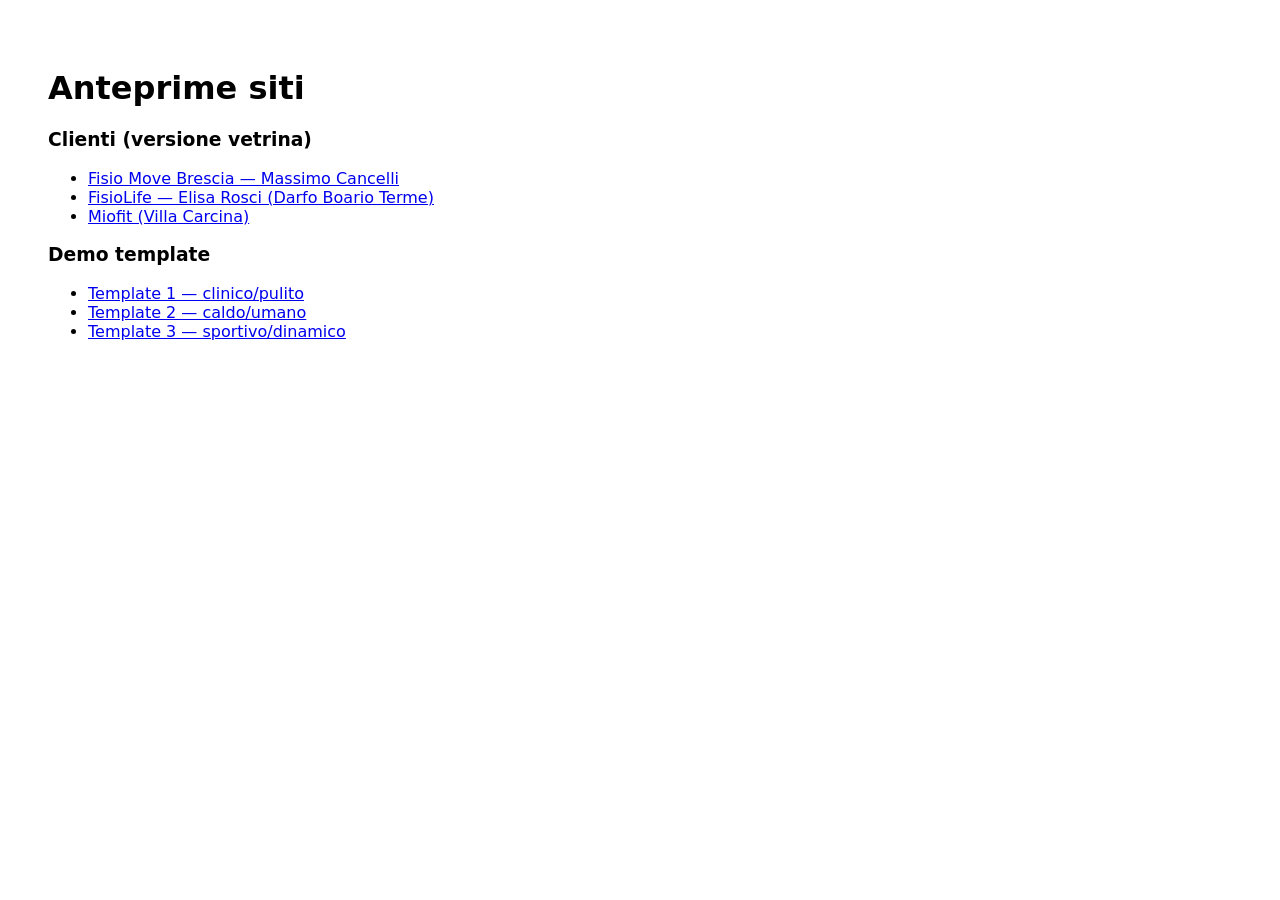
<file: index.html>
<!DOCTYPE html><html lang="it"><head><meta charset="utf-8"><title>Anteprime</title></head>
<body style="font-family:system-ui;padding:40px"><h1>Anteprime siti</h1>
<h3>Clienti (versione vetrina)</h3>
<ul>
<li><a href="fisio-move-brescia/">Fisio Move Brescia — Massimo Cancelli</a></li>
<li><a href="fisiolife-darfo/">FisioLife — Elisa Rosci (Darfo Boario Terme)</a></li>
<li><a href="miofit/">Miofit (Villa Carcina)</a></li>
</ul>
<h3>Demo template</h3>
<ul>
<li><a href="demo/">Template 1 — clinico/pulito</a></li>
<li><a href="demo-caldo/">Template 2 — caldo/umano</a></li>
<li><a href="demo-sportivo/">Template 3 — sportivo/dinamico</a></li>
</ul></body></html>
</file>
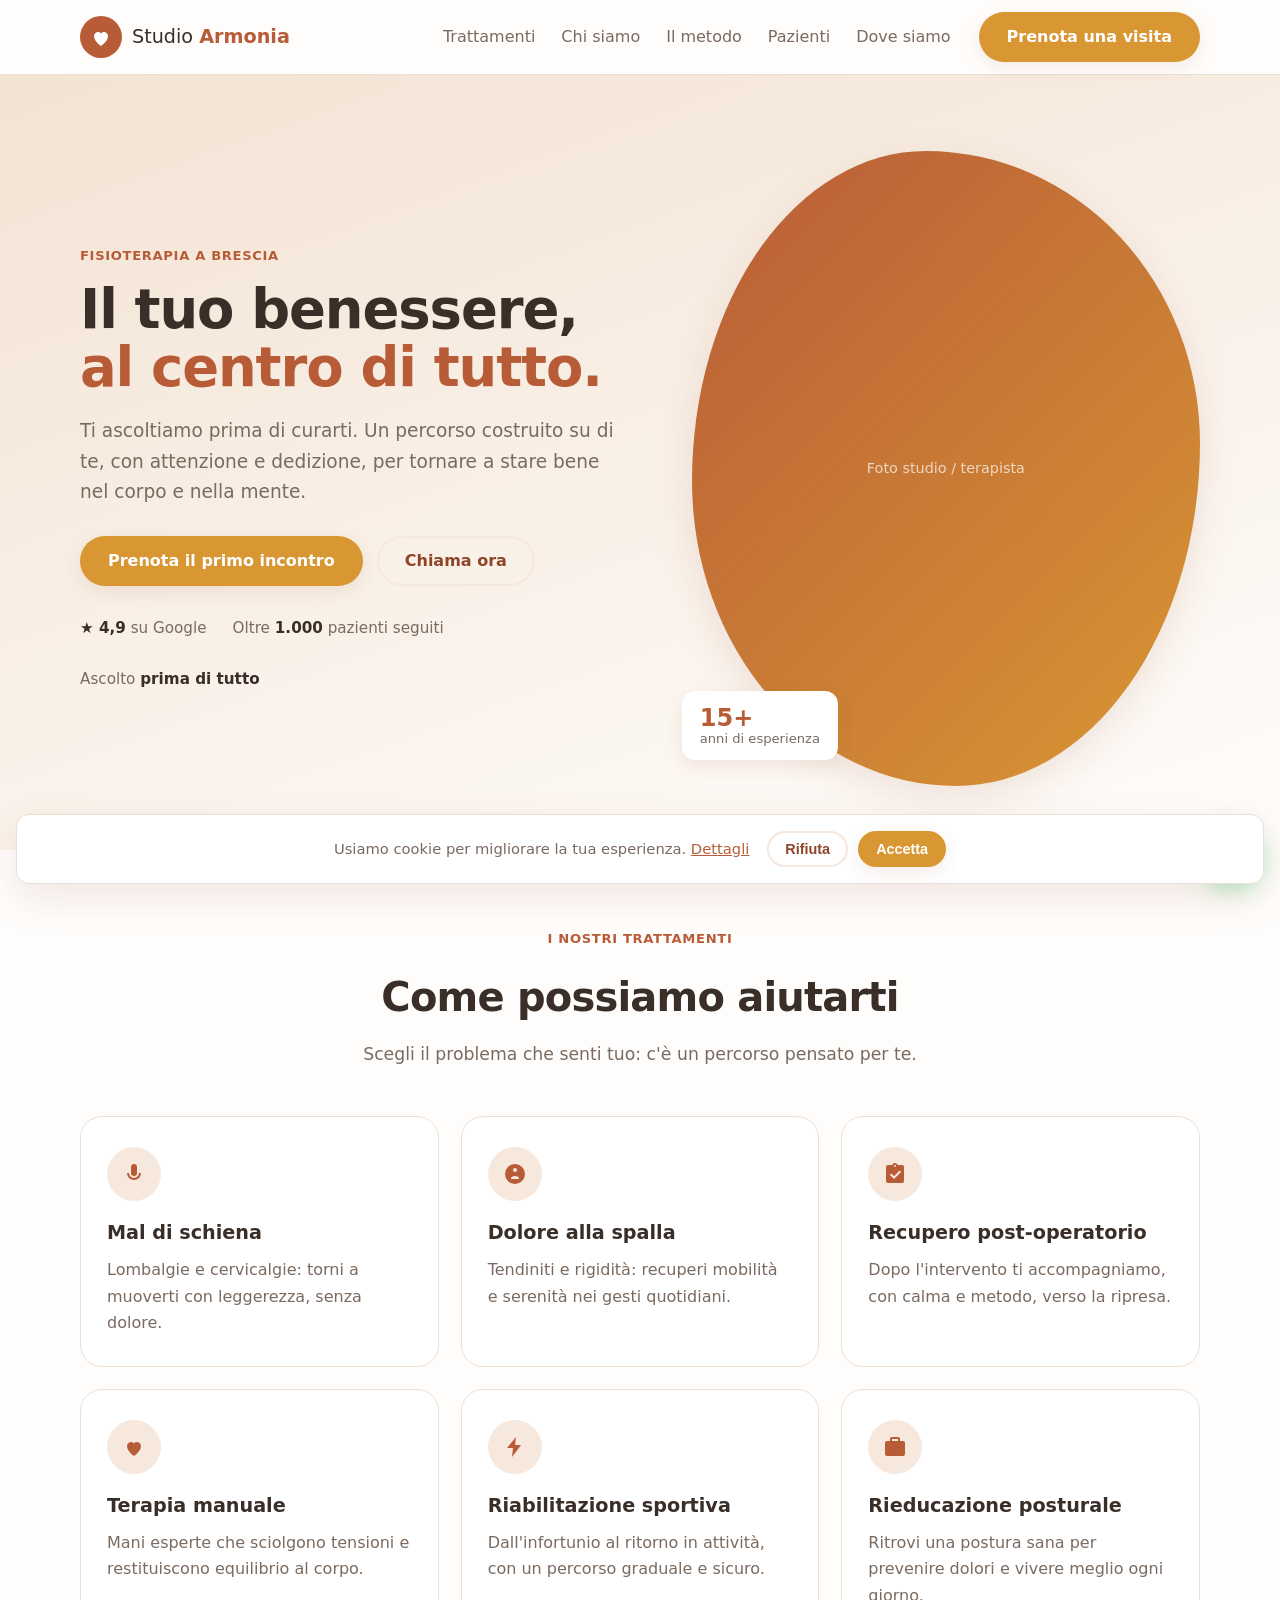
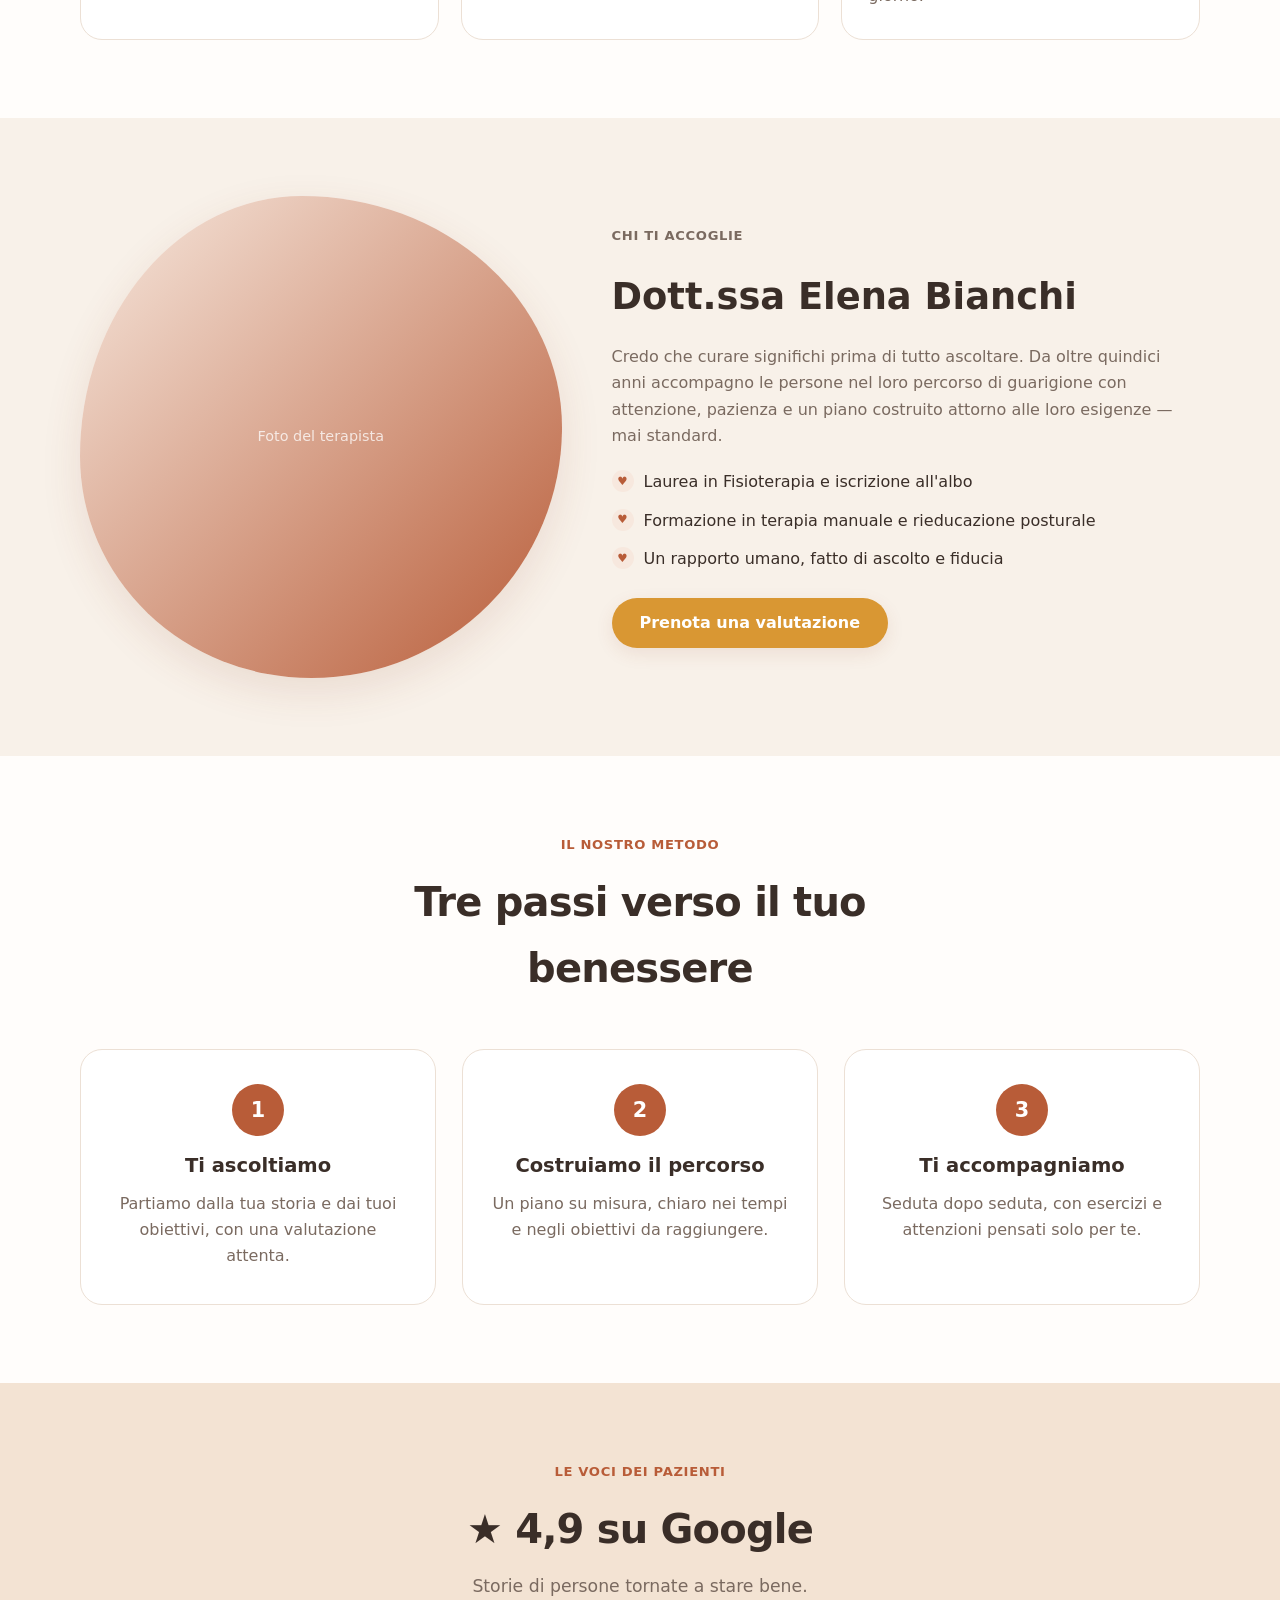
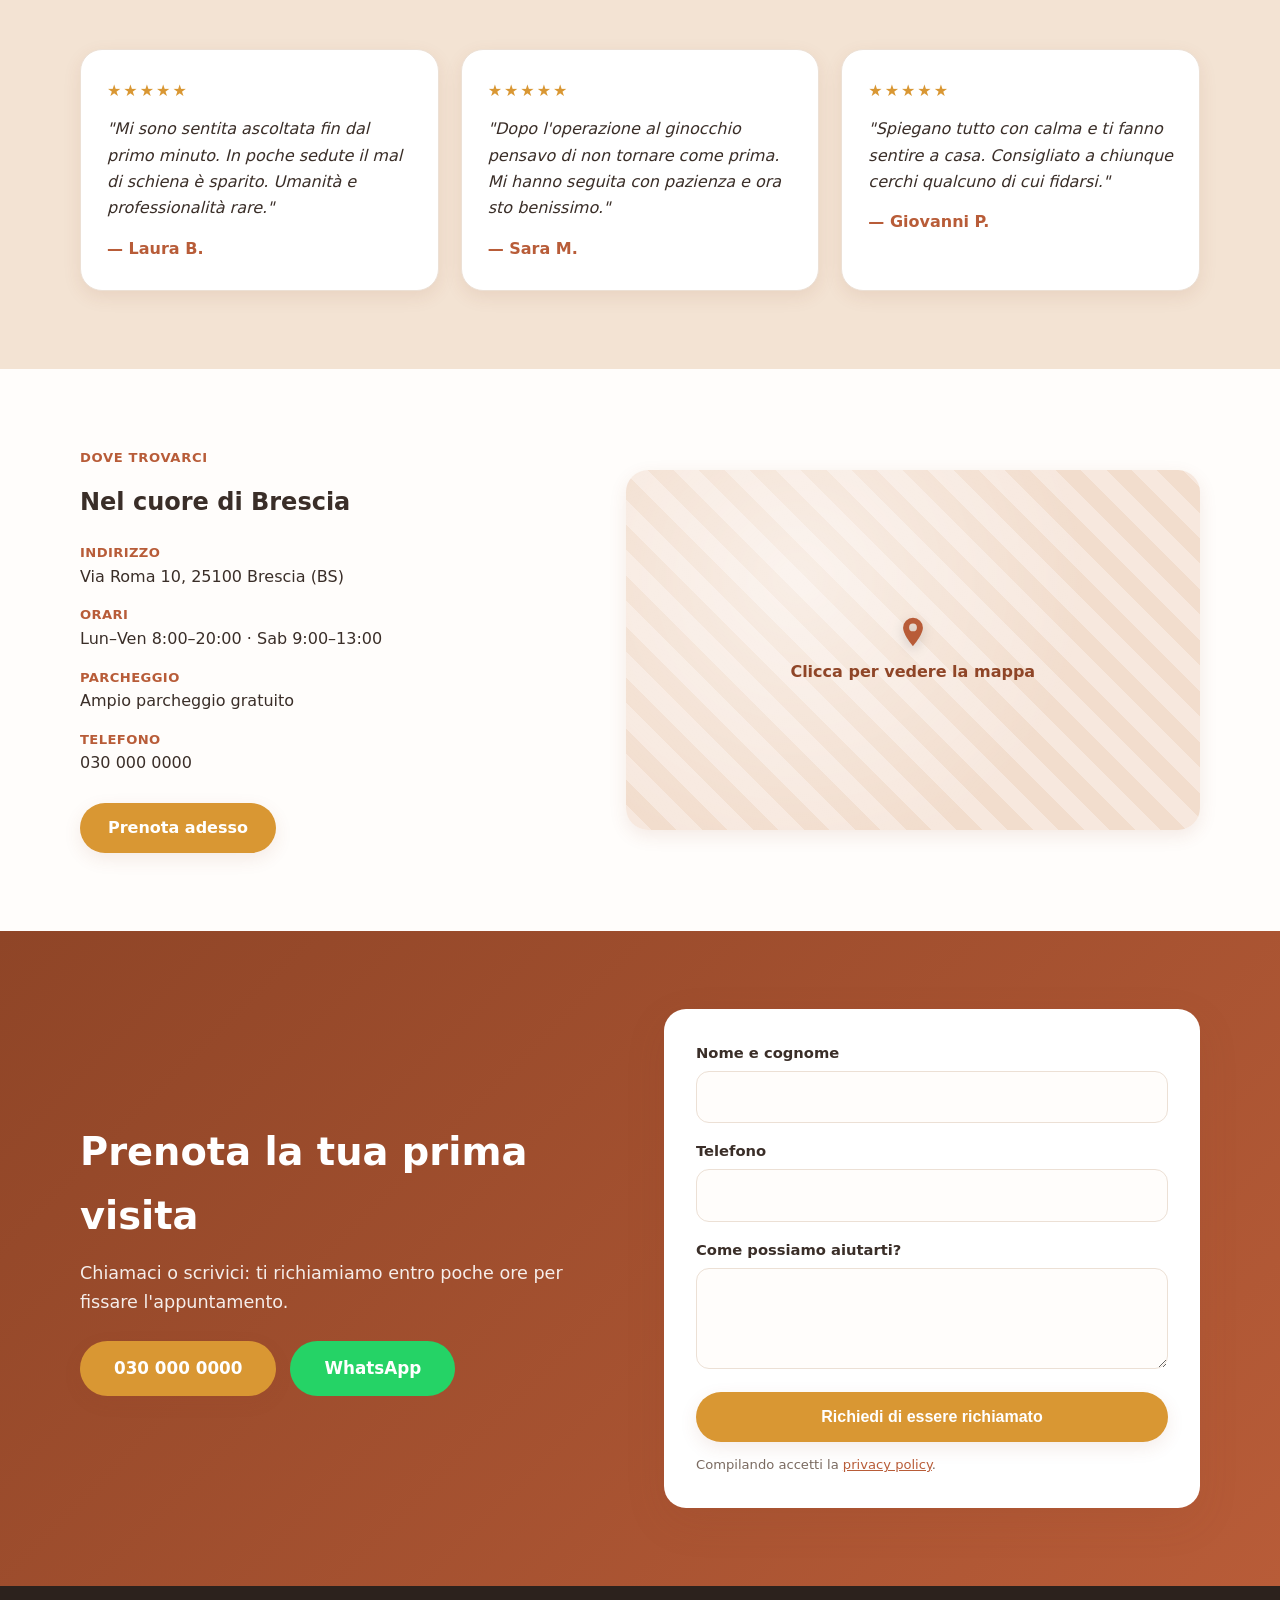
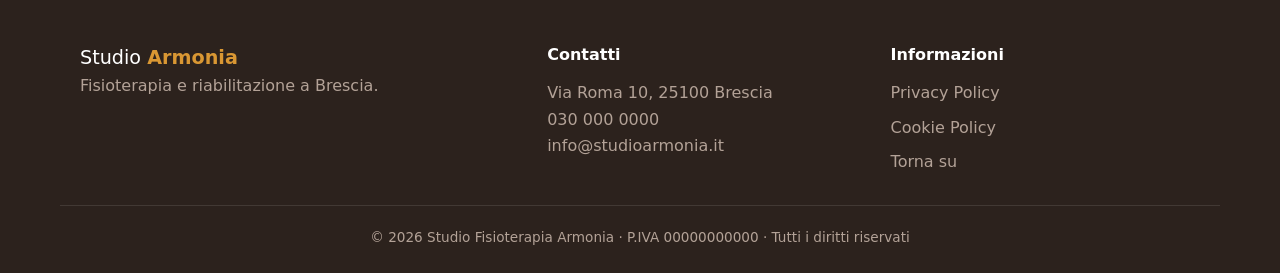
<file: demo-caldo/index.html>
<!DOCTYPE html>
<html lang="it">
<head>
  <meta charset="UTF-8" />
  <meta name="viewport" content="width=device-width, initial-scale=1.0" />
  <title>Studio Fisioterapia Armonia — Fisioterapista a Brescia</title>
  <meta name="description" content="Studio di fisioterapia a Brescia: riabilitazione, terapia manuale e recupero con un approccio umano e personalizzato. Prenota la tua prima visita." />
  <link rel="stylesheet" href="css/style.css" />
</head>
<body>

  <!-- ============ HEADER ============ -->
  <header class="site-header" id="top">
    <div class="container header-inner">
      <a href="#top" class="brand">
        <!-- [[LOGO]] -->
        <span class="brand-mark" aria-hidden="true">
          <svg viewBox="0 0 24 24" width="24" height="24"><path fill="currentColor" d="M12 21s-7-4.5-7-10a4 4 0 0 1 7-2.6A4 4 0 0 1 19 11c0 5.5-7 10-7 10z"/></svg>
        </span>
        <span class="brand-text">Studio <strong>Armonia</strong></span>
      </a>
      <nav class="main-nav" id="mainNav">
        <a href="#servizi">Trattamenti</a>
        <a href="#chi-siamo">Chi siamo</a>
        <a href="#perche">Il metodo</a>
        <a href="#recensioni">Pazienti</a>
        <a href="#dove">Dove siamo</a>
      </nav>
      <a href="#contatti" class="btn btn-cta header-cta">Prenota una visita</a>
      <button class="hamburger" id="hamburger" aria-label="Apri menu" aria-expanded="false">
        <span></span><span></span><span></span>
      </button>
    </div>
  </header>

  <!-- ============ HERO ============ -->
  <section class="hero">
    <div class="container hero-grid">
      <div class="hero-copy">
        <p class="eyebrow">Fisioterapia a Brescia</p>
        <h1>Il tuo benessere, <span>al centro di tutto.</span></h1>
        <p class="lead">
          Ti ascoltiamo prima di curarti. Un percorso costruito su di te, con
          attenzione e dedizione, per tornare a stare bene nel corpo e nella mente.
        </p>
        <div class="hero-actions">
          <a href="#contatti" class="btn btn-cta">Prenota il primo incontro</a>
          <!-- [[TELEFONO]] -->
          <a href="tel:+390300000000" class="btn btn-ghost">Chiama ora</a>
        </div>
        <ul class="hero-trust">
          <li><strong>★ 4,9</strong> su Google</li>
          <li>Oltre <strong>1.000</strong> pazienti seguiti</li>
          <li>Ascolto <strong>prima di tutto</strong></li>
        </ul>
      </div>
      <div class="hero-media">
        <!-- [[FOTO_HERO]] -->
        <div class="hero-photo" role="img" aria-label="Studio di fisioterapia"></div>
        <div class="hero-badge">
          <strong>15+</strong><span>anni di esperienza</span>
        </div>
      </div>
    </div>
  </section>

  <!-- ============ SERVIZI ============ -->
  <section class="section" id="servizi">
    <div class="container">
      <div class="section-head">
        <p class="eyebrow">I nostri trattamenti</p>
        <h2>Come possiamo aiutarti</h2>
        <p class="section-sub">Scegli il problema che senti tuo: c'è un percorso pensato per te.</p>
      </div>
      <div class="cards">
        <article class="card">
          <span class="card-icon"><svg viewBox="0 0 24 24" width="24" height="24"><path fill="currentColor" d="M12 2a3 3 0 0 1 3 3v6a3 3 0 0 1-6 0V5a3 3 0 0 1 3-3zm-7 9a7 7 0 0 0 14 0h-2a5 5 0 0 1-10 0H5z"/></svg></span>
          <h3>Mal di schiena</h3>
          <p>Lombalgie e cervicalgie: torni a muoverti con leggerezza, senza dolore.</p>
        </article>
        <article class="card">
          <span class="card-icon"><svg viewBox="0 0 24 24" width="24" height="24"><path fill="currentColor" d="M12 2a10 10 0 1 0 0 20 10 10 0 0 0 0-20zm0 4a2 2 0 1 1 0 4 2 2 0 0 1 0-4zm4 11H8v-1c0-1.3 2.7-2 4-2s4 .7 4 2v1z"/></svg></span>
          <h3>Dolore alla spalla</h3>
          <p>Tendiniti e rigidità: recuperi mobilità e serenità nei gesti quotidiani.</p>
        </article>
        <article class="card">
          <span class="card-icon"><svg viewBox="0 0 24 24" width="24" height="24"><path fill="currentColor" d="M19 3h-4.2A3 3 0 0 0 9.2 3H5a2 2 0 0 0-2 2v14a2 2 0 0 0 2 2h14a2 2 0 0 0 2-2V5a2 2 0 0 0-2-2zm-7 0a1 1 0 1 1 0 2 1 1 0 0 1 0-2zm-1 14-4-4 1.4-1.4L11 14.2l5.6-5.6L18 10l-7 7z"/></svg></span>
          <h3>Recupero post-operatorio</h3>
          <p>Dopo l'intervento ti accompagniamo, con calma e metodo, verso la ripresa.</p>
        </article>
        <article class="card">
          <span class="card-icon"><svg viewBox="0 0 24 24" width="24" height="24"><path fill="currentColor" d="M12 21s-7-4.5-7-10a4 4 0 0 1 7-2.6A4 4 0 0 1 19 11c0 5.5-7 10-7 10z"/></svg></span>
          <h3>Terapia manuale</h3>
          <p>Mani esperte che sciolgono tensioni e restituiscono equilibrio al corpo.</p>
        </article>
        <article class="card">
          <span class="card-icon"><svg viewBox="0 0 24 24" width="24" height="24"><path fill="currentColor" d="m13 2-9 11h6l-1 9 9-12h-6l1-8z"/></svg></span>
          <h3>Riabilitazione sportiva</h3>
          <p>Dall'infortunio al ritorno in attività, con un percorso graduale e sicuro.</p>
        </article>
        <article class="card">
          <span class="card-icon"><svg viewBox="0 0 24 24" width="24" height="24"><path fill="currentColor" d="M20 6h-3V4a2 2 0 0 0-2-2H9a2 2 0 0 0-2 2v2H4a2 2 0 0 0-2 2v11a2 2 0 0 0 2 2h16a2 2 0 0 0 2-2V8a2 2 0 0 0-2-2zM9 4h6v2H9V4z"/></svg></span>
          <h3>Rieducazione posturale</h3>
          <p>Ritrovi una postura sana per prevenire dolori e vivere meglio ogni giorno.</p>
        </article>
      </div>
    </div>
  </section>

  <!-- ============ CHI SIAMO ============ -->
  <section class="section section-alt" id="chi-siamo">
    <div class="container about-grid">
      <div class="about-media">
        <!-- [[FOTO_TERAPISTA]] -->
        <div class="about-photo" role="img" aria-label="Il fisioterapista"></div>
      </div>
      <div class="about-copy">
        <p class="eyebrow">Chi ti accoglie</p>
        <h2>Dott.ssa Elena Bianchi</h2>
        <p>
          Credo che curare significhi prima di tutto ascoltare. Da oltre quindici anni
          accompagno le persone nel loro percorso di guarigione con attenzione,
          pazienza e un piano costruito attorno alle loro esigenze — mai standard.
        </p>
        <ul class="ticks">
          <li>Laurea in Fisioterapia e iscrizione all'albo</li>
          <li>Formazione in terapia manuale e rieducazione posturale</li>
          <li>Un rapporto umano, fatto di ascolto e fiducia</li>
        </ul>
        <a href="#contatti" class="btn btn-cta">Prenota una valutazione</a>
      </div>
    </div>
  </section>

  <!-- ============ IL METODO ============ -->
  <section class="section" id="perche">
    <div class="container">
      <div class="section-head">
        <p class="eyebrow">Il nostro metodo</p>
        <h2>Tre passi verso il tuo benessere</h2>
      </div>
      <div class="features">
        <div class="feature">
          <span class="feature-num">1</span>
          <h3>Ti ascoltiamo</h3>
          <p>Partiamo dalla tua storia e dai tuoi obiettivi, con una valutazione attenta.</p>
        </div>
        <div class="feature">
          <span class="feature-num">2</span>
          <h3>Costruiamo il percorso</h3>
          <p>Un piano su misura, chiaro nei tempi e negli obiettivi da raggiungere.</p>
        </div>
        <div class="feature">
          <span class="feature-num">3</span>
          <h3>Ti accompagniamo</h3>
          <p>Seduta dopo seduta, con esercizi e attenzioni pensati solo per te.</p>
        </div>
      </div>
    </div>
  </section>

  <!-- ============ RECENSIONI ============ -->
  <section class="section section-warm" id="recensioni">
    <div class="container">
      <div class="section-head">
        <p class="eyebrow">Le voci dei pazienti</p>
        <h2>★ 4,9 su Google</h2>
        <p class="section-sub">Storie di persone tornate a stare bene.</p>
      </div>
      <div class="reviews">
        <blockquote class="review">
          <div class="stars" aria-label="5 stelle">★★★★★</div>
          <p>"Mi sono sentita ascoltata fin dal primo minuto. In poche sedute il mal di schiena è sparito. Umanità e professionalità rare."</p>
          <cite>— Laura B.</cite>
        </blockquote>
        <blockquote class="review">
          <div class="stars" aria-label="5 stelle">★★★★★</div>
          <p>"Dopo l'operazione al ginocchio pensavo di non tornare come prima. Mi hanno seguita con pazienza e ora sto benissimo."</p>
          <cite>— Sara M.</cite>
        </blockquote>
        <blockquote class="review">
          <div class="stars" aria-label="5 stelle">★★★★★</div>
          <p>"Spiegano tutto con calma e ti fanno sentire a casa. Consigliato a chiunque cerchi qualcuno di cui fidarsi."</p>
          <cite>— Giovanni P.</cite>
        </blockquote>
      </div>
    </div>
  </section>

  <!-- ============ DOVE SIAMO ============ -->
  <section class="section" id="dove">
    <div class="container dove-grid">
      <div class="dove-info">
        <p class="eyebrow">Dove trovarci</p>
        <h2>Nel cuore di Brescia</h2>
        <ul class="contact-list">
          <!-- [[INDIRIZZO]] -->
          <li><strong>Indirizzo</strong> Via Roma 10, 25100 Brescia (BS)</li>
          <!-- [[ORARI]] -->
          <li><strong>Orari</strong> Lun–Ven 8:00–20:00 · Sab 9:00–13:00</li>
          <li><strong>Parcheggio</strong> Ampio parcheggio gratuito</li>
          <!-- [[TELEFONO]] -->
          <li><strong>Telefono</strong> <a href="tel:+390300000000">030 000 0000</a></li>
        </ul>
        <a href="#contatti" class="btn btn-cta">Prenota adesso</a>
      </div>
      <div class="dove-map">
        <!-- [[MAPPA]] -->
        <button class="map-facade" id="mapFacade"
          data-map="https://www.openstreetmap.org/export/embed.html?bbox=10.20%2C45.53%2C10.24%2C45.55&layer=mapnik"
          aria-label="Carica la mappa dello studio">
          <span class="map-pin">
            <svg viewBox="0 0 24 24" width="34" height="34" aria-hidden="true"><path fill="currentColor" d="M12 2a7 7 0 0 0-7 7c0 5 7 13 7 13s7-8 7-13a7 7 0 0 0-7-7zm0 9.5A2.5 2.5 0 1 1 12 6a2.5 2.5 0 0 1 0 5.5z"/></svg>
          </span>
          <span class="map-label">Clicca per vedere la mappa</span>
        </button>
      </div>
    </div>
  </section>

  <!-- ============ CONTATTI ============ -->
  <section class="section section-cta" id="contatti">
    <div class="container contatti-grid">
      <div class="contatti-copy">
        <h2>Prenota la tua prima visita</h2>
        <p>Chiamaci o scrivici: ti richiamiamo entro poche ore per fissare l'appuntamento.</p>
        <div class="contatti-actions">
          <!-- [[TELEFONO]] -->
          <a href="tel:+390300000000" class="btn btn-cta btn-lg">030 000 0000</a>
          <!-- [[WHATSAPP]] -->
          <a href="https://wa.me/390300000000" class="btn btn-wa btn-lg">WhatsApp</a>
        </div>
      </div>
      <form class="contatti-form" onsubmit="return false;">
        <label>Nome e cognome <input type="text" name="nome" required /></label>
        <label>Telefono <input type="tel" name="tel" required /></label>
        <label>Come possiamo aiutarti? <textarea name="msg" rows="3"></textarea></label>
        <button type="submit" class="btn btn-cta btn-block">Richiedi di essere richiamato</button>
        <p class="form-note">Compilando accetti la <a href="privacy.html">privacy policy</a>.</p>
      </form>
    </div>
  </section>

  <!-- ============ FOOTER ============ -->
  <footer class="site-footer">
    <div class="container footer-grid">
      <div>
        <span class="brand-text footer-brand">Studio <strong>Armonia</strong></span>
        <p>Fisioterapia e riabilitazione a Brescia.</p>
      </div>
      <div>
        <h4>Contatti</h4>
        <!-- [[INDIRIZZO]] [[TELEFONO]] [[EMAIL]] -->
        <p>Via Roma 10, 25100 Brescia<br>030 000 0000<br>info@studioarmonia.it</p>
      </div>
      <div>
        <h4>Informazioni</h4>
        <ul class="footer-links">
          <li><a href="privacy.html">Privacy Policy</a></li>
          <li><a href="cookie.html">Cookie Policy</a></li>
          <li><a href="#top">Torna su</a></li>
        </ul>
      </div>
    </div>
    <div class="container footer-bottom">
      <!-- [[PIVA]] -->
      <p>© <span id="year"></span> Studio Fisioterapia Armonia · P.IVA 00000000000 · Tutti i diritti riservati</p>
    </div>
  </footer>

  <!-- WhatsApp flottante -->
  <!-- [[WHATSAPP]] -->
  <a href="https://wa.me/390300000000?text=Salve,%20vorrei%20informazioni%20per%20una%20visita"
     class="wa-float" target="_blank" rel="noopener" aria-label="Scrivici su WhatsApp">
    <svg viewBox="0 0 24 24" width="30" height="30" aria-hidden="true"><path fill="currentColor" d="M.06 24l1.68-6.14A11.87 11.87 0 0 1 .16 11.9C.16 5.34 5.5 0 12.06 0a11.82 11.82 0 0 1 8.42 3.5 11.82 11.82 0 0 1 3.48 8.4c0 6.56-5.34 11.9-11.9 11.9a11.9 11.9 0 0 1-5.7-1.45L.06 24zM6.6 20.2l.36.22a9.87 9.87 0 0 0 5.03 1.38h.01c5.45 0 9.9-4.43 9.9-9.88a9.82 9.82 0 0 0-2.9-6.99 9.82 9.82 0 0 0-6.99-2.9c-5.46 0-9.9 4.44-9.9 9.9a9.85 9.85 0 0 0 1.5 5.24l.24.38-1 3.63 3.75-.98zM17.4 14.3c-.07-.12-.27-.2-.57-.35-.3-.15-1.76-.87-2.03-.97-.27-.1-.47-.15-.67.15-.2.3-.77.96-.94 1.16-.17.2-.35.22-.64.07a8.1 8.1 0 0 1-2.4-1.48 8.94 8.94 0 0 1-1.65-2.06c-.17-.3-.02-.46.13-.6.13-.14.3-.35.44-.52.15-.17.2-.3.3-.5.1-.2.05-.37-.02-.52-.08-.15-.67-1.6-.92-2.2-.24-.58-.48-.5-.67-.5l-.57-.02c-.2 0-.52.08-.8.37-.27.3-1.04 1.02-1.04 2.48s1.07 2.88 1.22 3.08c.15.2 2.1 3.2 5.08 4.5.71.3 1.26.48 1.7.62.71.22 1.36.2 1.87.12.57-.08 1.76-.72 2-1.4.25-.7.25-1.28.18-1.4z"/></svg>
  </a>

  <!-- Cookie banner -->
  <div class="cookie-banner" id="cookieBanner" hidden>
    <p>Usiamo cookie per migliorare la tua esperienza. <a href="cookie.html">Dettagli</a></p>
    <div class="cookie-actions">
      <button class="btn btn-ghost btn-sm" data-cookie="reject">Rifiuta</button>
      <button class="btn btn-cta btn-sm" data-cookie="accept">Accetta</button>
    </div>
  </div>

  <script src="js/main.js"></script>
</body>
</html>
</file>
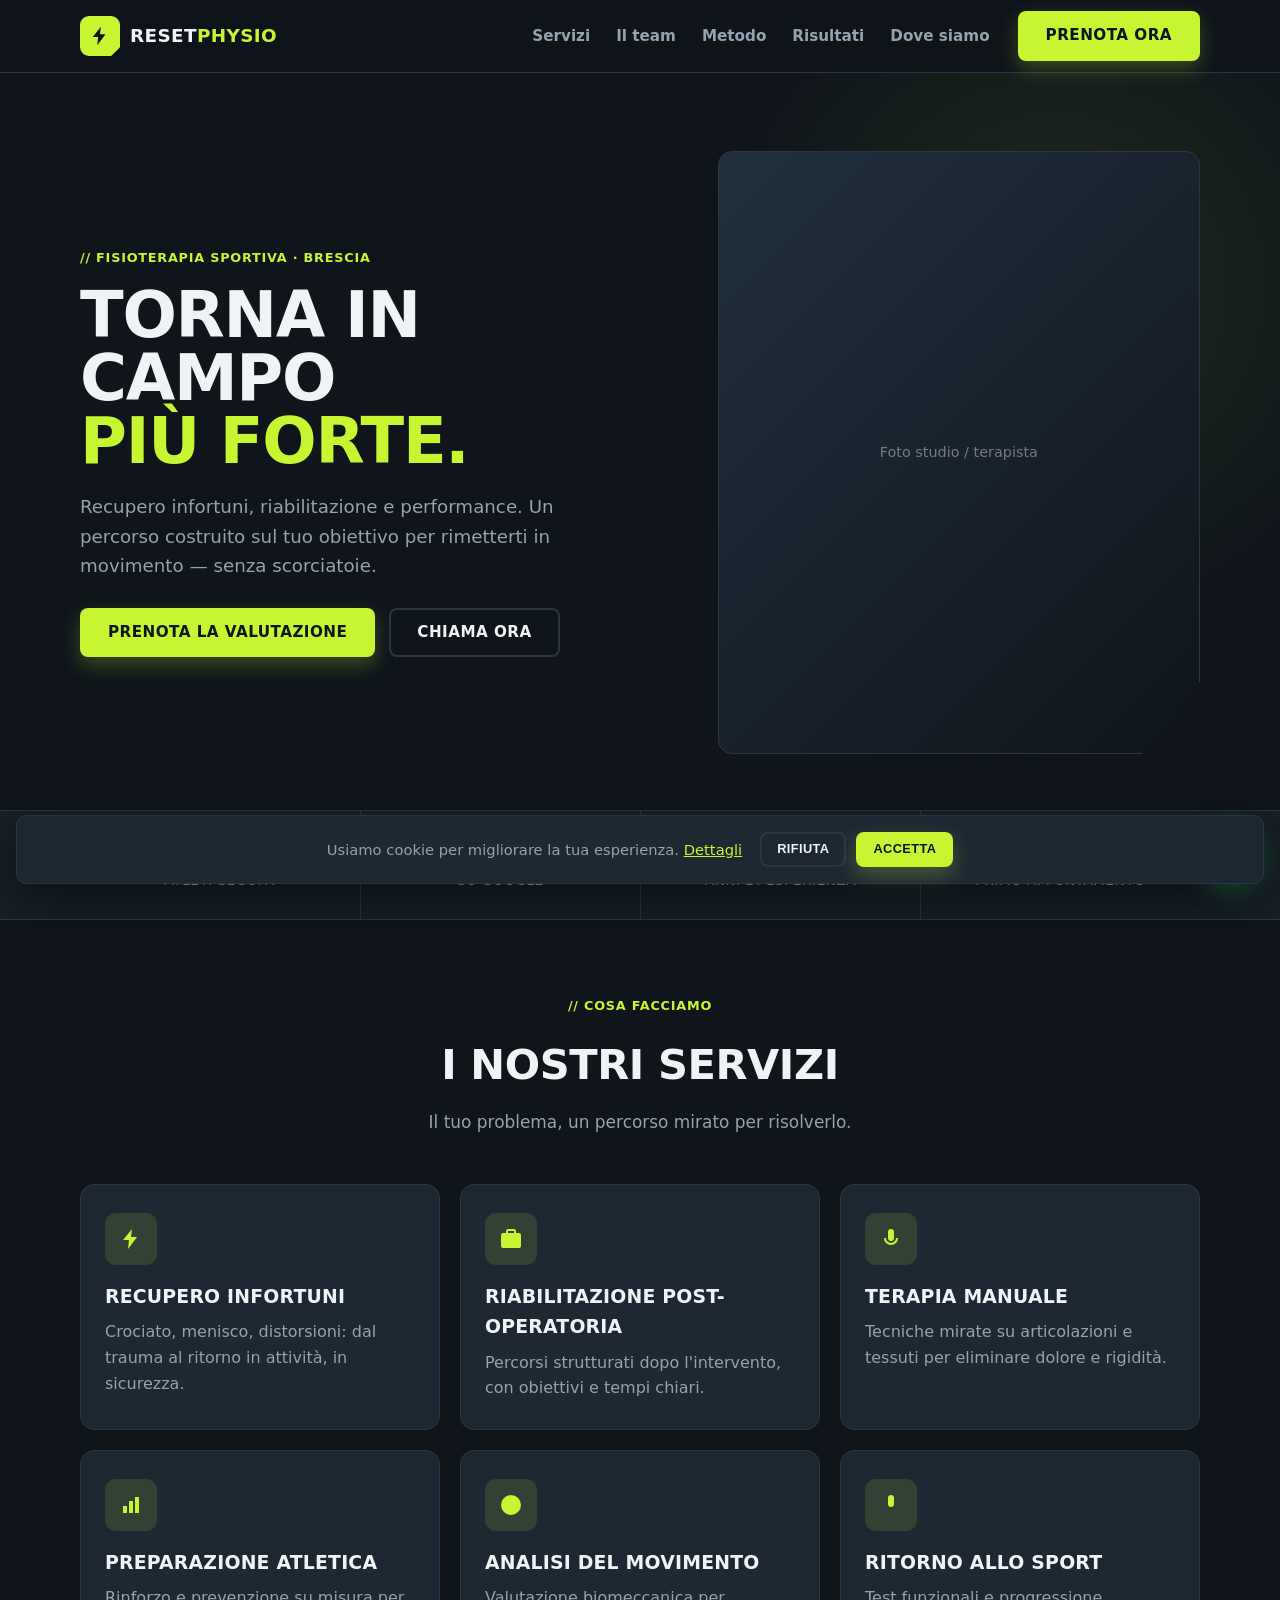
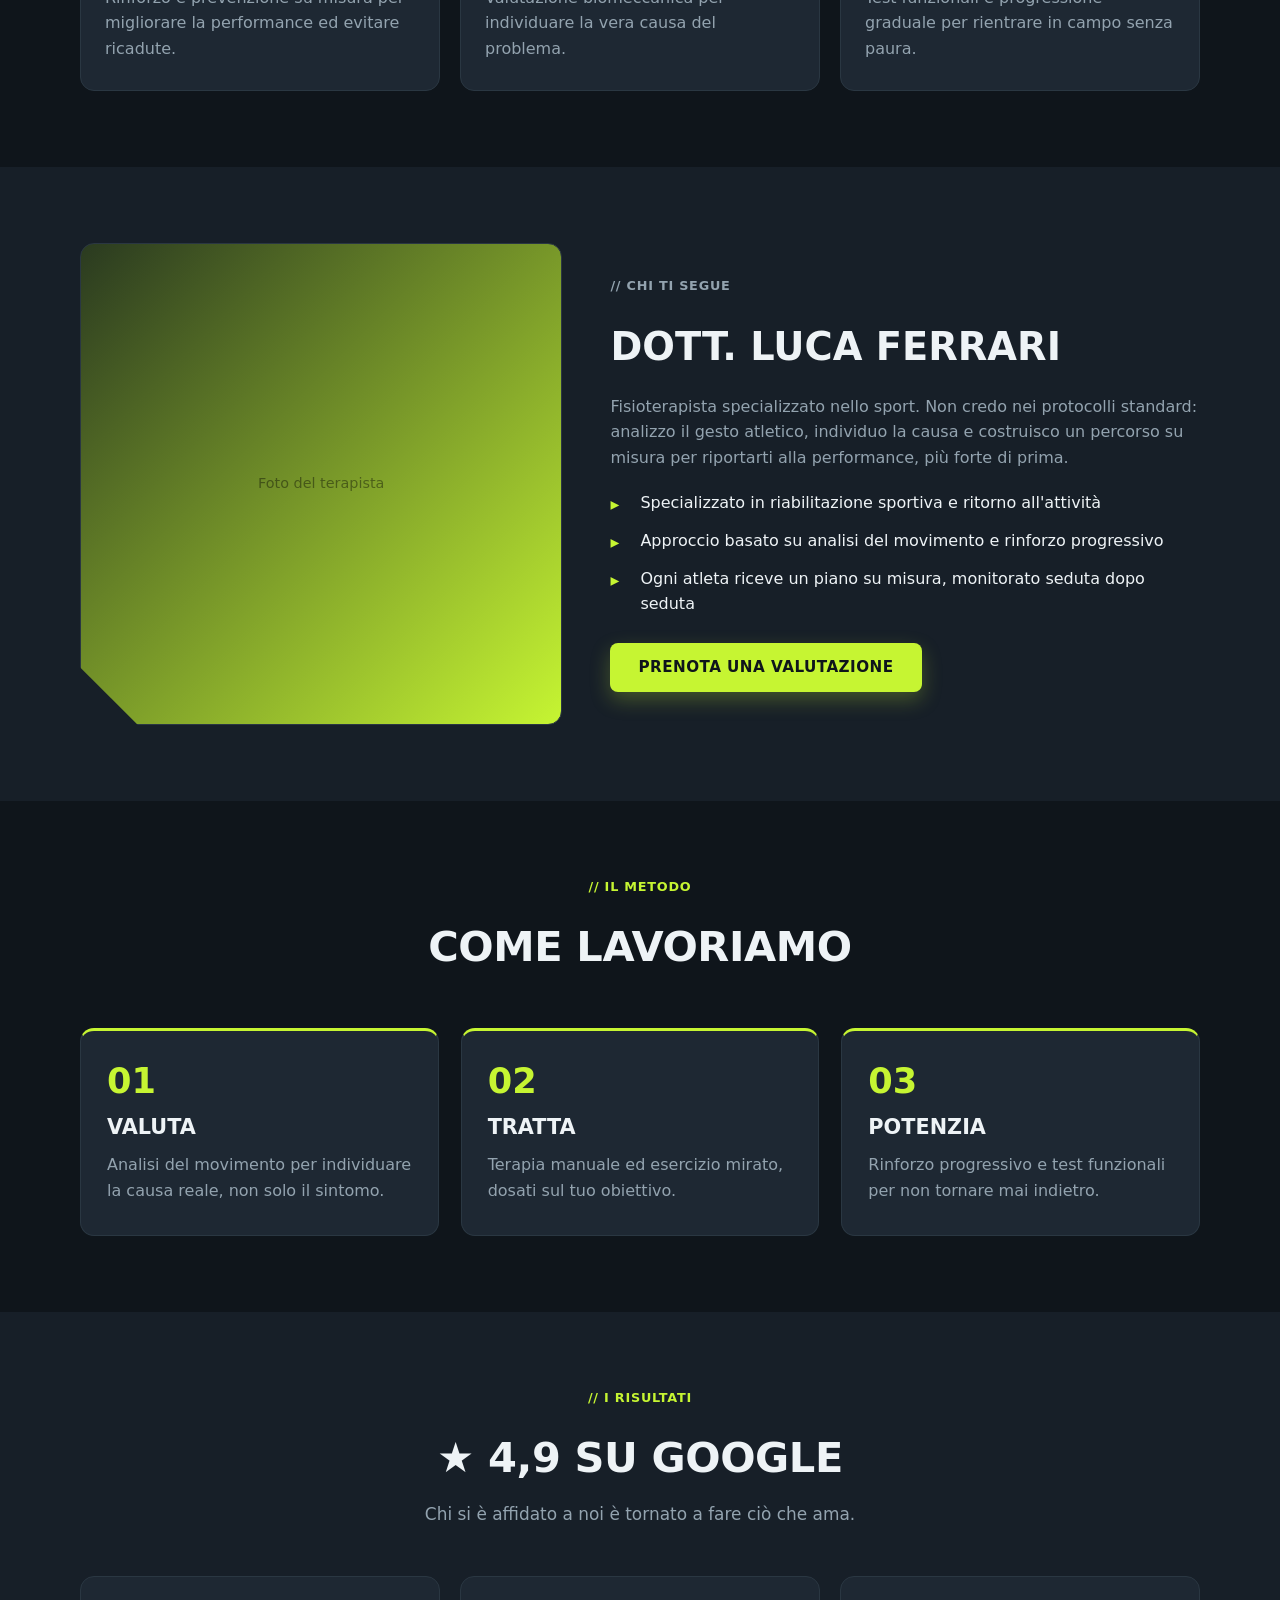
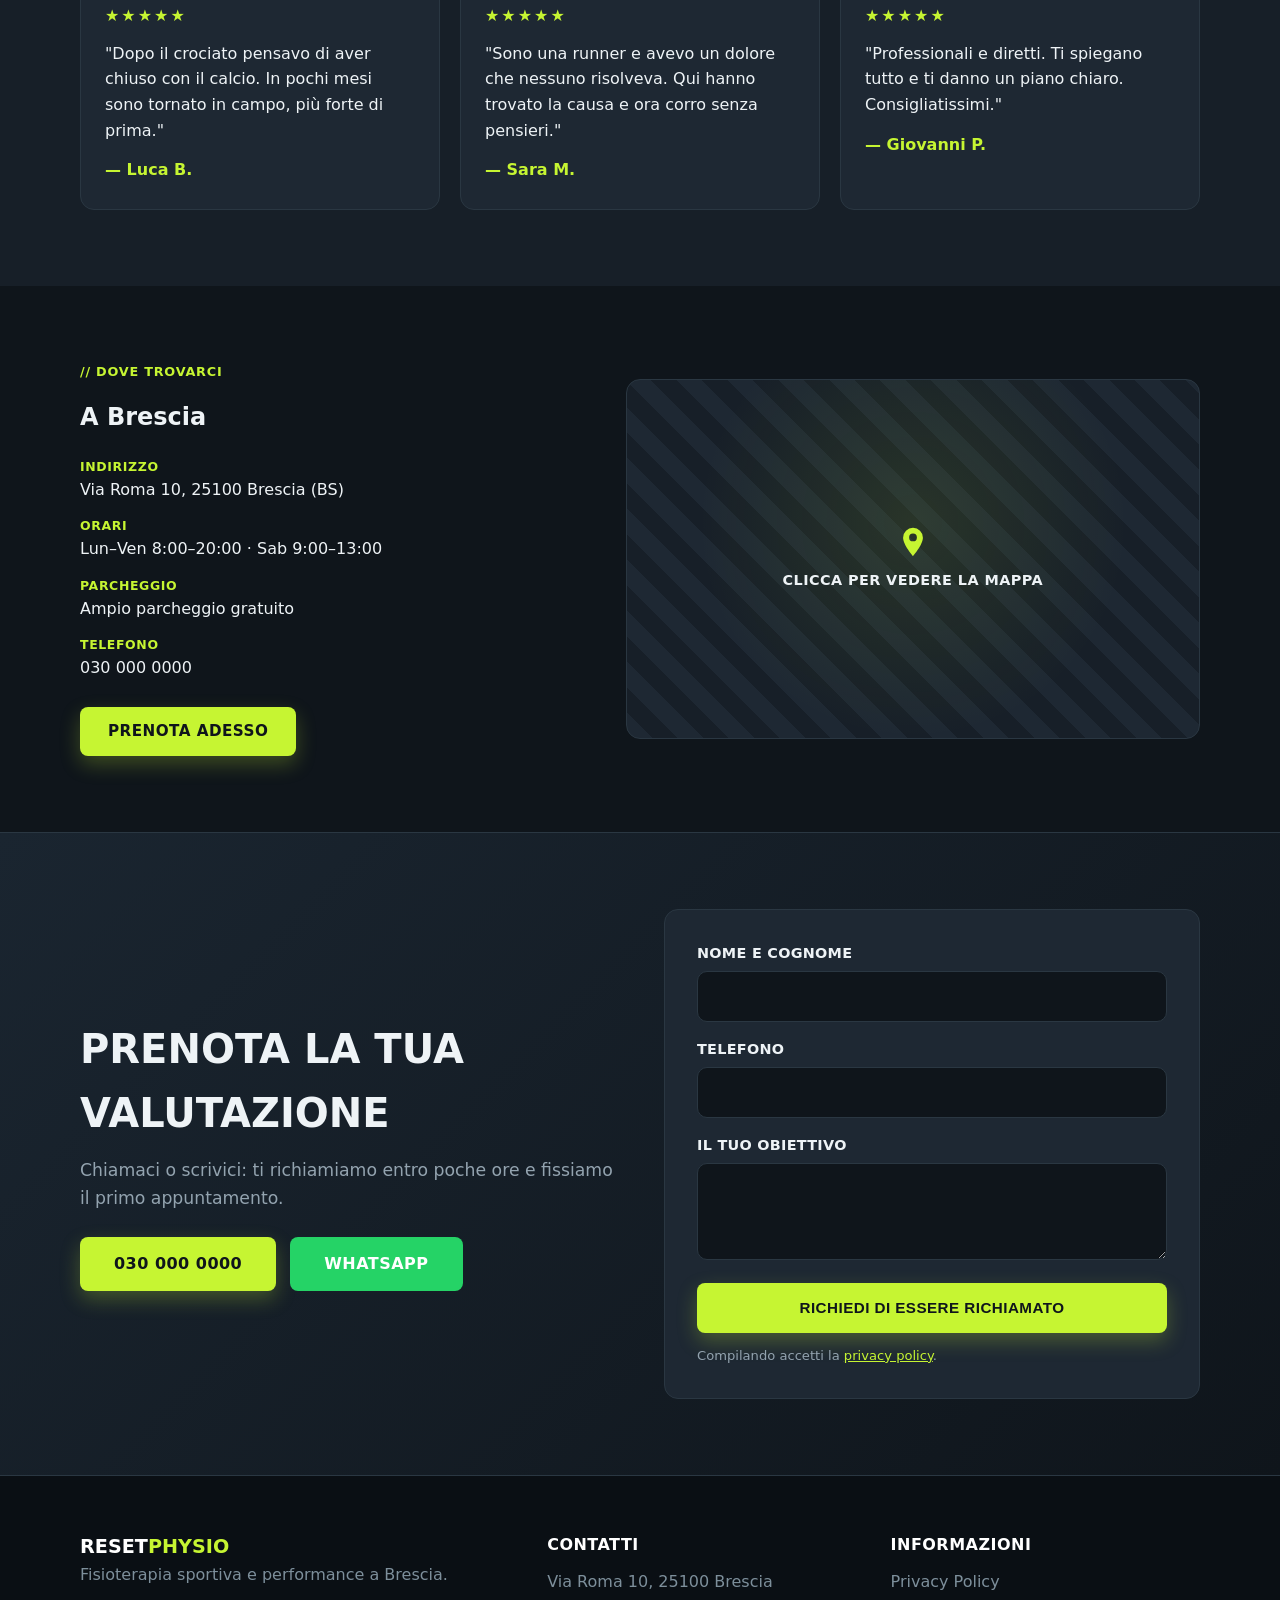
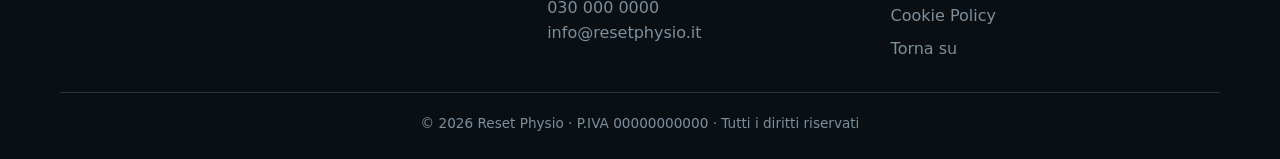
<file: demo-sportivo/index.html>
<!DOCTYPE html>
<html lang="it">
<head>
  <meta charset="UTF-8" />
  <meta name="viewport" content="width=device-width, initial-scale=1.0" />
  <title>Reset Physio — Fisioterapia sportiva e performance a Brescia</title>
  <meta name="description" content="Studio di fisioterapia sportiva a Brescia: recupero infortuni, ritorno all'attività e performance. Percorsi su misura per atleti e sportivi. Prenota la tua valutazione." />
  <link rel="stylesheet" href="css/style.css" />
</head>
<body>

  <!-- ============ HEADER ============ -->
  <header class="site-header" id="top">
    <div class="container header-inner">
      <a href="#top" class="brand">
        <!-- [[LOGO]] -->
        <span class="brand-mark" aria-hidden="true">
          <svg viewBox="0 0 24 24" width="22" height="22"><path fill="currentColor" d="m13 2-9 11h6l-1 9 9-12h-6l1-8z"/></svg>
        </span>
        <span class="brand-text">RESET<strong>PHYSIO</strong></span>
      </a>
      <nav class="main-nav" id="mainNav">
        <a href="#servizi">Servizi</a>
        <a href="#chi-siamo">Il team</a>
        <a href="#perche">Metodo</a>
        <a href="#recensioni">Risultati</a>
        <a href="#dove">Dove siamo</a>
      </nav>
      <a href="#contatti" class="btn btn-cta header-cta">Prenota ora</a>
      <button class="hamburger" id="hamburger" aria-label="Apri menu" aria-expanded="false">
        <span></span><span></span><span></span>
      </button>
    </div>
  </header>

  <!-- ============ HERO ============ -->
  <section class="hero">
    <div class="container hero-grid">
      <div class="hero-copy">
        <p class="eyebrow">// Fisioterapia sportiva · Brescia</p>
        <h1>Torna in campo<br><span>più forte.</span></h1>
        <p class="lead">
          Recupero infortuni, riabilitazione e performance. Un percorso costruito
          sul tuo obiettivo per rimetterti in movimento — senza scorciatoie.
        </p>
        <div class="hero-actions">
          <a href="#contatti" class="btn btn-cta">Prenota la valutazione</a>
          <!-- [[TELEFONO]] -->
          <a href="tel:+390300000000" class="btn btn-ghost">Chiama ora</a>
        </div>
      </div>
      <div class="hero-media">
        <!-- [[FOTO_HERO]] -->
        <div class="hero-photo" role="img" aria-label="Studio di fisioterapia sportiva"></div>
      </div>
    </div>
    <div class="hero-stats">
      <div class="container stats-row">
        <div class="stat"><strong>1.500+</strong><span>atleti seguiti</span></div>
        <div class="stat"><strong>★ 4,9</strong><span>su Google</span></div>
        <div class="stat"><strong>15</strong><span>anni di esperienza</span></div>
        <div class="stat"><strong>48h</strong><span>primo appuntamento</span></div>
      </div>
    </div>
  </section>

  <!-- ============ SERVIZI ============ -->
  <section class="section" id="servizi">
    <div class="container">
      <div class="section-head">
        <p class="eyebrow">// Cosa facciamo</p>
        <h2>I nostri servizi</h2>
        <p class="section-sub">Il tuo problema, un percorso mirato per risolverlo.</p>
      </div>
      <div class="cards">
        <article class="card">
          <span class="card-icon"><svg viewBox="0 0 24 24" width="24" height="24"><path fill="currentColor" d="m13 2-9 11h6l-1 9 9-12h-6l1-8z"/></svg></span>
          <h3>Recupero infortuni</h3>
          <p>Crociato, menisco, distorsioni: dal trauma al ritorno in attività, in sicurezza.</p>
        </article>
        <article class="card">
          <span class="card-icon"><svg viewBox="0 0 24 24" width="24" height="24"><path fill="currentColor" d="M20 6h-3V4a2 2 0 0 0-2-2H9a2 2 0 0 0-2 2v2H4a2 2 0 0 0-2 2v11a2 2 0 0 0 2 2h16a2 2 0 0 0 2-2V8a2 2 0 0 0-2-2zM9 4h6v2H9V4z"/></svg></span>
          <h3>Riabilitazione post-operatoria</h3>
          <p>Percorsi strutturati dopo l'intervento, con obiettivi e tempi chiari.</p>
        </article>
        <article class="card">
          <span class="card-icon"><svg viewBox="0 0 24 24" width="24" height="24"><path fill="currentColor" d="M12 2a3 3 0 0 1 3 3v6a3 3 0 0 1-6 0V5a3 3 0 0 1 3-3zm-7 9a7 7 0 0 0 14 0h-2a5 5 0 0 1-10 0H5z"/></svg></span>
          <h3>Terapia manuale</h3>
          <p>Tecniche mirate su articolazioni e tessuti per eliminare dolore e rigidità.</p>
        </article>
        <article class="card">
          <span class="card-icon"><svg viewBox="0 0 24 24" width="24" height="24"><path fill="currentColor" d="M4 13h4v7H4zM10 8h4v12h-4zM16 4h4v16h-4z"/></svg></span>
          <h3>Preparazione atletica</h3>
          <p>Rinforzo e prevenzione su misura per migliorare la performance ed evitare ricadute.</p>
        </article>
        <article class="card">
          <span class="card-icon"><svg viewBox="0 0 24 24" width="24" height="24"><path fill="currentColor" d="M12 2a10 10 0 1 0 0 20 10 10 0 0 0 0-20zm1 5h-2v6l5 3 1-1.7-4-2.3z"/></svg></span>
          <h3>Analisi del movimento</h3>
          <p>Valutazione biomeccanica per individuare la vera causa del problema.</p>
        </article>
        <article class="card">
          <span class="card-icon"><svg viewBox="0 0 24 24" width="24" height="24"><path fill="currentColor" d="M12 2a3 3 0 0 1 3 3v6a3 3 0 0 1-6 0V5a3 3 0 0 1 3-3z"/></svg></span>
          <h3>Ritorno allo sport</h3>
          <p>Test funzionali e progressione graduale per rientrare in campo senza paura.</p>
        </article>
      </div>
    </div>
  </section>

  <!-- ============ IL TEAM ============ -->
  <section class="section section-alt" id="chi-siamo">
    <div class="container about-grid">
      <div class="about-media">
        <!-- [[FOTO_TERAPISTA]] -->
        <div class="about-photo" role="img" aria-label="Il fisioterapista"></div>
      </div>
      <div class="about-copy">
        <p class="eyebrow">// Chi ti segue</p>
        <h2>Dott. Luca Ferrari</h2>
        <p>
          Fisioterapista specializzato nello sport. Non credo nei protocolli standard:
          analizzo il gesto atletico, individuo la causa e costruisco un percorso su misura
          per riportarti alla performance, più forte di prima.
        </p>
        <ul class="ticks">
          <li>Specializzato in riabilitazione sportiva e ritorno all'attività</li>
          <li>Approccio basato su analisi del movimento e rinforzo progressivo</li>
          <li>Ogni atleta riceve un piano su misura, monitorato seduta dopo seduta</li>
        </ul>
        <a href="#contatti" class="btn btn-cta">Prenota una valutazione</a>
      </div>
    </div>
  </section>

  <!-- ============ METODO ============ -->
  <section class="section" id="perche">
    <div class="container">
      <div class="section-head">
        <p class="eyebrow">// Il metodo</p>
        <h2>Come lavoriamo</h2>
      </div>
      <div class="features">
        <div class="feature">
          <span class="feature-num">01</span>
          <h3>Valuta</h3>
          <p>Analisi del movimento per individuare la causa reale, non solo il sintomo.</p>
        </div>
        <div class="feature">
          <span class="feature-num">02</span>
          <h3>Tratta</h3>
          <p>Terapia manuale ed esercizio mirato, dosati sul tuo obiettivo.</p>
        </div>
        <div class="feature">
          <span class="feature-num">03</span>
          <h3>Potenzia</h3>
          <p>Rinforzo progressivo e test funzionali per non tornare mai indietro.</p>
        </div>
      </div>
    </div>
  </section>

  <!-- ============ RISULTATI ============ -->
  <section class="section section-alt" id="recensioni">
    <div class="container">
      <div class="section-head">
        <p class="eyebrow">// I risultati</p>
        <h2>★ 4,9 su Google</h2>
        <p class="section-sub">Chi si è affidato a noi è tornato a fare ciò che ama.</p>
      </div>
      <div class="reviews">
        <blockquote class="review">
          <div class="stars" aria-label="5 stelle">★★★★★</div>
          <p>"Dopo il crociato pensavo di aver chiuso con il calcio. In pochi mesi sono tornato in campo, più forte di prima."</p>
          <cite>— Luca B.</cite>
        </blockquote>
        <blockquote class="review">
          <div class="stars" aria-label="5 stelle">★★★★★</div>
          <p>"Sono una runner e avevo un dolore che nessuno risolveva. Qui hanno trovato la causa e ora corro senza pensieri."</p>
          <cite>— Sara M.</cite>
        </blockquote>
        <blockquote class="review">
          <div class="stars" aria-label="5 stelle">★★★★★</div>
          <p>"Professionali e diretti. Ti spiegano tutto e ti danno un piano chiaro. Consigliatissimi."</p>
          <cite>— Giovanni P.</cite>
        </blockquote>
      </div>
    </div>
  </section>

  <!-- ============ DOVE SIAMO ============ -->
  <section class="section" id="dove">
    <div class="container dove-grid">
      <div class="dove-info">
        <p class="eyebrow">// Dove trovarci</p>
        <h2>A Brescia</h2>
        <ul class="contact-list">
          <!-- [[INDIRIZZO]] -->
          <li><strong>Indirizzo</strong> Via Roma 10, 25100 Brescia (BS)</li>
          <!-- [[ORARI]] -->
          <li><strong>Orari</strong> Lun–Ven 8:00–20:00 · Sab 9:00–13:00</li>
          <li><strong>Parcheggio</strong> Ampio parcheggio gratuito</li>
          <!-- [[TELEFONO]] -->
          <li><strong>Telefono</strong> <a href="tel:+390300000000">030 000 0000</a></li>
        </ul>
        <a href="#contatti" class="btn btn-cta">Prenota adesso</a>
      </div>
      <div class="dove-map">
        <!-- [[MAPPA]] -->
        <button class="map-facade" id="mapFacade"
          data-map="https://www.openstreetmap.org/export/embed.html?bbox=10.20%2C45.53%2C10.24%2C45.55&layer=mapnik"
          aria-label="Carica la mappa dello studio">
          <span class="map-pin">
            <svg viewBox="0 0 24 24" width="34" height="34" aria-hidden="true"><path fill="currentColor" d="M12 2a7 7 0 0 0-7 7c0 5 7 13 7 13s7-8 7-13a7 7 0 0 0-7-7zm0 9.5A2.5 2.5 0 1 1 12 6a2.5 2.5 0 0 1 0 5.5z"/></svg>
          </span>
          <span class="map-label">Clicca per vedere la mappa</span>
        </button>
      </div>
    </div>
  </section>

  <!-- ============ CONTATTI ============ -->
  <section class="section section-cta" id="contatti">
    <div class="container contatti-grid">
      <div class="contatti-copy">
        <h2>Prenota la tua valutazione</h2>
        <p>Chiamaci o scrivici: ti richiamiamo entro poche ore e fissiamo il primo appuntamento.</p>
        <div class="contatti-actions">
          <!-- [[TELEFONO]] -->
          <a href="tel:+390300000000" class="btn btn-cta btn-lg">030 000 0000</a>
          <!-- [[WHATSAPP]] -->
          <a href="https://wa.me/390300000000" class="btn btn-wa btn-lg">WhatsApp</a>
        </div>
      </div>
      <form class="contatti-form" onsubmit="return false;">
        <label>Nome e cognome <input type="text" name="nome" required /></label>
        <label>Telefono <input type="tel" name="tel" required /></label>
        <label>Il tuo obiettivo <textarea name="msg" rows="3"></textarea></label>
        <button type="submit" class="btn btn-cta btn-block">Richiedi di essere richiamato</button>
        <p class="form-note">Compilando accetti la <a href="privacy.html">privacy policy</a>.</p>
      </form>
    </div>
  </section>

  <!-- ============ FOOTER ============ -->
  <footer class="site-footer">
    <div class="container footer-grid">
      <div>
        <span class="brand-text footer-brand">RESET<strong>PHYSIO</strong></span>
        <p>Fisioterapia sportiva e performance a Brescia.</p>
      </div>
      <div>
        <h4>Contatti</h4>
        <!-- [[INDIRIZZO]] [[TELEFONO]] [[EMAIL]] -->
        <p>Via Roma 10, 25100 Brescia<br>030 000 0000<br>info@resetphysio.it</p>
      </div>
      <div>
        <h4>Informazioni</h4>
        <ul class="footer-links">
          <li><a href="privacy.html">Privacy Policy</a></li>
          <li><a href="cookie.html">Cookie Policy</a></li>
          <li><a href="#top">Torna su</a></li>
        </ul>
      </div>
    </div>
    <div class="container footer-bottom">
      <!-- [[PIVA]] -->
      <p>© <span id="year"></span> Reset Physio · P.IVA 00000000000 · Tutti i diritti riservati</p>
    </div>
  </footer>

  <!-- WhatsApp flottante -->
  <!-- [[WHATSAPP]] -->
  <a href="https://wa.me/390300000000?text=Salve,%20vorrei%20informazioni%20per%20una%20valutazione"
     class="wa-float" target="_blank" rel="noopener" aria-label="Scrivici su WhatsApp">
    <svg viewBox="0 0 24 24" width="30" height="30" aria-hidden="true"><path fill="currentColor" d="M.06 24l1.68-6.14A11.87 11.87 0 0 1 .16 11.9C.16 5.34 5.5 0 12.06 0a11.82 11.82 0 0 1 8.42 3.5 11.82 11.82 0 0 1 3.48 8.4c0 6.56-5.34 11.9-11.9 11.9a11.9 11.9 0 0 1-5.7-1.45L.06 24zM6.6 20.2l.36.22a9.87 9.87 0 0 0 5.03 1.38h.01c5.45 0 9.9-4.43 9.9-9.88a9.82 9.82 0 0 0-2.9-6.99 9.82 9.82 0 0 0-6.99-2.9c-5.46 0-9.9 4.44-9.9 9.9a9.85 9.85 0 0 0 1.5 5.24l.24.38-1 3.63 3.75-.98zM17.4 14.3c-.07-.12-.27-.2-.57-.35-.3-.15-1.76-.87-2.03-.97-.27-.1-.47-.15-.67.15-.2.3-.77.96-.94 1.16-.17.2-.35.22-.64.07a8.1 8.1 0 0 1-2.4-1.48 8.94 8.94 0 0 1-1.65-2.06c-.17-.3-.02-.46.13-.6.13-.14.3-.35.44-.52.15-.17.2-.3.3-.5.1-.2.05-.37-.02-.52-.08-.15-.67-1.6-.92-2.2-.24-.58-.48-.5-.67-.5l-.57-.02c-.2 0-.52.08-.8.37-.27.3-1.04 1.02-1.04 2.48s1.07 2.88 1.22 3.08c.15.2 2.1 3.2 5.08 4.5.71.3 1.26.48 1.7.62.71.22 1.36.2 1.87.12.57-.08 1.76-.72 2-1.4.25-.7.25-1.28.18-1.4z"/></svg>
  </a>

  <!-- Cookie banner -->
  <div class="cookie-banner" id="cookieBanner" hidden>
    <p>Usiamo cookie per migliorare la tua esperienza. <a href="cookie.html">Dettagli</a></p>
    <div class="cookie-actions">
      <button class="btn btn-ghost btn-sm" data-cookie="reject">Rifiuta</button>
      <button class="btn btn-cta btn-sm" data-cookie="accept">Accetta</button>
    </div>
  </div>

  <script src="js/main.js"></script>
</body>
</html>
</file>
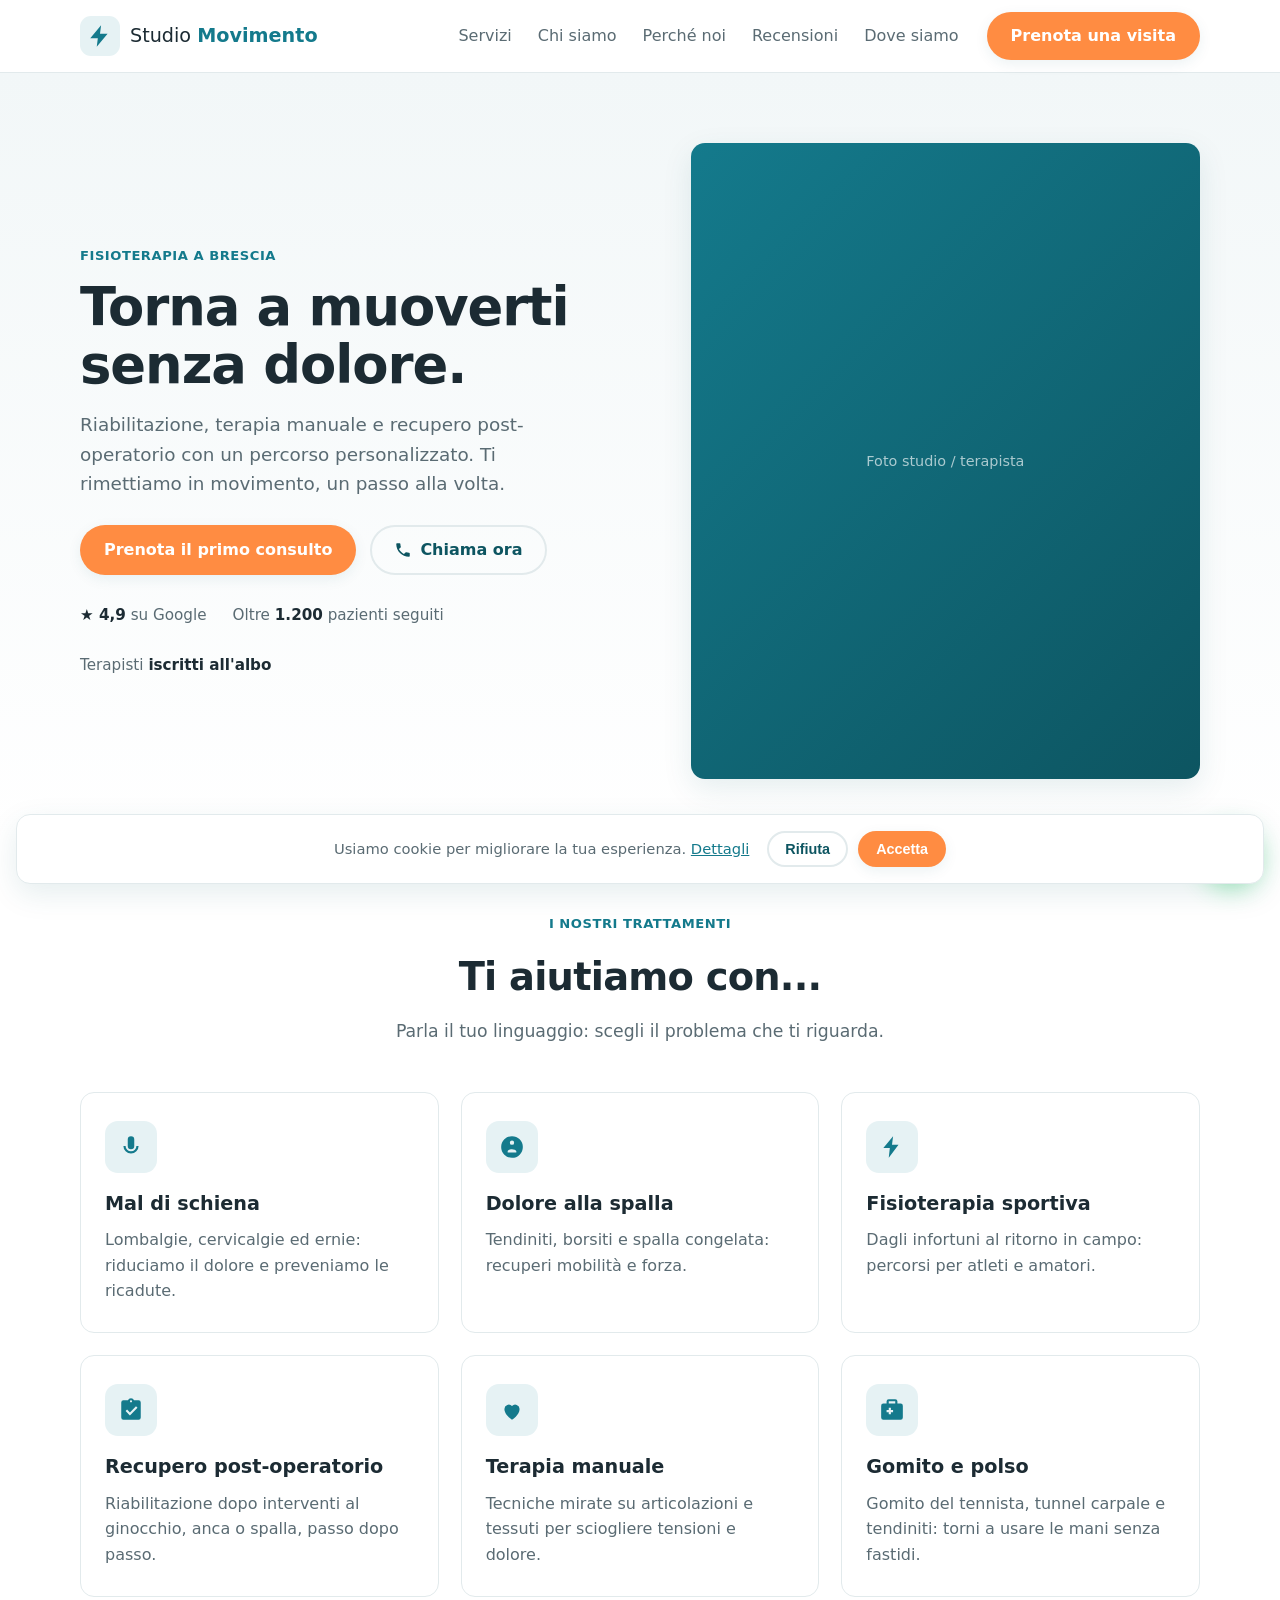
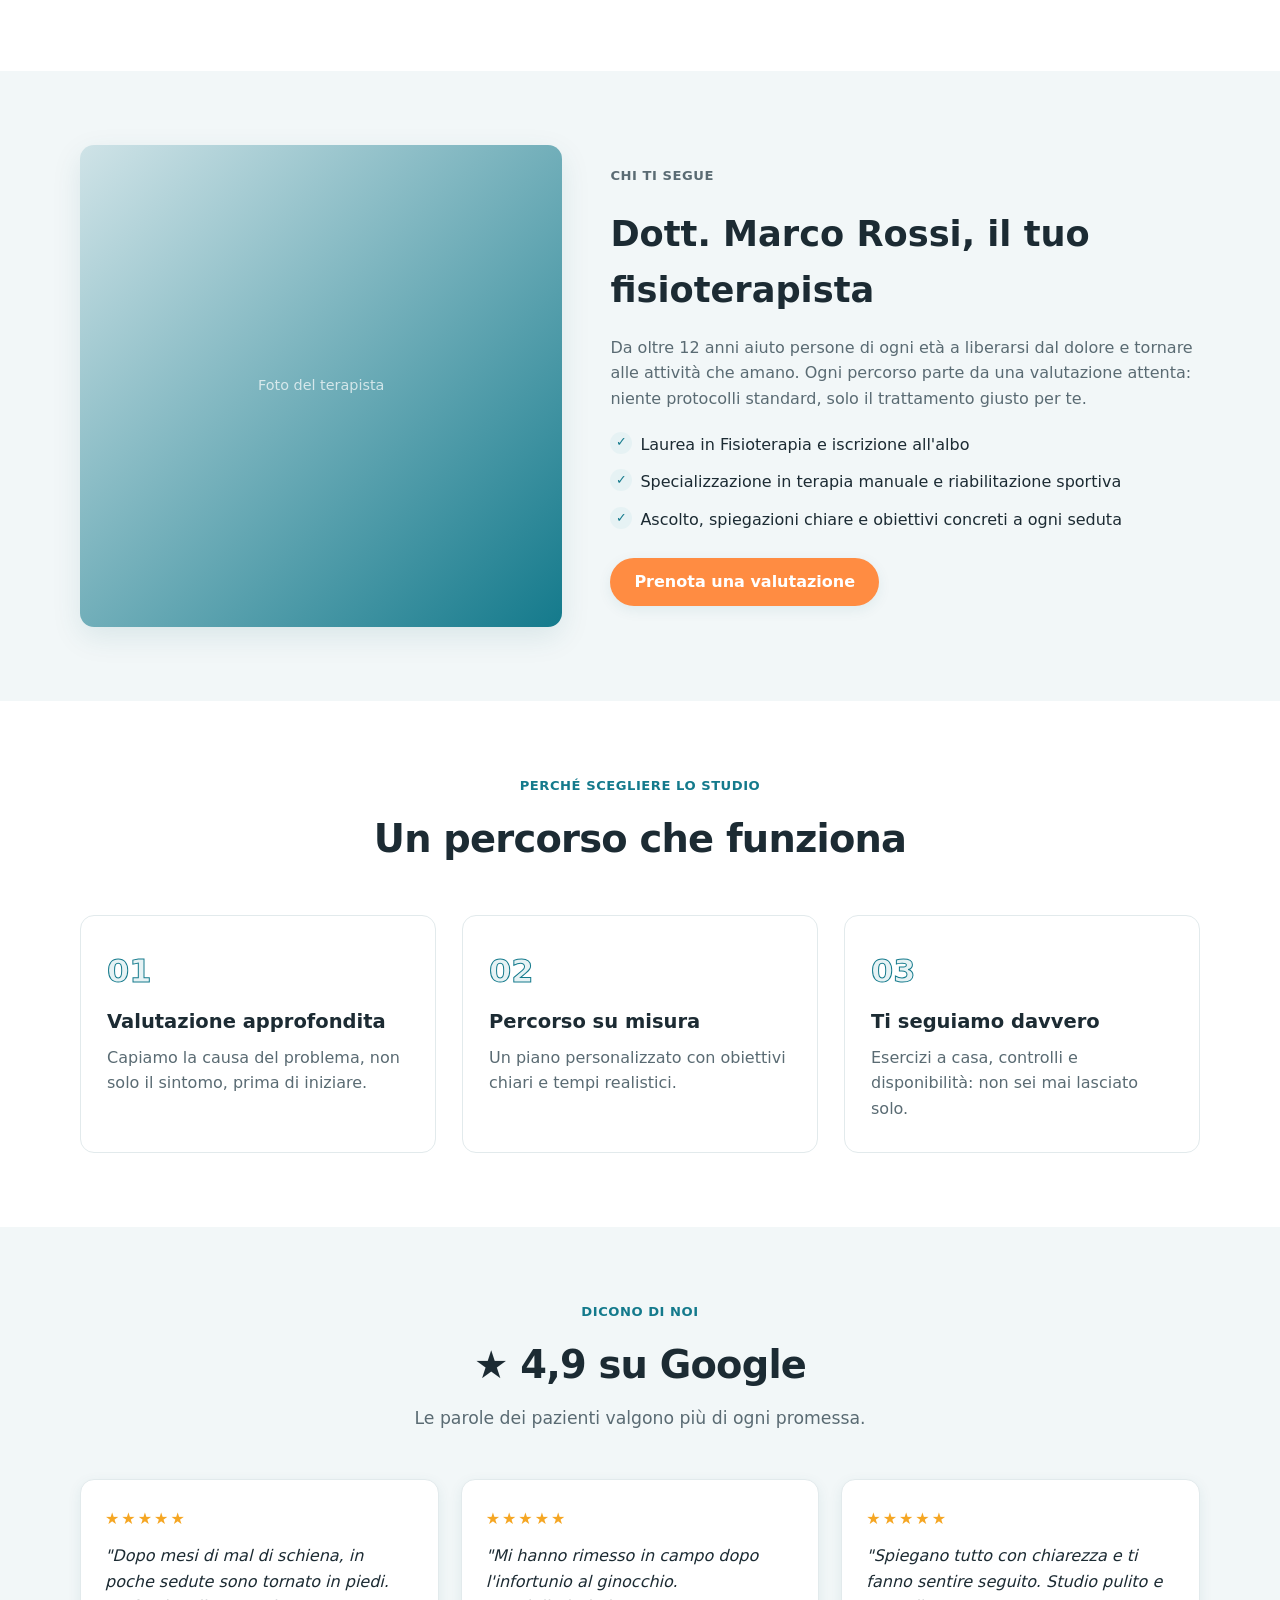
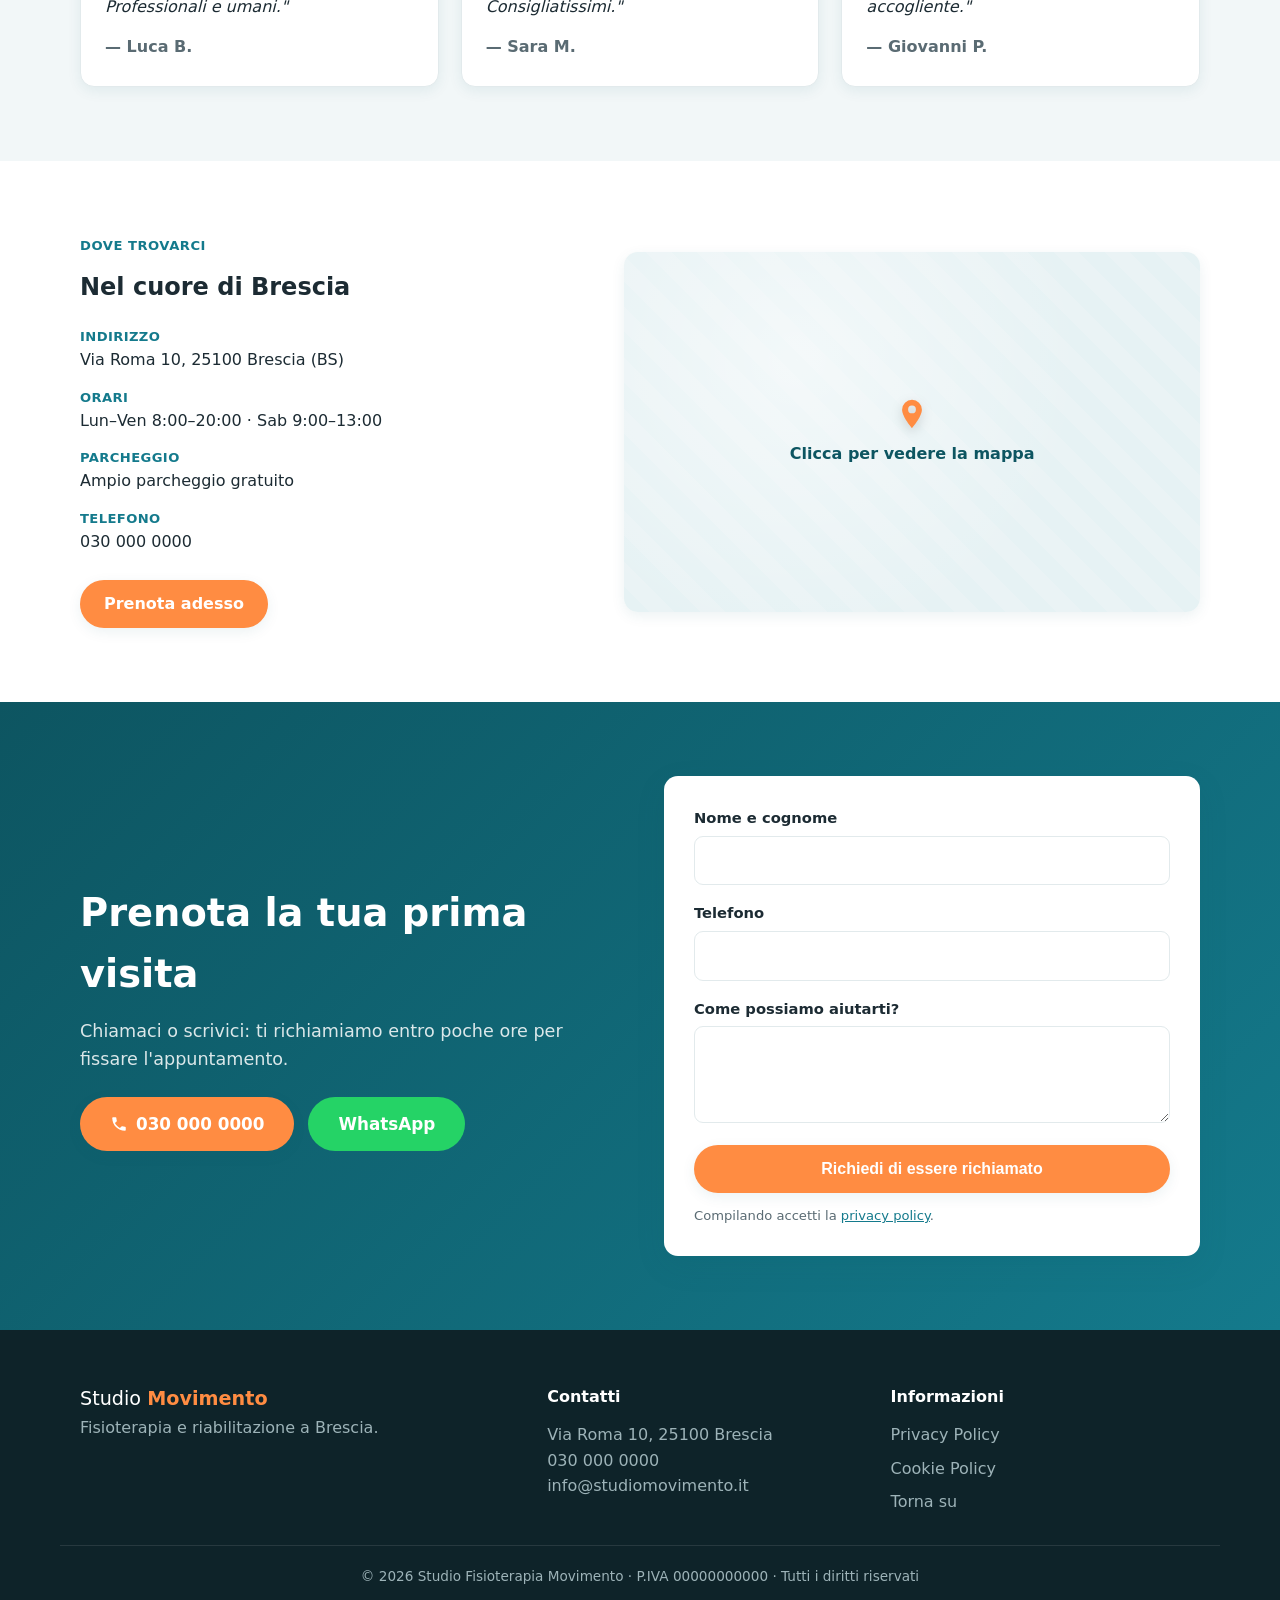
<file: demo/index.html>
<!DOCTYPE html>
<html lang="it">
<head>
  <meta charset="UTF-8" />
  <meta name="viewport" content="width=device-width, initial-scale=1.0" />
  <!-- SEO locale: [[CITTA]] nel title e description -->
  <title>Studio Fisioterapia Movimento — Fisioterapista a Brescia</title>
  <meta name="description" content="Studio di fisioterapia a Brescia: riabilitazione, terapia manuale, fisioterapia sportiva e recupero post-operatorio. Prenota la tua prima visita." />
  <link rel="preconnect" href="https://fonts.googleapis.com" />
  <link rel="stylesheet" href="css/style.css" />
</head>
<body>

  <!-- ============ HEADER (CTA Prenota sticky) ============ -->
  <header class="site-header" id="top">
    <div class="container header-inner">
      <a href="#top" class="brand">
        <!-- [[LOGO]] sostituire con logo studio -->
        <span class="brand-mark" aria-hidden="true">
          <svg viewBox="0 0 24 24" width="26" height="26"><path fill="currentColor" d="M13 2 3 14h7l-1 8 10-12h-7l1-8z"/></svg>
        </span>
        <span class="brand-text">Studio <strong>Movimento</strong></span>
      </a>

      <nav class="main-nav" id="mainNav">
        <a href="#servizi">Servizi</a>
        <a href="#chi-siamo">Chi siamo</a>
        <a href="#perche">Perché noi</a>
        <a href="#recensioni">Recensioni</a>
        <a href="#dove">Dove siamo</a>
      </nav>

      <a href="#contatti" class="btn btn-cta header-cta">Prenota una visita</a>

      <button class="hamburger" id="hamburger" aria-label="Apri menu" aria-expanded="false">
        <span></span><span></span><span></span>
      </button>
    </div>
  </header>

  <!-- ============ HERO (test dei 5 secondi) ============ -->
  <section class="hero">
    <div class="container hero-grid">
      <div class="hero-copy">
        <p class="eyebrow">Fisioterapia a Brescia</p>
        <h1>Torna a muoverti senza dolore.</h1>
        <p class="lead">
          Riabilitazione, terapia manuale e recupero post-operatorio con un
          percorso personalizzato. Ti rimettiamo in movimento, un passo alla volta.
        </p>
        <div class="hero-actions">
          <a href="#contatti" class="btn btn-cta">Prenota il primo consulto</a>
          <!-- [[TELEFONO]] -->
          <a href="tel:+390300000000" class="btn btn-ghost">
            <svg viewBox="0 0 24 24" width="18" height="18" aria-hidden="true"><path fill="currentColor" d="M6.6 10.8c1.4 2.8 3.8 5.1 6.6 6.6l2.2-2.2c.3-.3.7-.4 1-.2 1.1.4 2.3.6 3.6.6.6 0 1 .4 1 1V20c0 .6-.4 1-1 1C10.6 21 3 13.4 3 4c0-.6.4-1 1-1h3.5c.6 0 1 .4 1 1 0 1.2.2 2.4.6 3.6.1.4 0 .8-.3 1l-2.2 2.2z"/></svg>
            Chiama ora
          </a>
        </div>
        <ul class="hero-trust">
          <li><strong>★ 4,9</strong> su Google</li>
          <li>Oltre <strong>1.200</strong> pazienti seguiti</li>
          <li>Terapisti <strong>iscritti all'albo</strong></li>
        </ul>
      </div>
      <div class="hero-media">
        <!-- [[FOTO_HERO]] foto studio o terapista al lavoro -->
        <div class="hero-photo" role="img" aria-label="Studio di fisioterapia"></div>
      </div>
    </div>
  </section>

  <!-- ============ SERVIZI (per sintomo, non tecnicismo) ============ -->
  <section class="section" id="servizi">
    <div class="container">
      <div class="section-head">
        <p class="eyebrow">I nostri trattamenti</p>
        <h2>Ti aiutiamo con...</h2>
        <p class="section-sub">Parla il tuo linguaggio: scegli il problema che ti riguarda.</p>
      </div>
      <div class="cards">
        <article class="card">
          <span class="card-icon"><svg viewBox="0 0 24 24" width="26" height="26"><path fill="currentColor" d="M12 2a3 3 0 0 1 3 3v6a3 3 0 0 1-6 0V5a3 3 0 0 1 3-3zm-7 9a7 7 0 0 0 14 0h-2a5 5 0 0 1-10 0H5z"/></svg></span>
          <h3>Mal di schiena</h3>
          <p>Lombalgie, cervicalgie ed ernie: riduciamo il dolore e preveniamo le ricadute.</p>
        </article>
        <article class="card">
          <span class="card-icon"><svg viewBox="0 0 24 24" width="26" height="26"><path fill="currentColor" d="M12 2a10 10 0 1 0 0 20 10 10 0 0 0 0-20zm0 4a2 2 0 1 1 0 4 2 2 0 0 1 0-4zm4 11H8v-1c0-1.3 2.7-2 4-2s4 .7 4 2v1z"/></svg></span>
          <h3>Dolore alla spalla</h3>
          <p>Tendiniti, borsiti e spalla congelata: recuperi mobilità e forza.</p>
        </article>
        <article class="card">
          <span class="card-icon"><svg viewBox="0 0 24 24" width="26" height="26"><path fill="currentColor" d="m13 2-9 11h6l-1 9 9-12h-6l1-8z"/></svg></span>
          <h3>Fisioterapia sportiva</h3>
          <p>Dagli infortuni al ritorno in campo: percorsi per atleti e amatori.</p>
        </article>
        <article class="card">
          <span class="card-icon"><svg viewBox="0 0 24 24" width="26" height="26"><path fill="currentColor" d="M19 3h-4.2A3 3 0 0 0 9.2 3H5a2 2 0 0 0-2 2v14a2 2 0 0 0 2 2h14a2 2 0 0 0 2-2V5a2 2 0 0 0-2-2zm-7 0a1 1 0 1 1 0 2 1 1 0 0 1 0-2zm-1 14-4-4 1.4-1.4L11 14.2l5.6-5.6L18 10l-7 7z"/></svg></span>
          <h3>Recupero post-operatorio</h3>
          <p>Riabilitazione dopo interventi al ginocchio, anca o spalla, passo dopo passo.</p>
        </article>
        <article class="card">
          <span class="card-icon"><svg viewBox="0 0 24 24" width="26" height="26"><path fill="currentColor" d="M12 21s-7-4.5-7-10a4 4 0 0 1 7-2.6A4 4 0 0 1 19 11c0 5.5-7 10-7 10z"/></svg></span>
          <h3>Terapia manuale</h3>
          <p>Tecniche mirate su articolazioni e tessuti per sciogliere tensioni e dolore.</p>
        </article>
        <article class="card">
          <span class="card-icon"><svg viewBox="0 0 24 24" width="26" height="26"><path fill="currentColor" d="M20 6h-3V4a2 2 0 0 0-2-2H9a2 2 0 0 0-2 2v2H4a2 2 0 0 0-2 2v11a2 2 0 0 0 2 2h16a2 2 0 0 0 2-2V8a2 2 0 0 0-2-2zM9 4h6v2H9V4zm4 10h-2v2h-2v-2H7v-2h2v-2h2v2h2v2z"/></svg></span>
          <h3>Gomito e polso</h3>
          <p>Gomito del tennista, tunnel carpale e tendiniti: torni a usare le mani senza fastidi.</p>
        </article>
      </div>
    </div>
  </section>

  <!-- ============ CHI SIAMO (le persone scelgono le persone) ============ -->
  <section class="section section-alt" id="chi-siamo">
    <div class="container about-grid">
      <div class="about-media">
        <!-- [[FOTO_TERAPISTA]] foto vera del titolare -->
        <div class="about-photo" role="img" aria-label="Il fisioterapista"></div>
      </div>
      <div class="about-copy">
        <p class="eyebrow">Chi ti segue</p>
        <h2>Dott. Marco Rossi, il tuo fisioterapista</h2>
        <p>
          Da oltre 12 anni aiuto persone di ogni età a liberarsi dal dolore e
          tornare alle attività che amano. Ogni percorso parte da una valutazione
          attenta: niente protocolli standard, solo il trattamento giusto per te.
        </p>
        <ul class="ticks">
          <li>Laurea in Fisioterapia e iscrizione all'albo</li>
          <li>Specializzazione in terapia manuale e riabilitazione sportiva</li>
          <li>Ascolto, spiegazioni chiare e obiettivi concreti a ogni seduta</li>
        </ul>
        <a href="#contatti" class="btn btn-cta">Prenota una valutazione</a>
      </div>
    </div>
  </section>

  <!-- ============ PERCHÉ NOI ============ -->
  <section class="section" id="perche">
    <div class="container">
      <div class="section-head">
        <p class="eyebrow">Perché scegliere lo studio</p>
        <h2>Un percorso che funziona</h2>
      </div>
      <div class="features">
        <div class="feature">
          <span class="feature-num">01</span>
          <h3>Valutazione approfondita</h3>
          <p>Capiamo la causa del problema, non solo il sintomo, prima di iniziare.</p>
        </div>
        <div class="feature">
          <span class="feature-num">02</span>
          <h3>Percorso su misura</h3>
          <p>Un piano personalizzato con obiettivi chiari e tempi realistici.</p>
        </div>
        <div class="feature">
          <span class="feature-num">03</span>
          <h3>Ti seguiamo davvero</h3>
          <p>Esercizi a casa, controlli e disponibilità: non sei mai lasciato solo.</p>
        </div>
      </div>
    </div>
  </section>

  <!-- ============ RECENSIONI (prova sociale) ============ -->
  <section class="section section-alt" id="recensioni">
    <div class="container">
      <div class="section-head">
        <p class="eyebrow">Dicono di noi</p>
        <h2>★ 4,9 su Google</h2>
        <p class="section-sub">Le parole dei pazienti valgono più di ogni promessa.</p>
      </div>
      <div class="reviews">
        <blockquote class="review">
          <div class="stars" aria-label="5 stelle">★★★★★</div>
          <p>"Dopo mesi di mal di schiena, in poche sedute sono tornato in piedi. Professionali e umani."</p>
          <cite>— Luca B.</cite>
        </blockquote>
        <blockquote class="review">
          <div class="stars" aria-label="5 stelle">★★★★★</div>
          <p>"Mi hanno rimesso in campo dopo l'infortunio al ginocchio. Consigliatissimi."</p>
          <cite>— Sara M.</cite>
        </blockquote>
        <blockquote class="review">
          <div class="stars" aria-label="5 stelle">★★★★★</div>
          <p>"Spiegano tutto con chiarezza e ti fanno sentire seguito. Studio pulito e accogliente."</p>
          <cite>— Giovanni P.</cite>
        </blockquote>
      </div>
    </div>
  </section>

  <!-- ============ DOVE SIAMO ============ -->
  <section class="section" id="dove">
    <div class="container dove-grid">
      <div class="dove-info">
        <p class="eyebrow">Dove trovarci</p>
        <h2>Nel cuore di Brescia</h2>
        <ul class="contact-list">
          <!-- [[INDIRIZZO]] -->
          <li><strong>Indirizzo</strong> Via Roma 10, 25100 Brescia (BS)</li>
          <!-- [[ORARI]] -->
          <li><strong>Orari</strong> Lun–Ven 8:00–20:00 · Sab 9:00–13:00</li>
          <li><strong>Parcheggio</strong> Ampio parcheggio gratuito</li>
          <!-- [[TELEFONO]] -->
          <li><strong>Telefono</strong> <a href="tel:+390300000000">030 000 0000</a></li>
        </ul>
        <a href="#contatti" class="btn btn-cta">Prenota adesso</a>
      </div>
      <div class="dove-map">
        <!-- [[MAPPA]] Facade: la mappa si carica solo al click (sito piu leggero).
             Personalizzare data-map con l'embed Google Maps dello studio. -->
        <button class="map-facade" id="mapFacade"
          data-map="https://www.openstreetmap.org/export/embed.html?bbox=10.20%2C45.53%2C10.24%2C45.55&layer=mapnik"
          aria-label="Carica la mappa dello studio">
          <span class="map-pin">
            <svg viewBox="0 0 24 24" width="34" height="34" aria-hidden="true"><path fill="currentColor" d="M12 2a7 7 0 0 0-7 7c0 5 7 13 7 13s7-8 7-13a7 7 0 0 0-7-7zm0 9.5A2.5 2.5 0 1 1 12 6a2.5 2.5 0 0 1 0 5.5z"/></svg>
          </span>
          <span class="map-label">Clicca per vedere la mappa</span>
        </button>
      </div>
    </div>
  </section>

  <!-- ============ CONTATTI / PRENOTAZIONE (2 click) ============ -->
  <section class="section section-cta" id="contatti">
    <div class="container contatti-grid">
      <div class="contatti-copy">
        <h2>Prenota la tua prima visita</h2>
        <p>Chiamaci o scrivici: ti richiamiamo entro poche ore per fissare l'appuntamento.</p>
        <div class="contatti-actions">
          <!-- [[TELEFONO]] -->
          <a href="tel:+390300000000" class="btn btn-cta btn-lg">
            <svg viewBox="0 0 24 24" width="18" height="18" aria-hidden="true"><path fill="currentColor" d="M6.6 10.8c1.4 2.8 3.8 5.1 6.6 6.6l2.2-2.2c.3-.3.7-.4 1-.2 1.1.4 2.3.6 3.6.6.6 0 1 .4 1 1V20c0 .6-.4 1-1 1C10.6 21 3 13.4 3 4c0-.6.4-1 1-1h3.5c.6 0 1 .4 1 1 0 1.2.2 2.4.6 3.6.1.4 0 .8-.3 1l-2.2 2.2z"/></svg>
            030 000 0000
          </a>
          <!-- [[WHATSAPP]] -->
          <a href="https://wa.me/390300000000" class="btn btn-wa btn-lg">WhatsApp</a>
        </div>
      </div>
      <form class="contatti-form" onsubmit="return false;">
        <label>Nome e cognome <input type="text" name="nome" required /></label>
        <label>Telefono <input type="tel" name="tel" required /></label>
        <label>Come possiamo aiutarti? <textarea name="msg" rows="3"></textarea></label>
        <button type="submit" class="btn btn-cta btn-block">Richiedi di essere richiamato</button>
        <p class="form-note">Compilando accetti la <a href="privacy.html">privacy policy</a>.</p>
      </form>
    </div>
  </section>

  <!-- ============ FOOTER (obblighi di legge italiani) ============ -->
  <footer class="site-footer">
    <div class="container footer-grid">
      <div>
        <span class="brand-text footer-brand">Studio <strong>Movimento</strong></span>
        <p>Fisioterapia e riabilitazione a Brescia.</p>
      </div>
      <div>
        <h4>Contatti</h4>
        <!-- [[INDIRIZZO]] [[TELEFONO]] [[EMAIL]] -->
        <p>Via Roma 10, 25100 Brescia<br>030 000 0000<br>info@studiomovimento.it</p>
      </div>
      <div>
        <h4>Informazioni</h4>
        <ul class="footer-links">
          <li><a href="privacy.html">Privacy Policy</a></li>
          <li><a href="cookie.html">Cookie Policy</a></li>
          <li><a href="#top">Torna su</a></li>
        </ul>
      </div>
    </div>
    <div class="container footer-bottom">
      <!-- [[PIVA]] obbligatoria: sanzione se manca -->
      <p>© <span id="year"></span> Studio Fisioterapia Movimento · P.IVA 00000000000 · Tutti i diritti riservati</p>
    </div>
  </footer>

  <!-- WhatsApp flottante -->
  <!-- [[WHATSAPP]] sostituire numero e testo precompilato -->
  <a href="https://wa.me/390300000000?text=Salve,%20vorrei%20informazioni%20per%20una%20visita"
     class="wa-float" target="_blank" rel="noopener" aria-label="Scrivici su WhatsApp">
    <svg viewBox="0 0 24 24" width="30" height="30" aria-hidden="true"><path fill="currentColor" d="M.06 24l1.68-6.14A11.87 11.87 0 0 1 .16 11.9C.16 5.34 5.5 0 12.06 0a11.82 11.82 0 0 1 8.42 3.5 11.82 11.82 0 0 1 3.48 8.4c0 6.56-5.34 11.9-11.9 11.9a11.9 11.9 0 0 1-5.7-1.45L.06 24zM6.6 20.2l.36.22a9.87 9.87 0 0 0 5.03 1.38h.01c5.45 0 9.9-4.43 9.9-9.88a9.82 9.82 0 0 0-2.9-6.99 9.82 9.82 0 0 0-6.99-2.9c-5.46 0-9.9 4.44-9.9 9.9a9.85 9.85 0 0 0 1.5 5.24l.24.38-1 3.63 3.75-.98zM17.4 14.3c-.07-.12-.27-.2-.57-.35-.3-.15-1.76-.87-2.03-.97-.27-.1-.47-.15-.67.15-.2.3-.77.96-.94 1.16-.17.2-.35.22-.64.07a8.1 8.1 0 0 1-2.4-1.48 8.94 8.94 0 0 1-1.65-2.06c-.17-.3-.02-.46.13-.6.13-.14.3-.35.44-.52.15-.17.2-.3.3-.5.1-.2.05-.37-.02-.52-.08-.15-.67-1.6-.92-2.2-.24-.58-.48-.5-.67-.5l-.57-.02c-.2 0-.52.08-.8.37-.27.3-1.04 1.02-1.04 2.48s1.07 2.88 1.22 3.08c.15.2 2.1 3.2 5.08 4.5.71.3 1.26.48 1.7.62.71.22 1.36.2 1.87.12.57-.08 1.76-.72 2-1.4.25-.7.25-1.28.18-1.4z"/></svg>
  </a>

  <!-- Cookie banner (GDPR) -->
  <div class="cookie-banner" id="cookieBanner" hidden>
    <p>Usiamo cookie per migliorare la tua esperienza. <a href="cookie.html">Dettagli</a></p>
    <div class="cookie-actions">
      <button class="btn btn-ghost btn-sm" data-cookie="reject">Rifiuta</button>
      <button class="btn btn-cta btn-sm" data-cookie="accept">Accetta</button>
    </div>
  </div>

  <script src="js/main.js"></script>
</body>
</html>
</file>
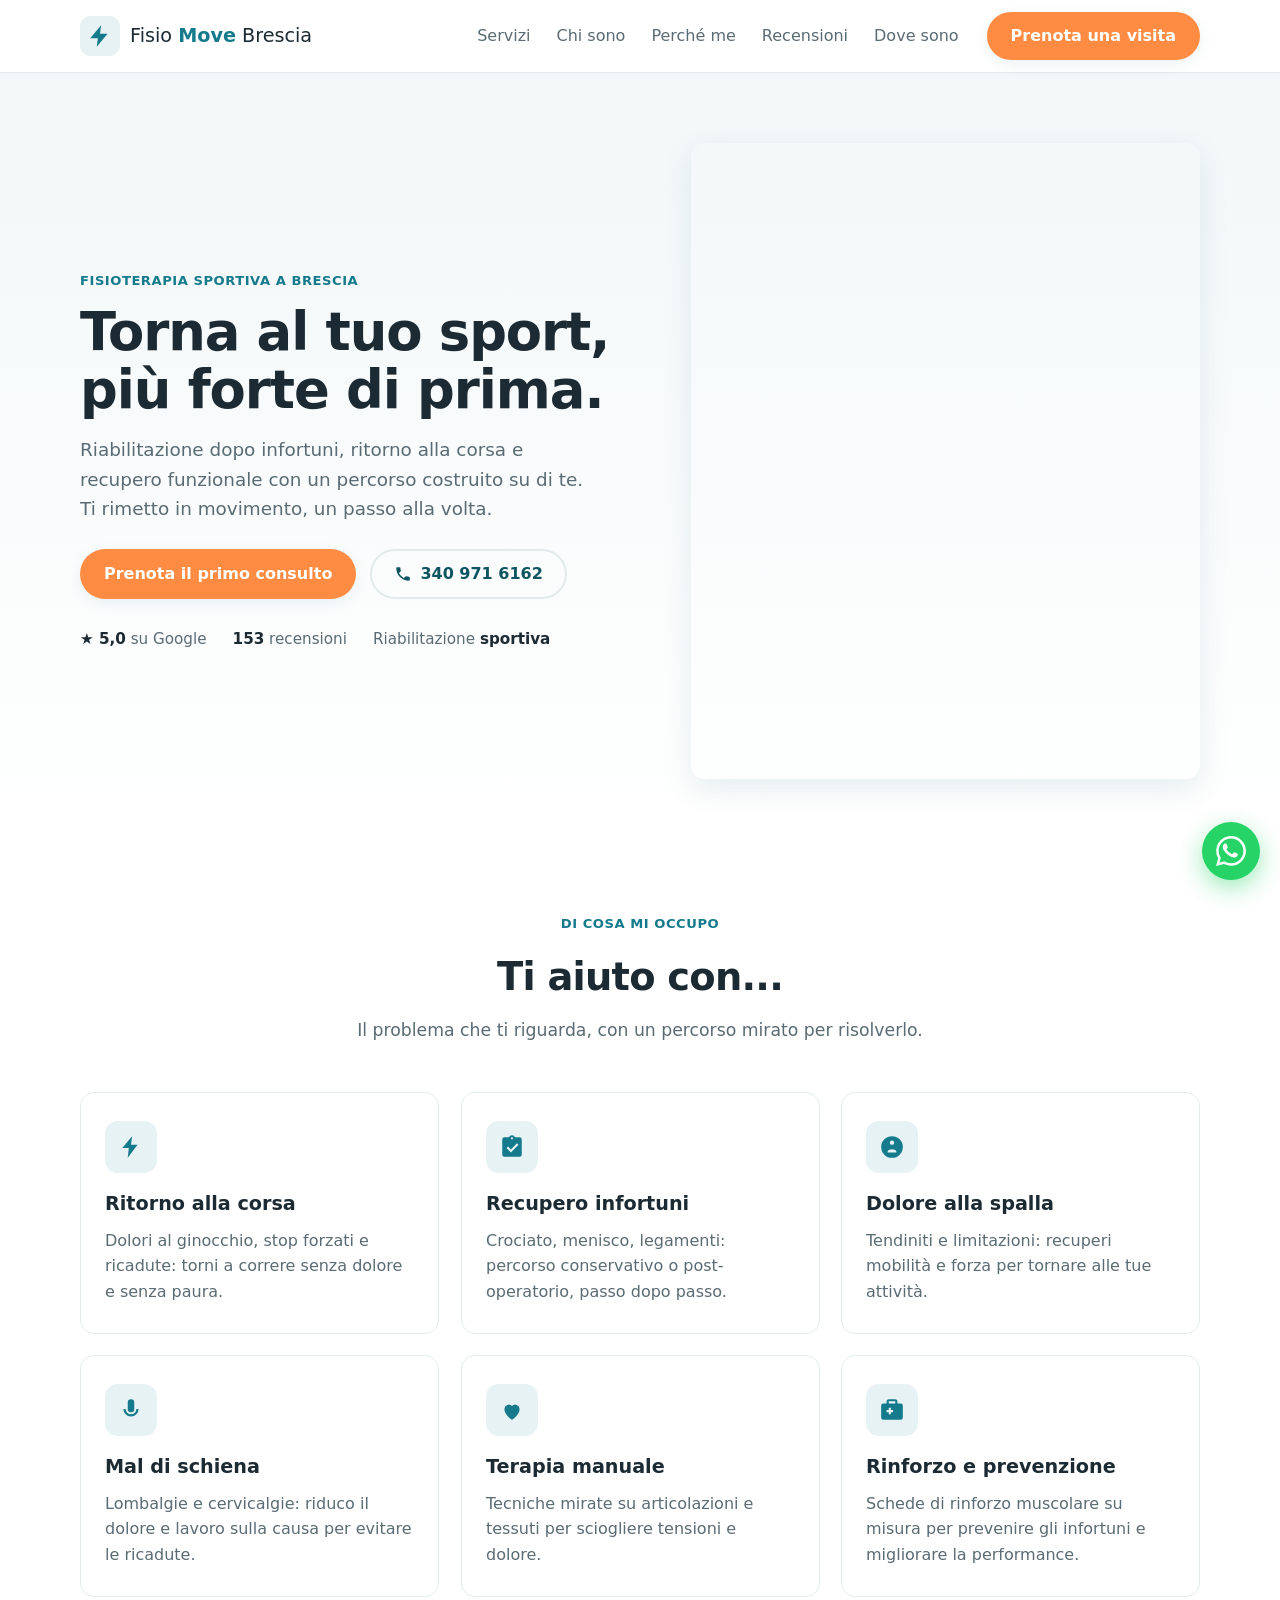
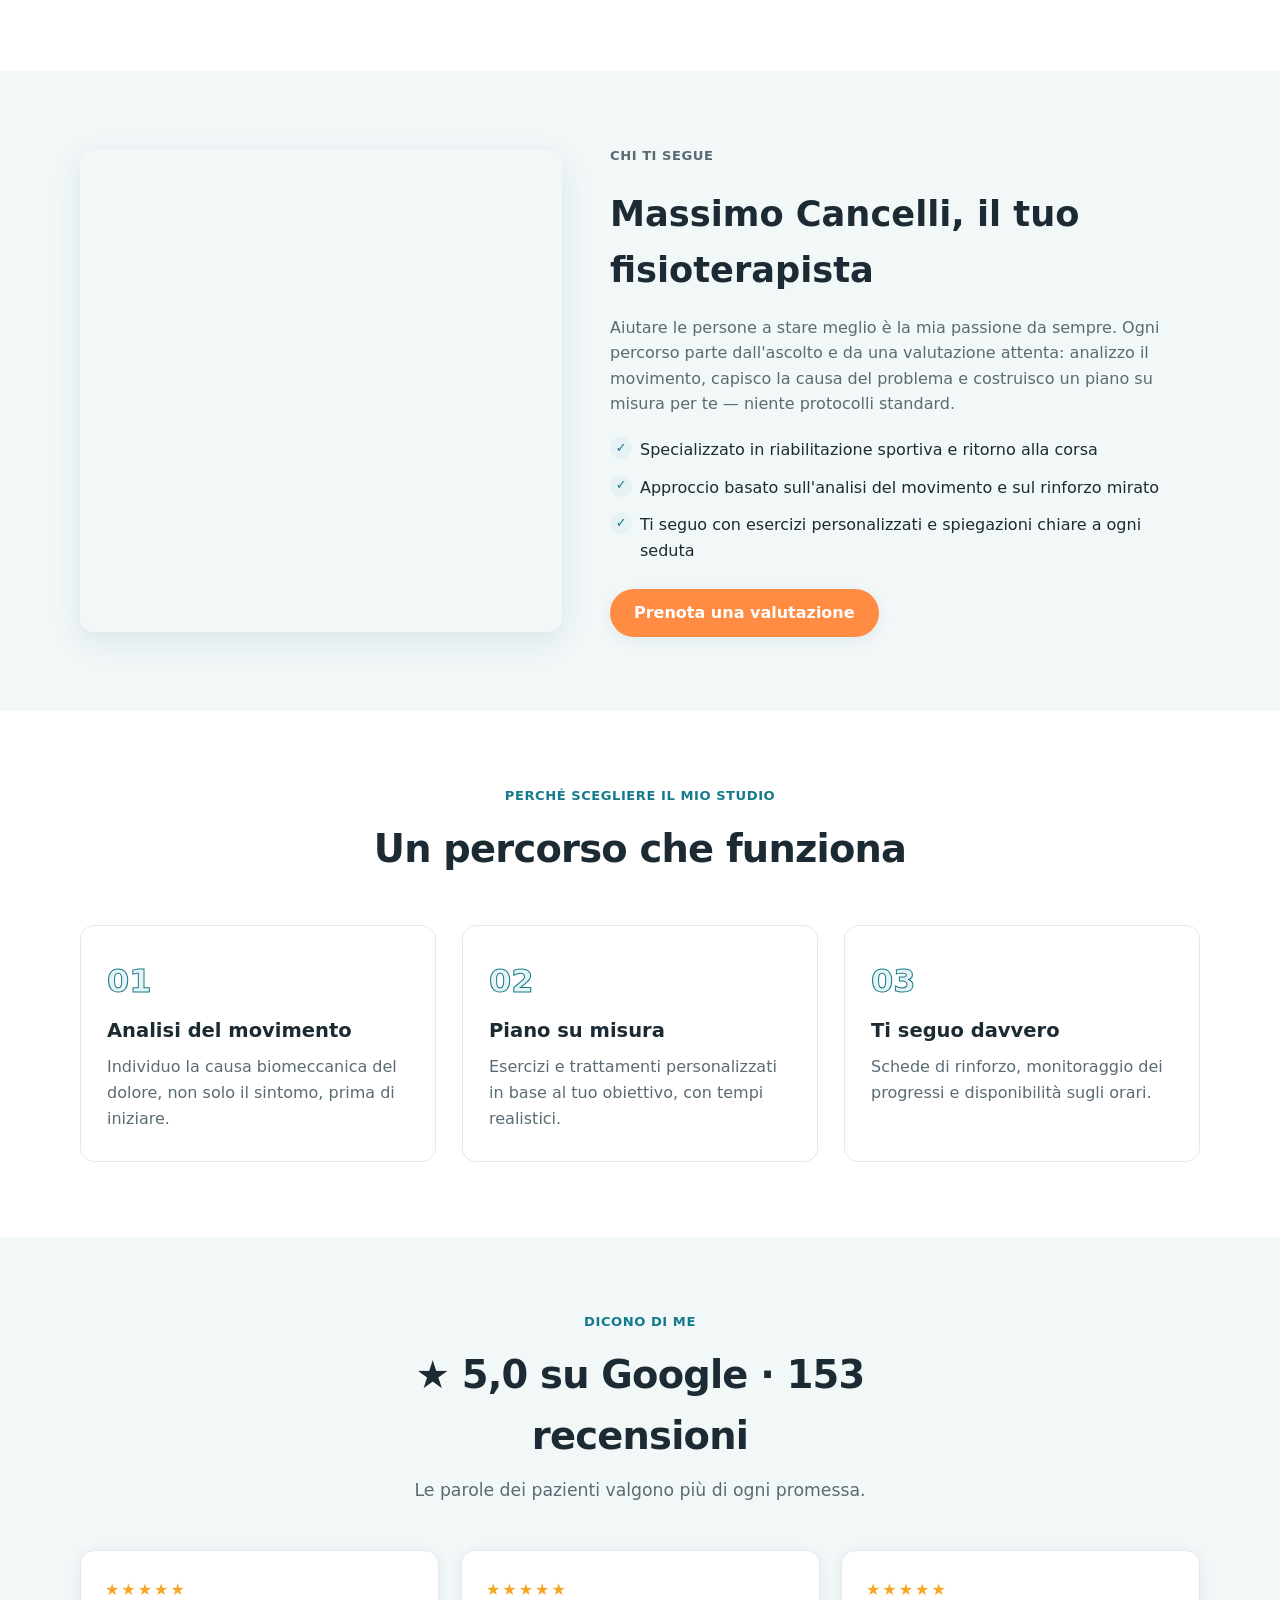
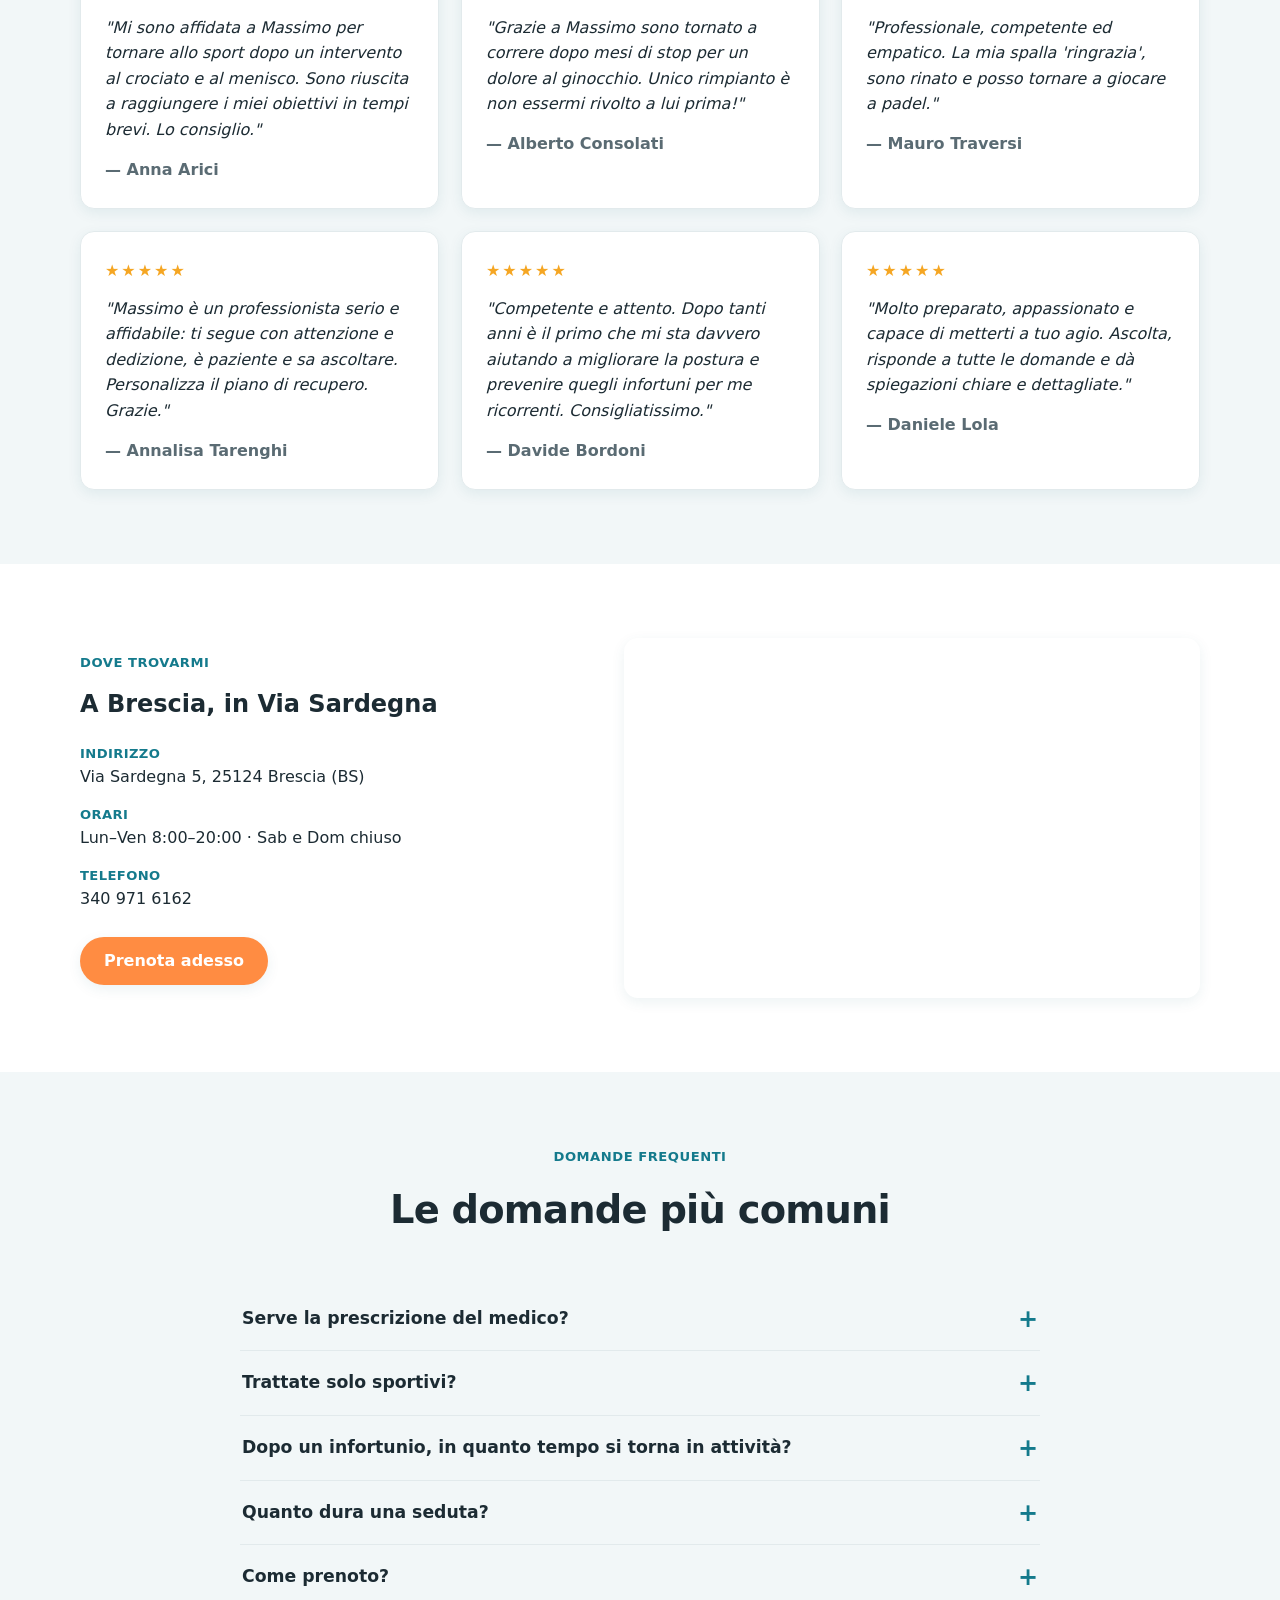
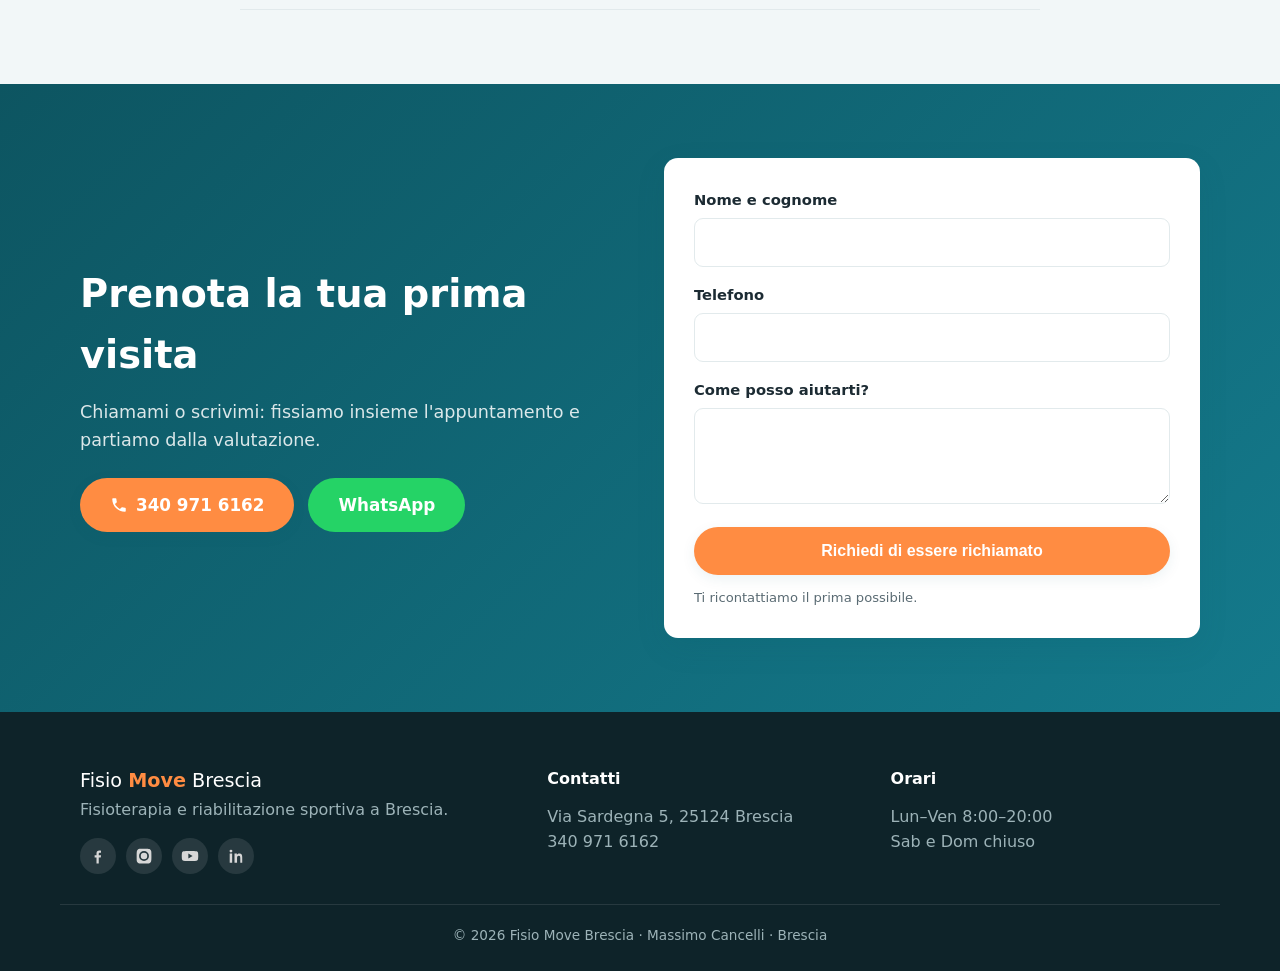
<file: fisio-move-brescia/index.html>
<!DOCTYPE html>
<html lang="it">
<head>
  <meta charset="UTF-8" />
  <meta name="viewport" content="width=device-width, initial-scale=1.0" />
  <title>Fisio Move Brescia — Fisioterapia e riabilitazione sportiva a Brescia</title>
  <meta name="description" content="Fisio Move Brescia di Massimo Cancelli: riabilitazione sportiva, recupero infortuni, ritorno alla corsa e terapia manuale. Via Sardegna 5, Brescia. Prenota una visita." />

  <!-- Favicon -->
  <link rel="icon" href="data:image/svg+xml,%3Csvg xmlns='http://www.w3.org/2000/svg' viewBox='0 0 24 24'%3E%3Cpath fill='%23147a8c' d='M13 2 3 14h7l-1 8 10-12h-7l1-8z'/%3E%3C/svg%3E" />

  <!-- Open Graph (anteprima WhatsApp/social) -->
  <meta property="og:type" content="website" />
  <meta property="og:title" content="Fisio Move Brescia — Fisioterapia e riabilitazione sportiva" />
  <meta property="og:description" content="Massimo Cancelli: recupero infortuni, ritorno alla corsa e riabilitazione sportiva. ★ 5,0 su 153 recensioni. Prenota il primo consulto." />
  <meta property="og:image" content="https://lh3.googleusercontent.com/gps-cs-s/AHRPTWkxgnQ_mUsqWx9-T4P5OmhvaZQ0Mvb14fkNzP8cnwuyPYVAHHq8oGRSI1QjN9_LbM_T1J0L3_at0NMB1-iZ0tJR-jzFzr9Auz4XPHdhPUuQ5ZIRJRoXXPLB-EIy_nDb5949ZorMW0o_Ptpm=w1200-h630-k-no" />
  <meta property="og:url" content="https://tmaianti1965-bot.github.io/anteprime-fisio/fisio-move-brescia/" />
  <meta name="twitter:card" content="summary_large_image" />

  <!-- Dati strutturati (SEO locale) -->
  <script type="application/ld+json">
  {
    "@context": "https://schema.org",
    "@type": "Physiotherapy",
    "name": "Fisio Move Brescia",
    "image": "https://lh3.googleusercontent.com/gps-cs-s/AHRPTWkxgnQ_mUsqWx9-T4P5OmhvaZQ0Mvb14fkNzP8cnwuyPYVAHHq8oGRSI1QjN9_LbM_T1J0L3_at0NMB1-iZ0tJR-jzFzr9Auz4XPHdhPUuQ5ZIRJRoXXPLB-EIy_nDb5949ZorMW0o_Ptpm=w1200-h630-k-no",
    "url": "https://tmaianti1965-bot.github.io/anteprime-fisio/fisio-move-brescia/",
    "telephone": "+393409716162",
    "address": { "@type": "PostalAddress", "streetAddress": "Via Sardegna 5", "addressLocality": "Brescia", "addressRegion": "BS", "postalCode": "25124", "addressCountry": "IT" },
    "geo": { "@type": "GeoCoordinates", "latitude": 45.5314262, "longitude": 10.2097348 },
    "aggregateRating": { "@type": "AggregateRating", "ratingValue": "5.0", "reviewCount": "153" },
    "openingHoursSpecification": [
      { "@type": "OpeningHoursSpecification", "dayOfWeek": ["Monday","Tuesday","Wednesday","Thursday","Friday"], "opens": "08:00", "closes": "20:00" }
    ]
  }
  </script>

  <link rel="stylesheet" href="css/style.css" />
</head>
<body>

  <!-- ============ HEADER ============ -->
  <header class="site-header" id="top">
    <div class="container header-inner">
      <a href="#top" class="brand">
        <span class="brand-mark" aria-hidden="true">
          <svg viewBox="0 0 24 24" width="26" height="26"><path fill="currentColor" d="M13 2 3 14h7l-1 8 10-12h-7l1-8z"/></svg>
        </span>
        <span class="brand-text">Fisio <strong>Move</strong> Brescia</span>
      </a>
      <nav class="main-nav" id="mainNav">
        <a href="#servizi">Servizi</a>
        <a href="#chi-siamo">Chi sono</a>
        <a href="#perche">Perché me</a>
        <a href="#recensioni">Recensioni</a>
        <a href="#dove">Dove sono</a>
      </nav>
      <a href="#contatti" class="btn btn-cta header-cta">Prenota una visita</a>
      <button class="hamburger" id="hamburger" aria-label="Apri menu" aria-expanded="false">
        <span></span><span></span><span></span>
      </button>
    </div>
  </header>

  <!-- ============ HERO ============ -->
  <section class="hero">
    <div class="container hero-grid">
      <div class="hero-copy">
        <p class="eyebrow">Fisioterapia sportiva a Brescia</p>
        <h1>Torna al tuo sport, più forte di prima.</h1>
        <p class="lead">
          Riabilitazione dopo infortuni, ritorno alla corsa e recupero funzionale
          con un percorso costruito su di te. Ti rimetto in movimento, un passo alla volta.
        </p>
        <div class="hero-actions">
          <a href="#contatti" class="btn btn-cta">Prenota il primo consulto</a>
          <a href="tel:+393409716162" class="btn btn-ghost">
            <svg viewBox="0 0 24 24" width="18" height="18" aria-hidden="true"><path fill="currentColor" d="M6.6 10.8c1.4 2.8 3.8 5.1 6.6 6.6l2.2-2.2c.3-.3.7-.4 1-.2 1.1.4 2.3.6 3.6.6.6 0 1 .4 1 1V20c0 .6-.4 1-1 1C10.6 21 3 13.4 3 4c0-.6.4-1 1-1h3.5c.6 0 1 .4 1 1 0 1.2.2 2.4.6 3.6.1.4 0 .8-.3 1l-2.2 2.2z"/></svg>
            340 971 6162
          </a>
        </div>
        <ul class="hero-trust">
          <li><strong>★ 5,0</strong> su Google</li>
          <li><strong>153</strong> recensioni</li>
          <li>Riabilitazione <strong>sportiva</strong></li>
        </ul>
      </div>
      <div class="hero-media">
        <div class="hero-photo has-photo" role="img" aria-label="Studio Fisio Move Brescia"
             style="background-image:url('https://lh3.googleusercontent.com/gps-cs-s/AHRPTWkxgnQ_mUsqWx9-T4P5OmhvaZQ0Mvb14fkNzP8cnwuyPYVAHHq8oGRSI1QjN9_LbM_T1J0L3_at0NMB1-iZ0tJR-jzFzr9Auz4XPHdhPUuQ5ZIRJRoXXPLB-EIy_nDb5949ZorMW0o_Ptpm=w1920-h1080-k-no');"></div>
      </div>
    </div>
  </section>

  <!-- ============ SERVIZI ============ -->
  <section class="section" id="servizi">
    <div class="container">
      <div class="section-head">
        <p class="eyebrow">Di cosa mi occupo</p>
        <h2>Ti aiuto con...</h2>
        <p class="section-sub">Il problema che ti riguarda, con un percorso mirato per risolverlo.</p>
      </div>
      <div class="cards">
        <article class="card">
          <span class="card-icon"><svg viewBox="0 0 24 24" width="26" height="26"><path fill="currentColor" d="m13 2-9 11h6l-1 9 9-12h-6l1-8z"/></svg></span>
          <h3>Ritorno alla corsa</h3>
          <p>Dolori al ginocchio, stop forzati e ricadute: torni a correre senza dolore e senza paura.</p>
        </article>
        <article class="card">
          <span class="card-icon"><svg viewBox="0 0 24 24" width="26" height="26"><path fill="currentColor" d="M19 3h-4.2A3 3 0 0 0 9.2 3H5a2 2 0 0 0-2 2v14a2 2 0 0 0 2 2h14a2 2 0 0 0 2-2V5a2 2 0 0 0-2-2zm-7 0a1 1 0 1 1 0 2 1 1 0 0 1 0-2zm-1 14-4-4 1.4-1.4L11 14.2l5.6-5.6L18 10l-7 7z"/></svg></span>
          <h3>Recupero infortuni</h3>
          <p>Crociato, menisco, legamenti: percorso conservativo o post-operatorio, passo dopo passo.</p>
        </article>
        <article class="card">
          <span class="card-icon"><svg viewBox="0 0 24 24" width="26" height="26"><path fill="currentColor" d="M12 2a10 10 0 1 0 0 20 10 10 0 0 0 0-20zm0 4a2 2 0 1 1 0 4 2 2 0 0 1 0-4zm4 11H8v-1c0-1.3 2.7-2 4-2s4 .7 4 2v1z"/></svg></span>
          <h3>Dolore alla spalla</h3>
          <p>Tendiniti e limitazioni: recuperi mobilità e forza per tornare alle tue attività.</p>
        </article>
        <article class="card">
          <span class="card-icon"><svg viewBox="0 0 24 24" width="26" height="26"><path fill="currentColor" d="M12 2a3 3 0 0 1 3 3v6a3 3 0 0 1-6 0V5a3 3 0 0 1 3-3zm-7 9a7 7 0 0 0 14 0h-2a5 5 0 0 1-10 0H5z"/></svg></span>
          <h3>Mal di schiena</h3>
          <p>Lombalgie e cervicalgie: riduco il dolore e lavoro sulla causa per evitare le ricadute.</p>
        </article>
        <article class="card">
          <span class="card-icon"><svg viewBox="0 0 24 24" width="26" height="26"><path fill="currentColor" d="M12 21s-7-4.5-7-10a4 4 0 0 1 7-2.6A4 4 0 0 1 19 11c0 5.5-7 10-7 10z"/></svg></span>
          <h3>Terapia manuale</h3>
          <p>Tecniche mirate su articolazioni e tessuti per sciogliere tensioni e dolore.</p>
        </article>
        <article class="card">
          <span class="card-icon"><svg viewBox="0 0 24 24" width="26" height="26"><path fill="currentColor" d="M20 6h-3V4a2 2 0 0 0-2-2H9a2 2 0 0 0-2 2v2H4a2 2 0 0 0-2 2v11a2 2 0 0 0 2 2h16a2 2 0 0 0 2-2V8a2 2 0 0 0-2-2zM9 4h6v2H9V4zm4 10h-2v2h-2v-2H7v-2h2v-2h2v2h2v2z"/></svg></span>
          <h3>Rinforzo e prevenzione</h3>
          <p>Schede di rinforzo muscolare su misura per prevenire gli infortuni e migliorare la performance.</p>
        </article>
      </div>
    </div>
  </section>

  <!-- ============ CHI SONO ============ -->
  <section class="section section-alt" id="chi-siamo">
    <div class="container about-grid">
      <div class="about-media">
        <div class="about-photo has-photo" role="img" aria-label="Fisio Move Brescia"
             style="background-image:url('https://lh3.googleusercontent.com/gps-cs-s/AHRPTWnmmns2mFa7G1-DsBR71oTeVTU5TinZjbK-qOrrkquBYKUEjtPZzqtn8YULwb3qW6nXBPgClSHot240FOjjzYudmJYsHLnh-vxyL00C9C9r78k94HFySfZbbBF2TdOhULjpPDVv=w1920-h1080-k-no');"></div>
      </div>
      <div class="about-copy">
        <p class="eyebrow">Chi ti segue</p>
        <h2>Massimo Cancelli, il tuo fisioterapista</h2>
        <p>
          Aiutare le persone a stare meglio è la mia passione da sempre. Ogni percorso
          parte dall'ascolto e da una valutazione attenta: analizzo il movimento, capisco
          la causa del problema e costruisco un piano su misura per te — niente protocolli standard.
        </p>
        <ul class="ticks">
          <li>Specializzato in riabilitazione sportiva e ritorno alla corsa</li>
          <li>Approccio basato sull'analisi del movimento e sul rinforzo mirato</li>
          <li>Ti seguo con esercizi personalizzati e spiegazioni chiare a ogni seduta</li>
        </ul>
        <a href="#contatti" class="btn btn-cta">Prenota una valutazione</a>
      </div>
    </div>
  </section>

  <!-- ============ PERCHÉ ME ============ -->
  <section class="section" id="perche">
    <div class="container">
      <div class="section-head">
        <p class="eyebrow">Perché scegliere il mio studio</p>
        <h2>Un percorso che funziona</h2>
      </div>
      <div class="features">
        <div class="feature">
          <span class="feature-num">01</span>
          <h3>Analisi del movimento</h3>
          <p>Individuo la causa biomeccanica del dolore, non solo il sintomo, prima di iniziare.</p>
        </div>
        <div class="feature">
          <span class="feature-num">02</span>
          <h3>Piano su misura</h3>
          <p>Esercizi e trattamenti personalizzati in base al tuo obiettivo, con tempi realistici.</p>
        </div>
        <div class="feature">
          <span class="feature-num">03</span>
          <h3>Ti seguo davvero</h3>
          <p>Schede di rinforzo, monitoraggio dei progressi e disponibilità sugli orari.</p>
        </div>
      </div>
    </div>
  </section>

  <!-- ============ RECENSIONI (reali da Google) ============ -->
  <section class="section section-alt" id="recensioni">
    <div class="container">
      <div class="section-head">
        <p class="eyebrow">Dicono di me</p>
        <h2>★ 5,0 su Google · 153 recensioni</h2>
        <p class="section-sub">Le parole dei pazienti valgono più di ogni promessa.</p>
      </div>
      <div class="reviews">
        <blockquote class="review">
          <div class="stars" aria-label="5 stelle">★★★★★</div>
          <p>"Mi sono affidata a Massimo per tornare allo sport dopo un intervento al crociato e al menisco. Sono riuscita a raggiungere i miei obiettivi in tempi brevi. Lo consiglio."</p>
          <cite>— Anna Arici</cite>
        </blockquote>
        <blockquote class="review">
          <div class="stars" aria-label="5 stelle">★★★★★</div>
          <p>"Grazie a Massimo sono tornato a correre dopo mesi di stop per un dolore al ginocchio. Unico rimpianto è non essermi rivolto a lui prima!"</p>
          <cite>— Alberto Consolati</cite>
        </blockquote>
        <blockquote class="review">
          <div class="stars" aria-label="5 stelle">★★★★★</div>
          <p>"Professionale, competente ed empatico. La mia spalla 'ringrazia', sono rinato e posso tornare a giocare a padel."</p>
          <cite>— Mauro Traversi</cite>
        </blockquote>
        <blockquote class="review">
          <div class="stars" aria-label="5 stelle">★★★★★</div>
          <p>"Massimo è un professionista serio e affidabile: ti segue con attenzione e dedizione, è paziente e sa ascoltare. Personalizza il piano di recupero. Grazie."</p>
          <cite>— Annalisa Tarenghi</cite>
        </blockquote>
        <blockquote class="review">
          <div class="stars" aria-label="5 stelle">★★★★★</div>
          <p>"Competente e attento. Dopo tanti anni è il primo che mi sta davvero aiutando a migliorare la postura e prevenire quegli infortuni per me ricorrenti. Consigliatissimo."</p>
          <cite>— Davide Bordoni</cite>
        </blockquote>
        <blockquote class="review">
          <div class="stars" aria-label="5 stelle">★★★★★</div>
          <p>"Molto preparato, appassionato e capace di metterti a tuo agio. Ascolta, risponde a tutte le domande e dà spiegazioni chiare e dettagliate."</p>
          <cite>— Daniele Lola</cite>
        </blockquote>
      </div>
    </div>
  </section>

  <!-- ============ DOVE SONO ============ -->
  <section class="section" id="dove">
    <div class="container dove-grid">
      <div class="dove-info">
        <p class="eyebrow">Dove trovarmi</p>
        <h2>A Brescia, in Via Sardegna</h2>
        <ul class="contact-list">
          <li><strong>Indirizzo</strong> Via Sardegna 5, 25124 Brescia (BS)</li>
          <li><strong>Orari</strong> Lun–Ven 8:00–20:00 · Sab e Dom chiuso</li>
          <li><strong>Telefono</strong> <a href="tel:+393409716162">340 971 6162</a></li>
        </ul>
        <a href="#contatti" class="btn btn-cta">Prenota adesso</a>
      </div>
      <div class="dove-map">
        <iframe title="Mappa Fisio Move Brescia — Via Sardegna 5" loading="lazy"
          referrerpolicy="no-referrer-when-downgrade"
          src="https://www.google.com/maps?q=Fisio%20Move%20Brescia%20Via%20Sardegna%205%20Brescia%20BS&output=embed"></iframe>
      </div>
    </div>
  </section>

  <!-- ============ FAQ ============ -->
  <section class="section section-alt" id="faq">
    <div class="container">
      <div class="section-head">
        <p class="eyebrow">Domande frequenti</p>
        <h2>Le domande più comuni</h2>
      </div>
      <div class="faq-wrap">
        <details><summary>Serve la prescrizione del medico?</summary><p>No, non è obbligatoria per le sedute private. Puoi contattarmi direttamente e fissare una prima valutazione. Se hai già una prescrizione, portala pure: è utile per avere un quadro completo.</p></details>
        <details><summary>Trattate solo sportivi?</summary><p>No. Seguo sia sportivi sia chi ha semplicemente un dolore quotidiano da risolvere: mal di schiena, spalla, recupero post-infortunio. Il percorso è sempre su misura.</p></details>
        <details><summary>Dopo un infortunio, in quanto tempo si torna in attività?</summary><p>Dipende dal caso e dalla fase. Dopo la valutazione iniziale ti do tempi realistici e un percorso chiaro, con obiettivi step by step.</p></details>
        <details><summary>Quanto dura una seduta?</summary><p>In media tra i 45 e i 60 minuti. La prima seduta include sempre valutazione e anamnesi, quindi può essere leggermente più lunga.</p></details>
        <details><summary>Come prenoto?</summary><p>Chiama o scrivimi su WhatsApp: ti richiamo entro poche ore per fissare il primo appuntamento.</p></details>
      </div>
    </div>
  </section>

  <!-- ============ CONTATTI ============ -->
  <section class="section section-cta" id="contatti">
    <div class="container contatti-grid">
      <div class="contatti-copy">
        <h2>Prenota la tua prima visita</h2>
        <p>Chiamami o scrivimi: fissiamo insieme l'appuntamento e partiamo dalla valutazione.</p>
        <div class="contatti-actions">
          <a href="tel:+393409716162" class="btn btn-cta btn-lg">
            <svg viewBox="0 0 24 24" width="18" height="18" aria-hidden="true"><path fill="currentColor" d="M6.6 10.8c1.4 2.8 3.8 5.1 6.6 6.6l2.2-2.2c.3-.3.7-.4 1-.2 1.1.4 2.3.6 3.6.6.6 0 1 .4 1 1V20c0 .6-.4 1-1 1C10.6 21 3 13.4 3 4c0-.6.4-1 1-1h3.5c.6 0 1 .4 1 1 0 1.2.2 2.4.6 3.6.1.4 0 .8-.3 1l-2.2 2.2z"/></svg>
            340 971 6162
          </a>
          <a href="https://wa.me/393409716162" class="btn btn-wa btn-lg">WhatsApp</a>
        </div>
      </div>
      <form class="contatti-form" onsubmit="return false;">
        <label>Nome e cognome <input type="text" name="nome" required /></label>
        <label>Telefono <input type="tel" name="tel" required /></label>
        <label>Come posso aiutarti? <textarea name="msg" rows="3"></textarea></label>
        <button type="submit" class="btn btn-cta btn-block">Richiedi di essere richiamato</button>
        <p class="form-note">Ti ricontattiamo il prima possibile.</p>
      </form>
    </div>
  </section>

  <!-- ============ FOOTER ============ -->
  <footer class="site-footer">
    <div class="container footer-grid">
      <div>
        <span class="brand-text footer-brand">Fisio <strong>Move</strong> Brescia</span>
        <p>Fisioterapia e riabilitazione sportiva a Brescia.</p>
        <!-- [[SOCIAL]] inserire gli URL reali quando disponibili -->
        <div class="socials">
          <a href="#" aria-label="Facebook" title="Facebook"><svg viewBox="0 0 24 24" width="18" height="18"><path fill="currentColor" d="M13 22v-8h2.7l.4-3H13V9c0-.9.3-1.5 1.6-1.5H16V4.9c-.3 0-1.2-.1-2.3-.1-2.3 0-3.7 1.3-3.7 3.8V11H7.5v3H10v8h3z"/></svg></a>
          <a href="#" aria-label="Instagram" title="Instagram"><svg viewBox="0 0 24 24" width="18" height="18"><path fill="currentColor" d="M12 2.2c3.2 0 3.6 0 4.9.1 1.2.1 1.8.3 2.2.4.6.2 1 .5 1.4.9.4.4.7.8.9 1.4.2.4.4 1 .4 2.2.1 1.3.1 1.7.1 4.9s0 3.6-.1 4.9c-.1 1.2-.3 1.8-.4 2.2-.2.6-.5 1-.9 1.4-.4.4-.8.7-1.4.9-.4.2-1 .4-2.2.4-1.3.1-1.7.1-4.9.1s-3.6 0-4.9-.1c-1.2-.1-1.8-.3-2.2-.4a3.8 3.8 0 0 1-1.4-.9 3.8 3.8 0 0 1-.9-1.4c-.2-.4-.4-1-.4-2.2C2.2 15.6 2.2 15.2 2.2 12s0-3.6.1-4.9c.1-1.2.3-1.8.4-2.2.2-.6.5-1 .9-1.4.4-.4.8-.7 1.4-.9.4-.2 1-.4 2.2-.4C8.4 2.2 8.8 2.2 12 2.2zm0 3.2A6.6 6.6 0 1 0 12 18.6 6.6 6.6 0 0 0 12 5.4zm0 10.9a4.3 4.3 0 1 1 0-8.6 4.3 4.3 0 0 1 0 8.6zM18.9 5a1.5 1.5 0 1 1-3 0 1.5 1.5 0 0 1 3 0z"/></svg></a>
          <a href="#" aria-label="YouTube" title="YouTube"><svg viewBox="0 0 24 24" width="18" height="18"><path fill="currentColor" d="M23 12s0-3.2-.4-4.7c-.2-.8-.9-1.5-1.7-1.7C19.4 5.2 12 5.2 12 5.2s-7.4 0-8.9.4c-.8.2-1.5.9-1.7 1.7C1 8.8 1 12 1 12s0 3.2.4 4.7c.2.8.9 1.5 1.7 1.7 1.5.4 8.9.4 8.9.4s7.4 0 8.9-.4c.8-.2 1.5-.9 1.7-1.7.4-1.5.4-4.7.4-4.7zM9.8 15.3V8.7l5.7 3.3-5.7 3.3z"/></svg></a>
          <a href="#" aria-label="LinkedIn" title="LinkedIn"><svg viewBox="0 0 24 24" width="18" height="18"><path fill="currentColor" d="M6.9 8.8H3.6V21h3.3V8.8zM5.3 3.5A1.9 1.9 0 1 0 5.3 7.3a1.9 1.9 0 0 0 0-3.8zM21 21h-3.3v-6c0-1.4 0-3.3-2-3.3s-2.3 1.6-2.3 3.2V21H10V8.8h3.2v1.7h.1c.4-.8 1.5-1.7 3.1-1.7 3.3 0 3.9 2.2 3.9 5V21z"/></svg></a>
        </div>
      </div>
      <div>
        <h4>Contatti</h4>
        <p>Via Sardegna 5, 25124 Brescia<br>340 971 6162</p>
      </div>
      <div>
        <h4>Orari</h4>
        <p>Lun–Ven 8:00–20:00<br>Sab e Dom chiuso</p>
      </div>
    </div>
    <div class="container footer-bottom">
      <p>© <span id="year"></span> Fisio Move Brescia · Massimo Cancelli · Brescia</p>
    </div>
  </footer>

  <!-- WhatsApp flottante -->
  <a href="https://wa.me/393409716162?text=Salve,%20vorrei%20informazioni%20per%20una%20visita"
     class="wa-float" target="_blank" rel="noopener" aria-label="Scrivimi su WhatsApp">
    <svg viewBox="0 0 24 24" width="30" height="30" aria-hidden="true"><path fill="currentColor" d="M.06 24l1.68-6.14A11.87 11.87 0 0 1 .16 11.9C.16 5.34 5.5 0 12.06 0a11.82 11.82 0 0 1 8.42 3.5 11.82 11.82 0 0 1 3.48 8.4c0 6.56-5.34 11.9-11.9 11.9a11.9 11.9 0 0 1-5.7-1.45L.06 24zM6.6 20.2l.36.22a9.87 9.87 0 0 0 5.03 1.38h.01c5.45 0 9.9-4.43 9.9-9.88a9.82 9.82 0 0 0-2.9-6.99 9.82 9.82 0 0 0-6.99-2.9c-5.46 0-9.9 4.44-9.9 9.9a9.85 9.85 0 0 0 1.5 5.24l.24.38-1 3.63 3.75-.98zM17.4 14.3c-.07-.12-.27-.2-.57-.35-.3-.15-1.76-.87-2.03-.97-.27-.1-.47-.15-.67.15-.2.3-.77.96-.94 1.16-.17.2-.35.22-.64.07a8.1 8.1 0 0 1-2.4-1.48 8.94 8.94 0 0 1-1.65-2.06c-.17-.3-.02-.46.13-.6.13-.14.3-.35.44-.52.15-.17.2-.3.3-.5.1-.2.05-.37-.02-.52-.08-.15-.67-1.6-.92-2.2-.24-.58-.48-.5-.67-.5l-.57-.02c-.2 0-.52.08-.8.37-.27.3-1.04 1.02-1.04 2.48s1.07 2.88 1.22 3.08c.15.2 2.1 3.2 5.08 4.5.71.3 1.26.48 1.7.62.71.22 1.36.2 1.87.12.57-.08 1.76-.72 2-1.4.25-.7.25-1.28.18-1.4z"/></svg>
  </a>

  <script src="js/main.js"></script>
</body>
</html>
</file>
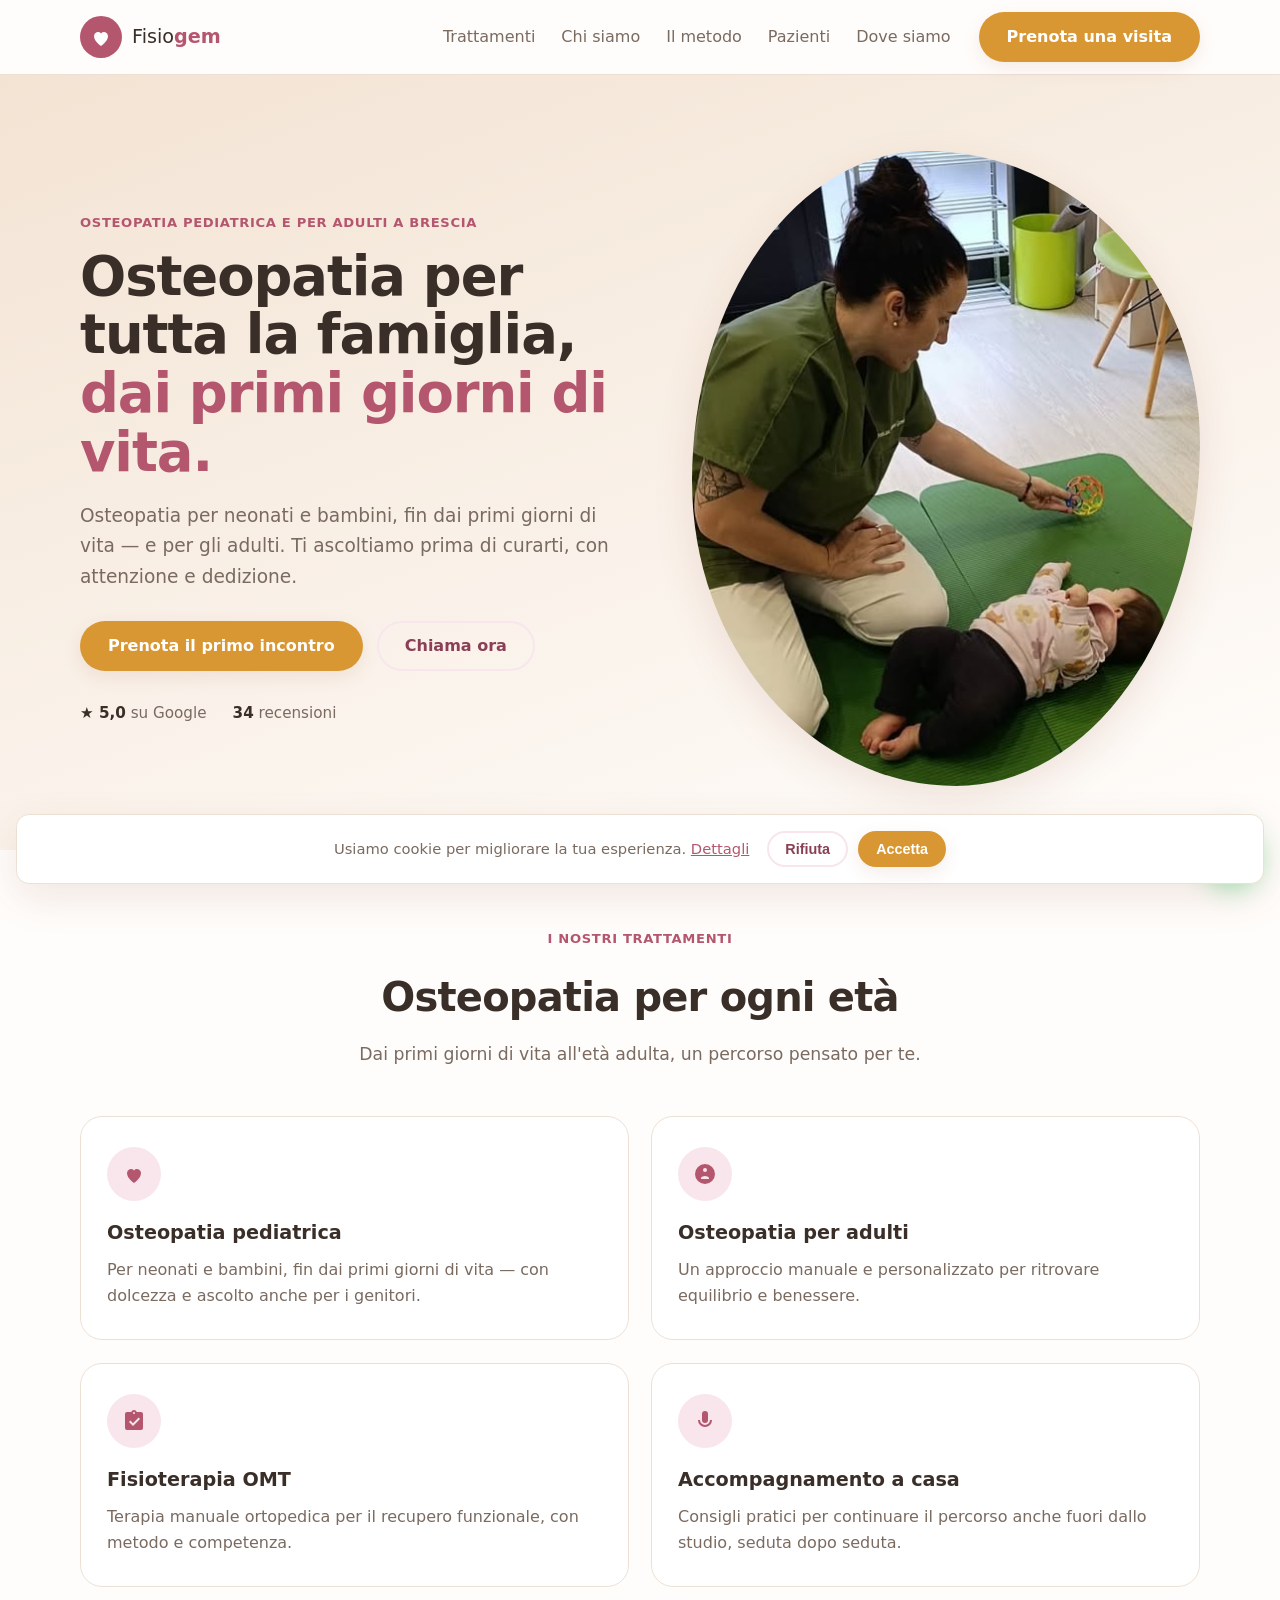
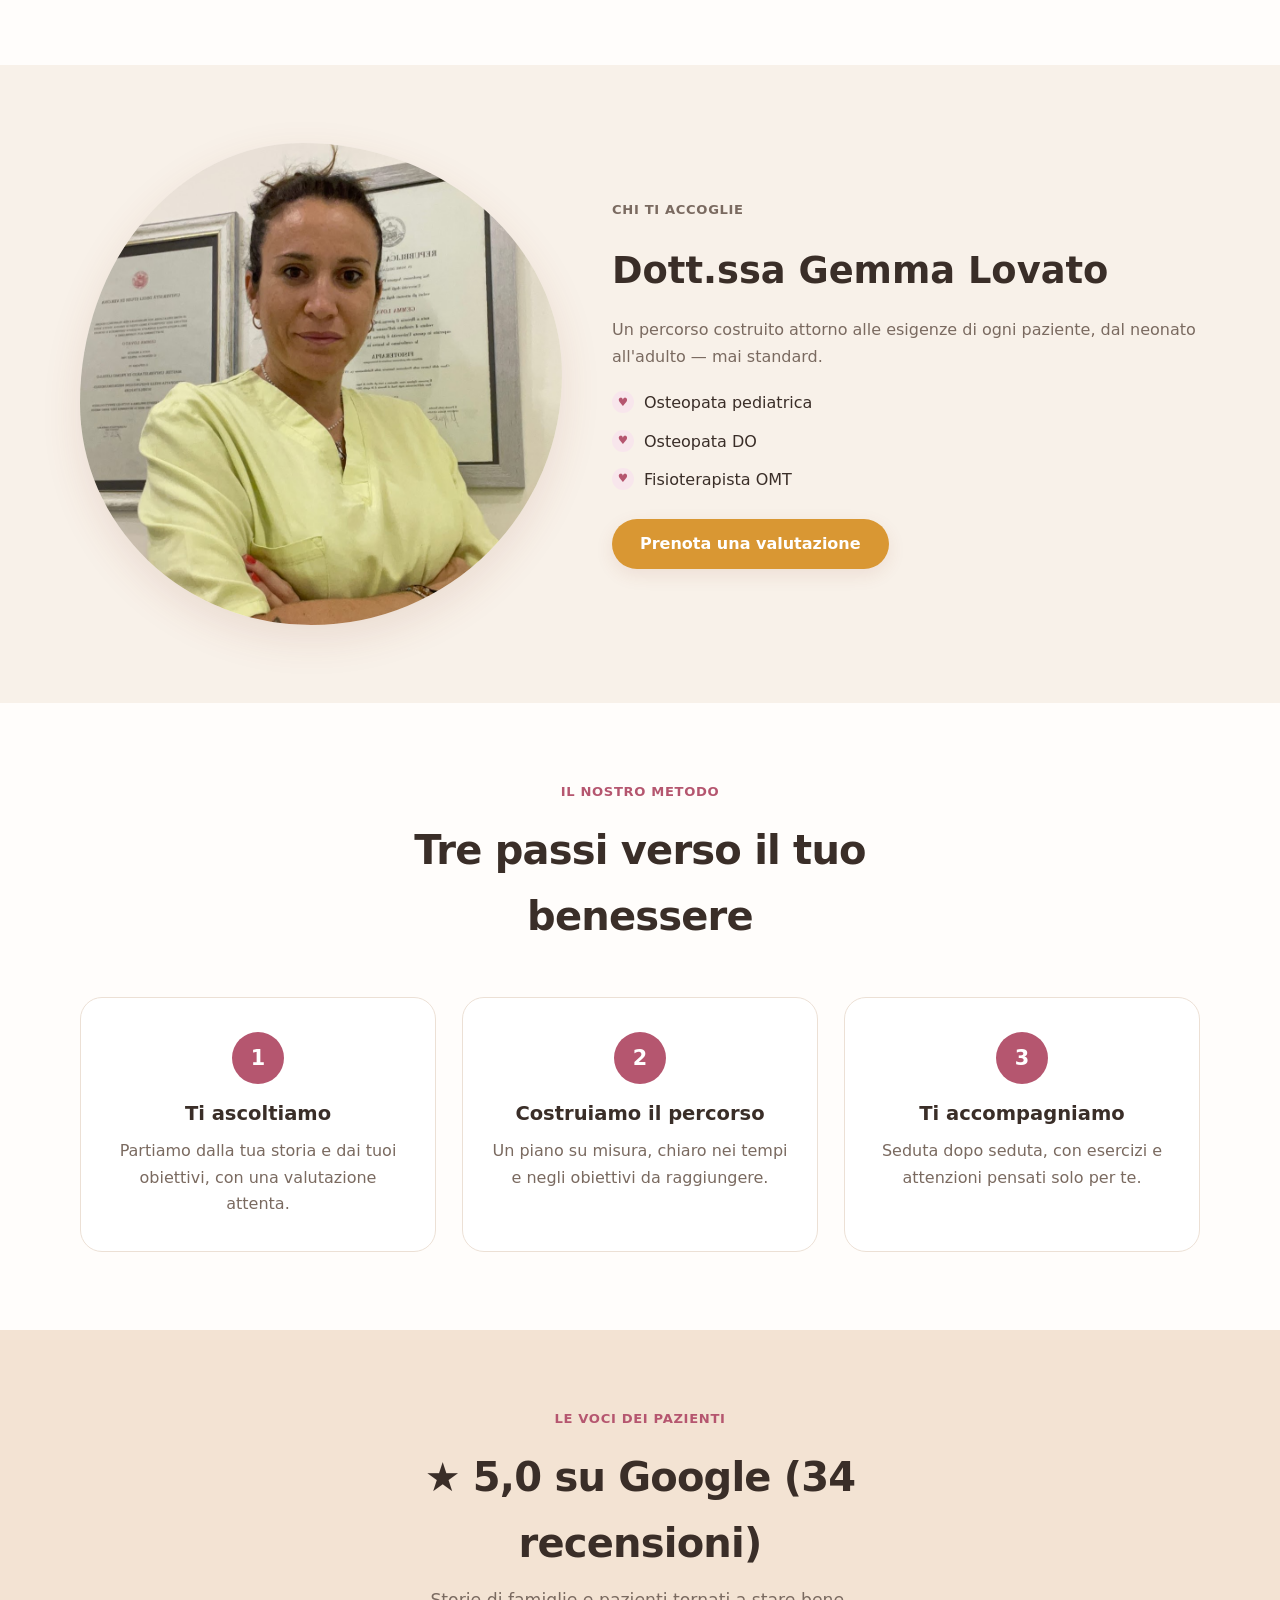
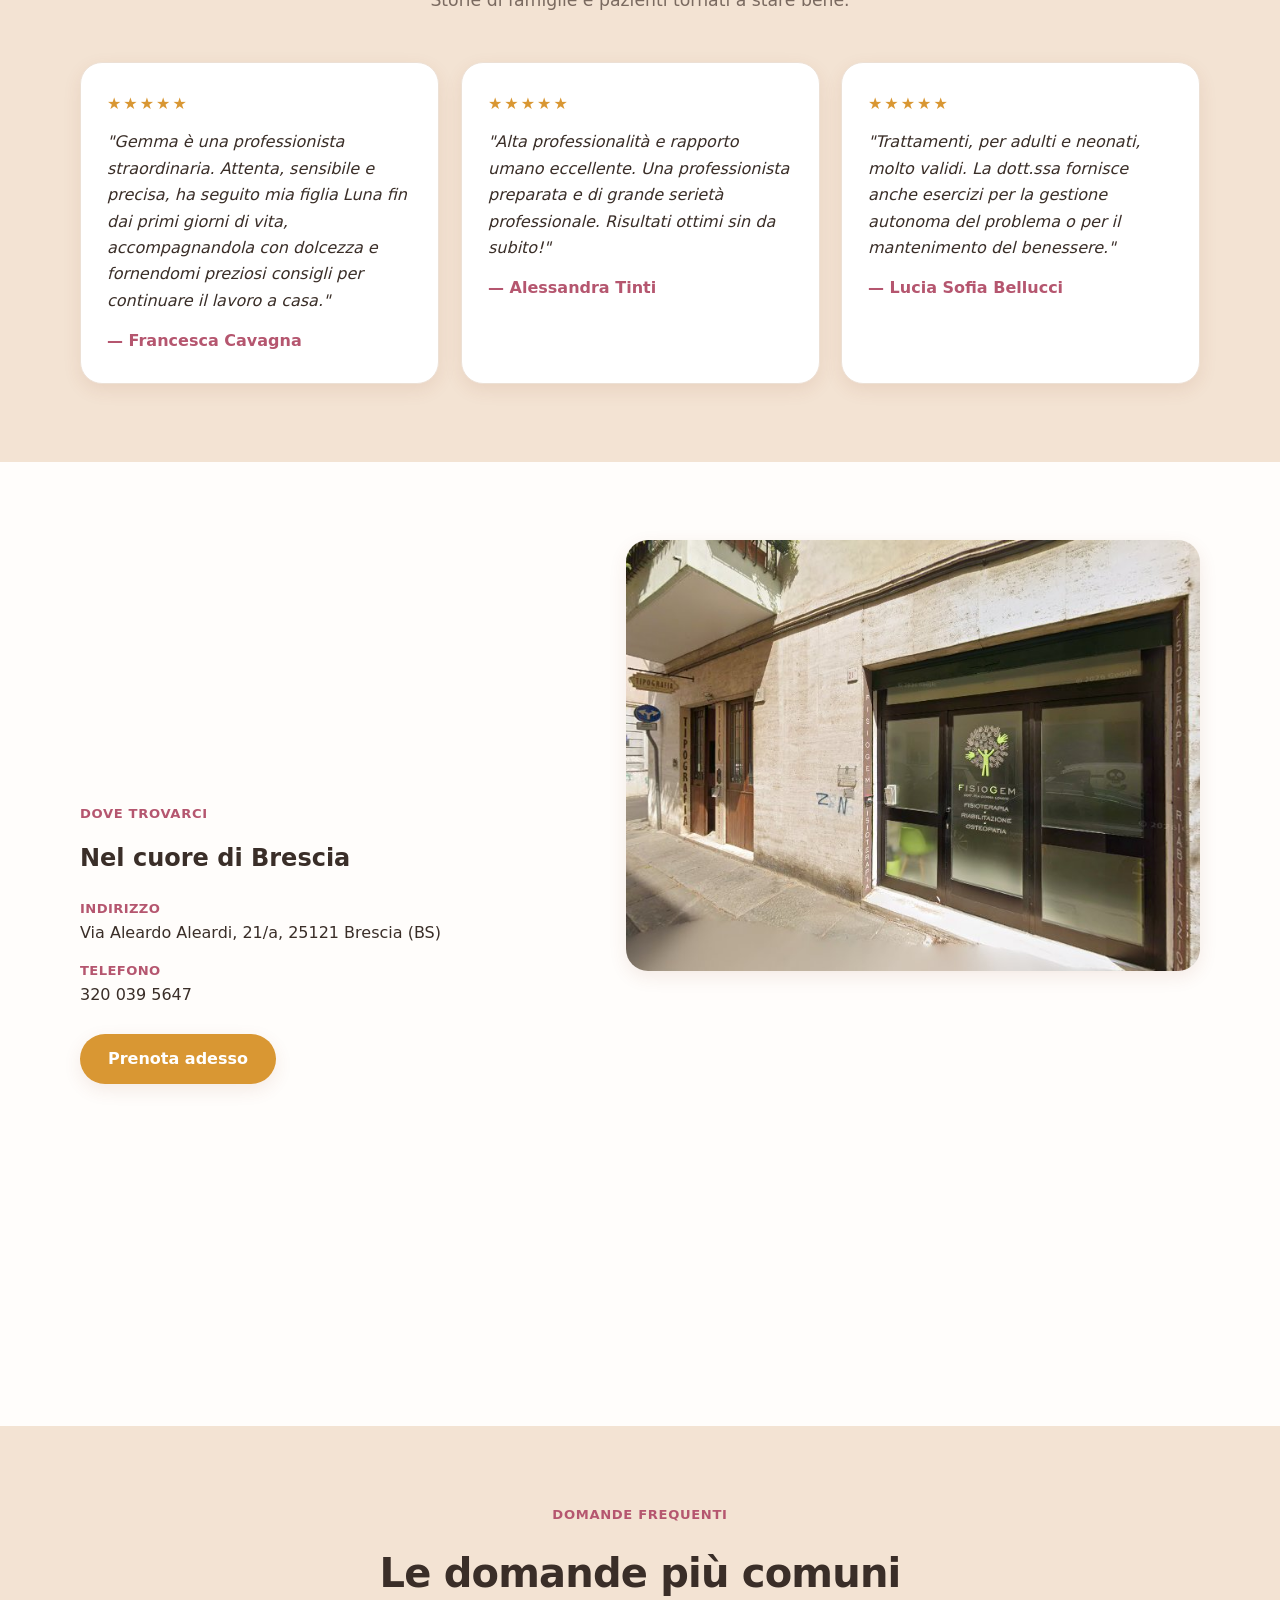
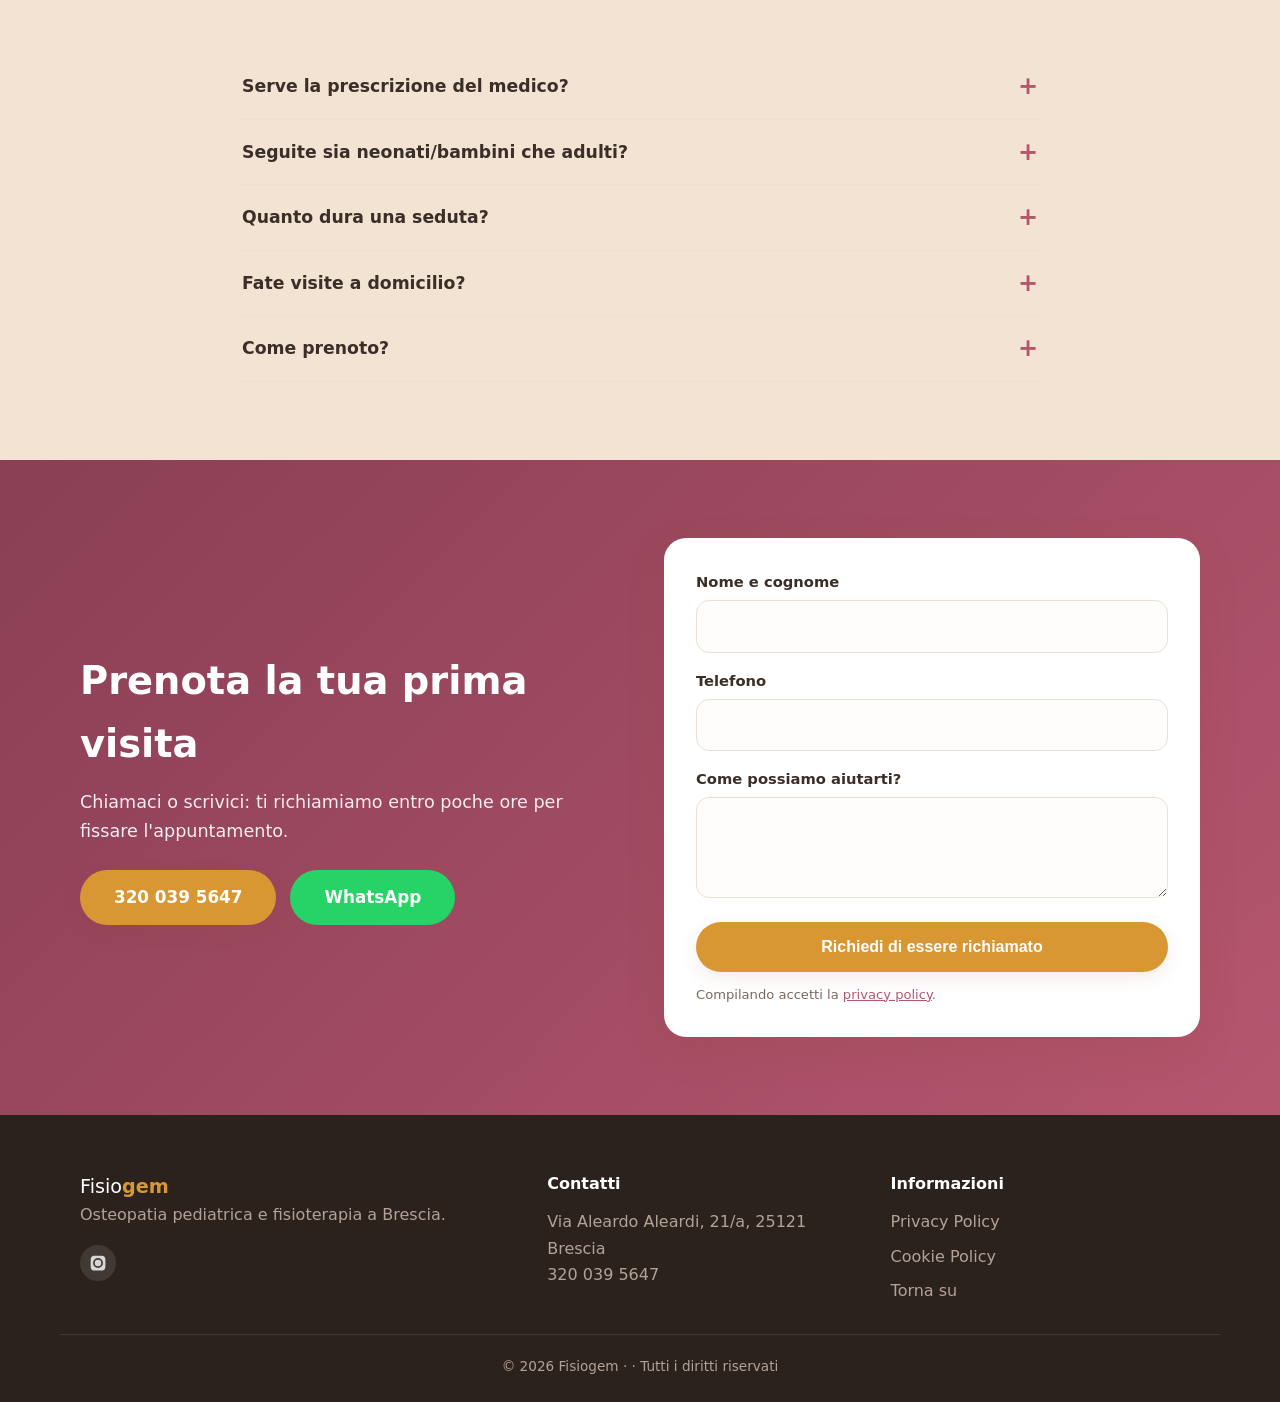
<file: fisiogem/index.html>
<!DOCTYPE html>
<html lang="it">
<head>
  <meta charset="UTF-8" />
  <meta name="viewport" content="width=device-width, initial-scale=1.0" />
  <title>Fisiogem — Osteopatia Pediatrica e per Adulti a Brescia</title>
  <meta name="description" content="Fisiogem, Dott.ssa Gemma Lovato: osteopatia pediatrica per neonati e bambini, e osteopatia per adulti, a Brescia. Prenota la tua prima visita." />
  <!-- Favicon (colore del brand) -->
  <link rel="icon" href="data:image/svg+xml,%3Csvg xmlns='http://www.w3.org/2000/svg' viewBox='0 0 24 24'%3E%3Cpath fill='%23b85c38' d='M12 21s-7-4.5-7-10a4 4 0 0 1 7-2.6A4 4 0 0 1 19 11c0 5.5-7 10-7 10z'/%3E%3C/svg%3E" />

  <!-- Open Graph (anteprima WhatsApp/social) — [[compilare in personalizzazione]] -->
  <meta property="og:type" content="website" />
  <meta property="og:title" content="Fisiogem — Osteopatia Pediatrica e per Adulti a Brescia" />
  <meta property="og:description" content="Osteopatia per neonati, bambini e adulti ★ 5,0 su 34 recensioni. Prenota la tua visita." />
  <meta property="og:image" content="[[FOTO_OG_1200x630]]" />
  <meta property="og:url" content="https://tmaianti1965-bot.github.io/anteprime-fisio/fisiogem/" />
  <meta name="twitter:card" content="summary_large_image" />

  <!-- Dati strutturati (SEO locale) — [[compilare in personalizzazione]] -->
  <script type="application/ld+json">
  {
    "@context": "https://schema.org",
    "@type": "Physiotherapy",
    "name": "Fisiogem Fisioterapia Osteopatia",
    "image": "[[FOTO_OG_1200x630]]",
    "url": "https://tmaianti1965-bot.github.io/anteprime-fisio/fisiogem/",
    "telephone": "+393200395647",
    "address": { "@type": "PostalAddress", "streetAddress": "Via Aleardo Aleardi, 21/a", "addressLocality": "Brescia", "addressRegion": "BS", "postalCode": "25121", "addressCountry": "IT" },
    "aggregateRating": { "@type": "AggregateRating", "ratingValue": "5", "reviewCount": "34" }
  }
  </script>

  <link rel="stylesheet" href="css/style.css" />
</head>
<body>

  <!-- ============ HEADER ============ -->
  <header class="site-header" id="top">
    <div class="container header-inner">
      <a href="#top" class="brand">
        <!-- [[LOGO]] -->
        <span class="brand-mark" aria-hidden="true">
          <svg viewBox="0 0 24 24" width="24" height="24"><path fill="currentColor" d="M12 21s-7-4.5-7-10a4 4 0 0 1 7-2.6A4 4 0 0 1 19 11c0 5.5-7 10-7 10z"/></svg>
        </span>
        <span class="brand-text">Fisio<strong>gem</strong></span>
      </a>
      <nav class="main-nav" id="mainNav">
        <a href="#servizi">Trattamenti</a>
        <a href="#chi-siamo">Chi siamo</a>
        <a href="#perche">Il metodo</a>
        <a href="#recensioni">Pazienti</a>
        <a href="#dove">Dove siamo</a>
      </nav>
      <a href="#contatti" class="btn btn-cta header-cta">Prenota una visita</a>
      <button class="hamburger" id="hamburger" aria-label="Apri menu" aria-expanded="false">
        <span></span><span></span><span></span>
      </button>
    </div>
  </header>

  <!-- ============ HERO ============ -->
  <section class="hero">
    <div class="container hero-grid">
      <div class="hero-copy">
        <div class="hero-headline">
          <p class="eyebrow">Osteopatia pediatrica e per adulti a Brescia</p>
          <h1>Osteopatia per tutta la famiglia, <span>dai primi giorni di vita.</span></h1>
        </div>
        <div class="hero-sub">
          <p class="lead">
            Osteopatia per neonati e bambini, fin dai primi giorni di vita — e per gli adulti.
            Ti ascoltiamo prima di curarti, con attenzione e dedizione.
          </p>
          <div class="hero-actions">
            <a href="#contatti" class="btn btn-cta">Prenota il primo incontro</a>
            <a href="tel:+393200395647" class="btn btn-ghost">Chiama ora</a>
          </div>
          <ul class="hero-trust">
            <li><strong>★ 5,0</strong> su Google</li>
            <li><strong>34</strong> recensioni</li>
          </ul>
        </div>
      </div>
      <div class="hero-media">
        <div class="hero-photo has-photo" role="img" aria-label="Dott.ssa Gemma Lovato al lavoro" style="background-image:url('assets/foto-2-al-lavoro.jpg');background-size:cover;background-position:center;"></div>
      </div>
    </div>
  </section>

  <!-- ============ SERVIZI ============ -->
  <section class="section" id="servizi">
    <div class="container">
      <div class="section-head">
        <p class="eyebrow">I nostri trattamenti</p>
        <h2>Osteopatia per ogni età</h2>
        <p class="section-sub">Dai primi giorni di vita all'età adulta, un percorso pensato per te.</p>
      </div>
      <div class="cards">
        <article class="card">
          <span class="card-icon"><svg viewBox="0 0 24 24" width="24" height="24"><path fill="currentColor" d="M12 21s-7-4.5-7-10a4 4 0 0 1 7-2.6A4 4 0 0 1 19 11c0 5.5-7 10-7 10z"/></svg></span>
          <h3>Osteopatia pediatrica</h3>
          <p>Per neonati e bambini, fin dai primi giorni di vita — con dolcezza e ascolto anche per i genitori.</p>
        </article>
        <article class="card">
          <span class="card-icon"><svg viewBox="0 0 24 24" width="24" height="24"><path fill="currentColor" d="M12 2a10 10 0 1 0 0 20 10 10 0 0 0 0-20zm0 4a2 2 0 1 1 0 4 2 2 0 0 1 0-4zm4 11H8v-1c0-1.3 2.7-2 4-2s4 .7 4 2v1z"/></svg></span>
          <h3>Osteopatia per adulti</h3>
          <p>Un approccio manuale e personalizzato per ritrovare equilibrio e benessere.</p>
        </article>
        <article class="card">
          <span class="card-icon"><svg viewBox="0 0 24 24" width="24" height="24"><path fill="currentColor" d="M19 3h-4.2A3 3 0 0 0 9.2 3H5a2 2 0 0 0-2 2v14a2 2 0 0 0 2 2h14a2 2 0 0 0 2-2V5a2 2 0 0 0-2-2zm-7 0a1 1 0 1 1 0 2 1 1 0 0 1 0-2zm-1 14-4-4 1.4-1.4L11 14.2l5.6-5.6L18 10l-7 7z"/></svg></span>
          <h3>Fisioterapia OMT</h3>
          <p>Terapia manuale ortopedica per il recupero funzionale, con metodo e competenza.</p>
        </article>
        <article class="card">
          <span class="card-icon"><svg viewBox="0 0 24 24" width="24" height="24"><path fill="currentColor" d="M12 2a3 3 0 0 1 3 3v6a3 3 0 0 1-6 0V5a3 3 0 0 1 3-3zm-7 9a7 7 0 0 0 14 0h-2a5 5 0 0 1-10 0H5z"/></svg></span>
          <h3>Accompagnamento a casa</h3>
          <p>Consigli pratici per continuare il percorso anche fuori dallo studio, seduta dopo seduta.</p>
        </article>
      </div>
    </div>
  </section>

  <!-- ============ CHI SIAMO ============ -->
  <section class="section section-alt" id="chi-siamo">
    <div class="container about-grid">
      <div class="about-media">
        <div class="about-photo has-photo" role="img" aria-label="Dott.ssa Gemma Lovato" style="background-image:url('assets/foto-1-titolare.jpg');background-size:cover;background-position:center;"></div>
      </div>
      <div class="about-copy">
        <p class="eyebrow">Chi ti accoglie</p>
        <h2>Dott.ssa Gemma Lovato</h2>
        <p>
          <!-- [[DA COMPLETARE — bio/presentazione fornita dalla cliente]] -->
          Un percorso costruito attorno alle esigenze di ogni paziente, dal neonato all'adulto — mai standard.
        </p>
        <ul class="ticks">
          <li>Osteopata pediatrica</li>
          <li>Osteopata DO</li>
          <li>Fisioterapista OMT</li>
        </ul>
        <a href="#contatti" class="btn btn-cta">Prenota una valutazione</a>
      </div>
    </div>
  </section>

  <!-- ============ IL METODO ============ -->
  <section class="section" id="perche">
    <div class="container">
      <div class="section-head">
        <p class="eyebrow">Il nostro metodo</p>
        <h2>Tre passi verso il tuo benessere</h2>
      </div>
      <div class="features">
        <div class="feature">
          <span class="feature-num">1</span>
          <h3>Ti ascoltiamo</h3>
          <p>Partiamo dalla tua storia e dai tuoi obiettivi, con una valutazione attenta.</p>
        </div>
        <div class="feature">
          <span class="feature-num">2</span>
          <h3>Costruiamo il percorso</h3>
          <p>Un piano su misura, chiaro nei tempi e negli obiettivi da raggiungere.</p>
        </div>
        <div class="feature">
          <span class="feature-num">3</span>
          <h3>Ti accompagniamo</h3>
          <p>Seduta dopo seduta, con esercizi e attenzioni pensati solo per te.</p>
        </div>
      </div>
    </div>
  </section>

  <!-- ============ RECENSIONI ============ -->
  <section class="section section-warm" id="recensioni">
    <div class="container">
      <div class="section-head">
        <p class="eyebrow">Le voci dei pazienti</p>
        <h2>★ 5,0 su Google (34 recensioni)</h2>
        <p class="section-sub">Storie di famiglie e pazienti tornati a stare bene.</p>
      </div>
      <div class="reviews">
        <blockquote class="review">
          <div class="stars" aria-label="5 stelle">★★★★★</div>
          <p>"Gemma è una professionista straordinaria. Attenta, sensibile e precisa, ha seguito mia figlia Luna fin dai primi giorni di vita, accompagnandola con dolcezza e fornendomi preziosi consigli per continuare il lavoro a casa."</p>
          <cite>— Francesca Cavagna</cite>
        </blockquote>
        <blockquote class="review">
          <div class="stars" aria-label="5 stelle">★★★★★</div>
          <p>"Alta professionalità e rapporto umano eccellente. Una professionista preparata e di grande serietà professionale. Risultati ottimi sin da subito!"</p>
          <cite>— Alessandra Tinti</cite>
        </blockquote>
        <blockquote class="review">
          <div class="stars" aria-label="5 stelle">★★★★★</div>
          <p>"Trattamenti, per adulti e neonati, molto validi. La dott.ssa fornisce anche esercizi per la gestione autonoma del problema o per il mantenimento del benessere."</p>
          <cite>— Lucia Sofia Bellucci</cite>
        </blockquote>
      </div>
    </div>
  </section>

  <!-- ============ DOVE SIAMO ============ -->
  <section class="section" id="dove">
    <div class="container dove-grid">
      <div class="dove-info">
        <p class="eyebrow">Dove trovarci</p>
        <h2>Nel cuore di Brescia</h2>
        <ul class="contact-list">
          <li><strong>Indirizzo</strong> Via Aleardo Aleardi, 21/a, 25121 Brescia (BS)</li>
          <!-- [[DA COMPLETARE — orari settimanali completi forniti dalla cliente]] -->
          <li><strong>Telefono</strong> <a href="tel:+393200395647">320 039 5647</a></li>
        </ul>
        <a href="#contatti" class="btn btn-cta">Prenota adesso</a>
      </div>
      <div class="dove-map">
        <img src="assets/foto-3-ingresso.jpg" alt="Ingresso di Fisiogem, Via Aleardo Aleardi 21/a" style="width:100%;border-radius:var(--radius);box-shadow:var(--shadow-sm);margin-bottom:18px;" />
        <iframe title="Mappa dello studio" loading="lazy"
          referrerpolicy="no-referrer-when-downgrade"
          src="https://www.google.com/maps?q=Fisiogem+Fisioterapia+Osteopatia+Via+Aleardo+Aleardi+21a+Brescia&output=embed"></iframe>
      </div>
    </div>
  </section>

  <!-- ============ FAQ ============ -->
  <section class="section section-warm" id="faq">
    <div class="container">
      <div class="section-head">
        <p class="eyebrow">Domande frequenti</p>
        <h2>Le domande più comuni</h2>
      </div>
      <div class="faq-wrap">
        <details><summary>Serve la prescrizione del medico?</summary><p>No, non è obbligatoria per le sedute private. Puoi contattarci direttamente e fissare una prima valutazione. Se hai già una prescrizione, portala pure.</p></details>
        <details><summary>Seguite sia neonati/bambini che adulti?</summary><p>Sì: la Dott.ssa Gemma Lovato segue sia i più piccoli, fin dai primi giorni di vita, sia i pazienti adulti.</p></details>
        <details><summary>Quanto dura una seduta?</summary><p><!-- [[DA COMPLETARE — durata reale fornita dalla cliente]] --></p></details>
        <details><summary>Fate visite a domicilio?</summary><p><!-- [[DA COMPLETARE — confermare con la cliente]] --></p></details>
        <details><summary>Come prenoto?</summary><p>Chiama o scrivici su WhatsApp: ti risponderemo per fissare l'appuntamento.</p></details>
      </div>
    </div>
  </section>

  <!-- ============ CONTATTI ============ -->
  <section class="section section-cta" id="contatti">
    <div class="container contatti-grid">
      <div class="contatti-copy">
        <h2>Prenota la tua prima visita</h2>
        <p>Chiamaci o scrivici: ti richiamiamo entro poche ore per fissare l'appuntamento.</p>
        <div class="contatti-actions">
          <a href="tel:+393200395647" class="btn btn-cta btn-lg">320 039 5647</a>
          <a href="https://wa.me/393200395647" class="btn btn-wa btn-lg">WhatsApp</a>
        </div>
      </div>
      <form class="contatti-form" onsubmit="return false;">
        <label>Nome e cognome <input type="text" name="nome" required /></label>
        <label>Telefono <input type="tel" name="tel" required /></label>
        <label>Come possiamo aiutarti? <textarea name="msg" rows="3"></textarea></label>
        <button type="submit" class="btn btn-cta btn-block">Richiedi di essere richiamato</button>
        <p class="form-note">Compilando accetti la <a href="privacy.html">privacy policy</a>.</p>
      </form>
    </div>
  </section>

  <!-- ============ FOOTER ============ -->
  <footer class="site-footer">
    <div class="container footer-grid">
      <div>
        <span class="brand-text footer-brand">Fisio<strong>gem</strong></span>
        <p>Osteopatia pediatrica e fisioterapia a Brescia.</p>
        <div class="socials">
          <a href="https://www.instagram.com/osteopatia_pediatrica_fisiogem/" target="_blank" rel="noopener" aria-label="Instagram" title="Instagram"><svg viewBox="0 0 24 24" width="18" height="18"><path fill="currentColor" d="M12 2.2c3.2 0 3.6 0 4.9.1 1.2.1 1.8.3 2.2.4.6.2 1 .5 1.4.9.4.4.7.8.9 1.4.2.4.4 1 .4 2.2.1 1.3.1 1.7.1 4.9s0 3.6-.1 4.9c-.1 1.2-.3 1.8-.4 2.2-.2.6-.5 1-.9 1.4-.4.4-.8.7-1.4.9-.4.2-1 .4-2.2.4-1.3.1-1.7.1-4.9.1s-3.6 0-4.9-.1c-1.2-.1-1.8-.3-2.2-.4a3.8 3.8 0 0 1-1.4-.9 3.8 3.8 0 0 1-.9-1.4c-.2-.4-.4-1-.4-2.2C2.2 15.6 2.2 15.2 2.2 12s0-3.6.1-4.9c.1-1.2.3-1.8.4-2.2.2-.6.5-1 .9-1.4.4-.4.8-.7 1.4-.9.4-.2 1-.4 2.2-.4C8.4 2.2 8.8 2.2 12 2.2zm0 3.2A6.6 6.6 0 1 0 12 18.6 6.6 6.6 0 0 0 12 5.4zm0 10.9a4.3 4.3 0 1 1 0-8.6 4.3 4.3 0 0 1 0 8.6zM18.9 5a1.5 1.5 0 1 1-3 0 1.5 1.5 0 0 1 3 0z"/></svg></a>
          <!-- [[DA COMPLETARE — altri social se presenti]] -->
        </div>
      </div>
      <div>
        <h4>Contatti</h4>
        <!-- [[INDIRIZZO]] [[TELEFONO]] [[EMAIL]] -->
        <p>Via Aleardo Aleardi, 21/a, 25121 Brescia<br>320 039 5647<br><!-- [[DA COMPLETARE — email fornita dalla cliente]] --></p>
      </div>
      <div>
        <h4>Informazioni</h4>
        <ul class="footer-links">
          <li><a href="privacy.html">Privacy Policy</a></li>
          <li><a href="cookie.html">Cookie Policy</a></li>
          <li><a href="#top">Torna su</a></li>
        </ul>
      </div>
    </div>
    <div class="container footer-bottom">
      <!-- [[PIVA]] -->
      <p>© <span id="year"></span> Fisiogem · <!-- [[DA COMPLETARE — P.IVA obbligatoria per legge, sanzione se manca]] --> · Tutti i diritti riservati</p>
    </div>
  </footer>

  <!-- WhatsApp flottante -->
  <a href="https://wa.me/393200395647?text=Salve,%20vorrei%20informazioni%20per%20una%20visita"
     class="wa-float" target="_blank" rel="noopener" aria-label="Scrivici su WhatsApp">
    <svg viewBox="0 0 24 24" width="30" height="30" aria-hidden="true"><path fill="currentColor" d="M.06 24l1.68-6.14A11.87 11.87 0 0 1 .16 11.9C.16 5.34 5.5 0 12.06 0a11.82 11.82 0 0 1 8.42 3.5 11.82 11.82 0 0 1 3.48 8.4c0 6.56-5.34 11.9-11.9 11.9a11.9 11.9 0 0 1-5.7-1.45L.06 24zM6.6 20.2l.36.22a9.87 9.87 0 0 0 5.03 1.38h.01c5.45 0 9.9-4.43 9.9-9.88a9.82 9.82 0 0 0-2.9-6.99 9.82 9.82 0 0 0-6.99-2.9c-5.46 0-9.9 4.44-9.9 9.9a9.85 9.85 0 0 0 1.5 5.24l.24.38-1 3.63 3.75-.98zM17.4 14.3c-.07-.12-.27-.2-.57-.35-.3-.15-1.76-.87-2.03-.97-.27-.1-.47-.15-.67.15-.2.3-.77.96-.94 1.16-.17.2-.35.22-.64.07a8.1 8.1 0 0 1-2.4-1.48 8.94 8.94 0 0 1-1.65-2.06c-.17-.3-.02-.46.13-.6.13-.14.3-.35.44-.52.15-.17.2-.3.3-.5.1-.2.05-.37-.02-.52-.08-.15-.67-1.6-.92-2.2-.24-.58-.48-.5-.67-.5l-.57-.02c-.2 0-.52.08-.8.37-.27.3-1.04 1.02-1.04 2.48s1.07 2.88 1.22 3.08c.15.2 2.1 3.2 5.08 4.5.71.3 1.26.48 1.7.62.71.22 1.36.2 1.87.12.57-.08 1.76-.72 2-1.4.25-.7.25-1.28.18-1.4z"/></svg>
  </a>

  <!-- Cookie banner -->
  <div class="cookie-banner" id="cookieBanner" hidden>
    <p>Usiamo cookie per migliorare la tua esperienza. <a href="cookie.html">Dettagli</a></p>
    <div class="cookie-actions">
      <button class="btn btn-ghost btn-sm" data-cookie="reject">Rifiuta</button>
      <button class="btn btn-cta btn-sm" data-cookie="accept">Accetta</button>
    </div>
  </div>

  <script src="js/main.js"></script>
</body>
</html>
</file>
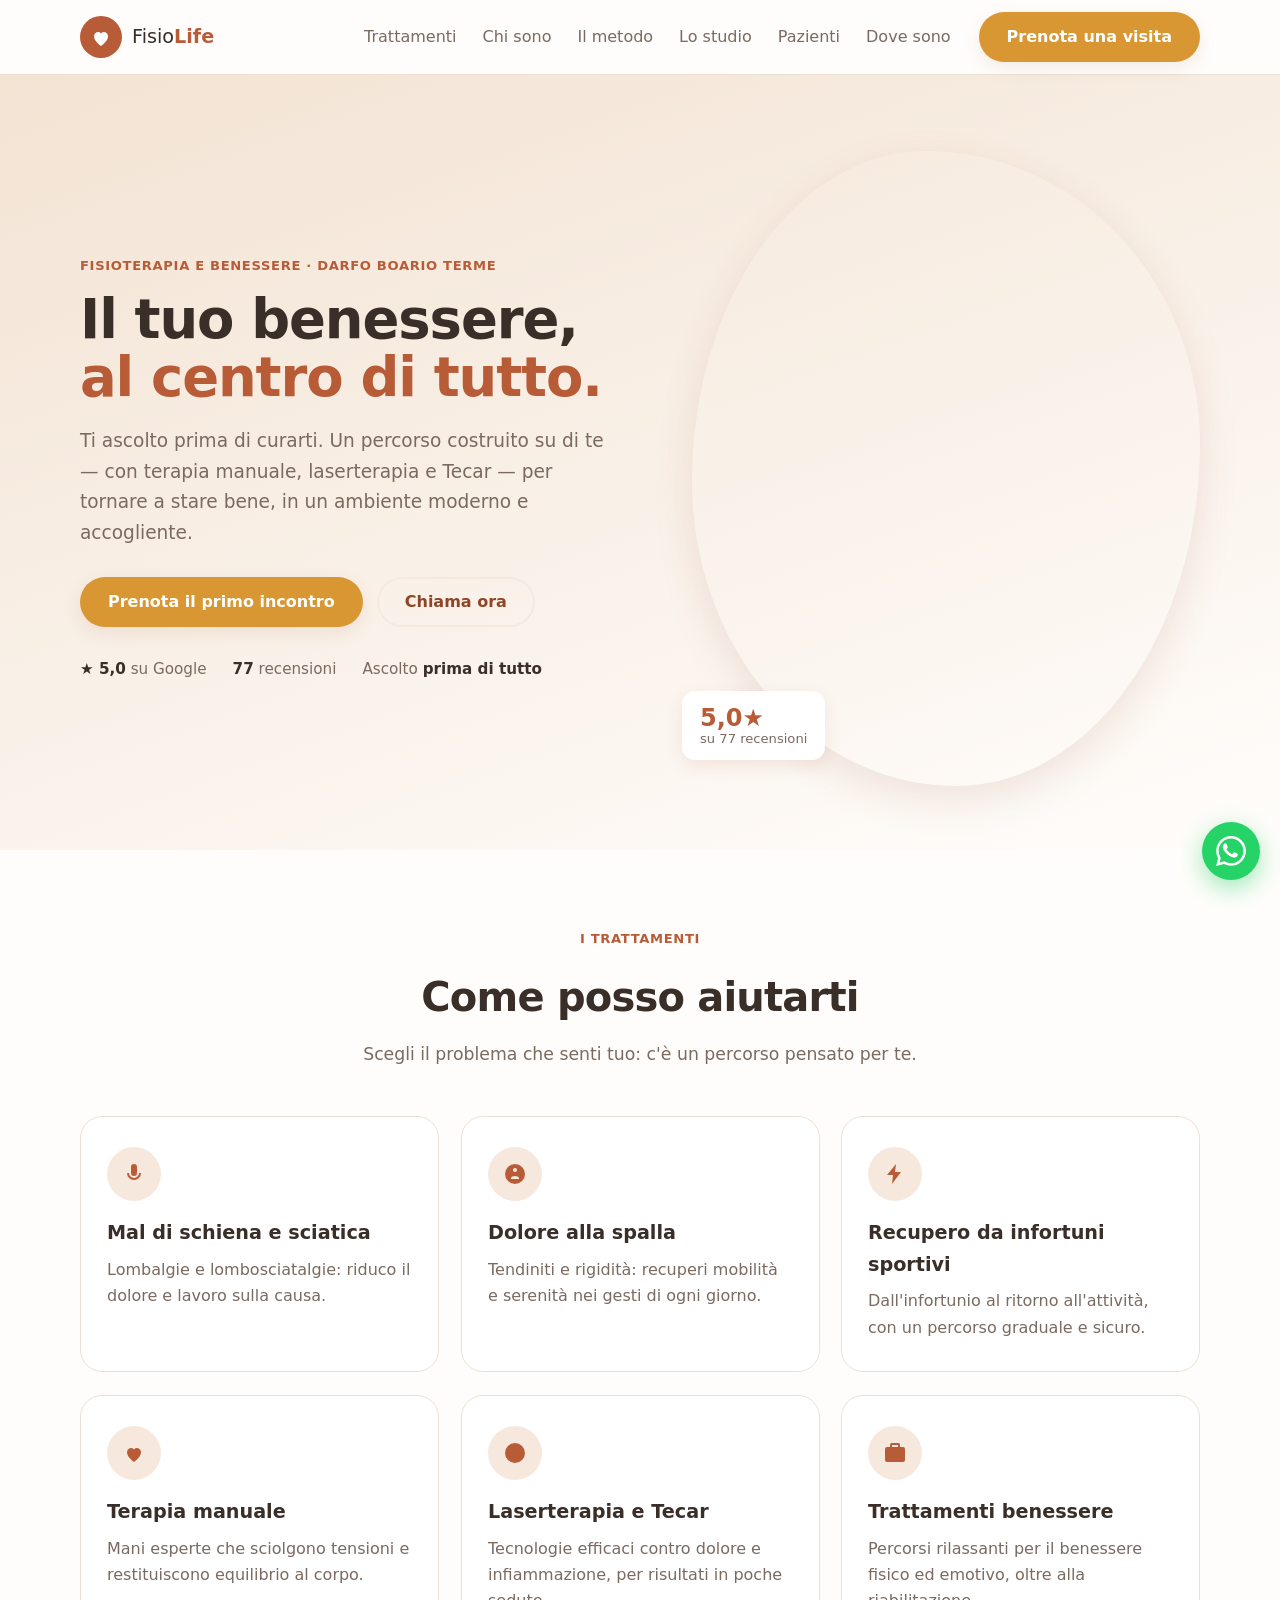
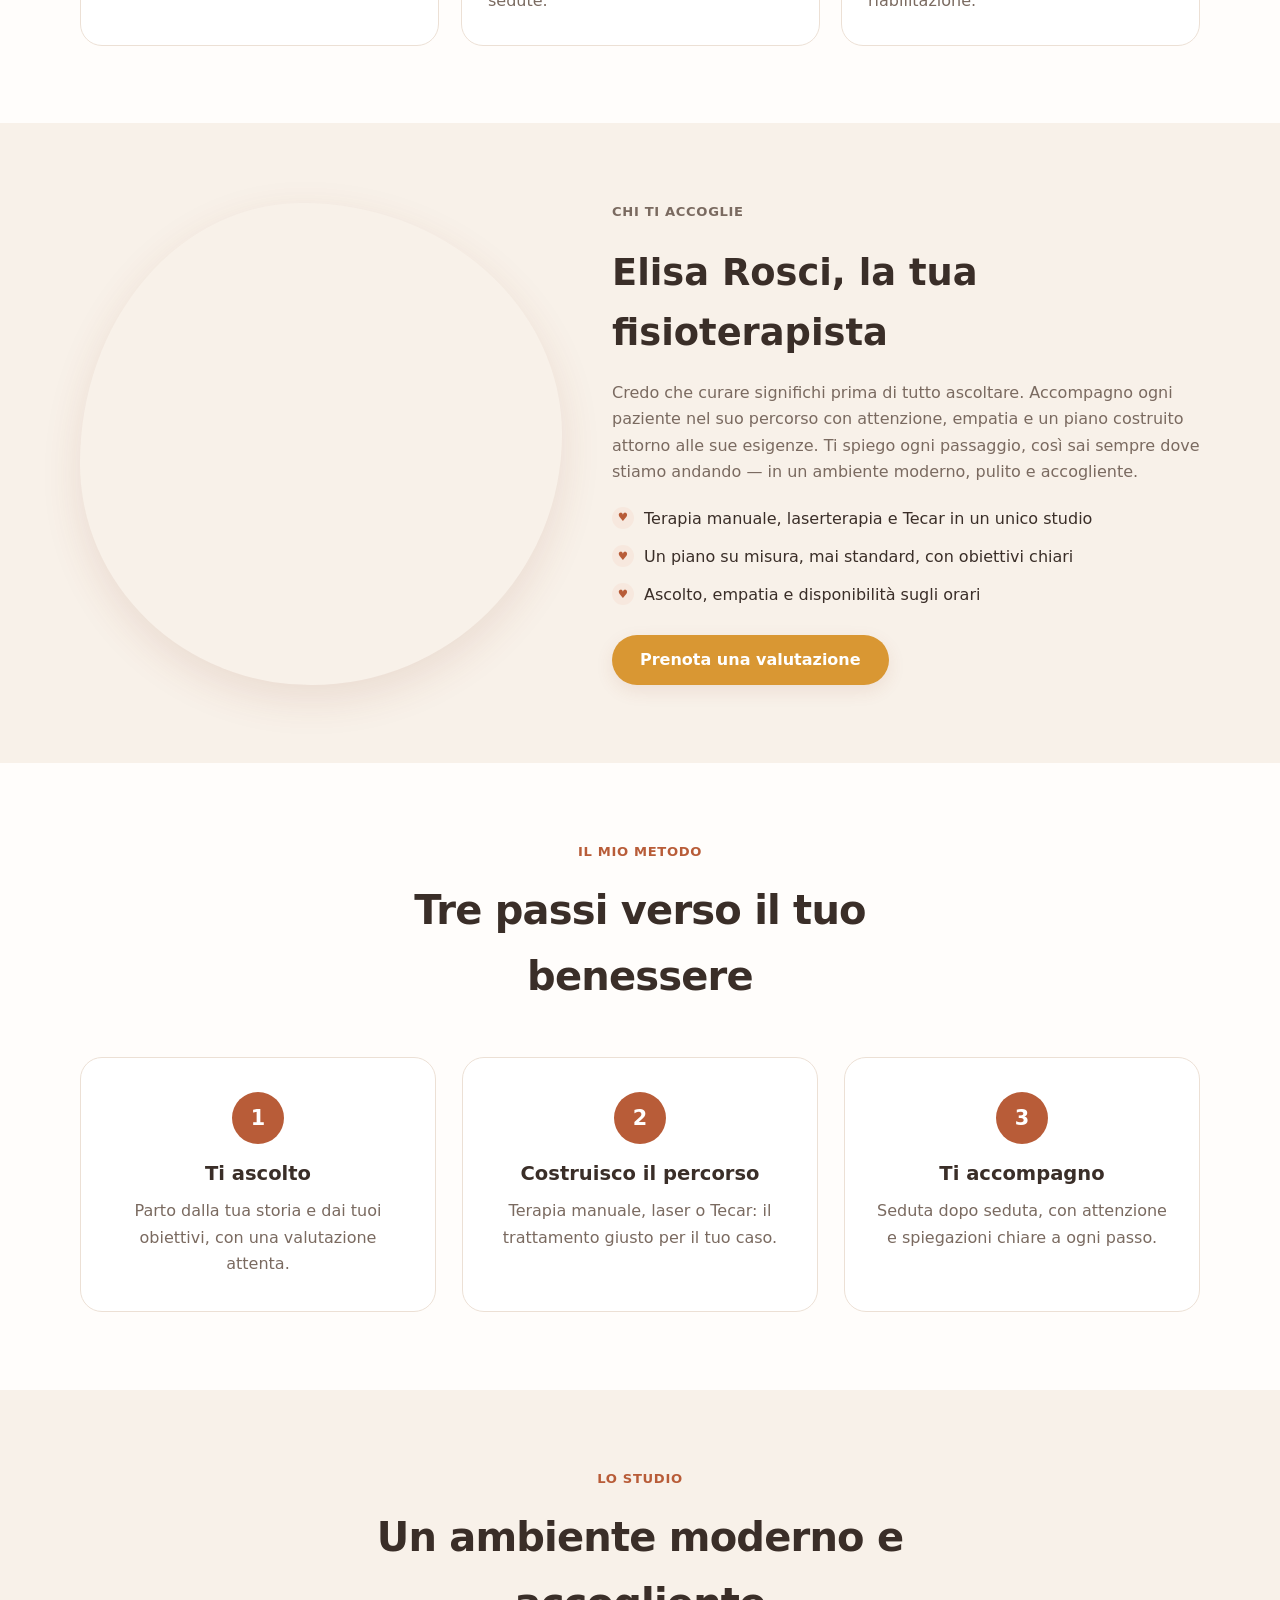
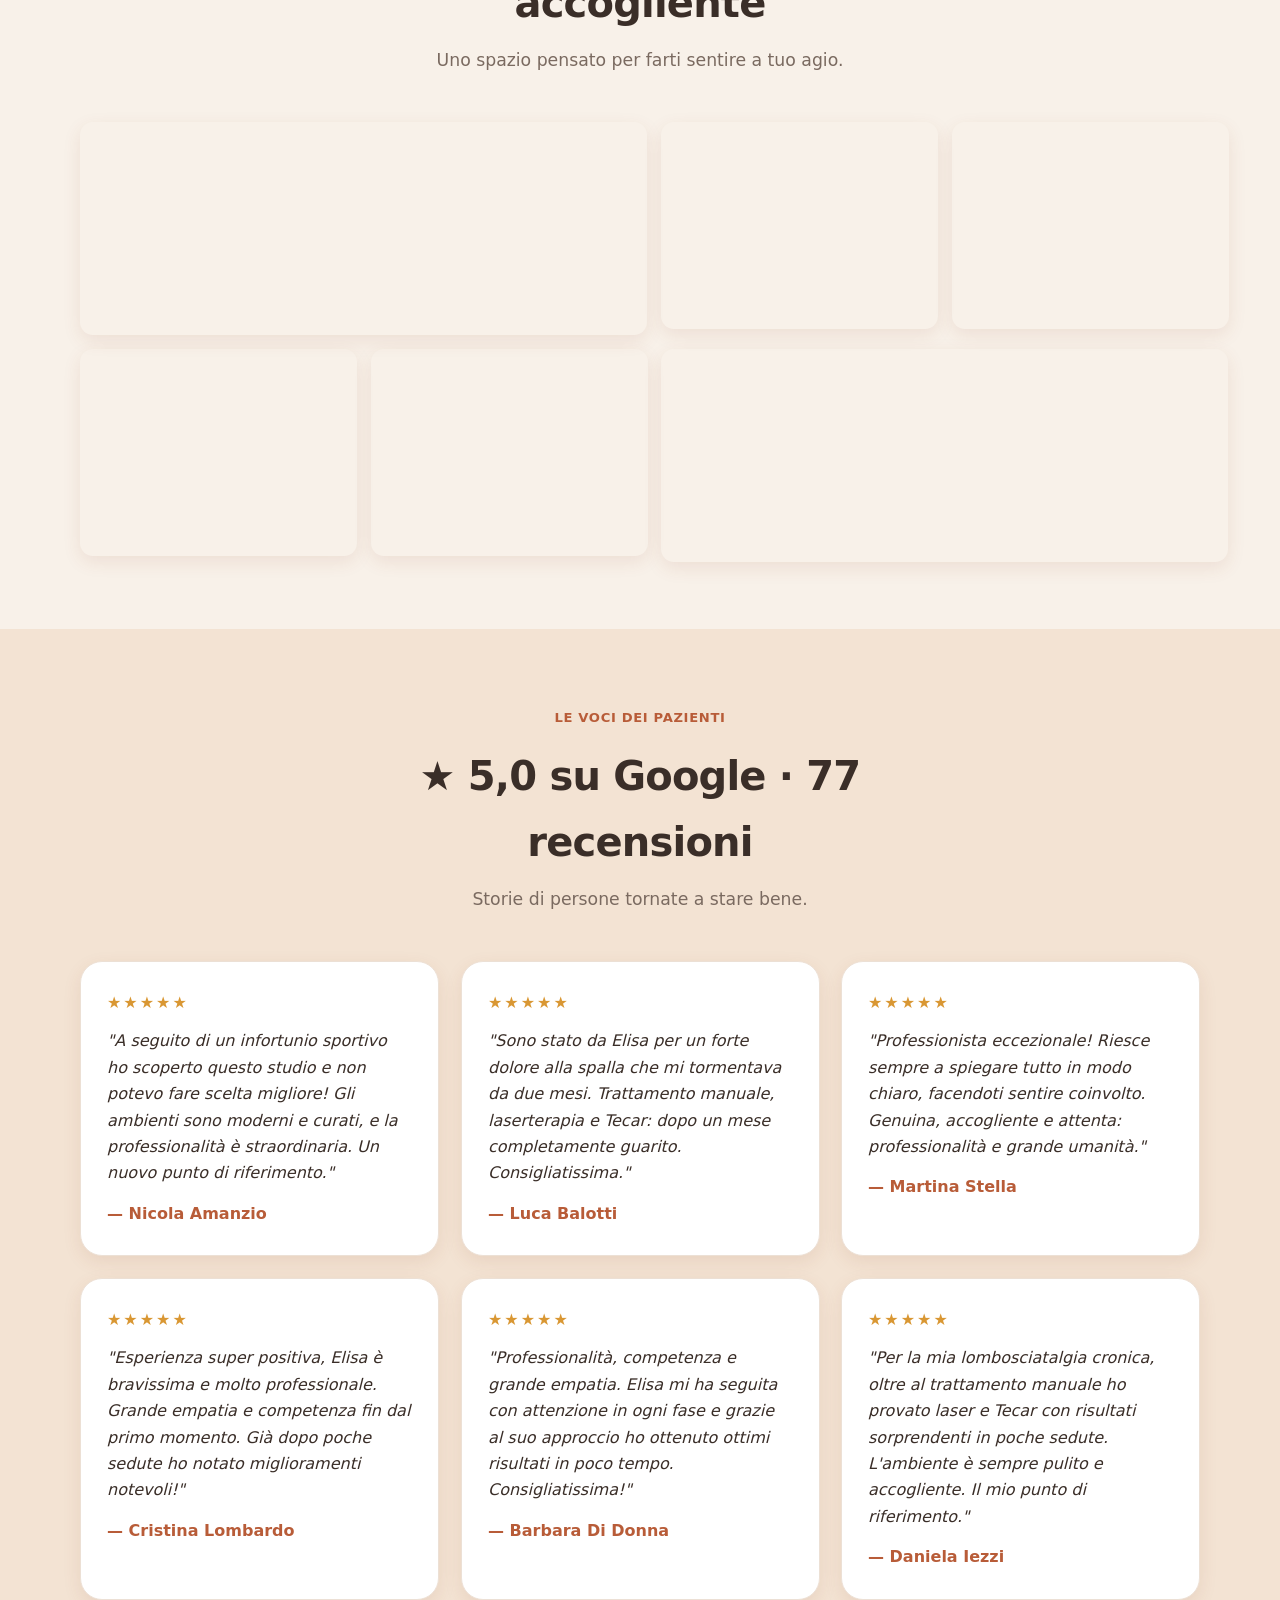
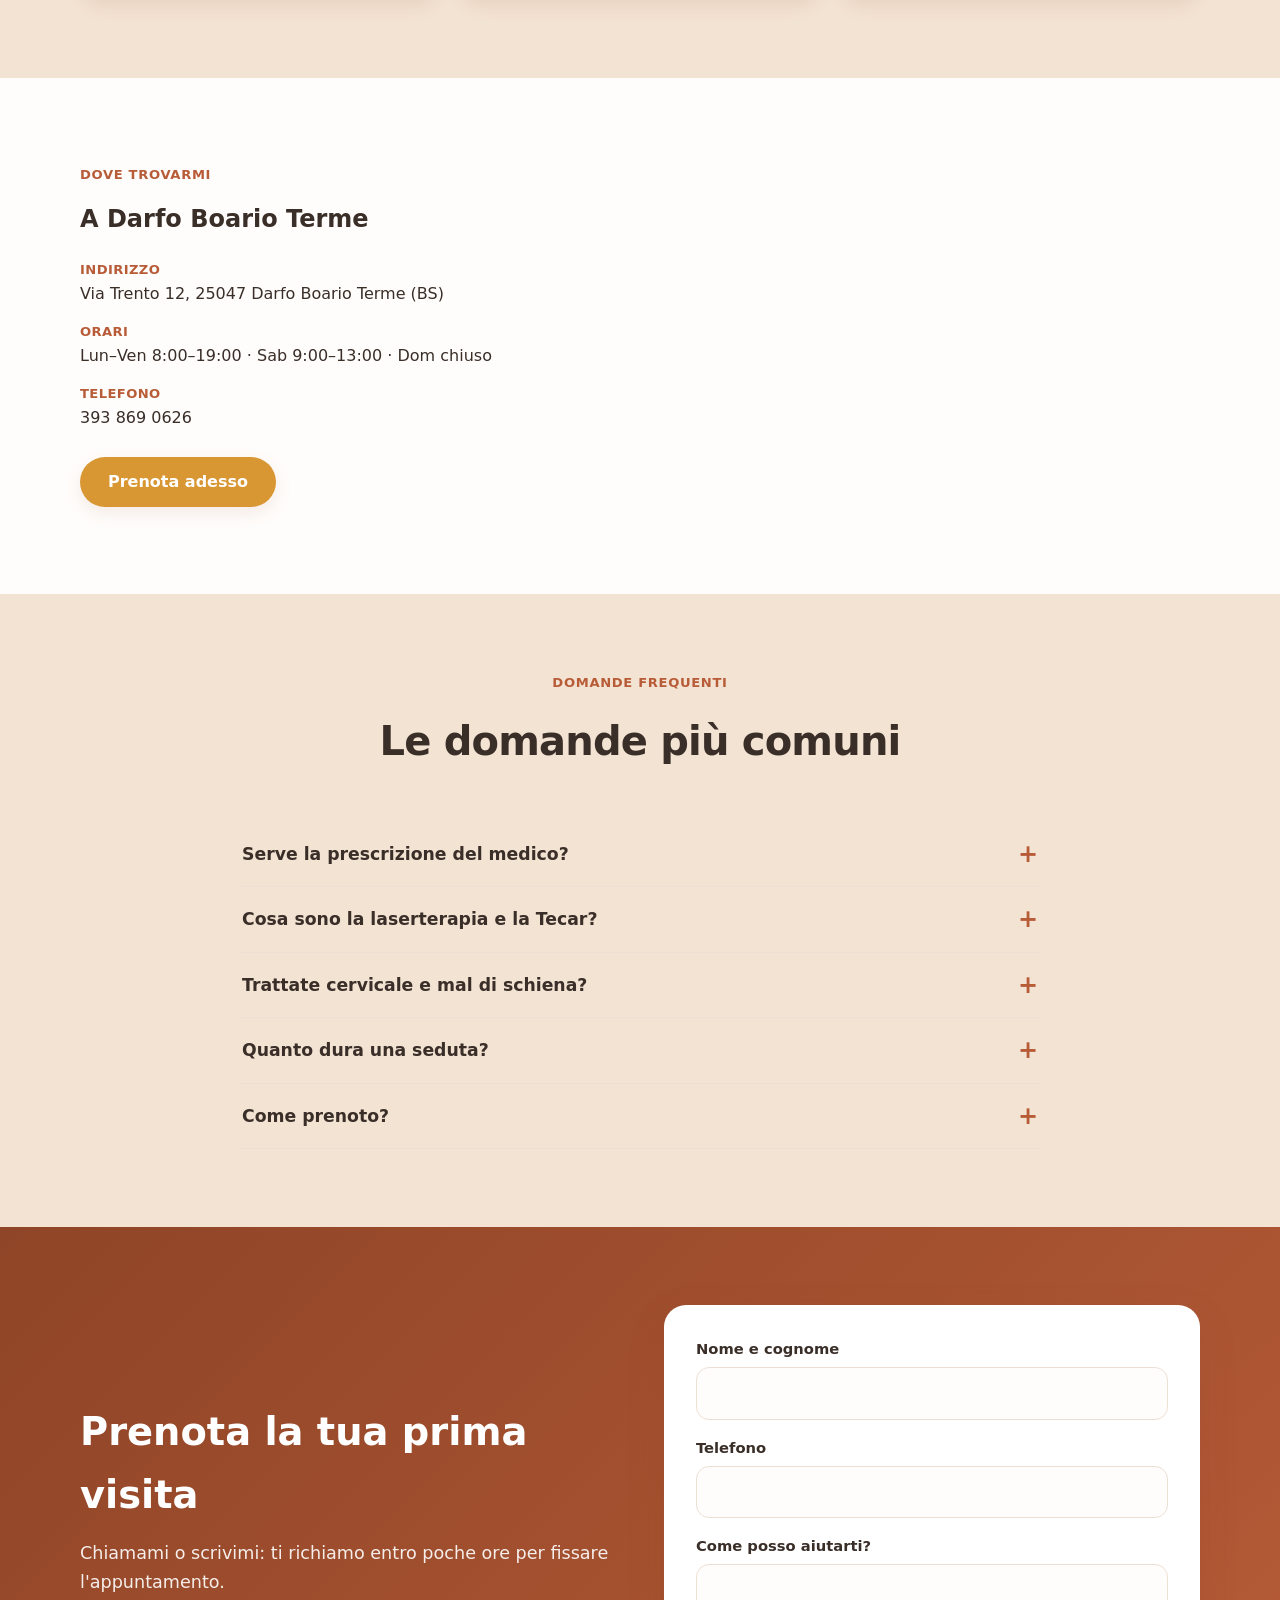
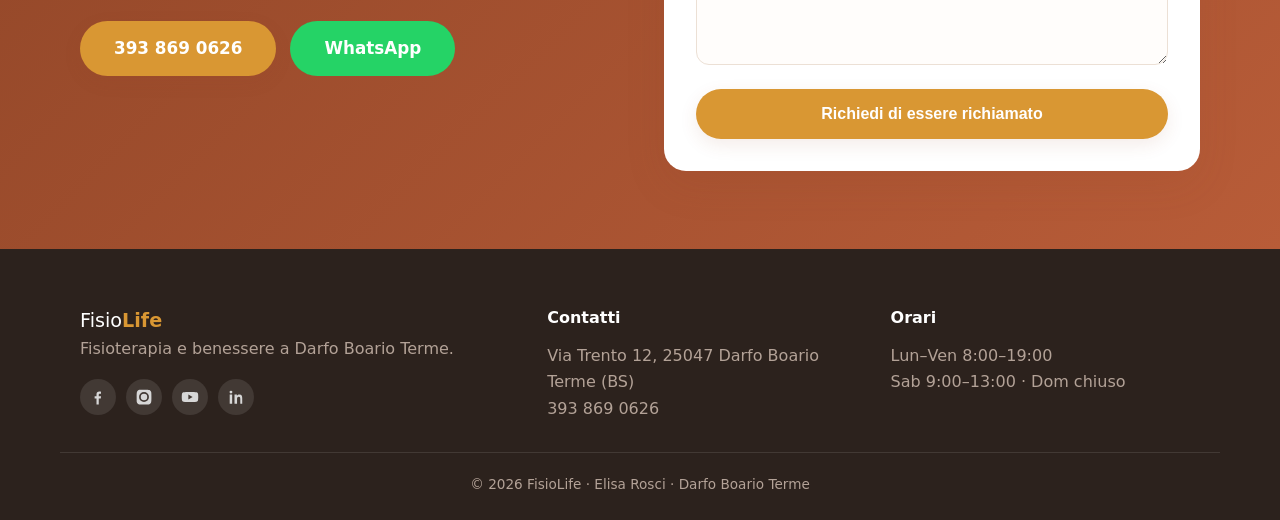
<file: fisiolife-darfo/index.html>
<!DOCTYPE html>
<html lang="it">
<head>
  <meta charset="UTF-8" />
  <meta name="viewport" content="width=device-width, initial-scale=1.0" />
  <title>FisioLife — Fisioterapia e Benessere a Darfo Boario Terme | Elisa Rosci</title>
  <meta name="description" content="FisioLife di Elisa Rosci a Darfo Boario Terme: fisioterapia, terapia manuale, laserterapia e Tecar. Un percorso su misura in un ambiente moderno e accogliente. Prenota la tua visita." />

  <!-- Favicon -->
  <link rel="icon" href="data:image/svg+xml,%3Csvg xmlns='http://www.w3.org/2000/svg' viewBox='0 0 24 24'%3E%3Cpath fill='%23b85c38' d='M12 21s-7-4.5-7-10a4 4 0 0 1 7-2.6A4 4 0 0 1 19 11c0 5.5-7 10-7 10z'/%3E%3C/svg%3E" />

  <!-- Open Graph (anteprima WhatsApp/social) -->
  <meta property="og:type" content="website" />
  <meta property="og:title" content="FisioLife — Fisioterapia e Benessere a Darfo Boario Terme" />
  <meta property="og:description" content="Elisa Rosci: fisioterapia, terapia manuale, laserterapia e Tecar. ★ 5,0 su 77 recensioni. Prenota la tua visita." />
  <meta property="og:image" content="https://lh3.googleusercontent.com/gps-cs-s/AHRPTWlJsWYgbzbEPfDiax_HRA3FM3rebzIeZH655Q-sVhXB8SPm1rs-Ttv0Y3HXYHgLXcS2nyDAPPe3e0wJ5nBw60HYSlEwDTXEy9LcMq7xYYs7OusZMNmh0Nm04Di3kDZv5g3w97pszIldxHOK=w1200-h630-k-no" />
  <meta property="og:url" content="https://tmaianti1965-bot.github.io/anteprime-fisio/fisiolife-darfo/" />
  <meta name="twitter:card" content="summary_large_image" />

  <!-- Dati strutturati (SEO locale) -->
  <script type="application/ld+json">
  {
    "@context": "https://schema.org",
    "@type": "Physiotherapy",
    "name": "FisioLife Fisioterapia e Benessere",
    "image": "https://lh3.googleusercontent.com/gps-cs-s/AHRPTWlJsWYgbzbEPfDiax_HRA3FM3rebzIeZH655Q-sVhXB8SPm1rs-Ttv0Y3HXYHgLXcS2nyDAPPe3e0wJ5nBw60HYSlEwDTXEy9LcMq7xYYs7OusZMNmh0Nm04Di3kDZv5g3w97pszIldxHOK=w1200-h630-k-no",
    "url": "https://tmaianti1965-bot.github.io/anteprime-fisio/fisiolife-darfo/",
    "telephone": "+393938690626",
    "address": { "@type": "PostalAddress", "streetAddress": "Via Trento 12", "addressLocality": "Darfo Boario Terme", "addressRegion": "BS", "postalCode": "25047", "addressCountry": "IT" },
    "geo": { "@type": "GeoCoordinates", "latitude": 45.9064849, "longitude": 10.2023533 },
    "aggregateRating": { "@type": "AggregateRating", "ratingValue": "5.0", "reviewCount": "77" },
    "openingHoursSpecification": [
      { "@type": "OpeningHoursSpecification", "dayOfWeek": ["Monday","Tuesday","Wednesday","Thursday","Friday"], "opens": "08:00", "closes": "19:00" },
      { "@type": "OpeningHoursSpecification", "dayOfWeek": "Saturday", "opens": "09:00", "closes": "13:00" }
    ]
  }
  </script>

  <link rel="stylesheet" href="css/style.css" />
</head>
<body>

  <!-- ============ HEADER ============ -->
  <header class="site-header" id="top">
    <div class="container header-inner">
      <a href="#top" class="brand">
        <span class="brand-mark" aria-hidden="true">
          <svg viewBox="0 0 24 24" width="24" height="24"><path fill="currentColor" d="M12 21s-7-4.5-7-10a4 4 0 0 1 7-2.6A4 4 0 0 1 19 11c0 5.5-7 10-7 10z"/></svg>
        </span>
        <span class="brand-text">Fisio<strong>Life</strong></span>
      </a>
      <nav class="main-nav" id="mainNav">
        <a href="#servizi">Trattamenti</a>
        <a href="#chi-siamo">Chi sono</a>
        <a href="#perche">Il metodo</a>
        <a href="#galleria">Lo studio</a>
        <a href="#recensioni">Pazienti</a>
        <a href="#dove">Dove sono</a>
      </nav>
      <a href="#contatti" class="btn btn-cta header-cta">Prenota una visita</a>
      <button class="hamburger" id="hamburger" aria-label="Apri menu" aria-expanded="false">
        <span></span><span></span><span></span>
      </button>
    </div>
  </header>

  <!-- ============ HERO ============ -->
  <section class="hero">
    <div class="container hero-grid">
      <div class="hero-copy">
        <p class="eyebrow">Fisioterapia e benessere · Darfo Boario Terme</p>
        <h1>Il tuo benessere, <span>al centro di tutto.</span></h1>
        <p class="lead">
          Ti ascolto prima di curarti. Un percorso costruito su di te — con terapia
          manuale, laserterapia e Tecar — per tornare a stare bene, in un ambiente
          moderno e accogliente.
        </p>
        <div class="hero-actions">
          <a href="#contatti" class="btn btn-cta">Prenota il primo incontro</a>
          <a href="tel:+393938690626" class="btn btn-ghost">Chiama ora</a>
        </div>
        <ul class="hero-trust">
          <li><strong>★ 5,0</strong> su Google</li>
          <li><strong>77</strong> recensioni</li>
          <li>Ascolto <strong>prima di tutto</strong></li>
        </ul>
      </div>
      <div class="hero-media">
        <div class="hero-photo has-photo" role="img" aria-label="Studio FisioLife"
             style="background-image:url('https://lh3.googleusercontent.com/gps-cs-s/AHRPTWlJsWYgbzbEPfDiax_HRA3FM3rebzIeZH655Q-sVhXB8SPm1rs-Ttv0Y3HXYHgLXcS2nyDAPPe3e0wJ5nBw60HYSlEwDTXEy9LcMq7xYYs7OusZMNmh0Nm04Di3kDZv5g3w97pszIldxHOK=w1920-h1080-k-no');"></div>
        <div class="hero-badge">
          <strong>5,0★</strong><span>su 77 recensioni</span>
        </div>
      </div>
    </div>
  </section>

  <!-- ============ SERVIZI ============ -->
  <section class="section" id="servizi">
    <div class="container">
      <div class="section-head">
        <p class="eyebrow">I trattamenti</p>
        <h2>Come posso aiutarti</h2>
        <p class="section-sub">Scegli il problema che senti tuo: c'è un percorso pensato per te.</p>
      </div>
      <div class="cards">
        <article class="card">
          <span class="card-icon"><svg viewBox="0 0 24 24" width="24" height="24"><path fill="currentColor" d="M12 2a3 3 0 0 1 3 3v6a3 3 0 0 1-6 0V5a3 3 0 0 1 3-3zm-7 9a7 7 0 0 0 14 0h-2a5 5 0 0 1-10 0H5z"/></svg></span>
          <h3>Mal di schiena e sciatica</h3>
          <p>Lombalgie e lombosciatalgie: riduco il dolore e lavoro sulla causa.</p>
        </article>
        <article class="card">
          <span class="card-icon"><svg viewBox="0 0 24 24" width="24" height="24"><path fill="currentColor" d="M12 2a10 10 0 1 0 0 20 10 10 0 0 0 0-20zm0 4a2 2 0 1 1 0 4 2 2 0 0 1 0-4zm4 11H8v-1c0-1.3 2.7-2 4-2s4 .7 4 2v1z"/></svg></span>
          <h3>Dolore alla spalla</h3>
          <p>Tendiniti e rigidità: recuperi mobilità e serenità nei gesti di ogni giorno.</p>
        </article>
        <article class="card">
          <span class="card-icon"><svg viewBox="0 0 24 24" width="24" height="24"><path fill="currentColor" d="m13 2-9 11h6l-1 9 9-12h-6l1-8z"/></svg></span>
          <h3>Recupero da infortuni sportivi</h3>
          <p>Dall'infortunio al ritorno all'attività, con un percorso graduale e sicuro.</p>
        </article>
        <article class="card">
          <span class="card-icon"><svg viewBox="0 0 24 24" width="24" height="24"><path fill="currentColor" d="M12 21s-7-4.5-7-10a4 4 0 0 1 7-2.6A4 4 0 0 1 19 11c0 5.5-7 10-7 10z"/></svg></span>
          <h3>Terapia manuale</h3>
          <p>Mani esperte che sciolgono tensioni e restituiscono equilibrio al corpo.</p>
        </article>
        <article class="card">
          <span class="card-icon"><svg viewBox="0 0 24 24" width="24" height="24"><path fill="currentColor" d="M12 2a10 10 0 1 0 0 20 10 10 0 0 0 0-20zm1 5h-2v6l5 3 1-1.7-4-2.3z"/></svg></span>
          <h3>Laserterapia e Tecar</h3>
          <p>Tecnologie efficaci contro dolore e infiammazione, per risultati in poche sedute.</p>
        </article>
        <article class="card">
          <span class="card-icon"><svg viewBox="0 0 24 24" width="24" height="24"><path fill="currentColor" d="M20 6h-3V4a2 2 0 0 0-2-2H9a2 2 0 0 0-2 2v2H4a2 2 0 0 0-2 2v11a2 2 0 0 0 2 2h16a2 2 0 0 0 2-2V8a2 2 0 0 0-2-2zM9 4h6v2H9V4z"/></svg></span>
          <h3>Trattamenti benessere</h3>
          <p>Percorsi rilassanti per il benessere fisico ed emotivo, oltre alla riabilitazione.</p>
        </article>
      </div>
    </div>
  </section>

  <!-- ============ CHI SONO ============ -->
  <section class="section section-alt" id="chi-siamo">
    <div class="container about-grid">
      <div class="about-media">
        <div class="about-photo has-photo" role="img" aria-label="Studio FisioLife"
             style="background-image:url('https://lh3.googleusercontent.com/gps-cs-s/AHRPTWlmGSrvWiP7PXnrdAJ7JMPLXEzQkIZlMixooSJDW_-Yo_rNS0IoAEkG7sQnD304gu2laCxVDKZV6BHA0Yh7iEvaKSh1TOGtV-3XV-1Ehapx-bfIrNh24glnVhvHVXrTOtnadflD1rMpzVzO=w1920-h1080-k-no');"></div>
      </div>
      <div class="about-copy">
        <p class="eyebrow">Chi ti accoglie</p>
        <h2>Elisa Rosci, la tua fisioterapista</h2>
        <p>
          Credo che curare significhi prima di tutto ascoltare. Accompagno ogni paziente
          nel suo percorso con attenzione, empatia e un piano costruito attorno alle sue
          esigenze. Ti spiego ogni passaggio, così sai sempre dove stiamo andando —
          in un ambiente moderno, pulito e accogliente.
        </p>
        <ul class="ticks">
          <li>Terapia manuale, laserterapia e Tecar in un unico studio</li>
          <li>Un piano su misura, mai standard, con obiettivi chiari</li>
          <li>Ascolto, empatia e disponibilità sugli orari</li>
        </ul>
        <a href="#contatti" class="btn btn-cta">Prenota una valutazione</a>
      </div>
    </div>
  </section>

  <!-- ============ IL METODO ============ -->
  <section class="section" id="perche">
    <div class="container">
      <div class="section-head">
        <p class="eyebrow">Il mio metodo</p>
        <h2>Tre passi verso il tuo benessere</h2>
      </div>
      <div class="features">
        <div class="feature">
          <span class="feature-num">1</span>
          <h3>Ti ascolto</h3>
          <p>Parto dalla tua storia e dai tuoi obiettivi, con una valutazione attenta.</p>
        </div>
        <div class="feature">
          <span class="feature-num">2</span>
          <h3>Costruisco il percorso</h3>
          <p>Terapia manuale, laser o Tecar: il trattamento giusto per il tuo caso.</p>
        </div>
        <div class="feature">
          <span class="feature-num">3</span>
          <h3>Ti accompagno</h3>
          <p>Seduta dopo seduta, con attenzione e spiegazioni chiare a ogni passo.</p>
        </div>
      </div>
    </div>
  </section>

  <!-- ============ GALLERIA (foto reali) ============ -->
  <section class="section section-alt" id="galleria">
    <div class="container">
      <div class="section-head">
        <p class="eyebrow">Lo studio</p>
        <h2>Un ambiente moderno e accogliente</h2>
        <p class="section-sub">Uno spazio pensato per farti sentire a tuo agio.</p>
      </div>
      <div class="gallery">
        <div class="gallery-item wide" style="background-image:url('https://lh3.googleusercontent.com/gps-cs-s/AHRPTWk7dm4lPjdfX6CP6B3eYlBXD-10SyBngKVulneSOqfNexXQ9VvXbQNdngWPkefrV6HG8PTNMUsjI12i4445hukUVmDsz__K2-3-gzA_S19y8p3jQKq2MGqJ-9-eUT4AtJ1IYd-NnSPIqPeU=w1920-h1080-k-no');"></div>
        <div class="gallery-item" style="background-image:url('https://lh3.googleusercontent.com/gps-cs-s/AHRPTWnRBmddTnBCwO0gT-yEBq3X8LCwL75RCDzeUfLRQMbYgZjnVHiOPd1h8bzxyfCtGiFvQrQnyCjPJUb46ae15OPmM5wxBJsB178ARoSyiHimxZ3I2d6mvtsEgA1T6CExoQOqoLpQ_sdl6an4=w1920-h1080-k-no');"></div>
        <div class="gallery-item" style="background-image:url('https://lh3.googleusercontent.com/gps-cs-s/AHRPTWmdMTr64FNRlwT4ZWUdZZr7_ozuPU_b1r6ENXOnClOOsVg2WOhUHQQHGUMR8apJ4H05YgTEdBPLn_4vgjAMpZgAdBxe4AVcRi_G7peoYhA8PCRkn5m-KeDCXhzJvxDn-A9TYWBTBHy5aFI6=w1920-h1080-k-no');"></div>
        <div class="gallery-item" style="background-image:url('https://lh3.googleusercontent.com/gps-cs-s/AHRPTWnqiTglnz7OVoQNHN41Y-DaVr6yvwYYWT19-hFfoZTDGjv-z88H6QFeDM0362OTphmyEqQtPHgat0_Zyq-Z7RUBzCCosGBRLJQsQKjfaLLGoKJ6wpIARtpwLiGfYxTl0gKwLFcbNGfrtiyH=w1920-h1080-k-no');"></div>
        <div class="gallery-item" style="background-image:url('https://lh3.googleusercontent.com/gps-cs-s/AHRPTWkQMOKT-NyaMGGeKqO9WD9IxSadB2Ht7CjKf3lJkgScLmzaSXidfmpErkorDqgy4B4tWZcYywqNs2WLzD2wUKoAaZB1oBmvbj5BDxQ43wPIpdTrRINGFurLNKoZX7vDpRPsZwvVevcTy6s=w1920-h1080-k-no');"></div>
        <div class="gallery-item wide" style="background-image:url('https://lh3.googleusercontent.com/gps-cs-s/AHRPTWkbN_9_1XHceSzI-K22wbLpulGMFYJpoqscySokuF5Ib2hyIYaXrKJXz1JgWXSFai23QbIM8_HXom1GEx8fdgEWtmwxs3U_GIdR9AO63-mn04pvHZGA9CdDosnP4GS_gDTtLSE_ysPn3pA=w1920-h1080-k-no');"></div>
      </div>
    </div>
  </section>

  <!-- ============ RECENSIONI (reali da Google) ============ -->
  <section class="section section-warm" id="recensioni">
    <div class="container">
      <div class="section-head">
        <p class="eyebrow">Le voci dei pazienti</p>
        <h2>★ 5,0 su Google · 77 recensioni</h2>
        <p class="section-sub">Storie di persone tornate a stare bene.</p>
      </div>
      <div class="reviews">
        <blockquote class="review">
          <div class="stars" aria-label="5 stelle">★★★★★</div>
          <p>"A seguito di un infortunio sportivo ho scoperto questo studio e non potevo fare scelta migliore! Gli ambienti sono moderni e curati, e la professionalità è straordinaria. Un nuovo punto di riferimento."</p>
          <cite>— Nicola Amanzio</cite>
        </blockquote>
        <blockquote class="review">
          <div class="stars" aria-label="5 stelle">★★★★★</div>
          <p>"Sono stato da Elisa per un forte dolore alla spalla che mi tormentava da due mesi. Trattamento manuale, laserterapia e Tecar: dopo un mese completamente guarito. Consigliatissima."</p>
          <cite>— Luca Balotti</cite>
        </blockquote>
        <blockquote class="review">
          <div class="stars" aria-label="5 stelle">★★★★★</div>
          <p>"Professionista eccezionale! Riesce sempre a spiegare tutto in modo chiaro, facendoti sentire coinvolto. Genuina, accogliente e attenta: professionalità e grande umanità."</p>
          <cite>— Martina Stella</cite>
        </blockquote>
        <blockquote class="review">
          <div class="stars" aria-label="5 stelle">★★★★★</div>
          <p>"Esperienza super positiva, Elisa è bravissima e molto professionale. Grande empatia e competenza fin dal primo momento. Già dopo poche sedute ho notato miglioramenti notevoli!"</p>
          <cite>— Cristina Lombardo</cite>
        </blockquote>
        <blockquote class="review">
          <div class="stars" aria-label="5 stelle">★★★★★</div>
          <p>"Professionalità, competenza e grande empatia. Elisa mi ha seguita con attenzione in ogni fase e grazie al suo approccio ho ottenuto ottimi risultati in poco tempo. Consigliatissima!"</p>
          <cite>— Barbara Di Donna</cite>
        </blockquote>
        <blockquote class="review">
          <div class="stars" aria-label="5 stelle">★★★★★</div>
          <p>"Per la mia lombosciatalgia cronica, oltre al trattamento manuale ho provato laser e Tecar con risultati sorprendenti in poche sedute. L'ambiente è sempre pulito e accogliente. Il mio punto di riferimento."</p>
          <cite>— Daniela Iezzi</cite>
        </blockquote>
      </div>
    </div>
  </section>

  <!-- ============ DOVE SONO ============ -->
  <section class="section" id="dove">
    <div class="container dove-grid">
      <div class="dove-info">
        <p class="eyebrow">Dove trovarmi</p>
        <h2>A Darfo Boario Terme</h2>
        <ul class="contact-list">
          <li><strong>Indirizzo</strong> Via Trento 12, 25047 Darfo Boario Terme (BS)</li>
          <li><strong>Orari</strong> Lun–Ven 8:00–19:00 · Sab 9:00–13:00 · Dom chiuso</li>
          <li><strong>Telefono</strong> <a href="tel:+393938690626">393 869 0626</a></li>
        </ul>
        <a href="#contatti" class="btn btn-cta">Prenota adesso</a>
      </div>
      <div class="dove-map">
        <iframe title="Mappa FisioLife — Via Trento 12, Darfo Boario Terme" loading="lazy"
          referrerpolicy="no-referrer-when-downgrade"
          src="https://www.google.com/maps?q=FisioLife%20Fisioterapia%20e%20Benessere%20Via%20Trento%2012%20Darfo%20Boario%20Terme%20BS&output=embed"></iframe>
      </div>
    </div>
  </section>

  <!-- ============ FAQ ============ -->
  <section class="section section-warm" id="faq">
    <div class="container">
      <div class="section-head">
        <p class="eyebrow">Domande frequenti</p>
        <h2>Le domande più comuni</h2>
      </div>
      <div class="faq-wrap">
        <details><summary>Serve la prescrizione del medico?</summary><p>No, non è obbligatoria per le sedute private. Puoi contattarmi direttamente e fissare una prima valutazione. Se hai già una prescrizione, portala pure.</p></details>
        <details><summary>Cosa sono la laserterapia e la Tecar?</summary><p>Sono tecnologie efficaci contro dolore e infiammazione, utili in molti casi acuti e cronici. Le uso in abbinamento alla terapia manuale per risultati più rapidi.</p></details>
        <details><summary>Trattate cervicale e mal di schiena?</summary><p>Assolutamente sì: sono tra i disturbi più frequenti. Con una valutazione iniziale accurata individuiamo la causa e costruiamo un percorso mirato.</p></details>
        <details><summary>Quanto dura una seduta?</summary><p>In media tra i 45 e i 60 minuti. La prima seduta include valutazione e anamnesi, quindi può essere leggermente più lunga.</p></details>
        <details><summary>Come prenoto?</summary><p>Chiamami o scrivimi su WhatsApp: ti richiamo entro poche ore per fissare l'appuntamento.</p></details>
      </div>
    </div>
  </section>

  <!-- ============ CONTATTI ============ -->
  <section class="section section-cta" id="contatti">
    <div class="container contatti-grid">
      <div class="contatti-copy">
        <h2>Prenota la tua prima visita</h2>
        <p>Chiamami o scrivimi: ti richiamo entro poche ore per fissare l'appuntamento.</p>
        <div class="contatti-actions">
          <a href="tel:+393938690626" class="btn btn-cta btn-lg">393 869 0626</a>
          <a href="https://wa.me/393938690626" class="btn btn-wa btn-lg">WhatsApp</a>
        </div>
      </div>
      <form class="contatti-form" onsubmit="return false;">
        <label>Nome e cognome <input type="text" name="nome" required /></label>
        <label>Telefono <input type="tel" name="tel" required /></label>
        <label>Come posso aiutarti? <textarea name="msg" rows="3"></textarea></label>
        <button type="submit" class="btn btn-cta btn-block">Richiedi di essere richiamato</button>
      </form>
    </div>
  </section>

  <!-- ============ FOOTER (versione vetrina: alleggerito) ============ -->
  <footer class="site-footer">
    <div class="container footer-grid">
      <div>
        <span class="brand-text footer-brand">Fisio<strong>Life</strong></span>
        <p>Fisioterapia e benessere a Darfo Boario Terme.</p>
        <!-- [[SOCIAL]] inserire gli URL reali quando disponibili -->
        <div class="socials">
          <a href="#" aria-label="Facebook" title="Facebook"><svg viewBox="0 0 24 24" width="18" height="18"><path fill="currentColor" d="M13 22v-8h2.7l.4-3H13V9c0-.9.3-1.5 1.6-1.5H16V4.9c-.3 0-1.2-.1-2.3-.1-2.3 0-3.7 1.3-3.7 3.8V11H7.5v3H10v8h3z"/></svg></a>
          <a href="#" aria-label="Instagram" title="Instagram"><svg viewBox="0 0 24 24" width="18" height="18"><path fill="currentColor" d="M12 2.2c3.2 0 3.6 0 4.9.1 1.2.1 1.8.3 2.2.4.6.2 1 .5 1.4.9.4.4.7.8.9 1.4.2.4.4 1 .4 2.2.1 1.3.1 1.7.1 4.9s0 3.6-.1 4.9c-.1 1.2-.3 1.8-.4 2.2-.2.6-.5 1-.9 1.4-.4.4-.8.7-1.4.9-.4.2-1 .4-2.2.4-1.3.1-1.7.1-4.9.1s-3.6 0-4.9-.1c-1.2-.1-1.8-.3-2.2-.4a3.8 3.8 0 0 1-1.4-.9 3.8 3.8 0 0 1-.9-1.4c-.2-.4-.4-1-.4-2.2C2.2 15.6 2.2 15.2 2.2 12s0-3.6.1-4.9c.1-1.2.3-1.8.4-2.2.2-.6.5-1 .9-1.4.4-.4.8-.7 1.4-.9.4-.2 1-.4 2.2-.4C8.4 2.2 8.8 2.2 12 2.2zm0 3.2A6.6 6.6 0 1 0 12 18.6 6.6 6.6 0 0 0 12 5.4zm0 10.9a4.3 4.3 0 1 1 0-8.6 4.3 4.3 0 0 1 0 8.6zM18.9 5a1.5 1.5 0 1 1-3 0 1.5 1.5 0 0 1 3 0z"/></svg></a>
          <a href="#" aria-label="YouTube" title="YouTube"><svg viewBox="0 0 24 24" width="18" height="18"><path fill="currentColor" d="M23 12s0-3.2-.4-4.7c-.2-.8-.9-1.5-1.7-1.7C19.4 5.2 12 5.2 12 5.2s-7.4 0-8.9.4c-.8.2-1.5.9-1.7 1.7C1 8.8 1 12 1 12s0 3.2.4 4.7c.2.8.9 1.5 1.7 1.7 1.5.4 8.9.4 8.9.4s7.4 0 8.9-.4c.8-.2 1.5-.9 1.7-1.7.4-1.5.4-4.7.4-4.7zM9.8 15.3V8.7l5.7 3.3-5.7 3.3z"/></svg></a>
          <a href="#" aria-label="LinkedIn" title="LinkedIn"><svg viewBox="0 0 24 24" width="18" height="18"><path fill="currentColor" d="M6.9 8.8H3.6V21h3.3V8.8zM5.3 3.5A1.9 1.9 0 1 0 5.3 7.3a1.9 1.9 0 0 0 0-3.8zM21 21h-3.3v-6c0-1.4 0-3.3-2-3.3s-2.3 1.6-2.3 3.2V21H10V8.8h3.2v1.7h.1c.4-.8 1.5-1.7 3.1-1.7 3.3 0 3.9 2.2 3.9 5V21z"/></svg></a>
        </div>
      </div>
      <div>
        <h4>Contatti</h4>
        <p>Via Trento 12, 25047 Darfo Boario Terme (BS)<br>393 869 0626</p>
      </div>
      <div>
        <h4>Orari</h4>
        <p>Lun–Ven 8:00–19:00<br>Sab 9:00–13:00 · Dom chiuso</p>
      </div>
    </div>
    <div class="container footer-bottom">
      <p>© <span id="year"></span> FisioLife · Elisa Rosci · Darfo Boario Terme</p>
    </div>
  </footer>

  <!-- WhatsApp flottante -->
  <a href="https://wa.me/393938690626?text=Salve,%20vorrei%20informazioni%20per%20una%20visita"
     class="wa-float" target="_blank" rel="noopener" aria-label="Scrivimi su WhatsApp">
    <svg viewBox="0 0 24 24" width="30" height="30" aria-hidden="true"><path fill="currentColor" d="M.06 24l1.68-6.14A11.87 11.87 0 0 1 .16 11.9C.16 5.34 5.5 0 12.06 0a11.82 11.82 0 0 1 8.42 3.5 11.82 11.82 0 0 1 3.48 8.4c0 6.56-5.34 11.9-11.9 11.9a11.9 11.9 0 0 1-5.7-1.45L.06 24zM6.6 20.2l.36.22a9.87 9.87 0 0 0 5.03 1.38h.01c5.45 0 9.9-4.43 9.9-9.88a9.82 9.82 0 0 0-2.9-6.99 9.82 9.82 0 0 0-6.99-2.9c-5.46 0-9.9 4.44-9.9 9.9a9.85 9.85 0 0 0 1.5 5.24l.24.38-1 3.63 3.75-.98zM17.4 14.3c-.07-.12-.27-.2-.57-.35-.3-.15-1.76-.87-2.03-.97-.27-.1-.47-.15-.67.15-.2.3-.77.96-.94 1.16-.17.2-.35.22-.64.07a8.1 8.1 0 0 1-2.4-1.48 8.94 8.94 0 0 1-1.65-2.06c-.17-.3-.02-.46.13-.6.13-.14.3-.35.44-.52.15-.17.2-.3.3-.5.1-.2.05-.37-.02-.52-.08-.15-.67-1.6-.92-2.2-.24-.58-.48-.5-.67-.5l-.57-.02c-.2 0-.52.08-.8.37-.27.3-1.04 1.02-1.04 2.48s1.07 2.88 1.22 3.08c.15.2 2.1 3.2 5.08 4.5.71.3 1.26.48 1.7.62.71.22 1.36.2 1.87.12.57-.08 1.76-.72 2-1.4.25-.7.25-1.28.18-1.4z"/></svg>
  </a>

  <script src="js/main.js"></script>
</body>
</html>
</file>
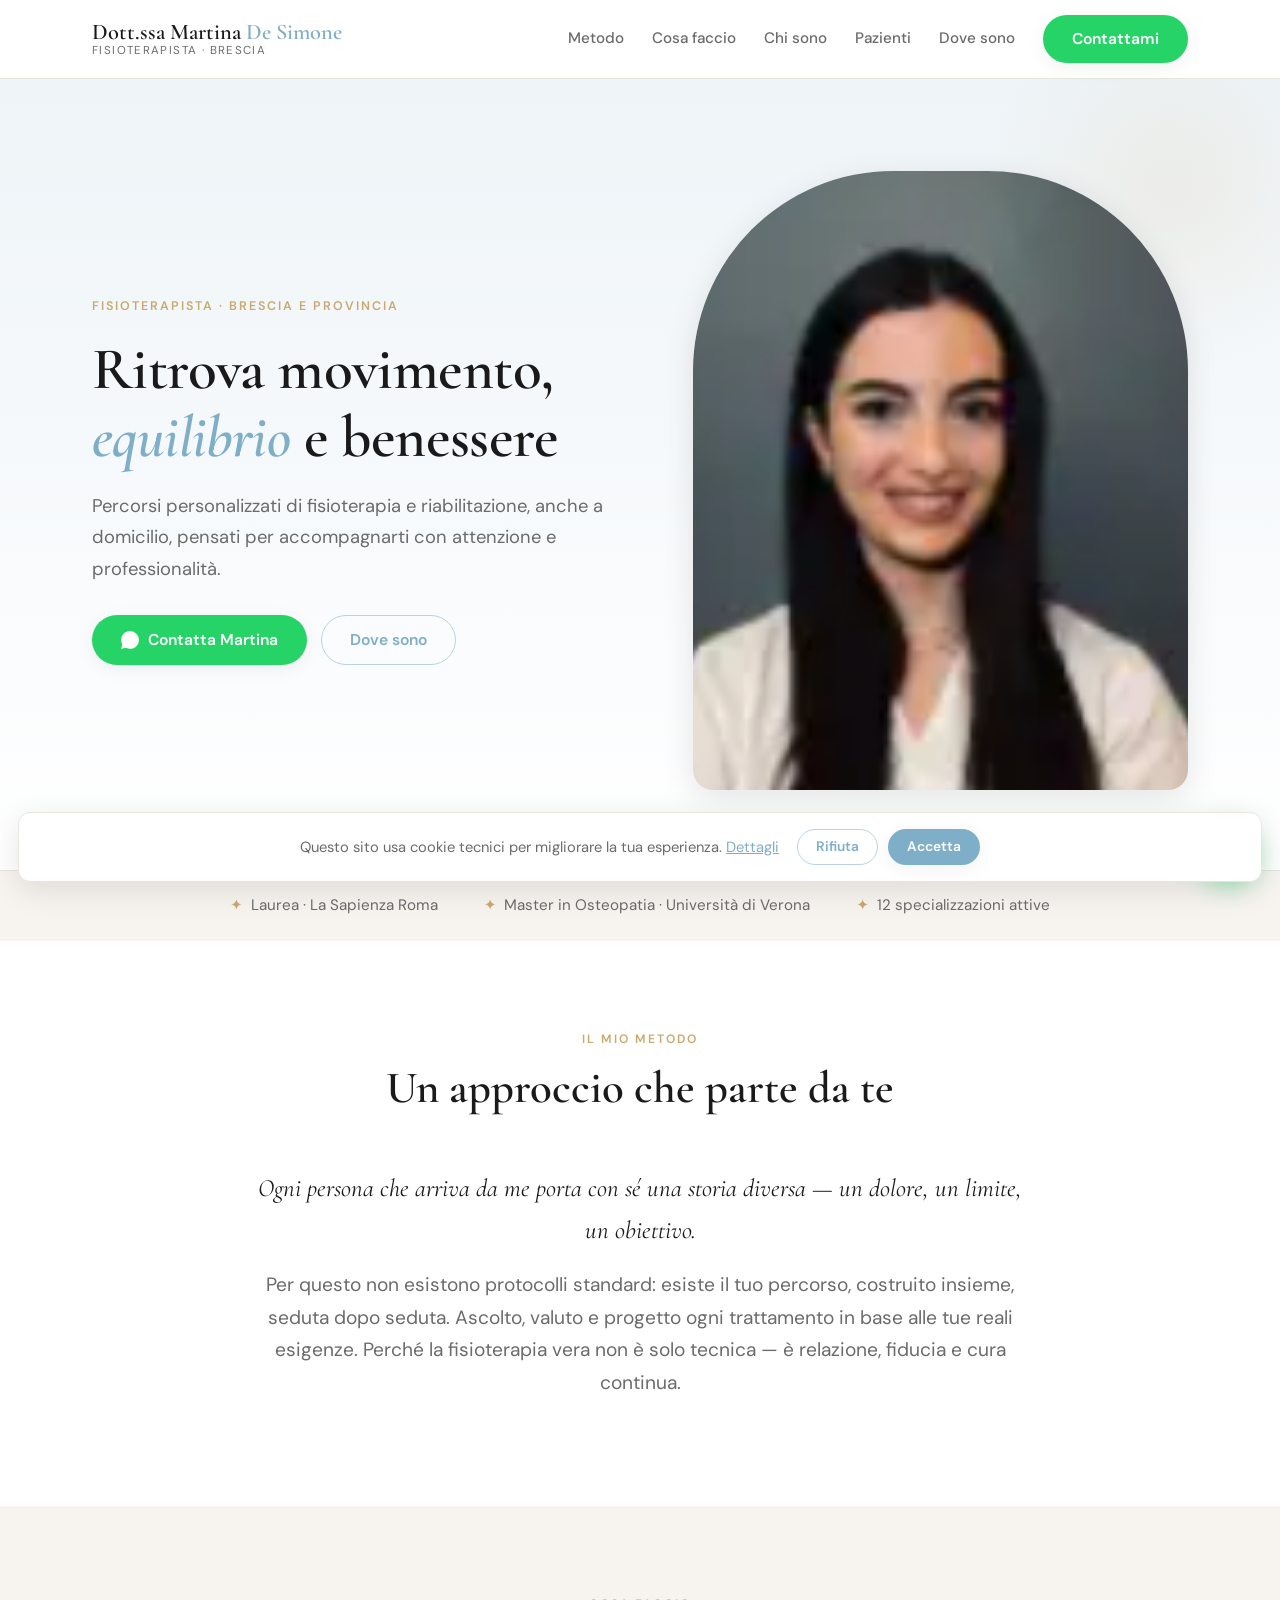
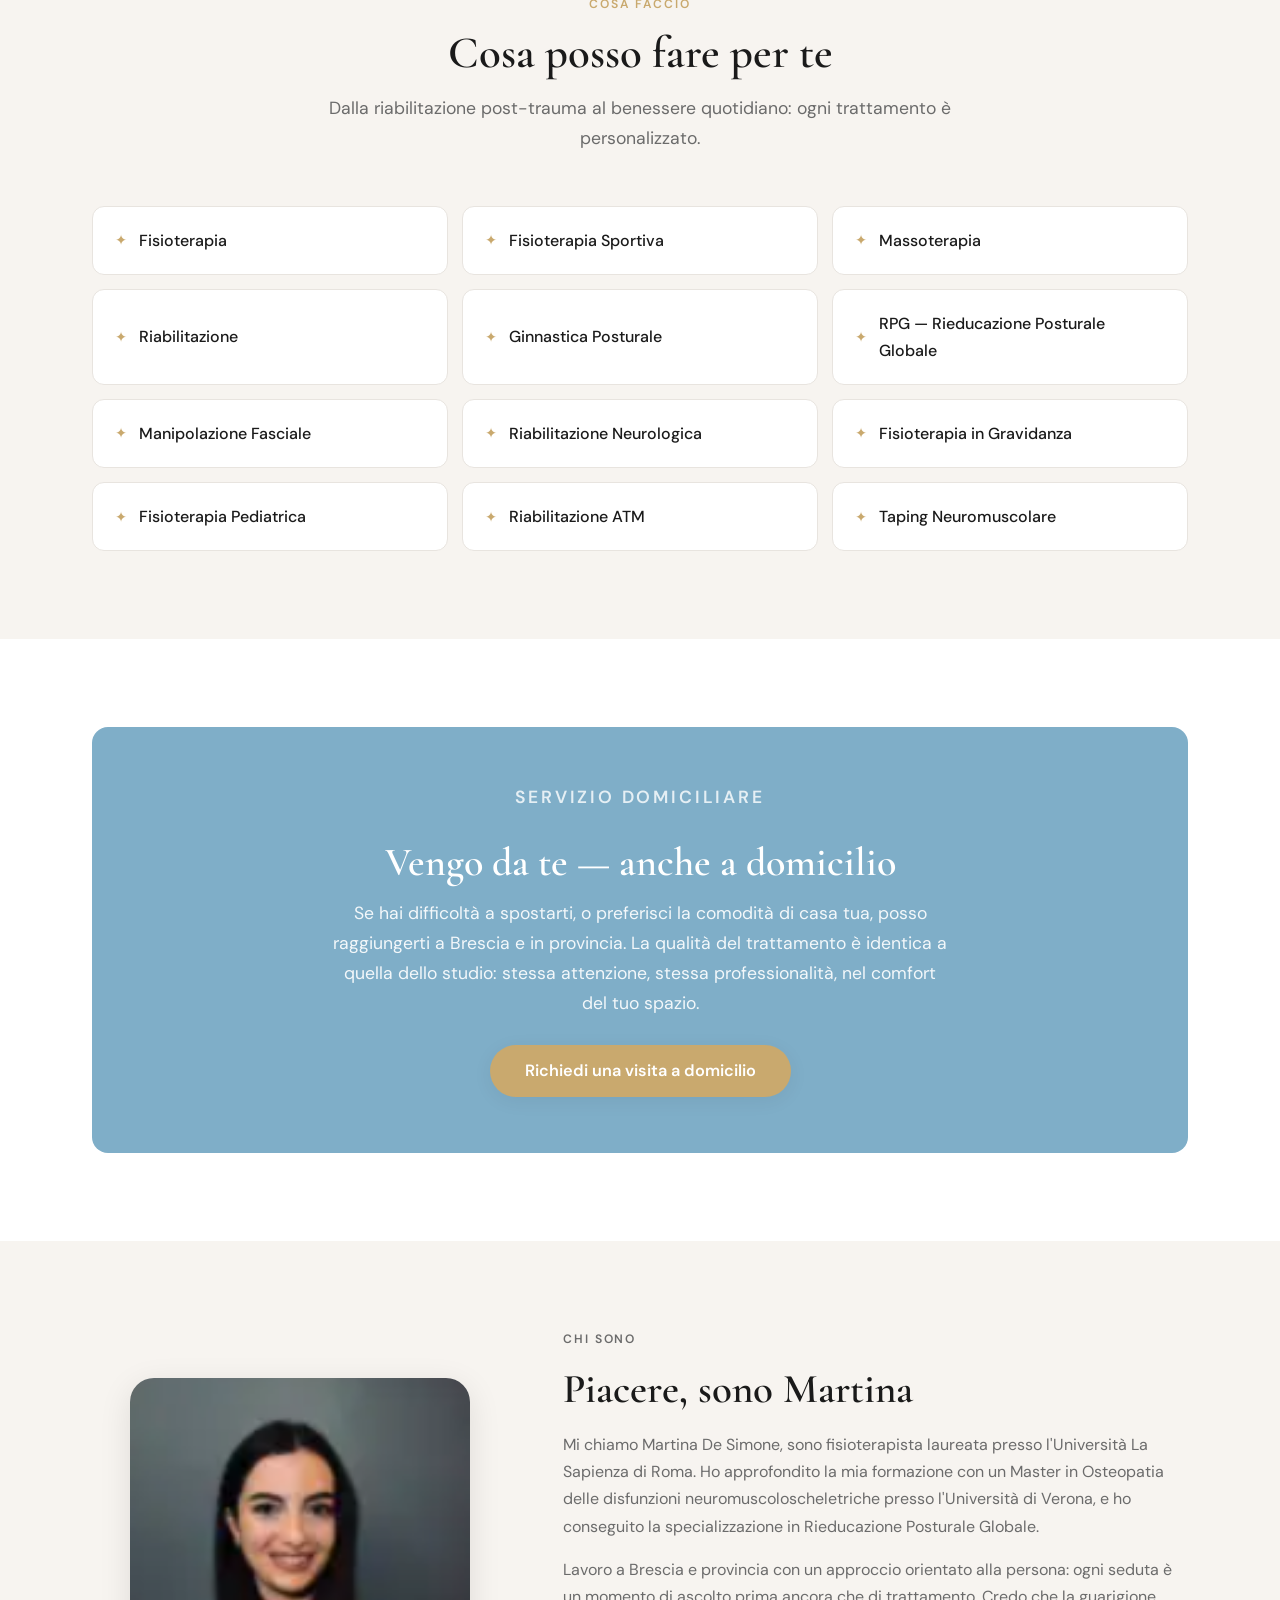
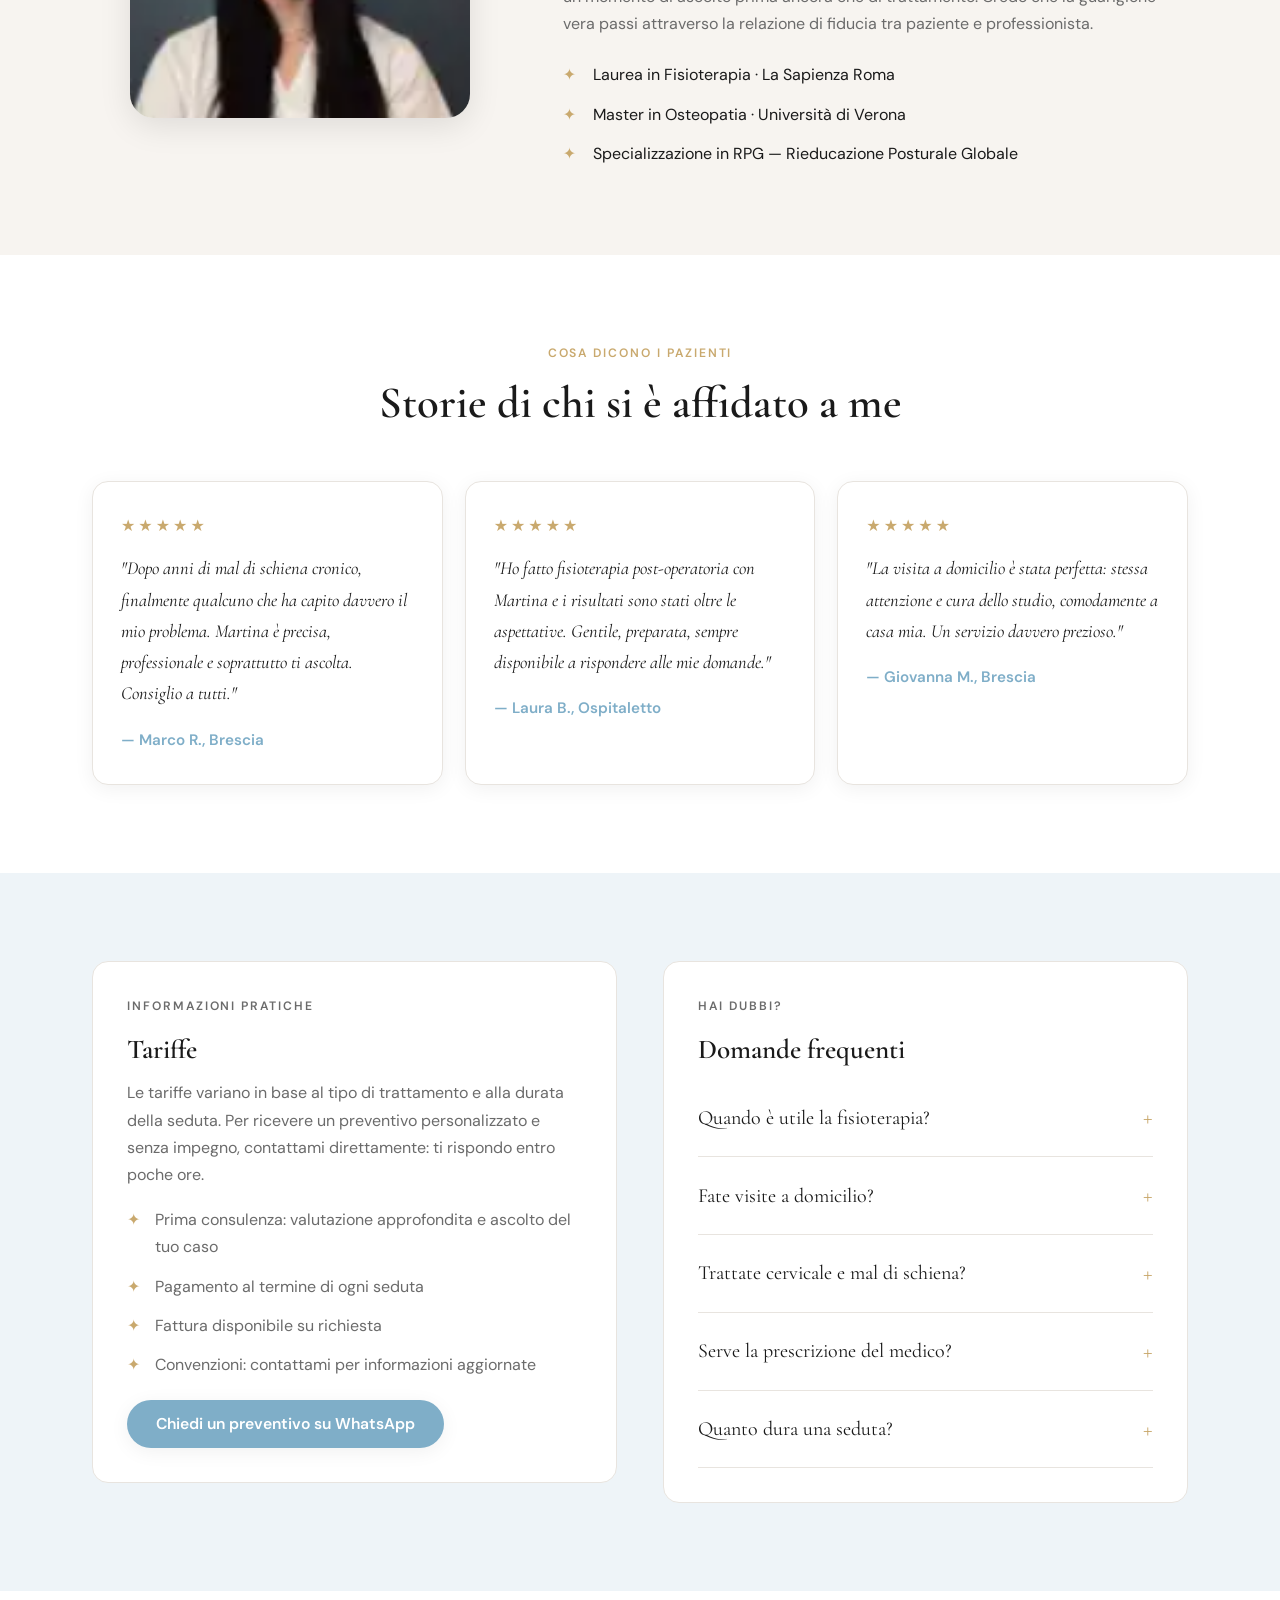
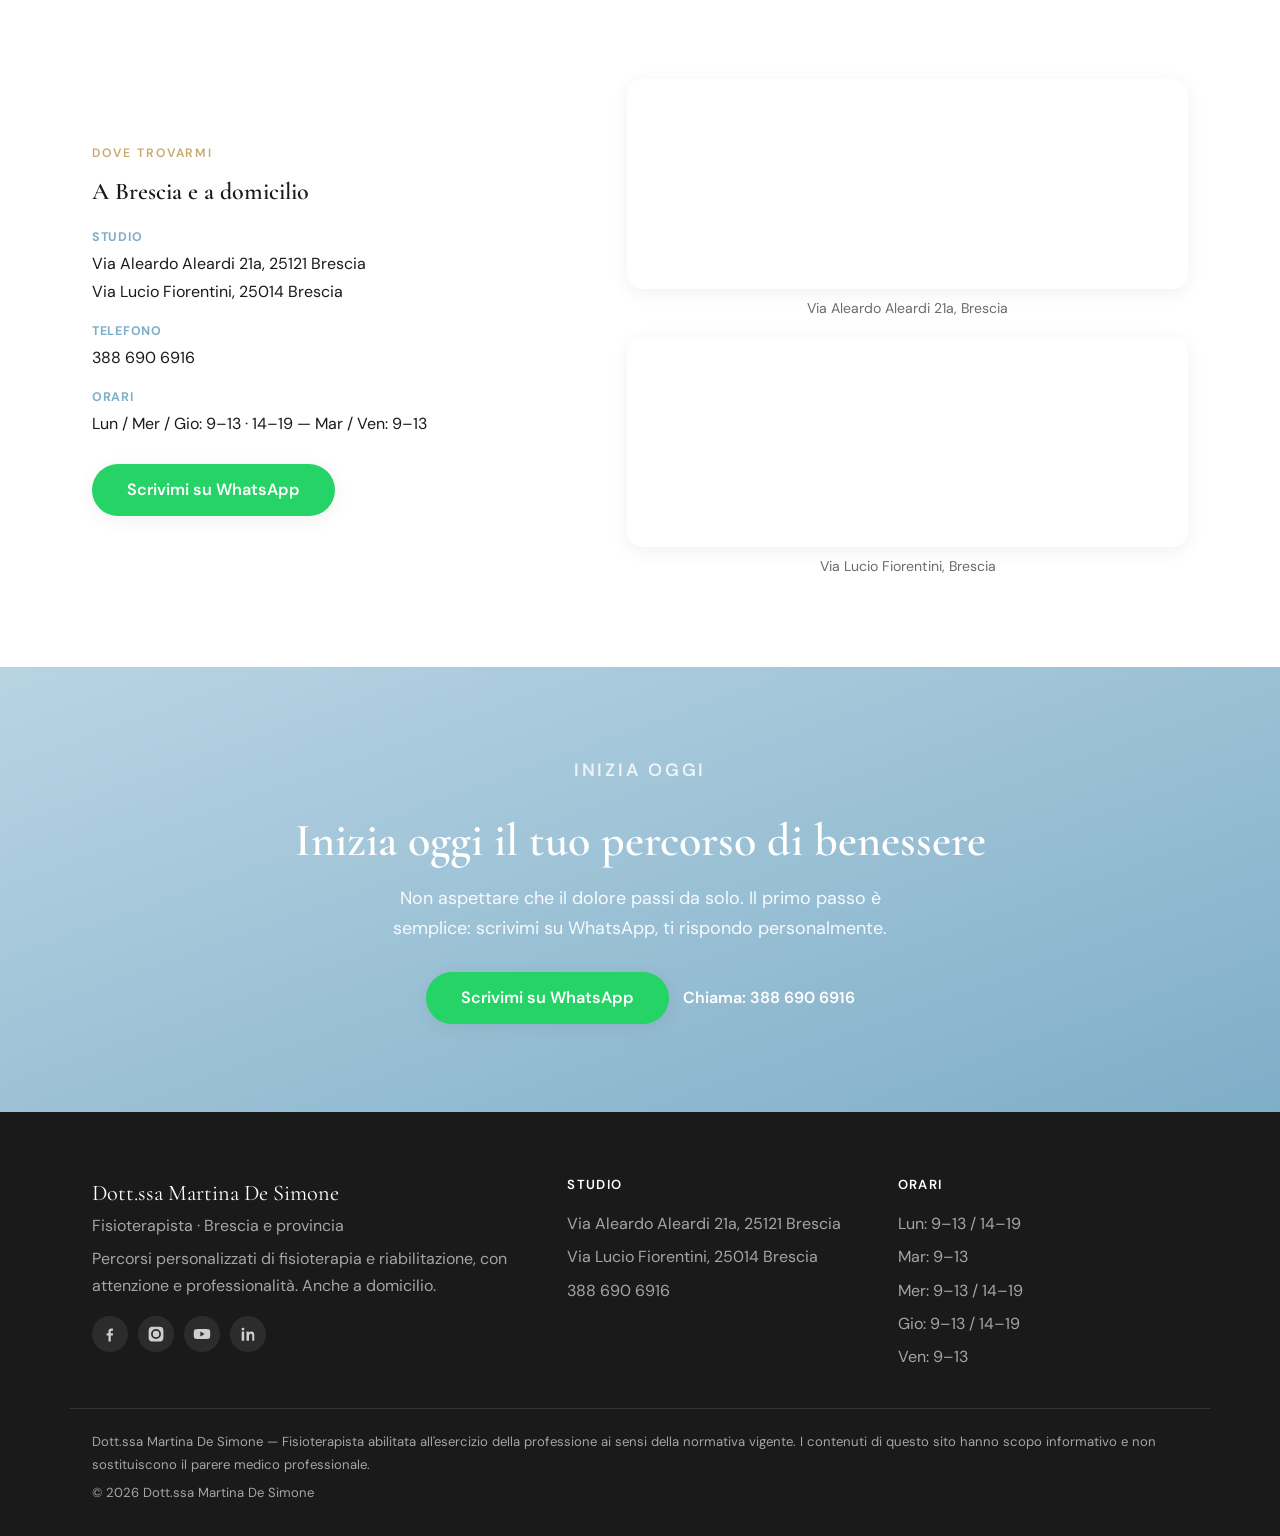
<file: martina/index.html>
<!DOCTYPE html>
<html lang="it">
<head>
  <meta charset="UTF-8" />
  <meta name="viewport" content="width=device-width, initial-scale=1.0" />
  <title>Dott.ssa Martina De Simone — Fisioterapista a Brescia</title>
  <meta name="description" content="Dott.ssa Martina De Simone, fisioterapista a Brescia e provincia. Percorsi personalizzati di fisioterapia e riabilitazione, anche a domicilio. Contattala su WhatsApp." />

  <link rel="preconnect" href="https://fonts.googleapis.com" />
  <link rel="preconnect" href="https://fonts.gstatic.com" crossorigin />
  <link href="https://fonts.googleapis.com/css2?family=Cormorant+Garamond:ital,wght@0,400;0,600;0,700;1,400&family=DM+Sans:wght@400;500;600&display=swap" rel="stylesheet" />

  <!-- Favicon (azzurro brand) -->
  <link rel="icon" href="data:image/svg+xml,%3Csvg xmlns='http://www.w3.org/2000/svg' viewBox='0 0 24 24'%3E%3Cpath fill='%237faec8' d='M12 21s-7-4.5-7-10a4 4 0 0 1 7-2.6A4 4 0 0 1 19 11c0 5.5-7 10-7 10z'/%3E%3C/svg%3E" />

  <!-- Open Graph (anteprima WhatsApp/social) -->
  <meta property="og:type" content="website" />
  <meta property="og:title" content="Dott.ssa Martina De Simone — Fisioterapista a Brescia" />
  <meta property="og:description" content="Percorsi personalizzati di fisioterapia e riabilitazione a Brescia, anche a domicilio. Ascolto, professionalità e cura." />
  <meta property="og:image" content="https://images.unsplash.com/photo-1519824145371-296894a0daa9?w=1200&h=630&fit=crop" />
  <meta property="og:url" content="https://tmaianti1965-bot.github.io/anteprime-fisio/martina/" />
  <meta name="twitter:card" content="summary_large_image" />

  <!-- Dati strutturati (SEO locale) -->
  <script type="application/ld+json">
  {
    "@context": "https://schema.org",
    "@type": "Physiotherapy",
    "name": "Dott.ssa Martina De Simone — Fisioterapista",
    "description": "Fisioterapia e riabilitazione personalizzata a Brescia e provincia, anche a domicilio.",
    "url": "https://tmaianti1965-bot.github.io/anteprime-fisio/martina/",
    "telephone": "+393886906916",
    "areaServed": "Brescia e provincia",
    "address": { "@type": "PostalAddress", "streetAddress": "Via Aleardo Aleardi 21a", "addressLocality": "Brescia", "addressRegion": "BS", "postalCode": "25121", "addressCountry": "IT" },
    "openingHoursSpecification": [
      { "@type": "OpeningHoursSpecification", "dayOfWeek": ["Monday","Wednesday","Thursday"], "opens": "09:00", "closes": "13:00" },
      { "@type": "OpeningHoursSpecification", "dayOfWeek": ["Monday","Wednesday","Thursday"], "opens": "14:00", "closes": "19:00" },
      { "@type": "OpeningHoursSpecification", "dayOfWeek": ["Tuesday","Friday"], "opens": "09:00", "closes": "13:00" }
    ]
  }
  </script>

  <link rel="stylesheet" href="css/style.css" />
</head>
<body>

  <!-- ============ HEADER ============ -->
  <header class="site-header" id="top">
    <div class="container header-inner">
      <a href="#top" class="brand">
        <span class="brand-name">Dott.ssa Martina <strong>De Simone</strong></span>
        <span class="brand-sub">Fisioterapista · Brescia</span>
      </a>
      <nav class="main-nav" id="mainNav">
        <a href="#metodo">Metodo</a>
        <a href="#servizi">Cosa faccio</a>
        <a href="#chi-sono">Chi sono</a>
        <a href="#recensioni">Pazienti</a>
        <a href="#dove">Dove sono</a>
      </nav>
      <a href="https://wa.me/393886906916?text=Ciao%20Martina%2C%20vorrei%20informazioni%20sui%20tuoi%20trattamenti." class="btn btn-wa header-cta" target="_blank" rel="noopener">Contattami</a>
      <button class="hamburger" id="hamburger" aria-label="Apri menu" aria-expanded="false">
        <span></span><span></span><span></span>
      </button>
    </div>
  </header>

  <!-- ============ HERO ============ -->
  <section class="hero">
    <div class="container hero-grid">
      <div class="hero-copy">
        <p class="eyebrow">Fisioterapista · Brescia e provincia</p>
        <h1>Ritrova movimento, <em>equilibrio</em> e benessere</h1>
        <p class="lead">
          Percorsi personalizzati di fisioterapia e riabilitazione, anche a domicilio,
          pensati per accompagnarti con attenzione e professionalità.
        </p>
        <div class="hero-actions">
          <a href="https://wa.me/393886906916?text=Ciao%20Martina%2C%20vorrei%20informazioni%20sui%20tuoi%20trattamenti." class="btn btn-wa" target="_blank" rel="noopener">
            <svg viewBox="0 0 24 24" width="18" height="18" aria-hidden="true"><path fill="currentColor" d="M.06 24l1.68-6.14A11.87 11.87 0 0 1 .16 11.9C.16 5.34 5.5 0 12.06 0a11.82 11.82 0 0 1 8.42 3.5 11.82 11.82 0 0 1 3.48 8.4c0 6.56-5.34 11.9-11.9 11.9a11.9 11.9 0 0 1-5.7-1.45L.06 24z"/></svg>
            Contatta Martina
          </a>
          <a href="#dove" class="btn btn-ghost">Dove sono</a>
        </div>
      </div>
      <div class="hero-media">
        <div class="hero-photo" role="img" aria-label="Dott.ssa Martina De Simone, fisioterapista a Brescia"
             style="background-image:url('assets/martina.jpg.png');"></div>
      </div>
    </div>
  </section>

  <!-- Barra credenziali -->
  <div class="trust-bar">
    <div class="container trust-row">
      <span>Laurea · La Sapienza Roma</span>
      <span>Master in Osteopatia · Università di Verona</span>
      <span>12 specializzazioni attive</span>
    </div>
  </div>

  <!-- ============ METODO ============ -->
  <section class="section" id="metodo">
    <div class="container">
      <div class="section-head">
        <p class="kicker">Il mio metodo</p>
        <h2>Un approccio che parte da te</h2>
      </div>
      <div class="method">
        <p>Ogni persona che arriva da me porta con sé una storia diversa — un dolore, un limite, un obiettivo.</p>
        <p>Per questo non esistono protocolli standard: esiste il tuo percorso, costruito insieme, seduta dopo seduta. Ascolto, valuto e progetto ogni trattamento in base alle tue reali esigenze. Perché la fisioterapia vera non è solo tecnica — è relazione, fiducia e cura continua.</p>
      </div>
    </div>
  </section>

  <!-- ============ SERVIZI ============ -->
  <section class="section section-soft" id="servizi">
    <div class="container">
      <div class="section-head">
        <p class="kicker">Cosa faccio</p>
        <h2>Cosa posso fare per te</h2>
        <p class="section-sub">Dalla riabilitazione post-trauma al benessere quotidiano: ogni trattamento è personalizzato.</p>
      </div>
      <div class="services">
        <div class="service"><span>Fisioterapia</span></div>
        <div class="service"><span>Fisioterapia Sportiva</span></div>
        <div class="service"><span>Massoterapia</span></div>
        <div class="service"><span>Riabilitazione</span></div>
        <div class="service"><span>Ginnastica Posturale</span></div>
        <div class="service"><span>RPG — Rieducazione Posturale Globale</span></div>
        <div class="service"><span>Manipolazione Fasciale</span></div>
        <div class="service"><span>Riabilitazione Neurologica</span></div>
        <div class="service"><span>Fisioterapia in Gravidanza</span></div>
        <div class="service"><span>Fisioterapia Pediatrica</span></div>
        <div class="service"><span>Riabilitazione ATM</span></div>
        <div class="service"><span>Taping Neuromuscolare</span></div>
      </div>
    </div>
  </section>

  <!-- ============ DOMICILIO ============ -->
  <section class="section">
    <div class="container">
      <div class="home-visit">
        <p class="kicker">Servizio domiciliare</p>
        <h2>Vengo da te — anche a domicilio</h2>
        <p>Se hai difficoltà a spostarti, o preferisci la comodità di casa tua, posso raggiungerti a Brescia e in provincia. La qualità del trattamento è identica a quella dello studio: stessa attenzione, stessa professionalità, nel comfort del tuo spazio.</p>
        <a href="https://wa.me/393886906916?text=Ciao%20Martina%2C%20vorrei%20richiedere%20una%20visita%20a%20domicilio." class="btn btn-gold btn-lg" target="_blank" rel="noopener">Richiedi una visita a domicilio</a>
      </div>
    </div>
  </section>

  <!-- ============ CHI SONO ============ -->
  <section class="section section-soft" id="chi-sono">
    <div class="container about-grid">
      <div class="about-media">
        <img class="about-photo" src="assets/martina.jpg.png" alt="Dott.ssa Martina De Simone, fisioterapista a Brescia" />
      </div>
      <div class="about-copy">
        <p class="kicker">Chi sono</p>
        <h2>Piacere, sono Martina</h2>
        <p>Mi chiamo Martina De Simone, sono fisioterapista laureata presso l'Università La Sapienza di Roma. Ho approfondito la mia formazione con un Master in Osteopatia delle disfunzioni neuromuscoloscheletriche presso l'Università di Verona, e ho conseguito la specializzazione in Rieducazione Posturale Globale.</p>
        <p>Lavoro a Brescia e provincia con un approccio orientato alla persona: ogni seduta è un momento di ascolto prima ancora che di trattamento. Credo che la guarigione vera passi attraverso la relazione di fiducia tra paziente e professionista.</p>
        <ul class="creds">
          <li>Laurea in Fisioterapia · La Sapienza Roma</li>
          <li>Master in Osteopatia · Università di Verona</li>
          <li>Specializzazione in RPG — Rieducazione Posturale Globale</li>
        </ul>
      </div>
    </div>
  </section>

  <!-- ============ RECENSIONI (reali) ============ -->
  <section class="section" id="recensioni">
    <div class="container">
      <div class="section-head">
        <p class="kicker">Cosa dicono i pazienti</p>
        <h2>Storie di chi si è affidato a me</h2>
      </div>
      <div class="reviews">
        <blockquote class="review">
          <div class="stars" aria-label="5 stelle">★★★★★</div>
          <p>"Dopo anni di mal di schiena cronico, finalmente qualcuno che ha capito davvero il mio problema. Martina è precisa, professionale e soprattutto ti ascolta. Consiglio a tutti."</p>
          <cite>— Marco R., Brescia</cite>
        </blockquote>
        <blockquote class="review">
          <div class="stars" aria-label="5 stelle">★★★★★</div>
          <p>"Ho fatto fisioterapia post-operatoria con Martina e i risultati sono stati oltre le aspettative. Gentile, preparata, sempre disponibile a rispondere alle mie domande."</p>
          <cite>— Laura B., Ospitaletto</cite>
        </blockquote>
        <blockquote class="review">
          <div class="stars" aria-label="5 stelle">★★★★★</div>
          <p>"La visita a domicilio è stata perfetta: stessa attenzione e cura dello studio, comodamente a casa mia. Un servizio davvero prezioso."</p>
          <cite>— Giovanna M., Brescia</cite>
        </blockquote>
      </div>
    </div>
  </section>

  <!-- ============ TARIFFE + FAQ ============ -->
  <section class="section section-tint">
    <div class="container">
      <div class="info-grid">
        <div class="info-card">
          <p class="kicker">Informazioni pratiche</p>
          <h3>Tariffe</h3>
          <p>Le tariffe variano in base al tipo di trattamento e alla durata della seduta. Per ricevere un preventivo personalizzato e senza impegno, contattami direttamente: ti rispondo entro poche ore.</p>
          <ul class="info-list">
            <li>Prima consulenza: valutazione approfondita e ascolto del tuo caso</li>
            <li>Pagamento al termine di ogni seduta</li>
            <li>Fattura disponibile su richiesta</li>
            <li>Convenzioni: contattami per informazioni aggiornate</li>
          </ul>
          <a href="https://wa.me/393886906916?text=Ciao%20Martina%2C%20vorrei%20informazioni%20sulle%20tariffe." class="btn btn-cta" target="_blank" rel="noopener">Chiedi un preventivo su WhatsApp</a>
        </div>
        <div class="info-card faq">
          <p class="kicker">Hai dubbi?</p>
          <h3>Domande frequenti</h3>
          <details><summary>Quando è utile la fisioterapia?</summary><p>È indicata in molti casi: dolori muscolari e articolari, recupero post-operatorio, riabilitazione dopo traumi o infortuni, problemi posturali, disturbi neurologici e molto altro. Se hai un dubbio, contattami: ti aiuto a capire se posso esserti utile.</p></details>
          <details><summary>Fate visite a domicilio?</summary><p>Sì. Effettuo visite a domicilio a Brescia e in provincia, con la stessa qualità e attenzione garantita in studio. Contattami per concordare disponibilità e modalità.</p></details>
          <details><summary>Trattate cervicale e mal di schiena?</summary><p>Assolutamente sì. Sono tra i disturbi più frequenti che tratto quotidianamente. Con una valutazione iniziale accurata identifichiamo la causa e costruiamo un percorso mirato.</p></details>
          <details><summary>Serve la prescrizione del medico?</summary><p>No, non è obbligatoria per le sedute private. Puoi contattarmi direttamente e fissare una prima valutazione senza ricetta. Se hai già una prescrizione, portala pure.</p></details>
          <details><summary>Quanto dura una seduta?</summary><p>In media tra i 45 e i 60 minuti, a seconda del trattamento. La prima seduta include sempre una fase di valutazione e anamnesi, quindi può essere leggermente più lunga.</p></details>
        </div>
      </div>
    </div>
  </section>

  <!-- ============ DOVE SONO ============ -->
  <section class="section" id="dove">
    <div class="container dove-grid">
      <div class="dove-info">
        <p class="kicker">Dove trovarmi</p>
        <h2>A Brescia e a domicilio</h2>
        <ul class="contact-list">
          <li><strong>Studio</strong> Via Aleardo Aleardi 21a, 25121 Brescia<br>Via Lucio Fiorentini, 25014 Brescia</li>
          <li><strong>Telefono</strong> <a href="tel:+393886906916">388 690 6916</a></li>
          <li><strong>Orari</strong> Lun / Mer / Gio: 9–13 · 14–19 — Mar / Ven: 9–13</li>
        </ul>
        <a href="https://wa.me/393886906916?text=Ciao%20Martina%2C%20vorrei%20iniziare%20un%20percorso%20di%20fisioterapia." class="btn btn-wa btn-lg" target="_blank" rel="noopener">Scrivimi su WhatsApp</a>
      </div>
      <div class="dove-maps">
        <figure class="map-fig">
          <iframe title="Mappa studio — Via Aleardo Aleardi 21a, Brescia" loading="lazy"
            referrerpolicy="no-referrer-when-downgrade"
            src="https://www.google.com/maps?q=Via%20Aleardo%20Aleardi%2021a%2C%2025121%20Brescia%20BS&output=embed"></iframe>
          <figcaption>Via Aleardo Aleardi 21a, Brescia</figcaption>
        </figure>
        <figure class="map-fig">
          <iframe title="Mappa studio — Via Lucio Fiorentini, Brescia" loading="lazy"
            referrerpolicy="no-referrer-when-downgrade"
            src="https://www.google.com/maps?q=Via%20Lucio%20Fiorentini%2C%2025014%20Brescia%20BS&output=embed"></iframe>
          <figcaption>Via Lucio Fiorentini, Brescia</figcaption>
        </figure>
      </div>
    </div>
  </section>

  <!-- ============ CTA FINALE ============ -->
  <section class="section final-cta">
    <div class="container">
      <p class="kicker" style="color:rgba(255,255,255,.8)">Inizia oggi</p>
      <h2>Inizia oggi il tuo percorso di benessere</h2>
      <p>Non aspettare che il dolore passi da solo. Il primo passo è semplice: scrivimi su WhatsApp, ti rispondo personalmente.</p>
      <div class="final-actions">
        <a href="https://wa.me/393886906916?text=Ciao%20Martina%2C%20vorrei%20iniziare%20un%20percorso%20di%20fisioterapia." class="btn btn-wa btn-lg" target="_blank" rel="noopener">Scrivimi su WhatsApp</a>
        <a href="tel:+393886906916" class="phone">Chiama: 388 690 6916</a>
      </div>
    </div>
  </section>

  <!-- ============ FOOTER ============ -->
  <footer class="site-footer">
    <div class="container footer-grid">
      <div>
        <span class="footer-brand-name">Dott.ssa Martina De Simone</span>
        <p>Fisioterapista · Brescia e provincia</p>
        <p>Percorsi personalizzati di fisioterapia e riabilitazione, con attenzione e professionalità. Anche a domicilio.</p>
        <!-- [[SOCIAL]] inserire gli URL reali quando disponibili -->
        <div class="socials">
          <a href="#" aria-label="Facebook" title="Facebook"><svg viewBox="0 0 24 24" width="18" height="18"><path fill="currentColor" d="M13 22v-8h2.7l.4-3H13V9c0-.9.3-1.5 1.6-1.5H16V4.9c-.3 0-1.2-.1-2.3-.1-2.3 0-3.7 1.3-3.7 3.8V11H7.5v3H10v8h3z"/></svg></a>
          <a href="#" aria-label="Instagram" title="Instagram"><svg viewBox="0 0 24 24" width="18" height="18"><path fill="currentColor" d="M12 2.2c3.2 0 3.6 0 4.9.1 1.2.1 1.8.3 2.2.4.6.2 1 .5 1.4.9.4.4.7.8.9 1.4.2.4.4 1 .4 2.2.1 1.3.1 1.7.1 4.9s0 3.6-.1 4.9c-.1 1.2-.3 1.8-.4 2.2-.2.6-.5 1-.9 1.4-.4.4-.8.7-1.4.9-.4.2-1 .4-2.2.4-1.3.1-1.7.1-4.9.1s-3.6 0-4.9-.1c-1.2-.1-1.8-.3-2.2-.4a3.8 3.8 0 0 1-1.4-.9 3.8 3.8 0 0 1-.9-1.4c-.2-.4-.4-1-.4-2.2C2.2 15.6 2.2 15.2 2.2 12s0-3.6.1-4.9c.1-1.2.3-1.8.4-2.2.2-.6.5-1 .9-1.4.4-.4.8-.7 1.4-.9.4-.2 1-.4 2.2-.4C8.4 2.2 8.8 2.2 12 2.2zm0 3.2A6.6 6.6 0 1 0 12 18.6 6.6 6.6 0 0 0 12 5.4zm0 10.9a4.3 4.3 0 1 1 0-8.6 4.3 4.3 0 0 1 0 8.6zM18.9 5a1.5 1.5 0 1 1-3 0 1.5 1.5 0 0 1 3 0z"/></svg></a>
          <a href="#" aria-label="YouTube" title="YouTube"><svg viewBox="0 0 24 24" width="18" height="18"><path fill="currentColor" d="M23 12s0-3.2-.4-4.7c-.2-.8-.9-1.5-1.7-1.7C19.4 5.2 12 5.2 12 5.2s-7.4 0-8.9.4c-.8.2-1.5.9-1.7 1.7C1 8.8 1 12 1 12s0 3.2.4 4.7c.2.8.9 1.5 1.7 1.7 1.5.4 8.9.4 8.9.4s7.4 0 8.9-.4c.8-.2 1.5-.9 1.7-1.7.4-1.5.4-4.7.4-4.7zM9.8 15.3V8.7l5.7 3.3-5.7 3.3z"/></svg></a>
          <a href="#" aria-label="LinkedIn" title="LinkedIn"><svg viewBox="0 0 24 24" width="18" height="18"><path fill="currentColor" d="M6.9 8.8H3.6V21h3.3V8.8zM5.3 3.5A1.9 1.9 0 1 0 5.3 7.3a1.9 1.9 0 0 0 0-3.8zM21 21h-3.3v-6c0-1.4 0-3.3-2-3.3s-2.3 1.6-2.3 3.2V21H10V8.8h3.2v1.7h.1c.4-.8 1.5-1.7 3.1-1.7 3.3 0 3.9 2.2 3.9 5V21z"/></svg></a>
        </div>
      </div>
      <div>
        <h4>Studio</h4>
        <p>Via Aleardo Aleardi 21a, 25121 Brescia</p>
        <p>Via Lucio Fiorentini, 25014 Brescia</p>
        <p>388 690 6916</p>
      </div>
      <div>
        <h4>Orari</h4>
        <p>Lun: 9–13 / 14–19</p>
        <p>Mar: 9–13</p>
        <p>Mer: 9–13 / 14–19</p>
        <p>Gio: 9–13 / 14–19</p>
        <p>Ven: 9–13</p>
      </div>
    </div>
    <div class="container footer-legal">
      <p>Dott.ssa Martina De Simone — Fisioterapista abilitata all'esercizio della professione ai sensi della normativa vigente. I contenuti di questo sito hanno scopo informativo e non sostituiscono il parere medico professionale.</p>
      <p>© <span id="year"></span> Dott.ssa Martina De Simone</p>
    </div>
  </footer>

  <!-- WhatsApp flottante -->
  <a href="https://wa.me/393886906916?text=Ciao%20Martina%2C%20vorrei%20informazioni%20sui%20tuoi%20trattamenti."
     class="wa-float" target="_blank" rel="noopener" aria-label="Scrivi a Martina su WhatsApp">
    <svg viewBox="0 0 24 24" width="30" height="30" aria-hidden="true"><path fill="currentColor" d="M.06 24l1.68-6.14A11.87 11.87 0 0 1 .16 11.9C.16 5.34 5.5 0 12.06 0a11.82 11.82 0 0 1 8.42 3.5 11.82 11.82 0 0 1 3.48 8.4c0 6.56-5.34 11.9-11.9 11.9a11.9 11.9 0 0 1-5.7-1.45L.06 24zM6.6 20.2l.36.22a9.87 9.87 0 0 0 5.03 1.38h.01c5.45 0 9.9-4.43 9.9-9.88a9.82 9.82 0 0 0-2.9-6.99 9.82 9.82 0 0 0-6.99-2.9c-5.46 0-9.9 4.44-9.9 9.9a9.85 9.85 0 0 0 1.5 5.24l.24.38-1 3.63 3.75-.98zM17.4 14.3c-.07-.12-.27-.2-.57-.35-.3-.15-1.76-.87-2.03-.97-.27-.1-.47-.15-.67.15-.2.3-.77.96-.94 1.16-.17.2-.35.22-.64.07a8.1 8.1 0 0 1-2.4-1.48 8.94 8.94 0 0 1-1.65-2.06c-.17-.3-.02-.46.13-.6.13-.14.3-.35.44-.52.15-.17.2-.3.3-.5.1-.2.05-.37-.02-.52-.08-.15-.67-1.6-.92-2.2-.24-.58-.48-.5-.67-.5l-.57-.02c-.2 0-.52.08-.8.37-.27.3-1.04 1.02-1.04 2.48s1.07 2.88 1.22 3.08c.15.2 2.1 3.2 5.08 4.5.71.3 1.26.48 1.7.62.71.22 1.36.2 1.87.12.57-.08 1.76-.72 2-1.4.25-.7.25-1.28.18-1.4z"/></svg>
  </a>

  <!-- Cookie banner -->
  <div class="cookie-banner" id="cookieBanner" hidden>
    <p>Questo sito usa cookie tecnici per migliorare la tua esperienza. <a href="#">Dettagli</a></p>
    <div class="cookie-actions">
      <button class="btn btn-ghost btn-sm" data-cookie="reject">Rifiuta</button>
      <button class="btn btn-cta btn-sm" data-cookie="accept">Accetta</button>
    </div>
  </div>

  <script src="js/main.js"></script>
</body>
</html>
</file>
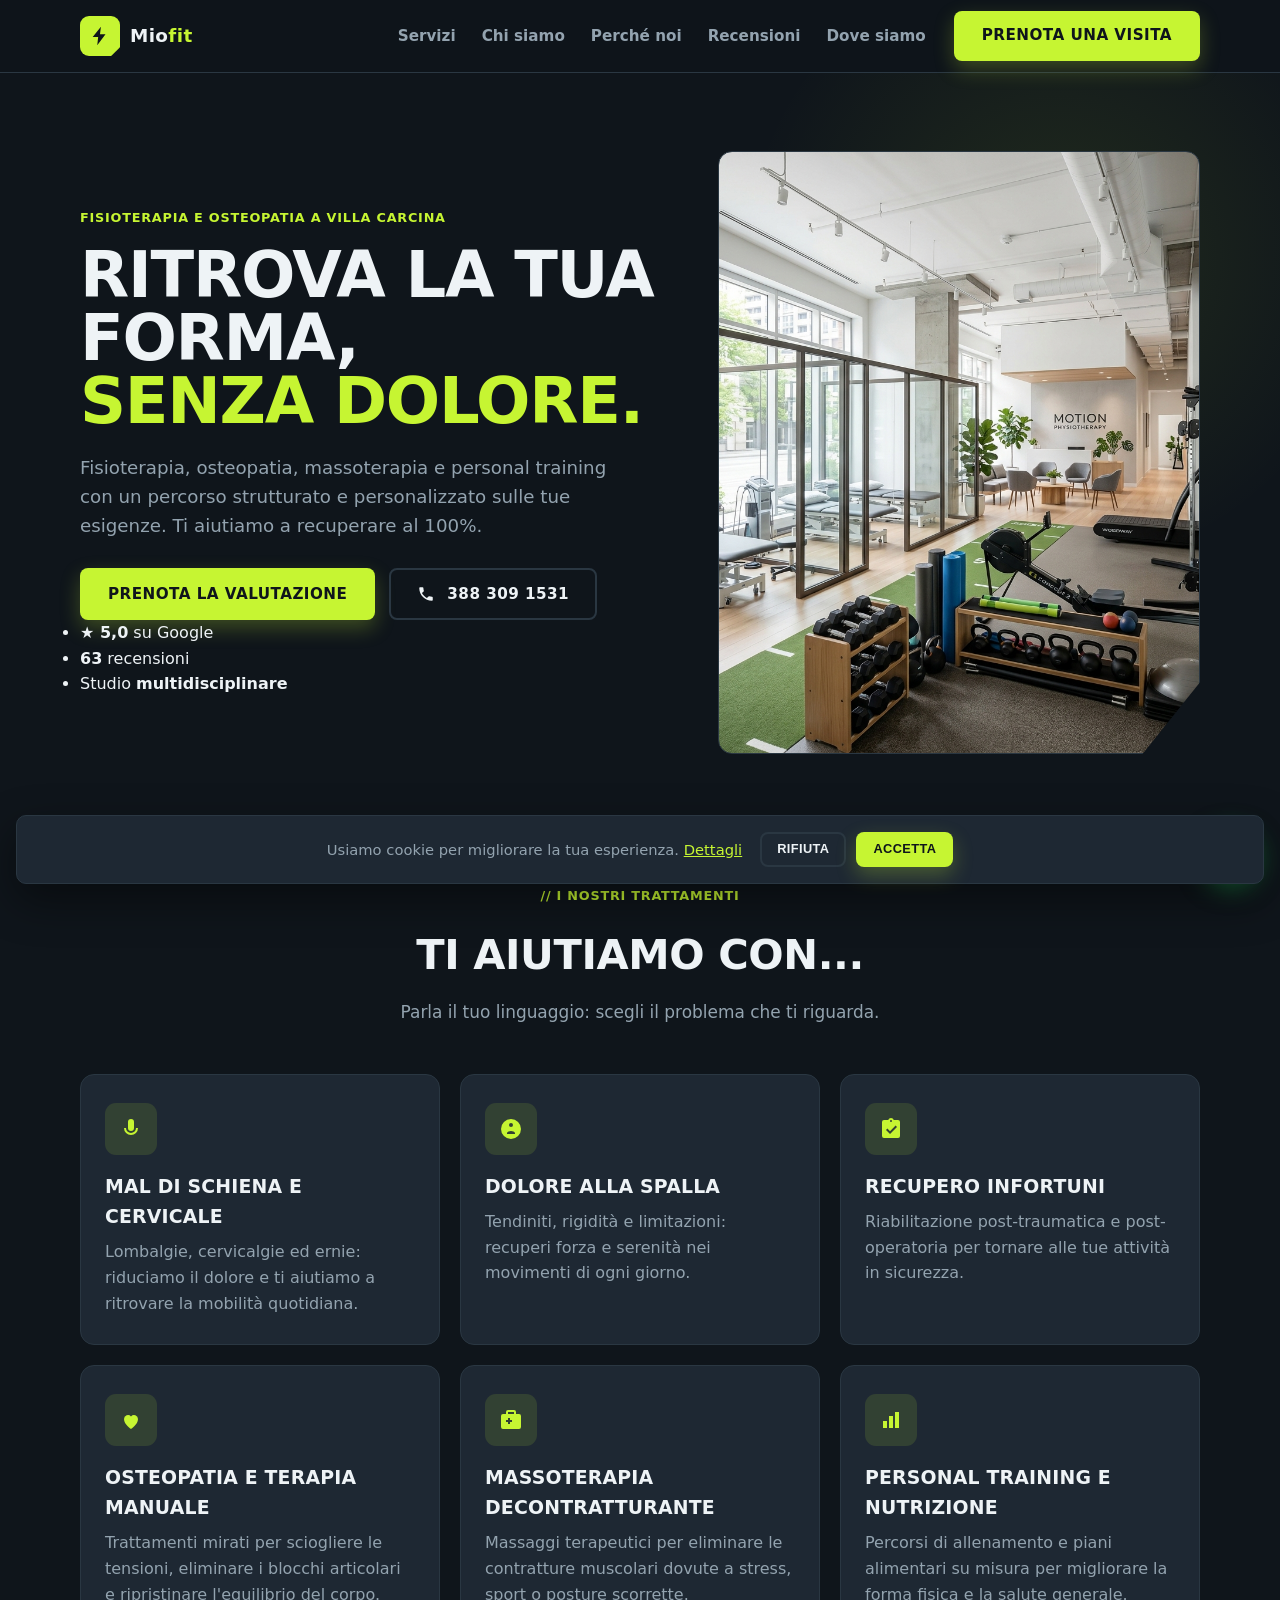
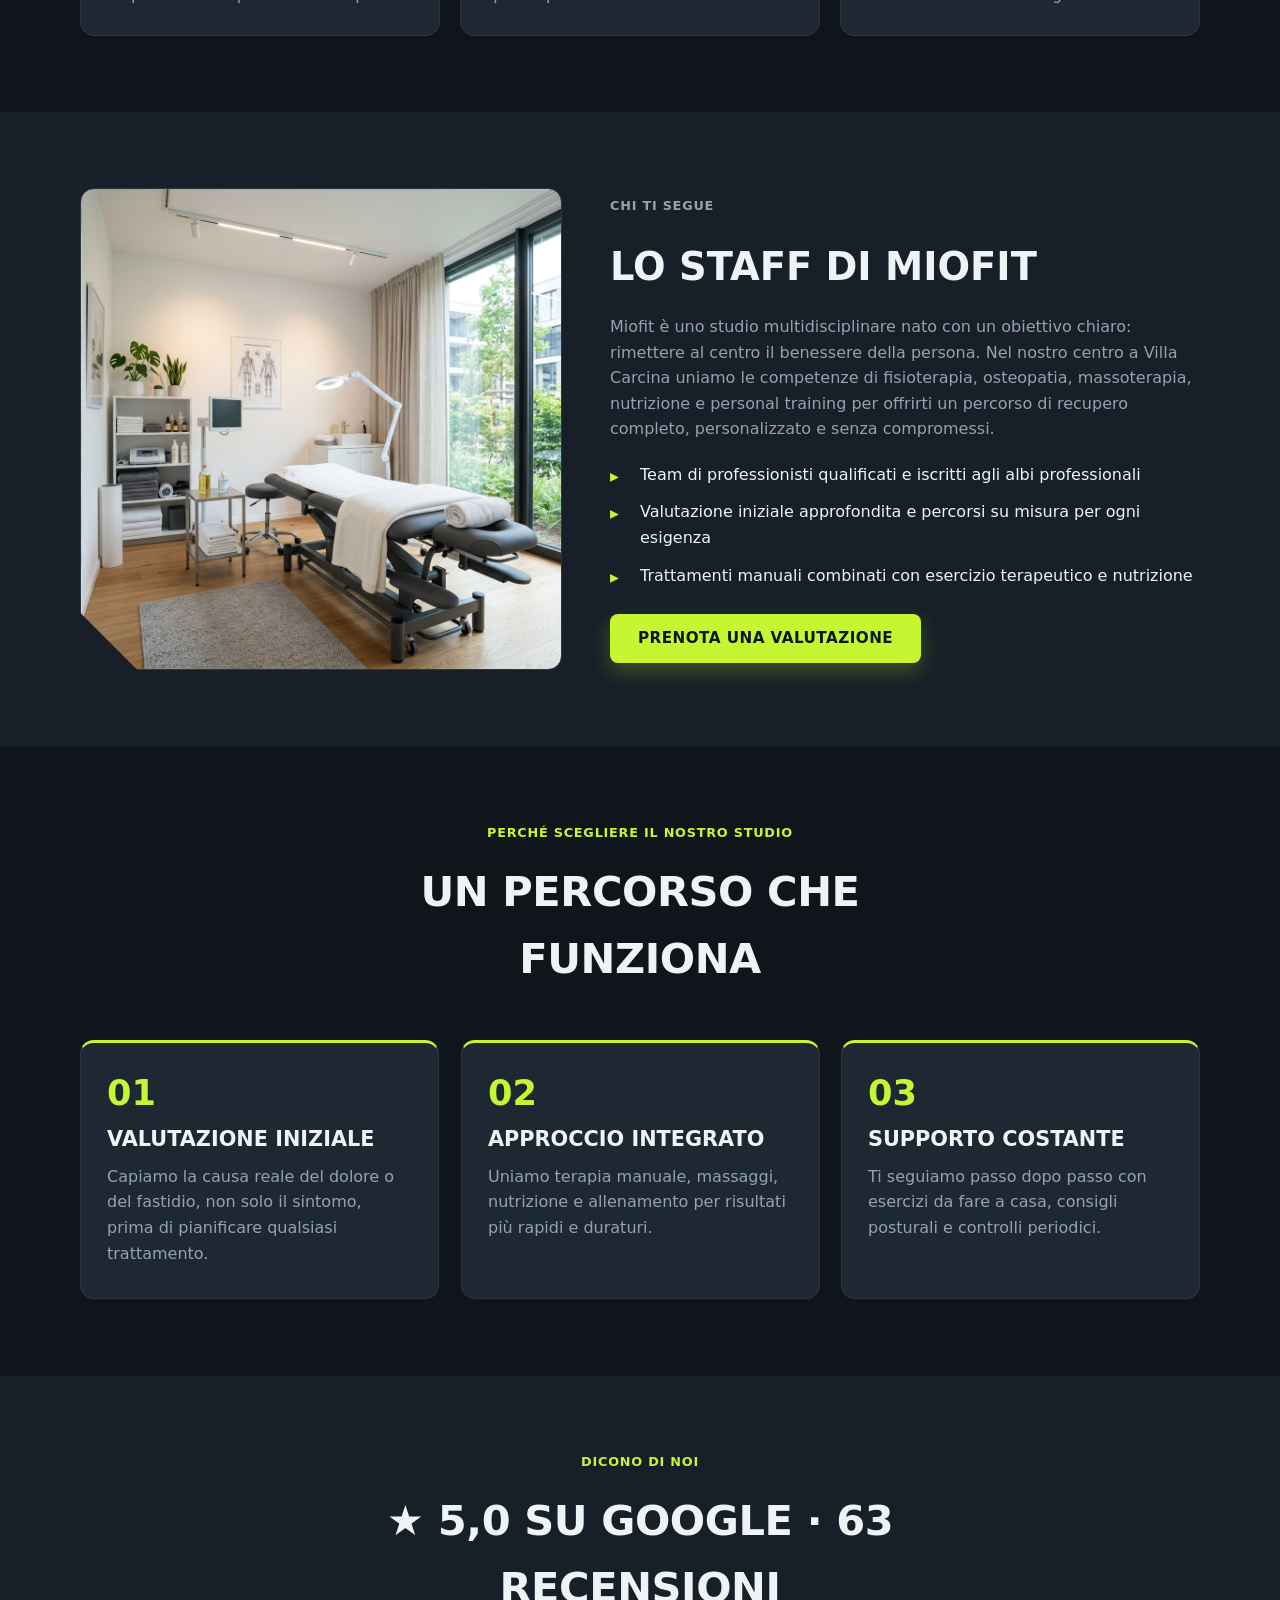
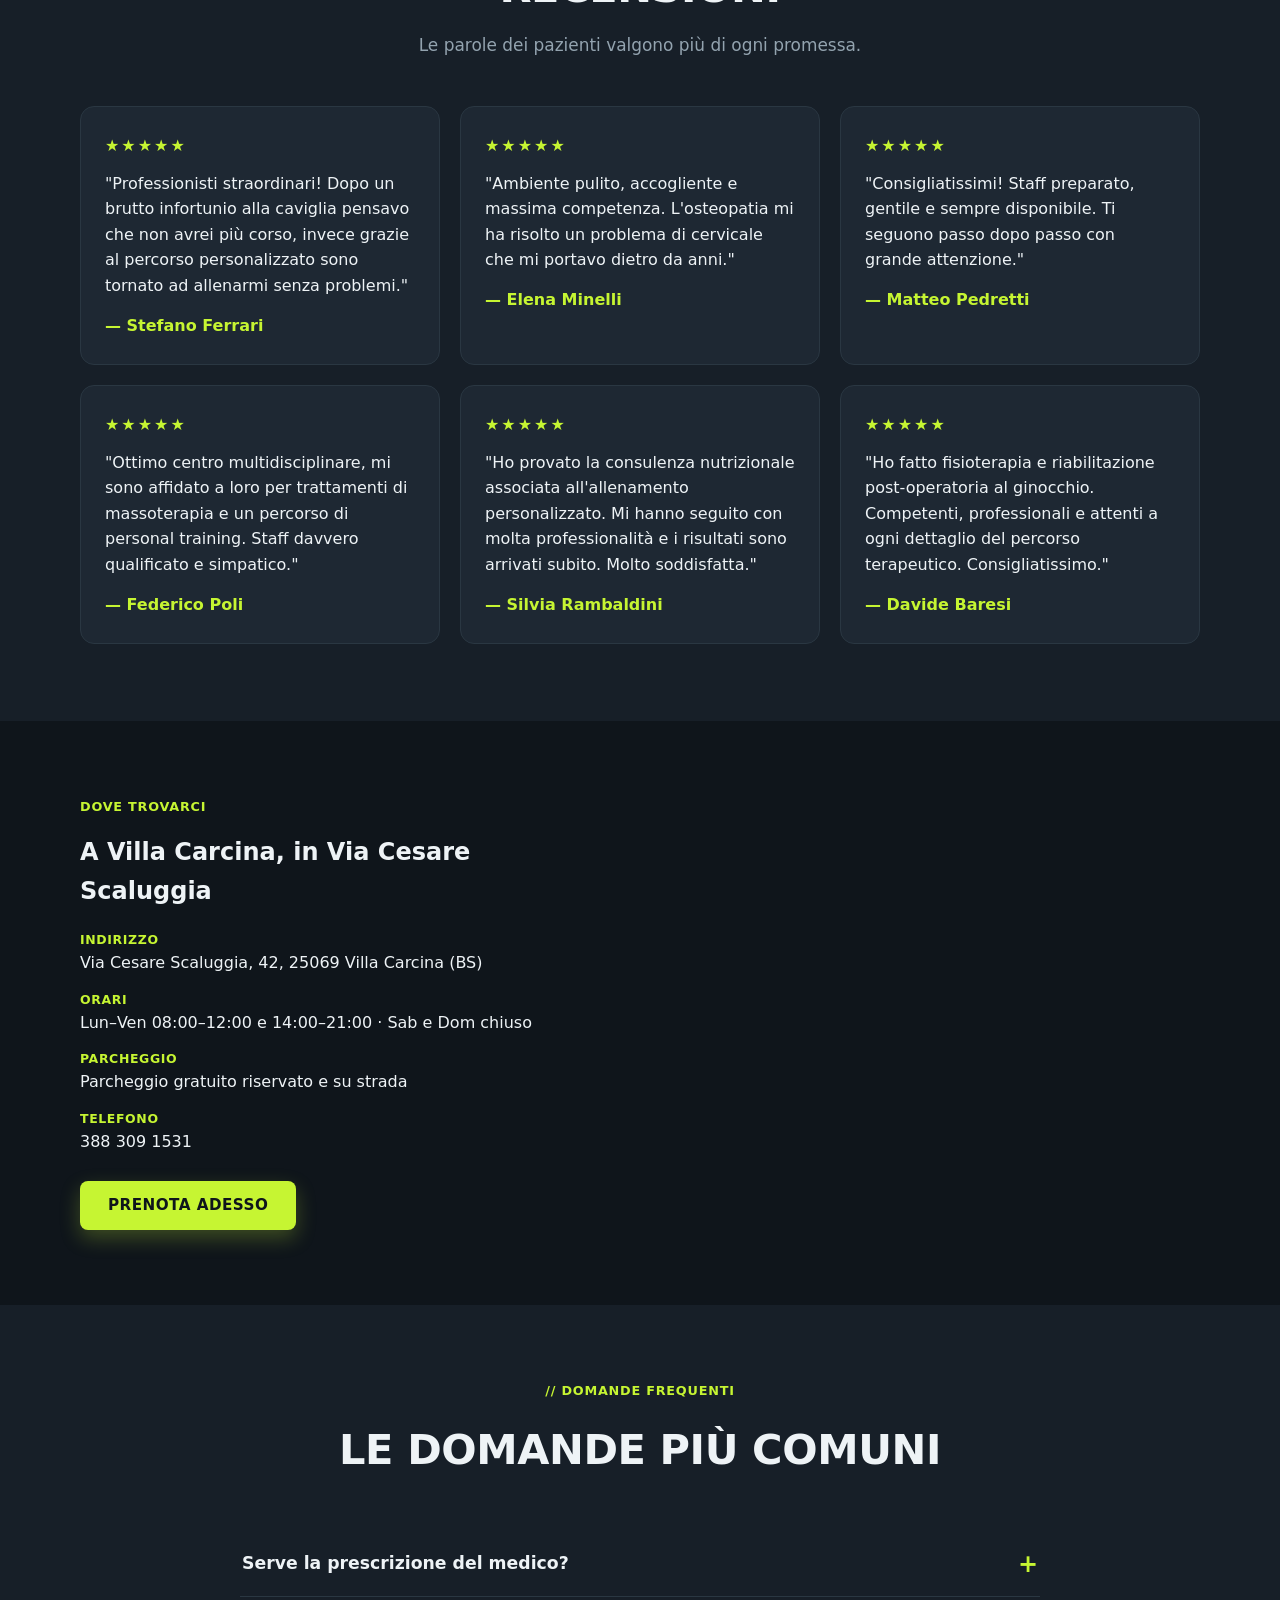
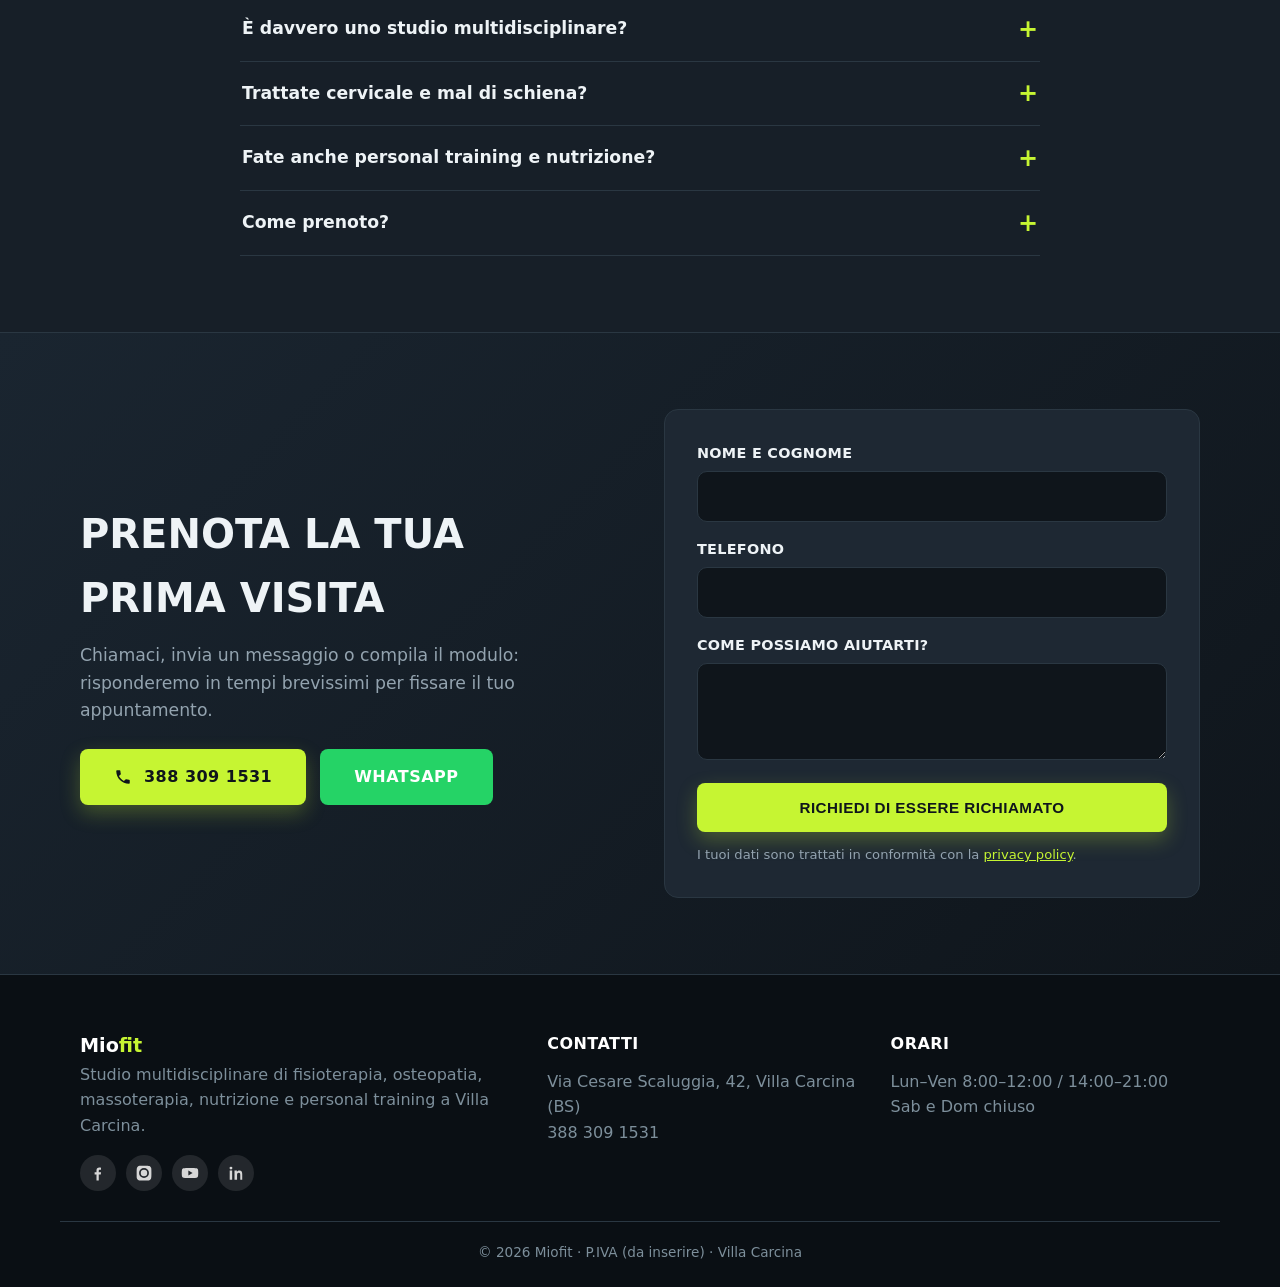
<file: miofit/index.html>
<!DOCTYPE html>
<html lang="it">
<head>
  <meta charset="UTF-8" />
  <meta name="viewport" content="width=device-width, initial-scale=1.0" />
  <title>Miofit — Fisioterapia, Osteopatia e Personal Training a Villa Carcina</title>
  <meta name="description" content="Miofit a Villa Carcina (BS) in Via Cesare Scaluggia 42: studio di fisioterapia, osteopatia, massoterapia, nutrizione e personal training. Prenota una visita." />

  <!-- Favicon -->
  <link rel="icon" href="data:image/svg+xml,%3Csvg xmlns='http://www.w3.org/2000/svg' viewBox='0 0 24 24'%3E%3Cpath fill='%23c6f532' d='m13 2-9 11h6l-1 9 9-12h-6l1-8z'/%3E%3C/svg%3E" />

  <!-- Open Graph (anteprima WhatsApp/social) -->
  <meta property="og:type" content="website" />
  <meta property="og:title" content="Miofit — Fisioterapia, Osteopatia e Personal Training a Villa Carcina" />
  <meta property="og:description" content="Miofit: studio multidisciplinare di fisioterapia, osteopatia, massoterapia, nutrizione e personal training. ★ 5,0 su 63 recensioni Google. Prenota ora." />
  <meta property="og:image" content="https://tmaianti1965-bot.github.io/anteprime-fisio/miofit/img/hero.png" />
  <meta property="og:url" content="https://tmaianti1965-bot.github.io/anteprime-fisio/miofit/" />
  <meta name="twitter:card" content="summary_large_image" />

  <!-- Dati strutturati (SEO locale) -->
  <script type="application/ld+json">
  {
    "@context": "https://schema.org",
    "@type": "Physiotherapy",
    "name": "Miofit",
    "image": "https://tmaianti1965-bot.github.io/anteprime-fisio/miofit/img/hero.png",
    "url": "https://tmaianti1965-bot.github.io/anteprime-fisio/miofit/",
    "telephone": "+393883091531",
    "address": { 
      "@type": "PostalAddress", 
      "streetAddress": "Via Cesare Scaluggia 42", 
      "addressLocality": "Villa Carcina", 
      "addressRegion": "BS", 
      "postalCode": "25069", 
      "addressCountry": "IT" 
    },
    "geo": { 
      "@type": "GeoCoordinates", 
      "latitude": 45.6263, 
      "longitude": 10.2038 
    },
    "aggregateRating": { 
      "@type": "AggregateRating", 
      "ratingValue": "5.0", 
      "reviewCount": "63" 
    },
    "openingHoursSpecification": [
      { 
        "@type": "OpeningHoursSpecification", 
        "dayOfWeek": ["Monday","Tuesday","Wednesday","Thursday","Friday"], 
        "opens": "08:00", 
        "closes": "12:00" 
      },
      { 
        "@type": "OpeningHoursSpecification", 
        "dayOfWeek": ["Monday","Tuesday","Wednesday","Thursday","Friday"], 
        "opens": "14:00", 
        "closes": "21:00" 
      }
    ]
  }
  </script>

  <link rel="stylesheet" href="css/style.css" />
</head>
<body>

  <!-- ============ HEADER (CTA Prenota sticky) ============ -->
  <header class="site-header" id="top">
    <div class="container header-inner">
      <a href="#top" class="brand">
        <span class="brand-mark" aria-hidden="true">
          <svg viewBox="0 0 24 24" width="22" height="22"><path fill="currentColor" d="m13 2-9 11h6l-1 9 9-12h-6l1-8z"/></svg>
        </span>
        <span class="brand-text">Mio<strong>fit</strong></span>
      </a>

      <nav class="main-nav" id="mainNav">
        <a href="#servizi">Servizi</a>
        <a href="#chi-siamo">Chi siamo</a>
        <a href="#perche">Perché noi</a>
        <a href="#recensioni">Recensioni</a>
        <a href="#dove">Dove siamo</a>
      </nav>

      <a href="#contatti" class="btn btn-cta header-cta">Prenota una visita</a>

      <button class="hamburger" id="hamburger" aria-label="Apri menu" aria-expanded="false">
        <span></span><span></span><span></span>
      </button>
    </div>
  </header>

  <!-- ============ HERO (test dei 5 secondi) ============ -->
  <section class="hero">
    <div class="container hero-grid">
      <div class="hero-copy">
        <p class="eyebrow">Fisioterapia e Osteopatia a Villa Carcina</p>
        <h1>Ritrova la tua forma,<br><span>senza dolore.</span></h1>
        <p class="lead">
          Fisioterapia, osteopatia, massoterapia e personal training con un percorso strutturato e personalizzato sulle tue esigenze. Ti aiutiamo a recuperare al 100%.
        </p>
        <div class="hero-actions">
          <a href="#contatti" class="btn btn-cta">Prenota la valutazione</a>
          <a href="tel:+393883091531" class="btn btn-ghost">
            <svg viewBox="0 0 24 24" width="18" height="18" aria-hidden="true" style="margin-right: 4px;"><path fill="currentColor" d="M6.6 10.8c1.4 2.8 3.8 5.1 6.6 6.6l2.2-2.2c.3-.3.7-.4 1-.2 1.1.4 2.3.6 3.6.6.6 0 1 .4 1 1V20c0 .6-.4 1-1 1C10.6 21 3 13.4 3 4c0-.6.4-1 1-1h3.5c.6 0 1 .4 1 1 0 1.2.2 2.4.6 3.6.1.4 0 .8-.3 1l-2.2 2.2z"/></svg>
            388 309 1531
          </a>
        </div>
        <ul class="hero-trust">
          <li><strong>★ 5,0</strong> su Google</li>
          <li><strong>63</strong> recensioni</li>
          <li>Studio <strong>multidisciplinare</strong></li>
        </ul>
      </div>
      <div class="hero-media">
        <div class="hero-photo has-photo" role="img" aria-label="Studio Miofit Villa Carcina" style="background-image:url('img/hero.png');"></div>
      </div>
    </div>
  </section>

  <!-- ============ SERVIZI (per sintomo, non tecnicismo) ============ -->
  <section class="section" id="servizi">
    <div class="container">
      <div class="section-head">
        <p class="eyebrow">// I nostri trattamenti</p>
        <h2>Ti aiutiamo con...</h2>
        <p class="section-sub">Parla il tuo linguaggio: scegli il problema che ti riguarda.</p>
      </div>
      <div class="cards">
        <article class="card">
          <span class="card-icon"><svg viewBox="0 0 24 24" width="24" height="24"><path fill="currentColor" d="M12 2a3 3 0 0 1 3 3v6a3 3 0 0 1-6 0V5a3 3 0 0 1 3-3zm-7 9a7 7 0 0 0 14 0h-2a5 5 0 0 1-10 0H5z"/></svg></span>
          <h3>Mal di schiena e cervicale</h3>
          <p>Lombalgie, cervicalgie ed ernie: riduciamo il dolore e ti aiutiamo a ritrovare la mobilità quotidiana.</p>
        </article>
        <article class="card">
          <span class="card-icon"><svg viewBox="0 0 24 24" width="24" height="24"><path fill="currentColor" d="M12 2a10 10 0 1 0 0 20 10 10 0 0 0 0-20zm0 4a2 2 0 1 1 0 4 2 2 0 0 1 0-4zm4 11H8v-1c0-1.3 2.7-2 4-2s4 .7 4 2v1z"/></svg></span>
          <h3>Dolore alla spalla</h3>
          <p>Tendiniti, rigidità e limitazioni: recuperi forza e serenità nei movimenti di ogni giorno.</p>
        </article>
        <article class="card">
          <span class="card-icon"><svg viewBox="0 0 24 24" width="24" height="24"><path fill="currentColor" d="M19 3h-4.2A3 3 0 0 0 9.2 3H5a2 2 0 0 0-2 2v14a2 2 0 0 0 2 2h14a2 2 0 0 0 2-2V5a2 2 0 0 0-2-2zm-7 0a1 1 0 1 1 0 2 1 1 0 0 1 0-2zm-1 14-4-4 1.4-1.4L11 14.2l5.6-5.6L18 10l-7 7z"/></svg></span>
          <h3>Recupero infortuni</h3>
          <p>Riabilitazione post-traumatica e post-operatoria per tornare alle tue attività in sicurezza.</p>
        </article>
        <article class="card">
          <span class="card-icon"><svg viewBox="0 0 24 24" width="24" height="24"><path fill="currentColor" d="M12 21s-7-4.5-7-10a4 4 0 0 1 7-2.6A4 4 0 0 1 19 11c0 5.5-7 10-7 10z"/></svg></span>
          <h3>Osteopatia e Terapia Manuale</h3>
          <p>Trattamenti mirati per sciogliere le tensioni, eliminare i blocchi articolari e ripristinare l'equilibrio del corpo.</p>
        </article>
        <article class="card">
          <span class="card-icon"><svg viewBox="0 0 24 24" width="24" height="24"><path fill="currentColor" d="M20 6h-3V4a2 2 0 0 0-2-2H9a2 2 0 0 0-2 2v2H4a2 2 0 0 0-2 2v11a2 2 0 0 0 2 2h16a2 2 0 0 0 2-2V8a2 2 0 0 0-2-2zM9 4h6v2H9V4zm4 10h-2v2h-2v-2H7v-2h2v-2h2v2h2v2z"/></svg></span>
          <h3>Massoterapia decontratturante</h3>
          <p>Massaggi terapeutici per eliminare le contratture muscolari dovute a stress, sport o posture scorrette.</p>
        </article>
        <article class="card">
          <span class="card-icon"><svg viewBox="0 0 24 24" width="24" height="24"><path fill="currentColor" d="M4 13h4v7H4zM10 8h4v12h-4zM16 4h4v16h-4z"/></svg></span>
          <h3>Personal Training e Nutrizione</h3>
          <p>Percorsi di allenamento e piani alimentari su misura per migliorare la forma fisica e la salute generale.</p>
        </article>
      </div>
    </div>
  </section>

  <!-- ============ CHI SIAMO ============ -->
  <section class="section section-alt" id="chi-siamo">
    <div class="container about-grid">
      <div class="about-media">
        <div class="about-photo has-photo" role="img" aria-label="Studio Miofit Trattamenti" style="background-image:url('img/about.png');"></div>
      </div>
      <div class="about-copy">
        <p class="eyebrow">Chi ti segue</p>
        <h2>Lo staff di Miofit</h2>
        <p>
          Miofit è uno studio multidisciplinare nato con un obiettivo chiaro: rimettere al centro il benessere della persona. Nel nostro centro a Villa Carcina uniamo le competenze di fisioterapia, osteopatia, massoterapia, nutrizione e personal training per offrirti un percorso di recupero completo, personalizzato e senza compromessi.
        </p>
        <ul class="ticks">
          <li>Team di professionisti qualificati e iscritti agli albi professionali</li>
          <li>Valutazione iniziale approfondita e percorsi su misura per ogni esigenza</li>
          <li>Trattamenti manuali combinati con esercizio terapeutico e nutrizione</li>
        </ul>
        <a href="#contatti" class="btn btn-cta">Prenota una valutazione</a>
      </div>
    </div>
  </section>

  <!-- ============ PERCHÉ SCEGLIERE NOI ============ -->
  <section class="section" id="perche">
    <div class="container">
      <div class="section-head">
        <p class="eyebrow">Perché scegliere il nostro studio</p>
        <h2>Un percorso che funziona</h2>
      </div>
      <div class="features">
        <div class="feature">
          <span class="feature-num">01</span>
          <h3>Valutazione iniziale</h3>
          <p>Capiamo la causa reale del dolore o del fastidio, non solo il sintomo, prima di pianificare qualsiasi trattamento.</p>
        </div>
        <div class="feature">
          <span class="feature-num">02</span>
          <h3>Approccio integrato</h3>
          <p>Uniamo terapia manuale, massaggi, nutrizione e allenamento per risultati più rapidi e duraturi.</p>
        </div>
        <div class="feature">
          <span class="feature-num">03</span>
          <h3>Supporto costante</h3>
          <p>Ti seguiamo passo dopo passo con esercizi da fare a casa, consigli posturali e controlli periodici.</p>
        </div>
      </div>
    </div>
  </section>

  <!-- ============ RECENSIONI (reali da Google) ============ -->
  <section class="section section-alt" id="recensioni">
    <div class="container">
      <div class="section-head">
        <p class="eyebrow">Dicono di noi</p>
        <h2>★ 5,0 su Google · 63 recensioni</h2>
        <p class="section-sub">Le parole dei pazienti valgono più di ogni promessa.</p>
      </div>
      <div class="reviews">
        <blockquote class="review">
          <div class="stars" aria-label="5 stelle">★★★★★</div>
          <p>"Professionisti straordinari! Dopo un brutto infortunio alla caviglia pensavo che non avrei più corso, invece grazie al percorso personalizzato sono tornato ad allenarmi senza problemi."</p>
          <cite>— Stefano Ferrari</cite>
        </blockquote>
        <blockquote class="review">
          <div class="stars" aria-label="5 stelle">★★★★★</div>
          <p>"Ambiente pulito, accogliente e massima competenza. L'osteopatia mi ha risolto un problema di cervicale che mi portavo dietro da anni."</p>
          <cite>— Elena Minelli</cite>
        </blockquote>
        <blockquote class="review">
          <div class="stars" aria-label="5 stelle">★★★★★</div>
          <p>"Consigliatissimi! Staff preparato, gentile e sempre disponibile. Ti seguono passo dopo passo con grande attenzione."</p>
          <cite>— Matteo Pedretti</cite>
        </blockquote>
        <blockquote class="review">
          <div class="stars" aria-label="5 stelle">★★★★★</div>
          <p>"Ottimo centro multidisciplinare, mi sono affidato a loro per trattamenti di massoterapia e un percorso di personal training. Staff davvero qualificato e simpatico."</p>
          <cite>— Federico Poli</cite>
        </blockquote>
        <blockquote class="review">
          <div class="stars" aria-label="5 stelle">★★★★★</div>
          <p>"Ho provato la consulenza nutrizionale associata all'allenamento personalizzato. Mi hanno seguito con molta professionalità e i risultati sono arrivati subito. Molto soddisfatta."</p>
          <cite>— Silvia Rambaldini</cite>
        </blockquote>
        <blockquote class="review">
          <div class="stars" aria-label="5 stelle">★★★★★</div>
          <p>"Ho fatto fisioterapia e riabilitazione post-operatoria al ginocchio. Competenti, professionali e attenti a ogni dettaglio del percorso terapeutico. Consigliatissimo."</p>
          <cite>— Davide Baresi</cite>
        </blockquote>
      </div>
    </div>
  </section>

  <!-- ============ DOVE SIAMO ============ -->
  <section class="section" id="dove">
    <div class="container dove-grid">
      <div class="dove-info">
        <p class="eyebrow">Dove trovarci</p>
        <h2>A Villa Carcina, in Via Cesare Scaluggia</h2>
        <ul class="contact-list">
          <li><strong>Indirizzo</strong> Via Cesare Scaluggia, 42, 25069 Villa Carcina (BS)</li>
          <li><strong>Orari</strong> Lun–Ven 08:00–12:00 e 14:00–21:00 · Sab e Dom chiuso</li>
          <li><strong>Parcheggio</strong> Parcheggio gratuito riservato e su strada</li>
          <li><strong>Telefono</strong> <a href="tel:+393883091531">388 309 1531</a></li>
        </ul>
        <a href="#contatti" class="btn btn-cta">Prenota adesso</a>
      </div>
      <div class="dove-map">
        <iframe title="Mappa dello studio Miofit" loading="lazy"
          referrerpolicy="no-referrer-when-downgrade"
          src="https://www.google.com/maps?q=Miofit%20Via%20Cesare%20Scaluggia%2042%20Villa%20Carcina%20BS&output=embed"></iframe>
      </div>
    </div>
  </section>

  <!-- ============ FAQ ============ -->
  <section class="section section-alt" id="faq">
    <div class="container">
      <div class="section-head">
        <p class="eyebrow">// Domande frequenti</p>
        <h2>Le domande più comuni</h2>
      </div>
      <div class="faq-wrap">
        <details><summary>Serve la prescrizione del medico?</summary><p>No, non è obbligatoria per le sedute private. Puoi contattarci direttamente e fissare una prima valutazione. Se hai già una prescrizione, portala pure.</p></details>
        <details><summary>È davvero uno studio multidisciplinare?</summary><p>Sì: fisioterapia, osteopatia, massoterapia, nutrizione e personal training sotto lo stesso tetto. Lavoriamo in team per una presa in carico completa.</p></details>
        <details><summary>Trattate cervicale e mal di schiena?</summary><p>Assolutamente sì: sono tra i disturbi più frequenti. Con una valutazione iniziale accurata individuiamo la causa e costruiamo un percorso mirato.</p></details>
        <details><summary>Fate anche personal training e nutrizione?</summary><p>Sì. Offriamo percorsi personalizzati di allenamento e consulenze nutrizionali, integrabili con il trattamento fisioterapico.</p></details>
        <details><summary>Come prenoto?</summary><p>Chiama o scrivici su WhatsApp: rispondiamo in tempi brevissimi per fissare l'appuntamento.</p></details>
      </div>
    </div>
  </section>

  <!-- ============ CONTATTI ============ -->
  <section class="section section-cta" id="contatti">
    <div class="container contatti-grid">
      <div class="contatti-copy">
        <h2>Prenota la tua prima visita</h2>
        <p>Chiamaci, invia un messaggio o compila il modulo: risponderemo in tempi brevissimi per fissare il tuo appuntamento.</p>
        <div class="contatti-actions">
          <a href="tel:+393883091531" class="btn btn-cta btn-lg">
            <svg viewBox="0 0 24 24" width="18" height="18" aria-hidden="true" style="margin-right: 4px;"><path fill="currentColor" d="M6.6 10.8c1.4 2.8 3.8 5.1 6.6 6.6l2.2-2.2c.3-.3.7-.4 1-.2 1.1.4 2.3.6 3.6.6.6 0 1 .4 1 1V20c0 .6-.4 1-1 1C10.6 21 3 13.4 3 4c0-.6.4-1 1-1h3.5c.6 0 1 .4 1 1 0 1.2.2 2.4.6 3.6.1.4 0 .8-.3 1l-2.2 2.2z"/></svg>
            388 309 1531
          </a>
          <a href="https://wa.me/393883091531" class="btn btn-wa btn-lg">WhatsApp</a>
        </div>
      </div>
      <form class="contatti-form" onsubmit="return false;">
        <label>Nome e cognome <input type="text" name="nome" required /></label>
        <label>Telefono <input type="tel" name="tel" required /></label>
        <label>Come possiamo aiutarti? <textarea name="msg" rows="3"></textarea></label>
        <button type="submit" class="btn btn-cta btn-block">Richiedi di essere richiamato</button>
        <p class="form-note">I tuoi dati sono trattati in conformità con la <a href="privacy.html">privacy policy</a>.</p>
      </form>
    </div>
  </section>

  <!-- ============ FOOTER ============ -->
  <footer class="site-footer">
    <div class="container footer-grid">
      <div>
        <span class="brand-text footer-brand">Mio<strong>fit</strong></span>
        <p>Studio multidisciplinare di fisioterapia, osteopatia, massoterapia, nutrizione e personal training a Villa Carcina.</p>
        <!-- [[SOCIAL]] inserire gli URL reali quando disponibili -->
        <div class="socials">
          <a href="#" aria-label="Facebook" title="Facebook"><svg viewBox="0 0 24 24" width="18" height="18"><path fill="currentColor" d="M13 22v-8h2.7l.4-3H13V9c0-.9.3-1.5 1.6-1.5H16V4.9c-.3 0-1.2-.1-2.3-.1-2.3 0-3.7 1.3-3.7 3.8V11H7.5v3H10v8h3z"/></svg></a>
          <a href="#" aria-label="Instagram" title="Instagram"><svg viewBox="0 0 24 24" width="18" height="18"><path fill="currentColor" d="M12 2.2c3.2 0 3.6 0 4.9.1 1.2.1 1.8.3 2.2.4.6.2 1 .5 1.4.9.4.4.7.8.9 1.4.2.4.4 1 .4 2.2.1 1.3.1 1.7.1 4.9s0 3.6-.1 4.9c-.1 1.2-.3 1.8-.4 2.2-.2.6-.5 1-.9 1.4-.4.4-.8.7-1.4.9-.4.2-1 .4-2.2.4-1.3.1-1.7.1-4.9.1s-3.6 0-4.9-.1c-1.2-.1-1.8-.3-2.2-.4a3.8 3.8 0 0 1-1.4-.9 3.8 3.8 0 0 1-.9-1.4c-.2-.4-.4-1-.4-2.2C2.2 15.6 2.2 15.2 2.2 12s0-3.6.1-4.9c.1-1.2.3-1.8.4-2.2.2-.6.5-1 .9-1.4.4-.4.8-.7 1.4-.9.4-.2 1-.4 2.2-.4C8.4 2.2 8.8 2.2 12 2.2zm0 3.2A6.6 6.6 0 1 0 12 18.6 6.6 6.6 0 0 0 12 5.4zm0 10.9a4.3 4.3 0 1 1 0-8.6 4.3 4.3 0 0 1 0 8.6zM18.9 5a1.5 1.5 0 1 1-3 0 1.5 1.5 0 0 1 3 0z"/></svg></a>
          <a href="#" aria-label="YouTube" title="YouTube"><svg viewBox="0 0 24 24" width="18" height="18"><path fill="currentColor" d="M23 12s0-3.2-.4-4.7c-.2-.8-.9-1.5-1.7-1.7C19.4 5.2 12 5.2 12 5.2s-7.4 0-8.9.4c-.8.2-1.5.9-1.7 1.7C1 8.8 1 12 1 12s0 3.2.4 4.7c.2.8.9 1.5 1.7 1.7 1.5.4 8.9.4 8.9.4s7.4 0 8.9-.4c.8-.2 1.5-.9 1.7-1.7.4-1.5.4-4.7.4-4.7zM9.8 15.3V8.7l5.7 3.3-5.7 3.3z"/></svg></a>
          <a href="#" aria-label="LinkedIn" title="LinkedIn"><svg viewBox="0 0 24 24" width="18" height="18"><path fill="currentColor" d="M6.9 8.8H3.6V21h3.3V8.8zM5.3 3.5A1.9 1.9 0 1 0 5.3 7.3a1.9 1.9 0 0 0 0-3.8zM21 21h-3.3v-6c0-1.4 0-3.3-2-3.3s-2.3 1.6-2.3 3.2V21H10V8.8h3.2v1.7h.1c.4-.8 1.5-1.7 3.1-1.7 3.3 0 3.9 2.2 3.9 5V21z"/></svg></a>
        </div>
      </div>
      <div>
        <h4>Contatti</h4>
        <p>Via Cesare Scaluggia, 42, Villa Carcina (BS)<br>388 309 1531</p>
      </div>
      <div>
        <h4>Orari</h4>
        <p>Lun–Ven 8:00–12:00 / 14:00–21:00<br>Sab e Dom chiuso</p>
      </div>
    </div>
    <div class="container footer-bottom">
      <p>© <span id="year"></span> Miofit · P.IVA (da inserire) · Villa Carcina</p>
    </div>
  </footer>

  <!-- WhatsApp flottante -->
  <a href="https://wa.me/393883091531?text=Salve,%20vorrei%20informazioni%20per%20una%20visita"
     class="wa-float" target="_blank" rel="noopener" aria-label="Scrivici su WhatsApp">
    <svg viewBox="0 0 24 24" width="30" height="30" aria-hidden="true"><path fill="currentColor" d="M.06 24l1.68-6.14A11.87 11.87 0 0 1 .16 11.9C.16 5.34 5.5 0 12.06 0a11.82 11.82 0 0 1 8.42 3.5 11.82 11.82 0 0 1 3.48 8.4c0 6.56-5.34 11.9-11.9 11.9a11.9 11.9 0 0 1-5.7-1.45L.06 24zM6.6 20.2l.36.22a9.87 9.87 0 0 0 5.03 1.38h.01c5.45 0 9.9-4.43 9.9-9.88a9.82 9.82 0 0 0-2.9-6.99 9.82 9.82 0 0 0-6.99-2.9c-5.46 0-9.9 4.44-9.9 9.9a9.85 9.85 0 0 0 1.5 5.24l.24.38-1 3.63 3.75-.98zM17.4 14.3c-.07-.12-.27-.2-.57-.35-.3-.15-1.76-.87-2.03-.97-.27-.1-.47-.15-.67.15-.2.3-.77.96-.94 1.16-.17.2-.35.22-.64.07a8.1 8.1 0 0 1-2.4-1.48 8.94 8.94 0 0 1-1.65-2.06c-.17-.3-.02-.46.13-.6.13-.14.3-.35.44-.52.15-.17.2-.3.3-.5.1-.2.05-.37-.02-.52-.08-.15-.67-1.6-.92-2.2-.24-.58-.48-.5-.67-.5l-.57-.02c-.2 0-.52.08-.8.37-.27.3-1.04 1.02-1.04 2.48s1.07 2.88 1.22 3.08c.15.2 2.1 3.2 5.08 4.5.71.3 1.26.48 1.7.62.71.22 1.36.2 1.87.12.57-.08 1.76-.72 2-1.4.25-.7.25-1.28.18-1.4z"/></svg>
  </a>

  <!-- Cookie banner -->
  <div class="cookie-banner" id="cookieBanner" hidden>
    <p>Usiamo cookie per migliorare la tua esperienza. <a href="cookie.html">Dettagli</a></p>
    <div class="cookie-actions">
      <button class="btn btn-ghost btn-sm" data-cookie="reject">Rifiuta</button>
      <button class="btn btn-cta btn-sm" data-cookie="accept">Accetta</button>
    </div>
  </div>

  <script src="js/main.js"></script>
</body>
</html>
</file>
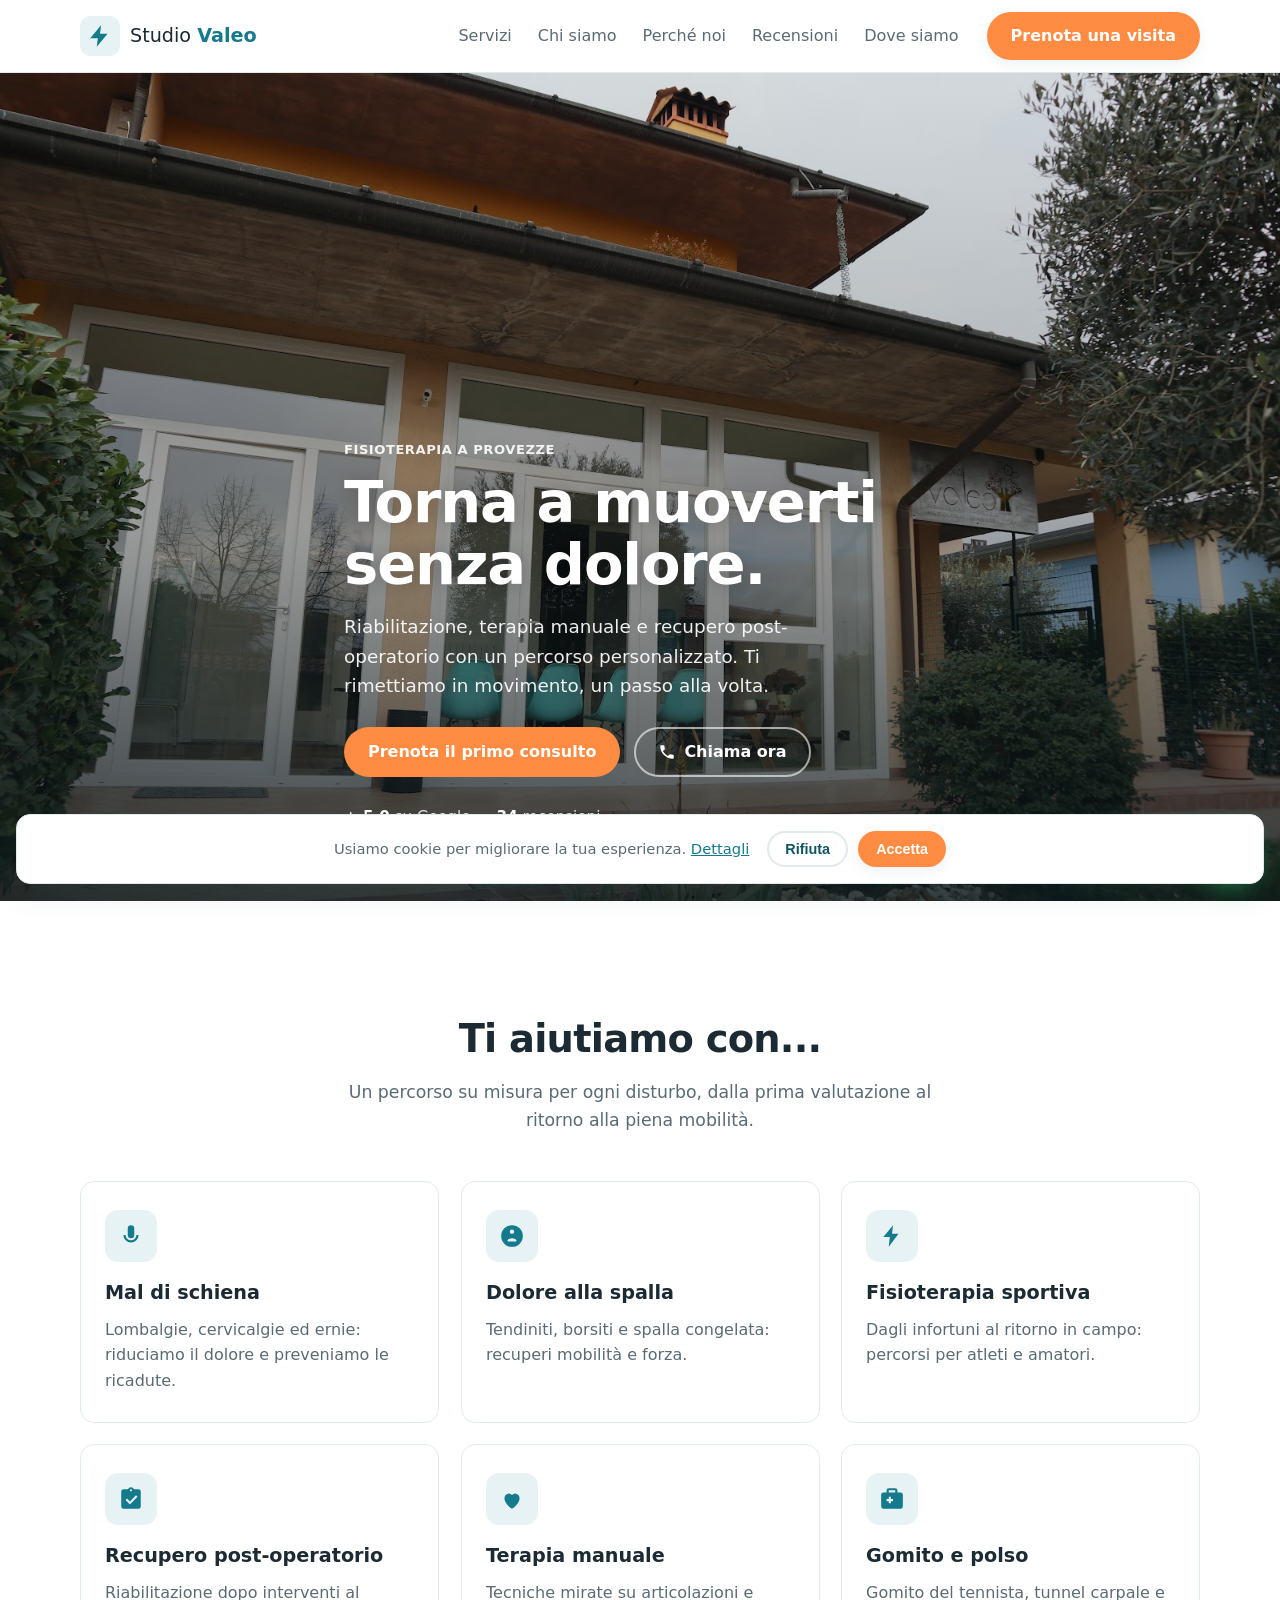
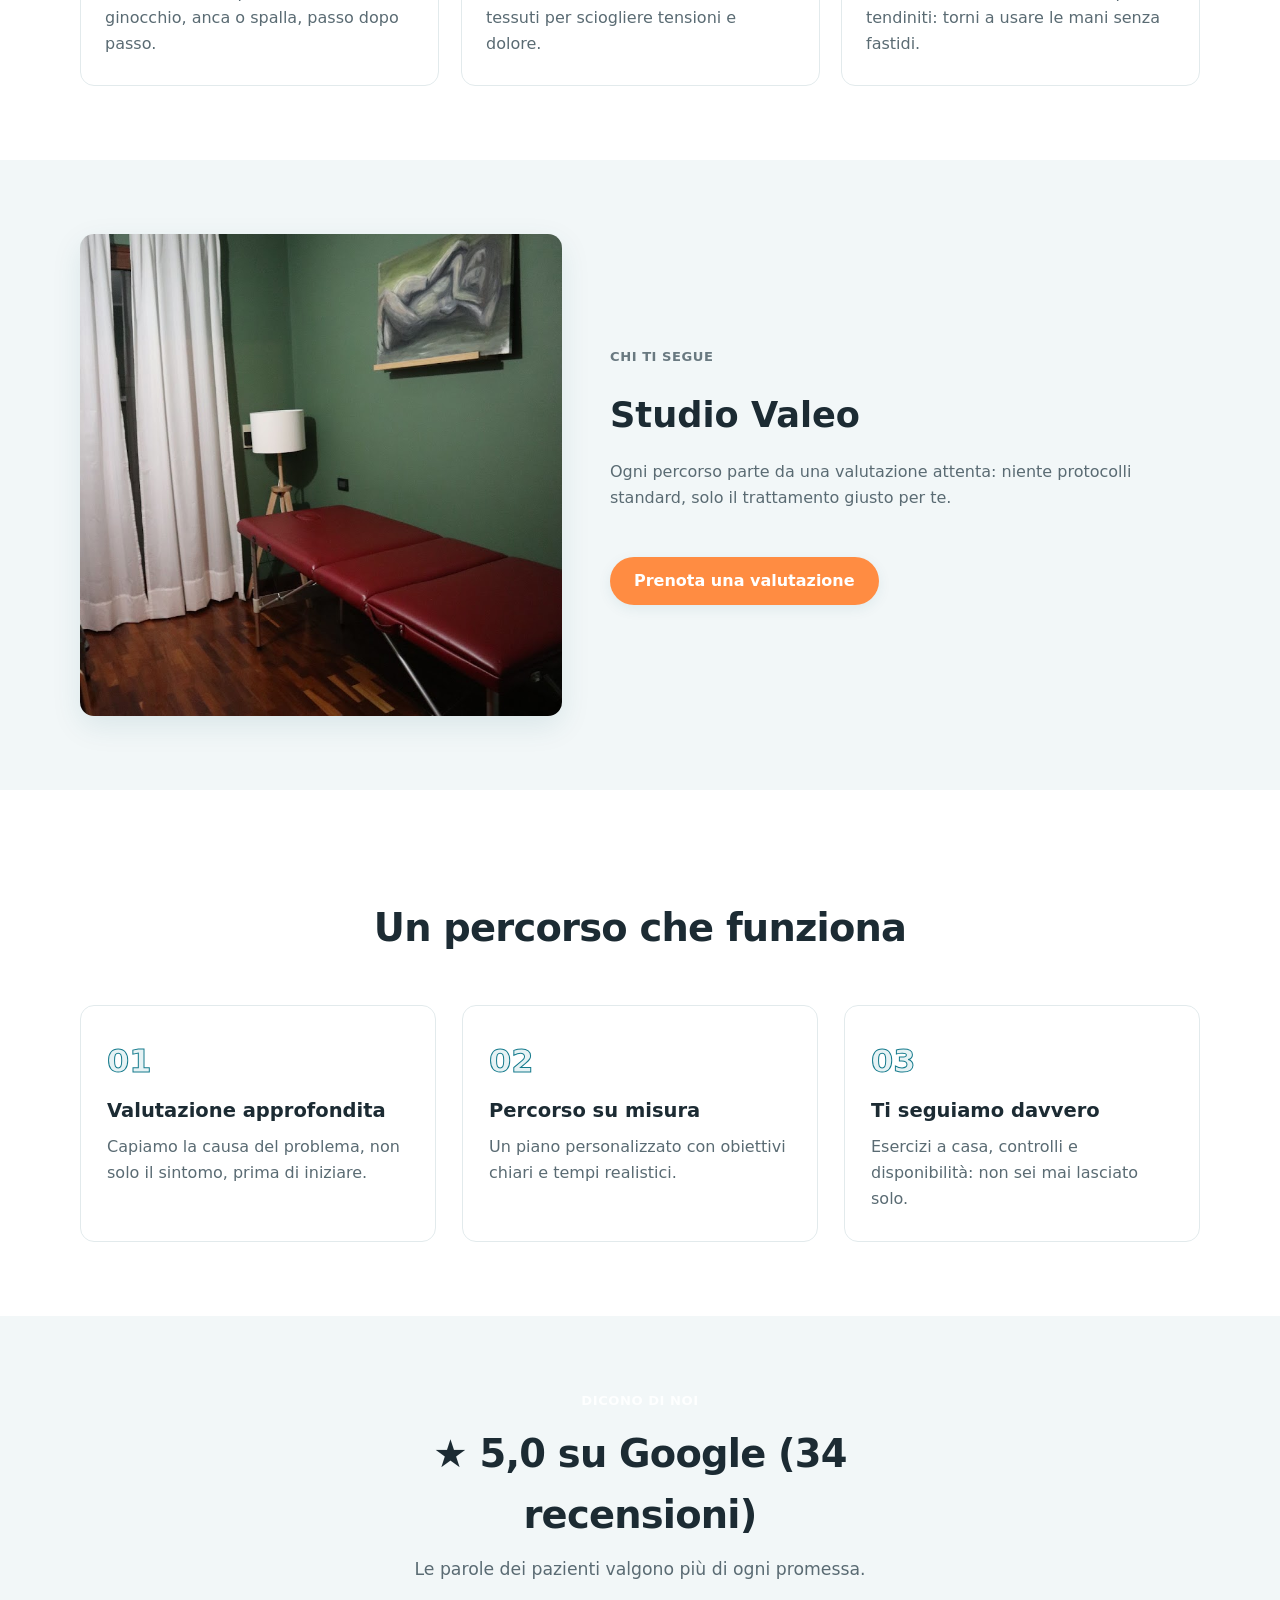
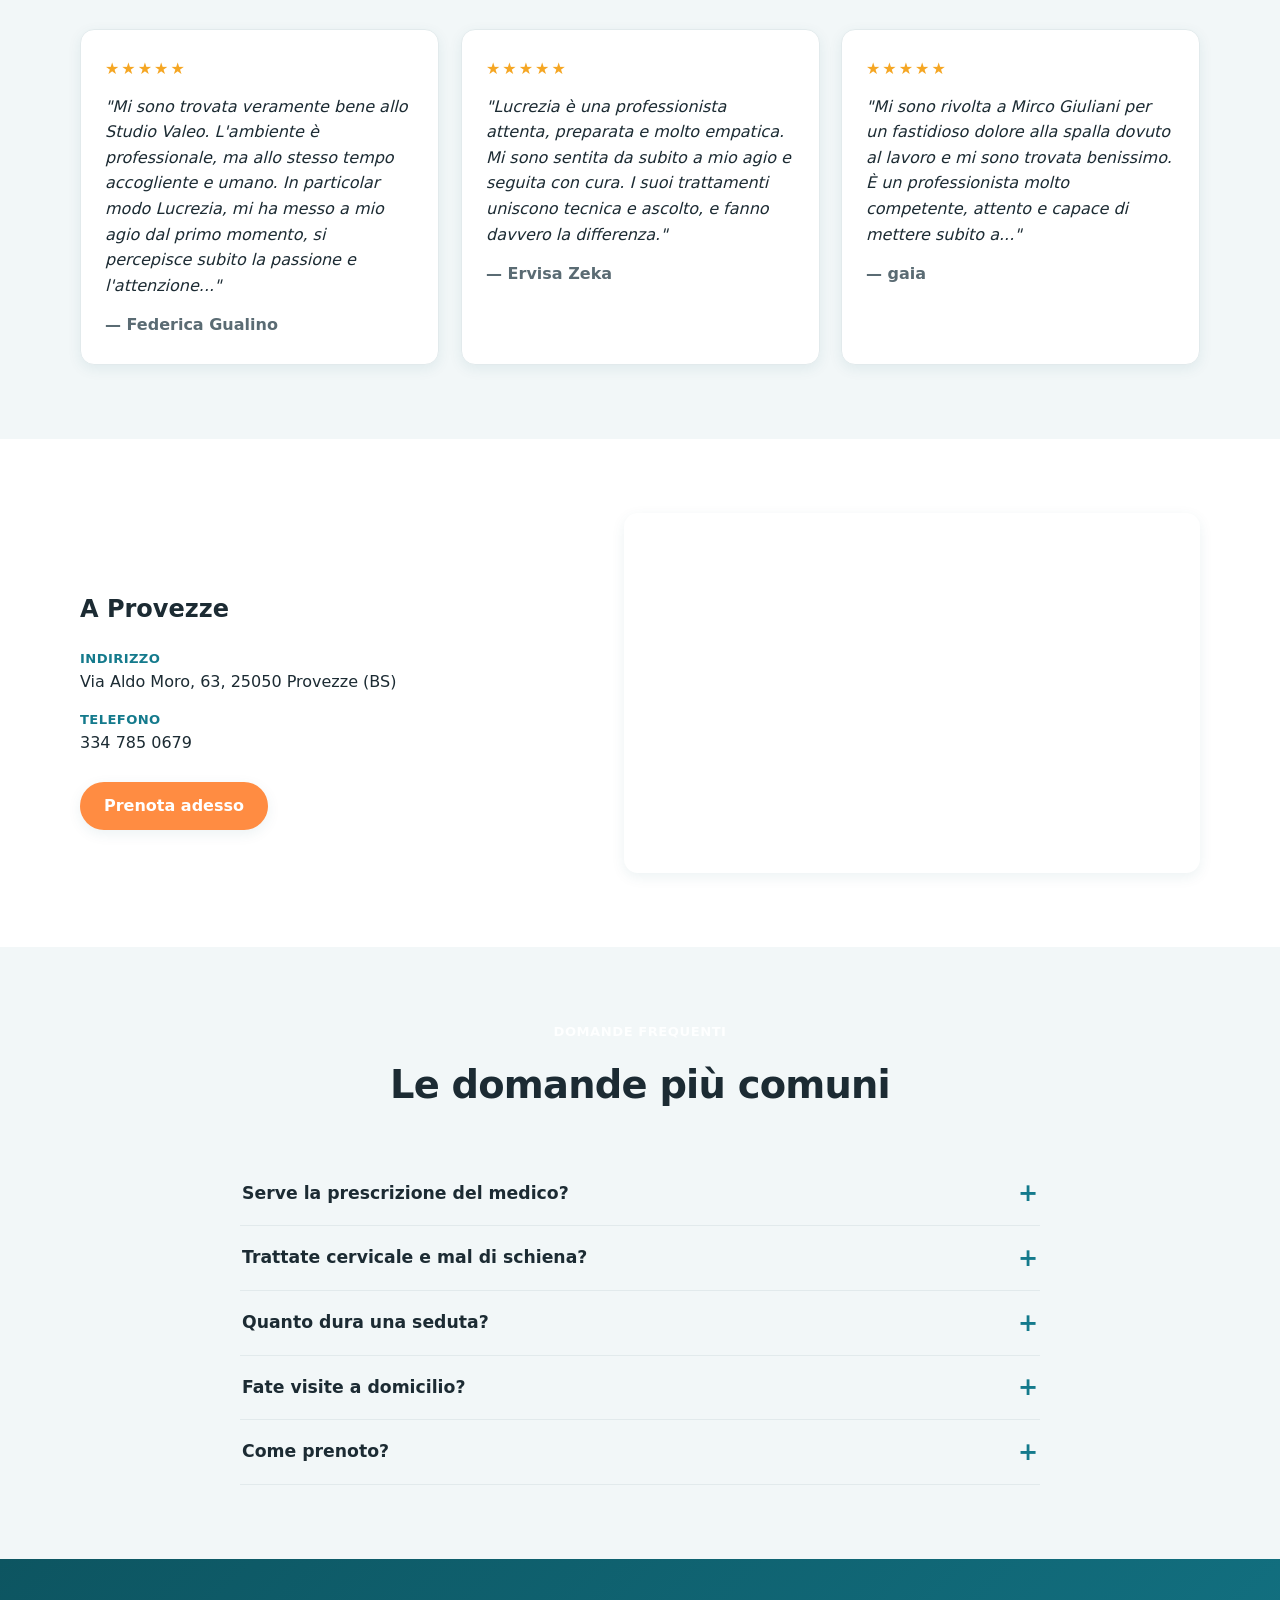
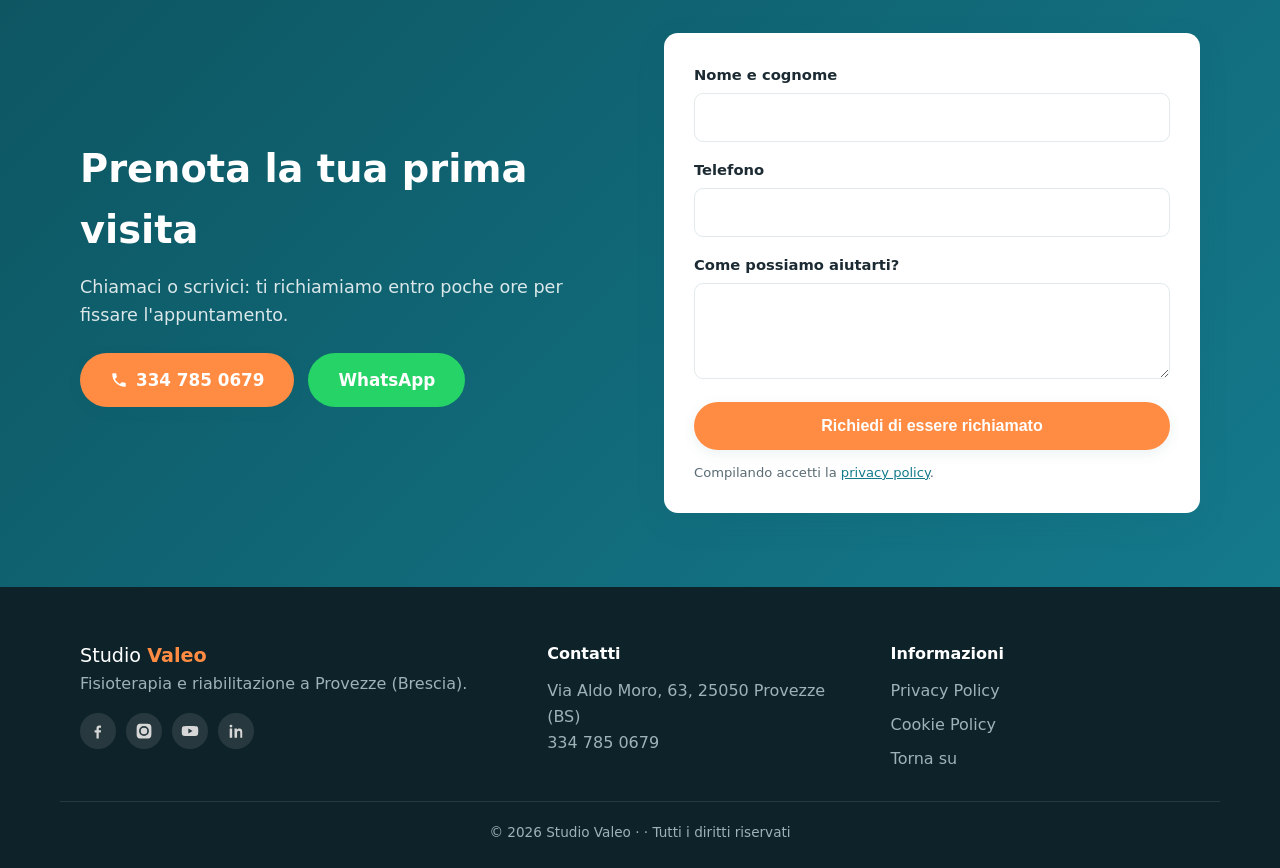
<file: studio-valeo/index.html>
<!DOCTYPE html>
<html lang="it">
<head>
  <meta charset="UTF-8" />
  <meta name="viewport" content="width=device-width, initial-scale=1.0" />
  <!-- SEO locale: [[CITTA]] nel title e description -->
  <title>Studio Valeo — Fisioterapista a Provezze</title>
  <meta name="description" content="Studio Valeo, fisioterapista a Provezze (Brescia): riabilitazione, terapia manuale e recupero post-operatorio. Prenota la tua prima visita." />
  <!-- Favicon (colore del brand) -->
  <link rel="icon" href="data:image/svg+xml,%3Csvg xmlns='http://www.w3.org/2000/svg' viewBox='0 0 24 24'%3E%3Cpath fill='%23147a8c' d='M13 2 3 14h7l-1 8 10-12h-7l1-8z'/%3E%3C/svg%3E" />

  <!-- Open Graph (anteprima WhatsApp/social) — [[compilare in personalizzazione]] -->
  <meta property="og:type" content="website" />
  <meta property="og:title" content="Studio Valeo — Fisioterapista a Provezze" />
  <meta property="og:description" content="Fisioterapia a Provezze (Brescia) ★ 5 su 34 recensioni. Prenota la tua visita." />
  <meta property="og:image" content="[[FOTO_OG_1200x630]]" />
  <meta property="og:url" content="https://tmaianti1965-bot.github.io/anteprime-fisio/studio-valeo/" />
  <meta name="twitter:card" content="summary_large_image" />

  <!-- Dati strutturati (SEO locale) — [[compilare in personalizzazione]] -->
  <script type="application/ld+json">
  {
    "@context": "https://schema.org",
    "@type": "Physiotherapy",
    "name": "Studio Valeo",
    "image": "[[FOTO_OG_1200x630]]",
    "url": "https://tmaianti1965-bot.github.io/anteprime-fisio/studio-valeo/",
    "telephone": "+393347850679",
    "address": { "@type": "PostalAddress", "streetAddress": "Via Aldo Moro, 63", "addressLocality": "Provezze", "addressRegion": "BS", "postalCode": "25050", "addressCountry": "IT" },
    "aggregateRating": { "@type": "AggregateRating", "ratingValue": "5", "reviewCount": "34" }
  }
  </script>

  <link rel="stylesheet" href="css/style.css" />
</head>
<body>

  <!-- ============ HEADER (CTA Prenota sticky) ============ -->
  <header class="site-header" id="top">
    <div class="container header-inner">
      <a href="#top" class="brand">
        <!-- [[LOGO]] sostituire con logo studio -->
        <span class="brand-mark" aria-hidden="true">
          <svg viewBox="0 0 24 24" width="26" height="26"><path fill="currentColor" d="M13 2 3 14h7l-1 8 10-12h-7l1-8z"/></svg>
        </span>
        <span class="brand-text">Studio <strong>Valeo</strong></span>
      </a>

      <nav class="main-nav" id="mainNav">
        <a href="#servizi">Servizi</a>
        <a href="#chi-siamo">Chi siamo</a>
        <a href="#perche">Perché noi</a>
        <a href="#recensioni">Recensioni</a>
        <a href="#dove">Dove siamo</a>
      </nav>

      <a href="#contatti" class="btn btn-cta header-cta">Prenota una visita</a>

      <button class="hamburger" id="hamburger" aria-label="Apri menu" aria-expanded="false">
        <span></span><span></span><span></span>
      </button>
    </div>
  </header>

  <!-- ============ HERO (test dei 5 secondi) ============ -->
  <section class="hero">
    <div class="container hero-grid">
      <div class="hero-copy">
        <p class="eyebrow">Fisioterapia a Provezze</p>
        <h1>Torna a muoverti senza dolore.</h1>
        <p class="lead">
          Riabilitazione, terapia manuale e recupero post-operatorio con un
          percorso personalizzato. Ti rimettiamo in movimento, un passo alla volta.
        </p>
        <div class="hero-actions">
          <a href="#contatti" class="btn btn-cta">Prenota il primo consulto</a>
          <a href="tel:+393347850679" class="btn btn-ghost">
            <svg viewBox="0 0 24 24" width="18" height="18" aria-hidden="true"><path fill="currentColor" d="M6.6 10.8c1.4 2.8 3.8 5.1 6.6 6.6l2.2-2.2c.3-.3.7-.4 1-.2 1.1.4 2.3.6 3.6.6.6 0 1 .4 1 1V20c0 .6-.4 1-1 1C10.6 21 3 13.4 3 4c0-.6.4-1 1-1h3.5c.6 0 1 .4 1 1 0 1.2.2 2.4.6 3.6.1.4 0 .8-.3 1l-2.2 2.2z"/></svg>
            Chiama ora
          </a>
        </div>
        <ul class="hero-trust">
          <li><strong>★ 5,0</strong> su Google</li>
          <li><strong>34</strong> recensioni</li>
        </ul>
      </div>
      <div class="hero-media">
        <div class="hero-photo" role="img" aria-label="Studio Valeo" style="background-image:url('assets/foto-1-esterno.jpg');background-size:cover;background-position:center;"></div>
      </div>
    </div>
  </section>

  <!-- ============ SERVIZI (per sintomo, non tecnicismo) ============ -->
  <section class="section" id="servizi">
    <div class="container">
      <div class="section-head">
        <p class="eyebrow">I nostri trattamenti</p>
        <h2>Ti aiutiamo con...</h2>
        <p class="section-sub">Un percorso su misura per ogni disturbo, dalla prima valutazione al ritorno alla piena mobilità.</p>
      </div>
      <div class="cards">
        <article class="card">
          <span class="card-icon"><svg viewBox="0 0 24 24" width="26" height="26"><path fill="currentColor" d="M12 2a3 3 0 0 1 3 3v6a3 3 0 0 1-6 0V5a3 3 0 0 1 3-3zm-7 9a7 7 0 0 0 14 0h-2a5 5 0 0 1-10 0H5z"/></svg></span>
          <h3>Mal di schiena</h3>
          <p>Lombalgie, cervicalgie ed ernie: riduciamo il dolore e preveniamo le ricadute.</p>
        </article>
        <article class="card">
          <span class="card-icon"><svg viewBox="0 0 24 24" width="26" height="26"><path fill="currentColor" d="M12 2a10 10 0 1 0 0 20 10 10 0 0 0 0-20zm0 4a2 2 0 1 1 0 4 2 2 0 0 1 0-4zm4 11H8v-1c0-1.3 2.7-2 4-2s4 .7 4 2v1z"/></svg></span>
          <h3>Dolore alla spalla</h3>
          <p>Tendiniti, borsiti e spalla congelata: recuperi mobilità e forza.</p>
        </article>
        <article class="card">
          <span class="card-icon"><svg viewBox="0 0 24 24" width="26" height="26"><path fill="currentColor" d="m13 2-9 11h6l-1 9 9-12h-6l1-8z"/></svg></span>
          <h3>Fisioterapia sportiva</h3>
          <p>Dagli infortuni al ritorno in campo: percorsi per atleti e amatori.</p>
        </article>
        <article class="card">
          <span class="card-icon"><svg viewBox="0 0 24 24" width="26" height="26"><path fill="currentColor" d="M19 3h-4.2A3 3 0 0 0 9.2 3H5a2 2 0 0 0-2 2v14a2 2 0 0 0 2 2h14a2 2 0 0 0 2-2V5a2 2 0 0 0-2-2zm-7 0a1 1 0 1 1 0 2 1 1 0 0 1 0-2zm-1 14-4-4 1.4-1.4L11 14.2l5.6-5.6L18 10l-7 7z"/></svg></span>
          <h3>Recupero post-operatorio</h3>
          <p>Riabilitazione dopo interventi al ginocchio, anca o spalla, passo dopo passo.</p>
        </article>
        <article class="card">
          <span class="card-icon"><svg viewBox="0 0 24 24" width="26" height="26"><path fill="currentColor" d="M12 21s-7-4.5-7-10a4 4 0 0 1 7-2.6A4 4 0 0 1 19 11c0 5.5-7 10-7 10z"/></svg></span>
          <h3>Terapia manuale</h3>
          <p>Tecniche mirate su articolazioni e tessuti per sciogliere tensioni e dolore.</p>
        </article>
        <article class="card">
          <span class="card-icon"><svg viewBox="0 0 24 24" width="26" height="26"><path fill="currentColor" d="M20 6h-3V4a2 2 0 0 0-2-2H9a2 2 0 0 0-2 2v2H4a2 2 0 0 0-2 2v11a2 2 0 0 0 2 2h16a2 2 0 0 0 2-2V8a2 2 0 0 0-2-2zM9 4h6v2H9V4zm4 10h-2v2h-2v-2H7v-2h2v-2h2v2h2v2z"/></svg></span>
          <h3>Gomito e polso</h3>
          <p>Gomito del tennista, tunnel carpale e tendiniti: torni a usare le mani senza fastidi.</p>
        </article>
      </div>
    </div>
  </section>

  <!-- ============ CHI SIAMO (le persone scelgono le persone) ============ -->
  <section class="section section-alt" id="chi-siamo">
    <div class="container about-grid">
      <div class="about-media">
        <div class="about-photo" role="img" aria-label="Sala trattamenti Studio Valeo" style="background-image:url('assets/foto-2-sala-trattamento.jpg');background-size:cover;background-position:center;"></div>
      </div>
      <div class="about-copy">
        <p class="eyebrow">Chi ti segue</p>
        <h2>Studio Valeo</h2>
        <p>
          <!-- [[DA COMPLETARE — bio/presentazione fornita dal cliente]] -->
          Ogni percorso parte da una valutazione attenta: niente protocolli standard,
          solo il trattamento giusto per te.
        </p>
        <ul class="ticks">
          <!-- [[DA COMPLETARE — credenziali/specializzazioni reali fornite dal cliente]] -->
        </ul>
        <a href="#contatti" class="btn btn-cta">Prenota una valutazione</a>
      </div>
    </div>
  </section>

  <!-- ============ PERCHÉ NOI ============ -->
  <section class="section" id="perche">
    <div class="container">
      <div class="section-head">
        <p class="eyebrow">Perché scegliere lo studio</p>
        <h2>Un percorso che funziona</h2>
      </div>
      <div class="features">
        <div class="feature">
          <span class="feature-num">01</span>
          <h3>Valutazione approfondita</h3>
          <p>Capiamo la causa del problema, non solo il sintomo, prima di iniziare.</p>
        </div>
        <div class="feature">
          <span class="feature-num">02</span>
          <h3>Percorso su misura</h3>
          <p>Un piano personalizzato con obiettivi chiari e tempi realistici.</p>
        </div>
        <div class="feature">
          <span class="feature-num">03</span>
          <h3>Ti seguiamo davvero</h3>
          <p>Esercizi a casa, controlli e disponibilità: non sei mai lasciato solo.</p>
        </div>
      </div>
    </div>
  </section>

  <!-- ============ RECENSIONI (prova sociale) ============ -->
  <section class="section section-alt" id="recensioni">
    <div class="container">
      <div class="section-head">
        <p class="eyebrow">Dicono di noi</p>
        <h2>★ 5,0 su Google (34 recensioni)</h2>
        <p class="section-sub">Le parole dei pazienti valgono più di ogni promessa.</p>
      </div>
      <div class="reviews">
        <blockquote class="review">
          <div class="stars" aria-label="5 stelle">★★★★★</div>
          <p>"Mi sono trovata veramente bene allo Studio Valeo. L'ambiente è professionale, ma allo stesso tempo accogliente e umano. In particolar modo Lucrezia, mi ha messo a mio agio dal primo momento, si percepisce subito la passione e l'attenzione..."</p>
          <cite>— Federica Gualino</cite>
        </blockquote>
        <blockquote class="review">
          <div class="stars" aria-label="5 stelle">★★★★★</div>
          <p>"Lucrezia è una professionista attenta, preparata e molto empatica. Mi sono sentita da subito a mio agio e seguita con cura. I suoi trattamenti uniscono tecnica e ascolto, e fanno davvero la differenza."</p>
          <cite>— Ervisa Zeka</cite>
        </blockquote>
        <blockquote class="review">
          <div class="stars" aria-label="5 stelle">★★★★★</div>
          <p>"Mi sono rivolta a Mirco Giuliani per un fastidioso dolore alla spalla dovuto al lavoro e mi sono trovata benissimo. È un professionista molto competente, attento e capace di mettere subito a..."</p>
          <cite>— gaia</cite>
        </blockquote>
      </div>
    </div>
  </section>

  <!-- ============ DOVE SIAMO ============ -->
  <section class="section" id="dove">
    <div class="container dove-grid">
      <div class="dove-info">
        <p class="eyebrow">Dove trovarci</p>
        <h2>A Provezze</h2>
        <ul class="contact-list">
          <li><strong>Indirizzo</strong> Via Aldo Moro, 63, 25050 Provezze (BS)</li>
          <!-- [[DA COMPLETARE — orari settimanali completi forniti dal cliente]] -->
          <li><strong>Telefono</strong> <a href="tel:+393347850679">334 785 0679</a></li>
        </ul>
        <a href="#contatti" class="btn btn-cta">Prenota adesso</a>
      </div>
      <div class="dove-map">
        <iframe title="Mappa dello studio" loading="lazy"
          referrerpolicy="no-referrer-when-downgrade"
          src="https://www.google.com/maps?q=Studio+Valeo+Via+Aldo+Moro+63+Provezze+BS&output=embed"></iframe>
      </div>
    </div>
  </section>

  <!-- ============ FAQ ============ -->
  <section class="section section-alt" id="faq">
    <div class="container">
      <div class="section-head">
        <p class="eyebrow">Domande frequenti</p>
        <h2>Le domande più comuni</h2>
      </div>
      <div class="faq-wrap">
        <details><summary>Serve la prescrizione del medico?</summary><p>No, non è obbligatoria per le sedute private. Puoi contattarci direttamente e fissare una prima valutazione. Se hai già una prescrizione, portala pure.</p></details>
        <details><summary>Trattate cervicale e mal di schiena?</summary><p>Assolutamente sì: sono tra i disturbi più frequenti. Con una valutazione iniziale accurata individuiamo la causa e costruiamo un percorso mirato.</p></details>
        <details><summary>Quanto dura una seduta?</summary><p>In media tra i 45 e i 60 minuti. La prima seduta include valutazione e anamnesi, quindi può essere leggermente più lunga.</p></details>
        <details><summary>Fate visite a domicilio?</summary><p><!-- [[adattare o rimuovere]] --> Contattaci per verificare disponibilità e modalità nella tua zona.</p></details>
        <details><summary>Come prenoto?</summary><p>Chiama o scrivici su WhatsApp: ti richiamiamo entro poche ore per fissare l'appuntamento.</p></details>
      </div>
    </div>
  </section>

  <!-- ============ CONTATTI / PRENOTAZIONE (2 click) ============ -->
  <section class="section section-cta" id="contatti">
    <div class="container contatti-grid">
      <div class="contatti-copy">
        <h2>Prenota la tua prima visita</h2>
        <p>Chiamaci o scrivici: ti richiamiamo entro poche ore per fissare l'appuntamento.</p>
        <div class="contatti-actions">
          <a href="tel:+393347850679" class="btn btn-cta btn-lg">
            <svg viewBox="0 0 24 24" width="18" height="18" aria-hidden="true"><path fill="currentColor" d="M6.6 10.8c1.4 2.8 3.8 5.1 6.6 6.6l2.2-2.2c.3-.3.7-.4 1-.2 1.1.4 2.3.6 3.6.6.6 0 1 .4 1 1V20c0 .6-.4 1-1 1C10.6 21 3 13.4 3 4c0-.6.4-1 1-1h3.5c.6 0 1 .4 1 1 0 1.2.2 2.4.6 3.6.1.4 0 .8-.3 1l-2.2 2.2z"/></svg>
            334 785 0679
          </a>
          <a href="https://wa.me/393347850679" class="btn btn-wa btn-lg">WhatsApp</a>
        </div>
      </div>
      <form class="contatti-form" onsubmit="return false;">
        <label>Nome e cognome <input type="text" name="nome" required /></label>
        <label>Telefono <input type="tel" name="tel" required /></label>
        <label>Come possiamo aiutarti? <textarea name="msg" rows="3"></textarea></label>
        <button type="submit" class="btn btn-cta btn-block">Richiedi di essere richiamato</button>
        <p class="form-note">Compilando accetti la <a href="privacy.html">privacy policy</a>.</p>
      </form>
    </div>
  </section>

  <!-- ============ FOOTER (obblighi di legge italiani) ============ -->
  <footer class="site-footer">
    <div class="container footer-grid">
      <div>
        <span class="brand-text footer-brand">Studio <strong>Valeo</strong></span>
        <p>Fisioterapia e riabilitazione a Provezze (Brescia).</p>
        <!-- [[SOCIAL]] inserire gli URL reali quando disponibili -->
        <div class="socials">
          <a href="#" aria-label="Facebook" title="Facebook"><svg viewBox="0 0 24 24" width="18" height="18"><path fill="currentColor" d="M13 22v-8h2.7l.4-3H13V9c0-.9.3-1.5 1.6-1.5H16V4.9c-.3 0-1.2-.1-2.3-.1-2.3 0-3.7 1.3-3.7 3.8V11H7.5v3H10v8h3z"/></svg></a>
          <a href="#" aria-label="Instagram" title="Instagram"><svg viewBox="0 0 24 24" width="18" height="18"><path fill="currentColor" d="M12 2.2c3.2 0 3.6 0 4.9.1 1.2.1 1.8.3 2.2.4.6.2 1 .5 1.4.9.4.4.7.8.9 1.4.2.4.4 1 .4 2.2.1 1.3.1 1.7.1 4.9s0 3.6-.1 4.9c-.1 1.2-.3 1.8-.4 2.2-.2.6-.5 1-.9 1.4-.4.4-.8.7-1.4.9-.4.2-1 .4-2.2.4-1.3.1-1.7.1-4.9.1s-3.6 0-4.9-.1c-1.2-.1-1.8-.3-2.2-.4a3.8 3.8 0 0 1-1.4-.9 3.8 3.8 0 0 1-.9-1.4c-.2-.4-.4-1-.4-2.2C2.2 15.6 2.2 15.2 2.2 12s0-3.6.1-4.9c.1-1.2.3-1.8.4-2.2.2-.6.5-1 .9-1.4.4-.4.8-.7 1.4-.9.4-.2 1-.4 2.2-.4C8.4 2.2 8.8 2.2 12 2.2zm0 3.2A6.6 6.6 0 1 0 12 18.6 6.6 6.6 0 0 0 12 5.4zm0 10.9a4.3 4.3 0 1 1 0-8.6 4.3 4.3 0 0 1 0 8.6zM18.9 5a1.5 1.5 0 1 1-3 0 1.5 1.5 0 0 1 3 0z"/></svg></a>
          <a href="#" aria-label="YouTube" title="YouTube"><svg viewBox="0 0 24 24" width="18" height="18"><path fill="currentColor" d="M23 12s0-3.2-.4-4.7c-.2-.8-.9-1.5-1.7-1.7C19.4 5.2 12 5.2 12 5.2s-7.4 0-8.9.4c-.8.2-1.5.9-1.7 1.7C1 8.8 1 12 1 12s0 3.2.4 4.7c.2.8.9 1.5 1.7 1.7 1.5.4 8.9.4 8.9.4s7.4 0 8.9-.4c.8-.2 1.5-.9 1.7-1.7.4-1.5.4-4.7.4-4.7zM9.8 15.3V8.7l5.7 3.3-5.7 3.3z"/></svg></a>
          <a href="#" aria-label="LinkedIn" title="LinkedIn"><svg viewBox="0 0 24 24" width="18" height="18"><path fill="currentColor" d="M6.9 8.8H3.6V21h3.3V8.8zM5.3 3.5A1.9 1.9 0 1 0 5.3 7.3a1.9 1.9 0 0 0 0-3.8zM21 21h-3.3v-6c0-1.4 0-3.3-2-3.3s-2.3 1.6-2.3 3.2V21H10V8.8h3.2v1.7h.1c.4-.8 1.5-1.7 3.1-1.7 3.3 0 3.9 2.2 3.9 5V21z"/></svg></a>
        </div>
      </div>
      <div>
        <h4>Contatti</h4>
        <p>Via Aldo Moro, 63, 25050 Provezze (BS)<br>334 785 0679<br><!-- [[DA COMPLETARE — email fornita dal cliente]] --></p>
      </div>
      <div>
        <h4>Informazioni</h4>
        <ul class="footer-links">
          <li><a href="privacy.html">Privacy Policy</a></li>
          <li><a href="cookie.html">Cookie Policy</a></li>
          <li><a href="#top">Torna su</a></li>
        </ul>
      </div>
    </div>
    <div class="container footer-bottom">
      <p>© <span id="year"></span> Studio Valeo · <!-- [[DA COMPLETARE — P.IVA obbligatoria per legge, sanzione se manca]] --> · Tutti i diritti riservati</p>
    </div>
  </footer>

  <!-- WhatsApp flottante -->
  <a href="https://wa.me/393347850679?text=Salve,%20vorrei%20informazioni%20per%20una%20visita"
     class="wa-float" target="_blank" rel="noopener" aria-label="Scrivici su WhatsApp">
    <svg viewBox="0 0 24 24" width="30" height="30" aria-hidden="true"><path fill="currentColor" d="M.06 24l1.68-6.14A11.87 11.87 0 0 1 .16 11.9C.16 5.34 5.5 0 12.06 0a11.82 11.82 0 0 1 8.42 3.5 11.82 11.82 0 0 1 3.48 8.4c0 6.56-5.34 11.9-11.9 11.9a11.9 11.9 0 0 1-5.7-1.45L.06 24zM6.6 20.2l.36.22a9.87 9.87 0 0 0 5.03 1.38h.01c5.45 0 9.9-4.43 9.9-9.88a9.82 9.82 0 0 0-2.9-6.99 9.82 9.82 0 0 0-6.99-2.9c-5.46 0-9.9 4.44-9.9 9.9a9.85 9.85 0 0 0 1.5 5.24l.24.38-1 3.63 3.75-.98zM17.4 14.3c-.07-.12-.27-.2-.57-.35-.3-.15-1.76-.87-2.03-.97-.27-.1-.47-.15-.67.15-.2.3-.77.96-.94 1.16-.17.2-.35.22-.64.07a8.1 8.1 0 0 1-2.4-1.48 8.94 8.94 0 0 1-1.65-2.06c-.17-.3-.02-.46.13-.6.13-.14.3-.35.44-.52.15-.17.2-.3.3-.5.1-.2.05-.37-.02-.52-.08-.15-.67-1.6-.92-2.2-.24-.58-.48-.5-.67-.5l-.57-.02c-.2 0-.52.08-.8.37-.27.3-1.04 1.02-1.04 2.48s1.07 2.88 1.22 3.08c.15.2 2.1 3.2 5.08 4.5.71.3 1.26.48 1.7.62.71.22 1.36.2 1.87.12.57-.08 1.76-.72 2-1.4.25-.7.25-1.28.18-1.4z"/></svg>
  </a>

  <!-- Cookie banner (GDPR) -->
  <div class="cookie-banner" id="cookieBanner" hidden>
    <p>Usiamo cookie per migliorare la tua esperienza. <a href="cookie.html">Dettagli</a></p>
    <div class="cookie-actions">
      <button class="btn btn-ghost btn-sm" data-cookie="reject">Rifiuta</button>
      <button class="btn btn-cta btn-sm" data-cookie="accept">Accetta</button>
    </div>
  </div>

  <script src="js/main.js"></script>
</body>
</html>
</file>
<file: demo-caldo/css/style.css>
/* =========================================================
   TEMPLATE 02 — CALDO / UMANO
   Palette terracotta + crema, forme morbide, taglio empatico.
   Per personalizzare un cliente basta cambiare i colori in :root.
   ========================================================= */
:root {
  --brand:      #b85c38;   /* terracotta */
  --brand-dark: #8f4527;
  --brand-soft: #f7e8de;
  --accent:     #d99733;   /* ambra calda per le CTA */
  --accent-dark:#c07f1f;
  --ink:        #3a2e28;   /* marrone scuro caldo */
  --muted:      #7a6a60;
  --bg:         #fffdfb;   /* bianco caldo */
  --bg-soft:    #f8f1e9;   /* crema */
  --bg-warm:    #f3e3d3;   /* sabbia */
  --line:       #ece0d5;
  --wa:         #25d366;

  --radius:     22px;      /* angoli piu morbidi del template clinico */
  --radius-sm:  13px;
  --shadow:     0 14px 40px rgba(143, 69, 39, .12);
  --shadow-sm:  0 6px 18px rgba(143, 69, 39, .10);
  --maxw:       1160px;
  --font:       system-ui, -apple-system, "Segoe UI", Roboto, Helvetica, Arial, sans-serif;
}

* { box-sizing: border-box; margin: 0; padding: 0; }
html { scroll-behavior: smooth; }
body {
  font-family: var(--font);
  color: var(--ink);
  background: var(--bg);
  line-height: 1.65;
  -webkit-font-smoothing: antialiased;
}
img { max-width: 100%; display: block; }
a { color: inherit; text-decoration: none; }

.container { width: 100%; max-width: var(--maxw); margin: 0 auto; padding: 0 20px; }

/* ---------- Bottoni ---------- */
.btn {
  display: inline-flex; align-items: center; gap: 8px;
  font-weight: 600; font-size: 1rem; line-height: 1;
  padding: 15px 26px; border-radius: 999px; border: 2px solid transparent;
  cursor: pointer; transition: transform .15s ease, background .2s ease, box-shadow .2s ease;
  white-space: nowrap;
}
.btn:hover { transform: translateY(-2px); }
.btn-cta { background: var(--accent); color: #fff; box-shadow: var(--shadow-sm); }
.btn-cta:hover { background: var(--accent-dark); }
.btn-ghost { background: transparent; color: var(--brand-dark); border-color: var(--brand-soft); }
.btn-ghost:hover { border-color: var(--brand); color: var(--brand); }
.btn-wa { background: var(--wa); color: #fff; }
.btn-wa:hover { filter: brightness(.95); }
.btn-lg { padding: 17px 32px; font-size: 1.05rem; }
.btn-sm { padding: 9px 16px; font-size: .9rem; }
.btn-block, .btn-block.btn { width: 100%; justify-content: center; }

/* ---------- Header ---------- */
.site-header {
  position: sticky; top: 0; z-index: 50;
  background: rgba(255,253,251,.92); backdrop-filter: blur(8px);
  border-bottom: 1px solid var(--line);
}
.header-inner { display: flex; align-items: center; gap: 20px; height: 74px; }
.brand { display: flex; align-items: center; gap: 10px; font-size: 1.2rem; }
.brand-mark {
  width: 42px; height: 42px; display: grid; place-items: center;
  background: var(--brand); color: #fff; border-radius: 50%;
}
.brand-text { color: var(--ink); font-weight: 500; }
.brand-text strong { color: var(--brand); font-weight: 800; }
.main-nav { display: flex; gap: 26px; margin-left: auto; }
.main-nav a { color: var(--muted); font-weight: 500; transition: color .2s; }
.main-nav a:hover { color: var(--brand); }
.header-cta { margin-left: 8px; }
.hamburger { display: none; background: none; border: 0; cursor: pointer; width: 42px; height: 42px; }
.hamburger span { display: block; width: 24px; height: 2px; background: var(--ink); margin: 5px auto; transition: .3s; }

/* ---------- Hero ---------- */
.hero { background: linear-gradient(160deg, var(--bg-warm), var(--bg)); padding: 76px 0 64px; }
.hero-grid { display: grid; grid-template-columns: 1.05fr .95fr; gap: 50px; align-items: center; }
.eyebrow { color: var(--brand); font-weight: 700; letter-spacing: .05em; text-transform: uppercase; font-size: .82rem; margin-bottom: 14px; }
.hero h1 { font-size: clamp(2.2rem, 5vw, 3.4rem); line-height: 1.08; letter-spacing: -.02em; margin-bottom: 18px; }
.hero h1 span { color: var(--brand); }
.lead { font-size: 1.16rem; color: var(--muted); max-width: 46ch; margin-bottom: 28px; }
.hero-actions { display: flex; gap: 14px; flex-wrap: wrap; margin-bottom: 30px; }
.hero-trust { display: flex; gap: 26px; flex-wrap: wrap; list-style: none; color: var(--muted); font-size: .95rem; }
.hero-trust strong { color: var(--ink); }
.hero-media { position: relative; }
.hero-photo {
  aspect-ratio: 4/5;
  border-radius: 46% 54% 48% 52% / 52% 46% 54% 48%; /* blob morbido, distintivo del template caldo */
  box-shadow: var(--shadow);
  background: linear-gradient(135deg, var(--brand), var(--accent));
  /* [[FOTO_HERO]] background-image: url('../img/hero.jpg'); background-size: cover; */
  position: relative;
}
.hero-photo::after { content: "Foto studio / terapista"; position: absolute; inset: 0; display: grid; place-items: center; color: rgba(255,255,255,.7); font-size: .9rem; }
.hero-badge {
  position: absolute; left: -10px; bottom: 26px; background: #fff;
  border-radius: var(--radius-sm); box-shadow: var(--shadow-sm); padding: 14px 18px;
  display: flex; flex-direction: column; line-height: 1.1;
}
.hero-badge strong { font-size: 1.5rem; color: var(--brand); }
.hero-badge span { font-size: .82rem; color: var(--muted); }
/* Foto reali */
.hero-photo.has-photo::after, .about-photo.has-photo::after { display: none; }
.has-photo { background-size: cover !important; background-position: center !important; }

/* ---------- Sezioni ---------- */
.section { padding: 78px 0; }
.section-alt { background: var(--bg-soft); }
.section-warm { background: var(--bg-warm); }
.section-head { text-align: center; max-width: 640px; margin: 0 auto 48px; }
.section-head h2 { font-size: clamp(1.8rem, 3.5vw, 2.5rem); letter-spacing: -.02em; margin-bottom: 10px; }
.section-sub { color: var(--muted); font-size: 1.08rem; }

/* ---------- Cards ---------- */
.cards { display: grid; grid-template-columns: repeat(3, 1fr); gap: 22px; }
.card {
  background: #fff; border: 1px solid var(--line); border-radius: var(--radius);
  padding: 30px 26px; transition: transform .2s, box-shadow .2s;
}
.card:hover { transform: translateY(-4px); box-shadow: var(--shadow); }
.card-icon { display: inline-grid; place-items: center; width: 54px; height: 54px; border-radius: 50%; background: var(--brand-soft); color: var(--brand); margin-bottom: 16px; }
.card h3 { font-size: 1.2rem; margin-bottom: 8px; }
.card p { color: var(--muted); }

/* ---------- Chi siamo ---------- */
.about-grid { display: grid; grid-template-columns: .9fr 1.1fr; gap: 50px; align-items: center; }
.about-photo {
  aspect-ratio: 1/1; border-radius: 46% 54% 52% 48% / 54% 48% 52% 46%;
  box-shadow: var(--shadow);
  background: linear-gradient(135deg, var(--brand-soft), var(--brand)); position: relative;
}
.about-photo::after { content: "Foto del terapista"; position: absolute; inset: 0; display: grid; place-items: center; color: rgba(255,255,255,.75); font-size: .9rem; }
.about-copy h2 { font-size: clamp(1.6rem, 3vw, 2.3rem); margin-bottom: 16px; }
.about-copy p { color: var(--muted); margin-bottom: 20px; }
.ticks { list-style: none; margin-bottom: 26px; display: grid; gap: 12px; }
.ticks li { position: relative; padding-left: 32px; }
.ticks li::before {
  content: "♥"; position: absolute; left: 0; top: 1px;
  width: 22px; height: 22px; background: var(--brand-soft); color: var(--brand);
  border-radius: 50%; display: grid; place-items: center; font-size: .72rem;
}

/* ---------- Il metodo ---------- */
.features { display: grid; grid-template-columns: repeat(3, 1fr); gap: 26px; }
.feature { padding: 34px 28px; border-radius: var(--radius); background: #fff; border: 1px solid var(--line); text-align: center; }
.feature-num {
  display: inline-grid; place-items: center; width: 52px; height: 52px; margin: 0 auto 14px;
  border-radius: 50%; background: var(--brand); color: #fff; font-size: 1.3rem; font-weight: 800;
}
.feature h3 { margin-bottom: 8px; font-size: 1.22rem; }
.feature p { color: var(--muted); }

/* ---------- Recensioni ---------- */
.reviews { display: grid; grid-template-columns: repeat(3, 1fr); gap: 22px; }
.review { background: #fff; border: 1px solid var(--line); border-radius: var(--radius); padding: 28px 26px; box-shadow: var(--shadow-sm); }
.stars { color: var(--accent); letter-spacing: 2px; margin-bottom: 12px; }
.review p { font-style: italic; margin-bottom: 14px; }
.review cite { color: var(--brand); font-style: normal; font-weight: 700; }

/* ---------- Dove siamo ---------- */
.dove-grid { display: grid; grid-template-columns: 1fr 1.15fr; gap: 46px; align-items: center; }
.contact-list { list-style: none; margin: 20px 0 26px; display: grid; gap: 14px; }
.contact-list strong { display: block; color: var(--brand); font-size: .82rem; text-transform: uppercase; letter-spacing: .03em; }
.map-facade {
  width: 100%; height: 360px; border: 0; border-radius: var(--radius);
  box-shadow: var(--shadow-sm); cursor: pointer; display: flex;
  flex-direction: column; align-items: center; justify-content: center; gap: 10px;
  background:
    radial-gradient(circle at 30% 30%, rgba(255,255,255,.5), transparent 60%),
    repeating-linear-gradient(45deg, var(--brand-soft), var(--brand-soft) 18px, #f2ddcd 18px, #f2ddcd 36px);
  color: var(--brand-dark); font: inherit; transition: filter .2s;
}
.map-facade:hover { filter: brightness(.98); }
.map-facade iframe, .dove-map iframe { width: 100%; height: 360px; border: 0; border-radius: var(--radius); display: block; }
.map-pin { color: var(--brand); display: grid; place-items: center; filter: drop-shadow(0 4px 6px rgba(0,0,0,.15)); }
.map-label { font-weight: 600; color: var(--brand-dark); }

/* ---------- CTA contatti ---------- */
.section-cta { background: linear-gradient(135deg, var(--brand-dark), var(--brand)); color: #fff; }
.contatti-grid { display: grid; grid-template-columns: 1fr 1fr; gap: 48px; align-items: center; }
.contatti-copy h2 { font-size: clamp(1.7rem, 3.2vw, 2.4rem); margin-bottom: 12px; }
.contatti-copy p { color: rgba(255,255,255,.9); margin-bottom: 24px; font-size: 1.1rem; }
.contatti-actions { display: flex; gap: 14px; flex-wrap: wrap; }
.contatti-form { background: #fff; color: var(--ink); border-radius: var(--radius); padding: 32px; box-shadow: var(--shadow); }
.contatti-form label { display: block; font-weight: 600; font-size: .92rem; margin-bottom: 16px; }
.contatti-form input, .contatti-form textarea {
  width: 100%; margin-top: 6px; padding: 13px 15px; border: 1px solid var(--line);
  border-radius: var(--radius-sm); font: inherit; font-weight: 400; background: var(--bg);
}
.contatti-form input:focus, .contatti-form textarea:focus { outline: 2px solid var(--brand); border-color: var(--brand); }
.form-note { font-size: .82rem; color: var(--muted); margin-top: 12px; font-weight: 400; }
.form-note a { color: var(--brand); text-decoration: underline; }

/* ---------- Footer ---------- */
.site-footer { background: #2c221d; color: #d9cabe; padding: 56px 0 24px; }
.footer-grid { display: grid; grid-template-columns: 1.4fr 1fr 1fr; gap: 34px; padding-bottom: 30px; border-bottom: 1px solid rgba(255,255,255,.1); }
.footer-brand { color: #fff; font-size: 1.2rem; }
.footer-brand strong { color: var(--accent); }
.site-footer h4 { color: #fff; margin-bottom: 12px; font-size: 1rem; }
.site-footer p { color: #b3a297; }
.footer-links { list-style: none; display: grid; gap: 8px; }
.footer-links a { color: #b3a297; transition: color .2s; }
.footer-links a:hover { color: #fff; }
.footer-bottom { padding-top: 20px; text-align: center; font-size: .85rem; color: #8f7f74; }

/* ---------- WhatsApp flottante ---------- */
.wa-float {
  position: fixed; right: 20px; bottom: 20px; z-index: 90;
  width: 58px; height: 58px; border-radius: 50%;
  display: grid; place-items: center;
  background: var(--wa); color: #fff;
  box-shadow: 0 8px 24px rgba(37, 211, 102, .45);
  transition: transform .2s ease, box-shadow .2s ease;
  animation: wa-pulse 2.6s infinite;
}
.wa-float:hover { transform: scale(1.08); box-shadow: 0 10px 28px rgba(37, 211, 102, .6); }
@keyframes wa-pulse {
  0%   { box-shadow: 0 8px 24px rgba(37,211,102,.45), 0 0 0 0 rgba(37,211,102,.5); }
  70%  { box-shadow: 0 8px 24px rgba(37,211,102,.45), 0 0 0 16px rgba(37,211,102,0); }
  100% { box-shadow: 0 8px 24px rgba(37,211,102,.45), 0 0 0 0 rgba(37,211,102,0); }
}

/* ---------- Cookie banner ---------- */
.cookie-banner {
  position: fixed; left: 16px; right: 16px; bottom: 16px; z-index: 100;
  background: #fff; border: 1px solid var(--line); border-radius: var(--radius-sm);
  box-shadow: var(--shadow); padding: 16px 20px;
  display: flex; align-items: center; gap: 18px; flex-wrap: wrap; justify-content: center;
}
.cookie-banner p { color: var(--muted); font-size: .92rem; }
.cookie-banner a { color: var(--brand); text-decoration: underline; }
.cookie-actions { display: flex; gap: 10px; }

/* =========================================================
   RESPONSIVE
   ========================================================= */
@media (max-width: 1024px) {
  .hero-grid { grid-template-columns: 1fr; }
  .hero-media { order: -1; max-width: 420px; }
  .cards, .features, .reviews { grid-template-columns: repeat(2, 1fr); }
  .about-grid, .dove-grid, .contatti-grid { grid-template-columns: 1fr; gap: 32px; }
  .about-media, .dove-map { max-width: 520px; }
}
@media (max-width: 768px) {
  .main-nav {
    position: fixed; inset: 74px 0 auto 0; flex-direction: column; gap: 0;
    background: #fff; border-bottom: 1px solid var(--line); padding: 10px 20px;
    transform: translateY(-140%); transition: transform .3s ease; margin-left: 0;
  }
  .main-nav.open { transform: translateY(0); }
  .main-nav a { padding: 14px 0; border-bottom: 1px solid var(--line); }
  .header-cta { display: none; }
  .hamburger { display: block; margin-left: auto; }
  .hamburger.open span:nth-child(1) { transform: translateY(7px) rotate(45deg); }
  .hamburger.open span:nth-child(2) { opacity: 0; }
  .hamburger.open span:nth-child(3) { transform: translateY(-7px) rotate(-45deg); }
  .cards, .features, .reviews { grid-template-columns: 1fr; }
  .section { padding: 56px 0; }
  .footer-grid { grid-template-columns: 1fr; }
  .cookie-banner { flex-direction: column; text-align: center; }
}
</file>
<file: demo-sportivo/css/style.css>
/* =========================================================
   TEMPLATE 03 — SPORTIVO / DINAMICO
   Tema scuro, tipografia bold maiuscola, accento lime elettrico.
   Per personalizzare un cliente basta cambiare i colori in :root.
   ========================================================= */
:root {
  --brand:      #c6f532;   /* lime elettrico */
  --brand-dark: #a8d616;
  --accent:     #c6f532;
  --ink:        #eef3f6;   /* testo chiaro su scuro */
  --muted:      #93a3af;
  --bg:         #0f151b;   /* charcoal scuro */
  --panel:      #171f28;   /* pannello */
  --panel-2:    #1e2833;
  --line:       #2a3742;
  --wa:         #25d366;

  --radius:     14px;
  --radius-sm:  10px;
  --shadow:     0 16px 44px rgba(0, 0, 0, .45);
  --shadow-sm:  0 6px 18px rgba(0, 0, 0, .35);
  --maxw:       1160px;
  --font:       system-ui, -apple-system, "Segoe UI", Roboto, Helvetica, Arial, sans-serif;
}

* { box-sizing: border-box; margin: 0; padding: 0; }
html { scroll-behavior: smooth; }
body {
  font-family: var(--font);
  color: var(--ink);
  background: var(--bg);
  line-height: 1.6;
  -webkit-font-smoothing: antialiased;
}
img { max-width: 100%; display: block; }
a { color: inherit; text-decoration: none; }

.container { width: 100%; max-width: var(--maxw); margin: 0 auto; padding: 0 20px; }

/* ---------- Bottoni ---------- */
.btn {
  display: inline-flex; align-items: center; gap: 8px;
  font-weight: 700; font-size: .95rem; line-height: 1;
  letter-spacing: .03em; text-transform: uppercase;
  padding: 15px 26px; border-radius: 8px; border: 2px solid transparent;
  cursor: pointer; transition: transform .15s ease, background .2s ease, box-shadow .2s ease;
  white-space: nowrap;
}
.btn:hover { transform: translateY(-2px); }
.btn-cta { background: var(--brand); color: #0f151b; box-shadow: 0 8px 20px rgba(198,245,50,.25); }
.btn-cta:hover { background: var(--brand-dark); }
.btn-ghost { background: transparent; color: var(--ink); border-color: var(--line); }
.btn-ghost:hover { border-color: var(--brand); color: var(--brand); }
.btn-wa { background: var(--wa); color: #fff; }
.btn-wa:hover { filter: brightness(.95); }
.btn-lg { padding: 17px 32px; font-size: 1rem; }
.btn-sm { padding: 9px 15px; font-size: .8rem; }
.btn-block, .btn-block.btn { width: 100%; justify-content: center; }

/* ---------- Header ---------- */
.site-header {
  position: sticky; top: 0; z-index: 50;
  background: rgba(15,21,27,.9); backdrop-filter: blur(10px);
  border-bottom: 1px solid var(--line);
}
.header-inner { display: flex; align-items: center; gap: 20px; height: 72px; }
.brand { display: flex; align-items: center; gap: 10px; font-size: 1.15rem; font-weight: 800; letter-spacing: .02em; }
.brand-mark {
  width: 40px; height: 40px; display: grid; place-items: center;
  background: var(--brand); color: #0f151b; border-radius: 9px;
  clip-path: polygon(0 0, 100% 0, 100% 78%, 78% 100%, 0 100%);
}
.brand-text { color: var(--ink); font-weight: 800; }
.brand-text strong { color: var(--brand); font-weight: 800; }
.main-nav { display: flex; gap: 26px; margin-left: auto; }
.main-nav a { color: var(--muted); font-weight: 600; font-size: .95rem; transition: color .2s; }
.main-nav a:hover { color: var(--brand); }
.header-cta { margin-left: 8px; }
.hamburger { display: none; background: none; border: 0; cursor: pointer; width: 42px; height: 42px; }
.hamburger span { display: block; width: 24px; height: 2px; background: var(--ink); margin: 5px auto; transition: .3s; }

/* ---------- Hero ---------- */
.hero { position: relative; padding: 78px 0 0; overflow: hidden; }
.hero::before {
  content: ""; position: absolute; top: -20%; right: -10%; width: 55%; height: 90%;
  background: radial-gradient(circle, rgba(198,245,50,.10), transparent 65%);
  pointer-events: none;
}
.hero-grid { display: grid; grid-template-columns: 1.1fr .9fr; gap: 48px; align-items: center; padding-bottom: 56px; }
.eyebrow { color: var(--brand); font-weight: 700; letter-spacing: .06em; text-transform: uppercase; font-size: .8rem; margin-bottom: 16px; }
.hero h1 { font-size: clamp(2.4rem, 6vw, 4rem); line-height: .98; letter-spacing: -.02em; text-transform: uppercase; font-weight: 800; margin-bottom: 20px; }
.hero h1 span { color: var(--brand); }
.lead { font-size: 1.14rem; color: var(--muted); max-width: 46ch; margin-bottom: 28px; }
.hero-actions { display: flex; gap: 14px; flex-wrap: wrap; }
.hero-photo {
  aspect-ratio: 4/5; border-radius: var(--radius);
  clip-path: polygon(0 0, 100% 0, 100% 88%, 88% 100%, 0 100%); /* taglio dinamico */
  background: linear-gradient(135deg, #223040, #0f151b);
  border: 1px solid var(--line);
  /* [[FOTO_HERO]] background-image: url('../img/hero.jpg'); background-size: cover; */
  position: relative;
}
.hero-photo::after { content: "Foto studio / terapista"; position: absolute; inset: 0; display: grid; place-items: center; color: rgba(255,255,255,.4); font-size: .9rem; }
.hero-photo.has-photo::after, .about-photo.has-photo::after { display: none; }
.has-photo { background-size: cover !important; background-position: center !important; }
/* Barra statistiche */
.hero-stats { border-top: 1px solid var(--line); border-bottom: 1px solid var(--line); background: var(--panel); }
.stats-row { display: grid; grid-template-columns: repeat(4, 1fr); }
.stat { padding: 26px 10px; text-align: center; border-left: 1px solid var(--line); }
.stat:first-child { border-left: 0; }
.stat strong { display: block; font-size: 1.9rem; font-weight: 800; color: var(--brand); line-height: 1; }
.stat span { font-size: .85rem; color: var(--muted); text-transform: uppercase; letter-spacing: .04em; }

/* ---------- Sezioni ---------- */
.section { padding: 76px 0; }
.section-alt { background: var(--panel); }
.section-head { text-align: center; max-width: 640px; margin: 0 auto 48px; }
.section-head h2 { font-size: clamp(1.9rem, 3.6vw, 2.6rem); letter-spacing: -.01em; text-transform: uppercase; font-weight: 800; margin-bottom: 10px; }
.section-sub { color: var(--muted); font-size: 1.06rem; }

/* ---------- Cards ---------- */
.cards { display: grid; grid-template-columns: repeat(3, 1fr); gap: 20px; }
.card {
  background: var(--panel-2); border: 1px solid var(--line); border-radius: var(--radius);
  padding: 28px 24px; transition: transform .2s, border-color .2s;
}
.card:hover { transform: translateY(-4px); border-color: var(--brand); }
.card-icon { display: inline-grid; place-items: center; width: 52px; height: 52px; border-radius: 11px; background: rgba(198,245,50,.12); color: var(--brand); margin-bottom: 16px; }
.card h3 { font-size: 1.18rem; margin-bottom: 8px; text-transform: uppercase; letter-spacing: .01em; font-weight: 700; }
.card p { color: var(--muted); }

/* ---------- Il team ---------- */
.about-grid { display: grid; grid-template-columns: .9fr 1.1fr; gap: 48px; align-items: center; }
.about-photo {
  aspect-ratio: 1/1; border-radius: var(--radius);
  clip-path: polygon(0 0, 100% 0, 100% 100%, 12% 100%, 0 88%);
  background: linear-gradient(135deg, #2a3a20, var(--brand));
  border: 1px solid var(--line); position: relative;
}
.about-photo::after { content: "Foto del terapista"; position: absolute; inset: 0; display: grid; place-items: center; color: rgba(0,0,0,.4); font-size: .9rem; }
.about-copy h2 { font-size: clamp(1.7rem, 3vw, 2.4rem); margin-bottom: 16px; text-transform: uppercase; font-weight: 800; }
.about-copy p { color: var(--muted); margin-bottom: 20px; }
.ticks { list-style: none; margin-bottom: 26px; display: grid; gap: 12px; }
.ticks li { position: relative; padding-left: 30px; color: var(--ink); }
.ticks li::before {
  content: "▸"; position: absolute; left: 0; top: 0; color: var(--brand); font-weight: 700; font-size: 1.1rem;
}

/* ---------- Metodo ---------- */
.features { display: grid; grid-template-columns: repeat(3, 1fr); gap: 22px; }
.feature { padding: 32px 26px; border-radius: var(--radius); background: var(--panel-2); border: 1px solid var(--line); border-top: 3px solid var(--brand); }
.feature-num { font-size: 2.2rem; font-weight: 800; color: var(--brand); line-height: 1; }
.feature h3 { margin: 10px 0 8px; font-size: 1.3rem; text-transform: uppercase; font-weight: 800; }
.feature p { color: var(--muted); }

/* ---------- Risultati ---------- */
.reviews { display: grid; grid-template-columns: repeat(3, 1fr); gap: 20px; }
.review { background: var(--panel-2); border: 1px solid var(--line); border-radius: var(--radius); padding: 26px 24px; }
.stars { color: var(--brand); letter-spacing: 2px; margin-bottom: 12px; }
.review p { margin-bottom: 14px; color: var(--ink); }
.review cite { color: var(--brand); font-style: normal; font-weight: 700; }

/* ---------- Dove siamo ---------- */
.dove-grid { display: grid; grid-template-columns: 1fr 1.15fr; gap: 46px; align-items: center; }
.contact-list { list-style: none; margin: 20px 0 26px; display: grid; gap: 14px; }
.contact-list strong { display: block; color: var(--brand); font-size: .78rem; text-transform: uppercase; letter-spacing: .05em; }
.contact-list a { color: var(--ink); }
.map-facade {
  width: 100%; height: 360px; border: 1px solid var(--line); border-radius: var(--radius);
  cursor: pointer; display: flex; flex-direction: column; align-items: center; justify-content: center; gap: 10px;
  background:
    radial-gradient(circle at 50% 40%, rgba(198,245,50,.10), transparent 60%),
    repeating-linear-gradient(45deg, var(--panel-2), var(--panel-2) 18px, var(--panel) 18px, var(--panel) 36px);
  color: var(--ink); font: inherit; transition: filter .2s;
}
.map-facade:hover { filter: brightness(1.15); }
.map-facade iframe, .dove-map iframe { width: 100%; height: 360px; border: 0; border-radius: var(--radius); display: block; }
.map-pin { color: var(--brand); display: grid; place-items: center; }
.map-label { font-weight: 700; text-transform: uppercase; letter-spacing: .03em; font-size: .9rem; }

/* ---------- CTA contatti ---------- */
.section-cta { background: linear-gradient(135deg, #1a2530, #0f151b); border-top: 1px solid var(--line); }
.contatti-grid { display: grid; grid-template-columns: 1fr 1fr; gap: 48px; align-items: center; }
.contatti-copy h2 { font-size: clamp(1.8rem, 3.2vw, 2.5rem); margin-bottom: 12px; text-transform: uppercase; font-weight: 800; }
.contatti-copy p { color: var(--muted); margin-bottom: 24px; font-size: 1.08rem; }
.contatti-actions { display: flex; gap: 14px; flex-wrap: wrap; }
.contatti-form { background: var(--panel-2); border: 1px solid var(--line); color: var(--ink); border-radius: var(--radius); padding: 32px; }
.contatti-form label { display: block; font-weight: 600; font-size: .9rem; margin-bottom: 16px; text-transform: uppercase; letter-spacing: .02em; }
.contatti-form input, .contatti-form textarea {
  width: 100%; margin-top: 6px; padding: 13px 15px; border: 1px solid var(--line);
  border-radius: var(--radius-sm); font: inherit; font-weight: 400; text-transform: none;
  background: var(--bg); color: var(--ink);
}
.contatti-form input:focus, .contatti-form textarea:focus { outline: 2px solid var(--brand); border-color: var(--brand); }
.form-note { font-size: .82rem; color: var(--muted); margin-top: 12px; font-weight: 400; text-transform: none; }
.form-note a { color: var(--brand); text-decoration: underline; }

/* ---------- Footer ---------- */
.site-footer { background: #0a0f14; color: #8ea0ac; padding: 56px 0 24px; border-top: 1px solid var(--line); }
.footer-grid { display: grid; grid-template-columns: 1.4fr 1fr 1fr; gap: 34px; padding-bottom: 30px; border-bottom: 1px solid var(--line); }
.footer-brand { color: #fff; font-size: 1.2rem; font-weight: 800; }
.footer-brand strong { color: var(--brand); }
.site-footer h4 { color: #fff; margin-bottom: 12px; font-size: 1rem; text-transform: uppercase; letter-spacing: .03em; }
.site-footer p { color: #7d8f9b; }
.footer-links { list-style: none; display: grid; gap: 8px; }
.footer-links a { color: #7d8f9b; transition: color .2s; }
.footer-links a:hover { color: var(--brand); }
.footer-bottom { padding-top: 20px; text-align: center; font-size: .85rem; color: #5f7078; }

/* ---------- WhatsApp flottante ---------- */
.wa-float {
  position: fixed; right: 20px; bottom: 20px; z-index: 90;
  width: 58px; height: 58px; border-radius: 50%;
  display: grid; place-items: center;
  background: var(--wa); color: #fff;
  box-shadow: 0 8px 24px rgba(37, 211, 102, .5);
  transition: transform .2s ease, box-shadow .2s ease;
  animation: wa-pulse 2.6s infinite;
}
.wa-float:hover { transform: scale(1.08); }
@keyframes wa-pulse {
  0%   { box-shadow: 0 8px 24px rgba(37,211,102,.5), 0 0 0 0 rgba(37,211,102,.5); }
  70%  { box-shadow: 0 8px 24px rgba(37,211,102,.5), 0 0 0 16px rgba(37,211,102,0); }
  100% { box-shadow: 0 8px 24px rgba(37,211,102,.5), 0 0 0 0 rgba(37,211,102,0); }
}

/* ---------- Cookie banner ---------- */
.cookie-banner {
  position: fixed; left: 16px; right: 16px; bottom: 16px; z-index: 100;
  background: var(--panel-2); border: 1px solid var(--line); border-radius: var(--radius-sm);
  box-shadow: var(--shadow); padding: 16px 20px;
  display: flex; align-items: center; gap: 18px; flex-wrap: wrap; justify-content: center;
}
.cookie-banner p { color: var(--muted); font-size: .92rem; }
.cookie-banner a { color: var(--brand); text-decoration: underline; }
.cookie-actions { display: flex; gap: 10px; }

/* =========================================================
   RESPONSIVE
   ========================================================= */
@media (max-width: 1024px) {
  .hero-grid { grid-template-columns: 1fr; }
  .hero-media { order: -1; max-width: 400px; }
  .stats-row { grid-template-columns: repeat(2, 1fr); }
  .stat:nth-child(3) { border-left: 0; }
  .cards, .features, .reviews { grid-template-columns: repeat(2, 1fr); }
  .about-grid, .dove-grid, .contatti-grid { grid-template-columns: 1fr; gap: 32px; }
  .about-media, .dove-map { max-width: 520px; }
}
@media (max-width: 768px) {
  .main-nav {
    position: fixed; inset: 72px 0 auto 0; flex-direction: column; gap: 0;
    background: var(--panel); border-bottom: 1px solid var(--line); padding: 10px 20px;
    transform: translateY(-140%); transition: transform .3s ease; margin-left: 0;
  }
  .main-nav.open { transform: translateY(0); }
  .main-nav a { padding: 14px 0; border-bottom: 1px solid var(--line); }
  .header-cta { display: none; }
  .hamburger { display: block; margin-left: auto; }
  .hamburger.open span:nth-child(1) { transform: translateY(7px) rotate(45deg); }
  .hamburger.open span:nth-child(2) { opacity: 0; }
  .hamburger.open span:nth-child(3) { transform: translateY(-7px) rotate(-45deg); }
  .stats-row { grid-template-columns: 1fr 1fr; }
  .cards, .features, .reviews { grid-template-columns: 1fr; }
  .section { padding: 54px 0; }
  .footer-grid { grid-template-columns: 1fr; }
  .cookie-banner { flex-direction: column; text-align: center; }
}
</file>
<file: demo/css/style.css>
/* =========================================================
   TEMPLATE 01 — CLINICO / PULITO
   Palette e stile centralizzati in :root — per personalizzare
   un cliente basta cambiare i colori qui sotto.
   ========================================================= */
:root {
  --brand:      #147a8c;   /* teal-blu, fiducia clinica */
  --brand-dark: #0d5561;
  --brand-soft: #e6f2f4;
  --accent:     #ff8c42;   /* arancio caldo per le CTA (converte) */
  --accent-dark:#f2761f;
  --ink:        #1c2b33;
  --muted:      #5a6b73;
  --bg:         #ffffff;
  --bg-soft:    #f2f7f8;
  --line:       #e2eaec;
  --wa:         #25d366;

  --radius:     14px;
  --radius-sm:  9px;
  --shadow:     0 10px 30px rgba(13, 85, 97, .10);
  --shadow-sm:  0 4px 14px rgba(13, 85, 97, .08);
  --maxw:       1160px;
  --font:       system-ui, -apple-system, "Segoe UI", Roboto, Helvetica, Arial, sans-serif;
}

* { box-sizing: border-box; margin: 0; padding: 0; }
html { scroll-behavior: smooth; }
body {
  font-family: var(--font);
  color: var(--ink);
  background: var(--bg);
  line-height: 1.6;
  -webkit-font-smoothing: antialiased;
}
img { max-width: 100%; display: block; }
a { color: inherit; text-decoration: none; }

.container { width: 100%; max-width: var(--maxw); margin: 0 auto; padding: 0 20px; }

/* ---------- Bottoni ---------- */
.btn {
  display: inline-flex; align-items: center; gap: 8px;
  font-weight: 600; font-size: 1rem; line-height: 1;
  padding: 14px 22px; border-radius: 999px; border: 2px solid transparent;
  cursor: pointer; transition: transform .15s ease, background .2s ease, box-shadow .2s ease;
  white-space: nowrap;
}
.btn:hover { transform: translateY(-2px); }
.btn-cta { background: var(--accent); color: #fff; box-shadow: var(--shadow-sm); }
.btn-cta:hover { background: var(--accent-dark); }
.btn-ghost { background: transparent; color: var(--brand-dark); border-color: var(--line); }
.btn-ghost:hover { border-color: var(--brand); color: var(--brand); }
.btn-wa { background: var(--wa); color: #fff; }
.btn-wa:hover { filter: brightness(.95); }
.btn-lg { padding: 16px 28px; font-size: 1.05rem; }
.btn-sm { padding: 9px 16px; font-size: .9rem; }
.btn-block, .btn-block.btn { width: 100%; justify-content: center; }

/* ---------- Header ---------- */
.site-header {
  position: sticky; top: 0; z-index: 50;
  background: rgba(255,255,255,.92); backdrop-filter: blur(8px);
  border-bottom: 1px solid var(--line);
}
.header-inner { display: flex; align-items: center; gap: 20px; height: 72px; }
.brand { display: flex; align-items: center; gap: 10px; font-size: 1.2rem; }
.brand-mark {
  width: 40px; height: 40px; display: grid; place-items: center;
  background: var(--brand-soft); color: var(--brand); border-radius: 11px;
}
.brand-text { color: var(--ink); font-weight: 500; }
.brand-text strong { color: var(--brand); }
.main-nav { display: flex; gap: 26px; margin-left: auto; }
.main-nav a { color: var(--muted); font-weight: 500; transition: color .2s; }
.main-nav a:hover { color: var(--brand); }
.header-cta { margin-left: 8px; }
.hamburger { display: none; background: none; border: 0; cursor: pointer; width: 42px; height: 42px; }
.hamburger span { display: block; width: 24px; height: 2px; background: var(--ink); margin: 5px auto; transition: .3s; }

/* ---------- Hero ---------- */
.hero { background: linear-gradient(180deg, var(--bg-soft), #fff); padding: 70px 0 60px; }
.hero-grid { display: grid; grid-template-columns: 1.05fr .95fr; gap: 48px; align-items: center; }
.eyebrow { color: var(--brand); font-weight: 700; letter-spacing: .04em; text-transform: uppercase; font-size: .82rem; margin-bottom: 12px; }
.hero h1 { font-size: clamp(2.1rem, 5vw, 3.3rem); line-height: 1.1; letter-spacing: -.02em; margin-bottom: 16px; }
.lead { font-size: 1.15rem; color: var(--muted); max-width: 44ch; margin-bottom: 26px; }
.hero-actions { display: flex; gap: 14px; flex-wrap: wrap; margin-bottom: 28px; }
.hero-trust { display: flex; gap: 26px; flex-wrap: wrap; list-style: none; color: var(--muted); font-size: .95rem; }
.hero-trust strong { color: var(--ink); }
.hero-photo {
  aspect-ratio: 4/5; border-radius: var(--radius); box-shadow: var(--shadow);
  background: linear-gradient(135deg, var(--brand), var(--brand-dark));
  /* [[FOTO_HERO]] sostituire con: background-image: url('../img/hero.jpg'); background-size: cover; */
  position: relative;
}
.hero-photo::after { content: "Foto studio / terapista"; position: absolute; inset: 0; display: grid; place-items: center; color: rgba(255,255,255,.65); font-size: .9rem; }

/* ---------- Sezioni generiche ---------- */
.section { padding: 74px 0; }
.section-alt { background: var(--bg-soft); }
.section-head { text-align: center; max-width: 640px; margin: 0 auto 46px; }
.section-head h2 { font-size: clamp(1.7rem, 3.5vw, 2.4rem); letter-spacing: -.02em; margin-bottom: 10px; }
.section-sub { color: var(--muted); font-size: 1.08rem; }

/* ---------- Cards servizi ---------- */
.cards { display: grid; grid-template-columns: repeat(3, 1fr); gap: 22px; }
.card {
  background: #fff; border: 1px solid var(--line); border-radius: var(--radius);
  padding: 28px 24px; transition: transform .2s, box-shadow .2s;
}
.card:hover { transform: translateY(-4px); box-shadow: var(--shadow); }
.card-icon { display: inline-grid; place-items: center; width: 52px; height: 52px; border-radius: 13px; background: var(--brand-soft); color: var(--brand); margin-bottom: 16px; }
.card h3 { font-size: 1.2rem; margin-bottom: 8px; }
.card p { color: var(--muted); }

/* ---------- Chi siamo ---------- */
.about-grid { display: grid; grid-template-columns: .9fr 1.1fr; gap: 48px; align-items: center; }
.about-photo {
  aspect-ratio: 1/1; border-radius: var(--radius); box-shadow: var(--shadow);
  background: linear-gradient(135deg, #cfe3e7, var(--brand)); position: relative;
}
.about-photo::after { content: "Foto del terapista"; position: absolute; inset: 0; display: grid; place-items: center; color: rgba(255,255,255,.7); font-size: .9rem; }
.about-copy h2 { font-size: clamp(1.6rem, 3vw, 2.2rem); margin-bottom: 16px; }
.about-copy p { color: var(--muted); margin-bottom: 20px; }
.ticks { list-style: none; margin-bottom: 26px; display: grid; gap: 12px; }
.ticks li { position: relative; padding-left: 30px; }
.ticks li::before {
  content: "✓"; position: absolute; left: 0; top: 0;
  width: 22px; height: 22px; background: var(--brand-soft); color: var(--brand);
  border-radius: 50%; display: grid; place-items: center; font-size: .8rem; font-weight: 700;
}

/* ---------- Perché noi ---------- */
.features { display: grid; grid-template-columns: repeat(3, 1fr); gap: 26px; }
.feature { padding: 30px 26px; border-radius: var(--radius); background: #fff; border: 1px solid var(--line); }
.feature-num { font-size: 2rem; font-weight: 800; color: var(--brand-soft); -webkit-text-stroke: 1px var(--brand); }
.feature h3 { margin: 8px 0 8px; font-size: 1.22rem; }
.feature p { color: var(--muted); }

/* ---------- Recensioni ---------- */
.reviews { display: grid; grid-template-columns: repeat(3, 1fr); gap: 22px; }
.review { background: #fff; border: 1px solid var(--line); border-radius: var(--radius); padding: 26px 24px; box-shadow: var(--shadow-sm); }
.stars { color: #f5a623; letter-spacing: 2px; margin-bottom: 12px; }
.review p { font-style: italic; margin-bottom: 14px; }
.review cite { color: var(--muted); font-style: normal; font-weight: 600; }

/* ---------- Dove siamo ---------- */
.dove-grid { display: grid; grid-template-columns: 1fr 1.15fr; gap: 44px; align-items: center; }
.contact-list { list-style: none; margin: 20px 0 26px; display: grid; gap: 14px; }
.contact-list li { padding-left: 0; }
.contact-list strong { display: block; color: var(--brand); font-size: .82rem; text-transform: uppercase; letter-spacing: .03em; }
.dove-map iframe { width: 100%; height: 360px; border: 0; border-radius: var(--radius); box-shadow: var(--shadow-sm); display: block; }
.map-facade {
  width: 100%; height: 360px; border: 0; border-radius: var(--radius);
  box-shadow: var(--shadow-sm); cursor: pointer; display: flex;
  flex-direction: column; align-items: center; justify-content: center; gap: 10px;
  background:
    radial-gradient(circle at 30% 30%, rgba(255,255,255,.5), transparent 60%),
    repeating-linear-gradient(45deg, var(--brand-soft), var(--brand-soft) 18px, #eaf3f5 18px, #eaf3f5 36px);
  color: var(--brand-dark); font: inherit; transition: filter .2s;
}
.map-facade:hover { filter: brightness(.97); }
.map-pin { color: var(--accent); display: grid; place-items: center; filter: drop-shadow(0 4px 6px rgba(0,0,0,.15)); }
.map-label { font-weight: 600; color: var(--brand-dark); }

/* ---------- CTA contatti ---------- */
.section-cta { background: linear-gradient(135deg, var(--brand-dark), var(--brand)); color: #fff; }
.contatti-grid { display: grid; grid-template-columns: 1fr 1fr; gap: 48px; align-items: center; }
.contatti-copy h2 { font-size: clamp(1.7rem, 3.2vw, 2.4rem); margin-bottom: 12px; }
.contatti-copy p { color: rgba(255,255,255,.85); margin-bottom: 24px; font-size: 1.1rem; }
.contatti-actions { display: flex; gap: 14px; flex-wrap: wrap; }
.contatti-form { background: #fff; color: var(--ink); border-radius: var(--radius); padding: 30px; box-shadow: var(--shadow); }
.contatti-form label { display: block; font-weight: 600; font-size: .92rem; margin-bottom: 16px; }
.contatti-form input, .contatti-form textarea {
  width: 100%; margin-top: 6px; padding: 12px 14px; border: 1px solid var(--line);
  border-radius: var(--radius-sm); font: inherit; font-weight: 400;
}
.contatti-form input:focus, .contatti-form textarea:focus { outline: 2px solid var(--brand); border-color: var(--brand); }
.form-note { font-size: .82rem; color: var(--muted); margin-top: 12px; font-weight: 400; }
.form-note a { color: var(--brand); text-decoration: underline; }

/* ---------- Footer ---------- */
.site-footer { background: #0e2329; color: #cfdbde; padding: 54px 0 24px; }
.footer-grid { display: grid; grid-template-columns: 1.4fr 1fr 1fr; gap: 34px; padding-bottom: 30px; border-bottom: 1px solid rgba(255,255,255,.1); }
.footer-brand { color: #fff; font-size: 1.2rem; }
.footer-brand strong { color: var(--accent); }
.site-footer h4 { color: #fff; margin-bottom: 12px; font-size: 1rem; }
.site-footer p { color: #9db3b8; }
.footer-links { list-style: none; display: grid; gap: 8px; }
.footer-links a { color: #9db3b8; transition: color .2s; }
.footer-links a:hover { color: #fff; }
.footer-bottom { padding-top: 20px; text-align: center; font-size: .85rem; color: #7d989e; }

/* ---------- WhatsApp flottante ---------- */
.wa-float {
  position: fixed; right: 20px; bottom: 20px; z-index: 90;
  width: 58px; height: 58px; border-radius: 50%;
  display: grid; place-items: center;
  background: var(--wa); color: #fff;
  box-shadow: 0 8px 24px rgba(37, 211, 102, .45);
  transition: transform .2s ease, box-shadow .2s ease;
  animation: wa-pulse 2.6s infinite;
}
.wa-float:hover { transform: scale(1.08); box-shadow: 0 10px 28px rgba(37, 211, 102, .6); }
@keyframes wa-pulse {
  0%   { box-shadow: 0 8px 24px rgba(37,211,102,.45), 0 0 0 0 rgba(37,211,102,.5); }
  70%  { box-shadow: 0 8px 24px rgba(37,211,102,.45), 0 0 0 16px rgba(37,211,102,0); }
  100% { box-shadow: 0 8px 24px rgba(37,211,102,.45), 0 0 0 0 rgba(37,211,102,0); }
}

/* ---------- Cookie banner ---------- */
.cookie-banner {
  position: fixed; left: 16px; right: 16px; bottom: 16px; z-index: 100;
  background: #fff; border: 1px solid var(--line); border-radius: var(--radius);
  box-shadow: var(--shadow); padding: 16px 20px;
  display: flex; align-items: center; gap: 18px; flex-wrap: wrap; justify-content: center;
}
.cookie-banner p { color: var(--muted); font-size: .92rem; }
.cookie-banner a { color: var(--brand); text-decoration: underline; }
.cookie-actions { display: flex; gap: 10px; }

/* =========================================================
   RESPONSIVE
   ========================================================= */
@media (max-width: 1024px) {
  .hero-grid { grid-template-columns: 1fr; }
  .hero-media { order: -1; max-width: 420px; }
  .cards, .features, .reviews { grid-template-columns: repeat(2, 1fr); }
  .about-grid, .dove-grid, .contatti-grid { grid-template-columns: 1fr; gap: 32px; }
  .about-media, .dove-map { max-width: 520px; }
}
@media (max-width: 768px) {
  .main-nav {
    position: fixed; inset: 72px 0 auto 0; flex-direction: column; gap: 0;
    background: #fff; border-bottom: 1px solid var(--line); padding: 10px 20px;
    transform: translateY(-140%); transition: transform .3s ease; margin-left: 0;
  }
  .main-nav.open { transform: translateY(0); }
  .main-nav a { padding: 14px 0; border-bottom: 1px solid var(--line); }
  .header-cta { display: none; }
  .hamburger { display: block; margin-left: auto; }
  .hamburger.open span:nth-child(1) { transform: translateY(7px) rotate(45deg); }
  .hamburger.open span:nth-child(2) { opacity: 0; }
  .hamburger.open span:nth-child(3) { transform: translateY(-7px) rotate(-45deg); }
  .cards, .features, .reviews { grid-template-columns: 1fr; }
  .section { padding: 54px 0; }
  .footer-grid { grid-template-columns: 1fr; }
  .cookie-banner { flex-direction: column; text-align: center; }
}
</file>
<file: fisio-move-brescia/css/style.css>
/* =========================================================
   TEMPLATE 01 — CLINICO / PULITO
   Palette e stile centralizzati in :root — per personalizzare
   un cliente basta cambiare i colori qui sotto.
   ========================================================= */
:root {
  --brand:      #147a8c;   /* teal-blu, fiducia clinica */
  --brand-dark: #0d5561;
  --brand-soft: #e6f2f4;
  --accent:     #ff8c42;   /* arancio caldo per le CTA (converte) */
  --accent-dark:#f2761f;
  --ink:        #1c2b33;
  --muted:      #5a6b73;
  --bg:         #ffffff;
  --bg-soft:    #f2f7f8;
  --line:       #e2eaec;
  --wa:         #25d366;

  --radius:     14px;
  --radius-sm:  9px;
  --shadow:     0 10px 30px rgba(13, 85, 97, .10);
  --shadow-sm:  0 4px 14px rgba(13, 85, 97, .08);
  --maxw:       1160px;
  --font:       system-ui, -apple-system, "Segoe UI", Roboto, Helvetica, Arial, sans-serif;
}

* { box-sizing: border-box; margin: 0; padding: 0; }
html { scroll-behavior: smooth; }
body {
  font-family: var(--font);
  color: var(--ink);
  background: var(--bg);
  line-height: 1.6;
  -webkit-font-smoothing: antialiased;
}
img { max-width: 100%; display: block; }
a { color: inherit; text-decoration: none; }

.container { width: 100%; max-width: var(--maxw); margin: 0 auto; padding: 0 20px; }

/* ---------- Bottoni ---------- */
.btn {
  display: inline-flex; align-items: center; gap: 8px;
  font-weight: 600; font-size: 1rem; line-height: 1;
  padding: 14px 22px; border-radius: 999px; border: 2px solid transparent;
  cursor: pointer; transition: transform .15s ease, background .2s ease, box-shadow .2s ease;
  white-space: nowrap;
}
.btn:hover { transform: translateY(-2px); }
.btn-cta { background: var(--accent); color: #fff; box-shadow: var(--shadow-sm); }
.btn-cta:hover { background: var(--accent-dark); }
.btn-ghost { background: transparent; color: var(--brand-dark); border-color: var(--line); }
.btn-ghost:hover { border-color: var(--brand); color: var(--brand); }
.btn-wa { background: var(--wa); color: #fff; }
.btn-wa:hover { filter: brightness(.95); }
.btn-lg { padding: 16px 28px; font-size: 1.05rem; }
.btn-sm { padding: 9px 16px; font-size: .9rem; }
.btn-block, .btn-block.btn { width: 100%; justify-content: center; }

/* ---------- Header ---------- */
.site-header {
  position: sticky; top: 0; z-index: 50;
  background: rgba(255,255,255,.92); backdrop-filter: blur(8px);
  border-bottom: 1px solid var(--line);
}
.header-inner { display: flex; align-items: center; gap: 20px; height: 72px; }
.brand { display: flex; align-items: center; gap: 10px; font-size: 1.2rem; }
.brand-mark {
  width: 40px; height: 40px; display: grid; place-items: center;
  background: var(--brand-soft); color: var(--brand); border-radius: 11px;
}
.brand-text { color: var(--ink); font-weight: 500; }
.brand-text strong { color: var(--brand); }
.main-nav { display: flex; gap: 26px; margin-left: auto; }
.main-nav a { color: var(--muted); font-weight: 500; transition: color .2s; }
.main-nav a:hover { color: var(--brand); }
.header-cta { margin-left: 8px; }
.hamburger { display: none; background: none; border: 0; cursor: pointer; width: 42px; height: 42px; }
.hamburger span { display: block; width: 24px; height: 2px; background: var(--ink); margin: 5px auto; transition: .3s; }

/* ---------- Hero ---------- */
.hero { background: linear-gradient(180deg, var(--bg-soft), #fff); padding: 70px 0 60px; }
.hero-grid { display: grid; grid-template-columns: 1.05fr .95fr; gap: 48px; align-items: center; }
.eyebrow { color: var(--brand); font-weight: 700; letter-spacing: .04em; text-transform: uppercase; font-size: .82rem; margin-bottom: 12px; }
.hero h1 { font-size: clamp(2.1rem, 5vw, 3.3rem); line-height: 1.1; letter-spacing: -.02em; margin-bottom: 16px; }
.lead { font-size: 1.15rem; color: var(--muted); max-width: 44ch; margin-bottom: 26px; }
.hero-actions { display: flex; gap: 14px; flex-wrap: wrap; margin-bottom: 28px; }
.hero-trust { display: flex; gap: 26px; flex-wrap: wrap; list-style: none; color: var(--muted); font-size: .95rem; }
.hero-trust strong { color: var(--ink); }
.hero-photo {
  aspect-ratio: 4/5; border-radius: var(--radius); box-shadow: var(--shadow);
  background: linear-gradient(135deg, var(--brand), var(--brand-dark));
  /* [[FOTO_HERO]] sostituire con: background-image: url('../img/hero.jpg'); background-size: cover; */
  position: relative;
}
.hero-photo::after { content: "Foto studio / terapista"; position: absolute; inset: 0; display: grid; place-items: center; color: rgba(255,255,255,.65); font-size: .9rem; }
/* Foto reali: nasconde il placeholder e mostra l'immagine */
.hero-photo.has-photo::after, .about-photo.has-photo::after { display: none; }
.has-photo { background-size: cover !important; background-position: center !important; }

/* ---------- Sezioni generiche ---------- */
.section { padding: 74px 0; }
.section-alt { background: var(--bg-soft); }
.section-head { text-align: center; max-width: 640px; margin: 0 auto 46px; }
.section-head h2 { font-size: clamp(1.7rem, 3.5vw, 2.4rem); letter-spacing: -.02em; margin-bottom: 10px; }
.section-sub { color: var(--muted); font-size: 1.08rem; }

/* ---------- Cards servizi ---------- */
.cards { display: grid; grid-template-columns: repeat(3, 1fr); gap: 22px; }
.card {
  background: #fff; border: 1px solid var(--line); border-radius: var(--radius);
  padding: 28px 24px; transition: transform .2s, box-shadow .2s;
}
.card:hover { transform: translateY(-4px); box-shadow: var(--shadow); }
.card-icon { display: inline-grid; place-items: center; width: 52px; height: 52px; border-radius: 13px; background: var(--brand-soft); color: var(--brand); margin-bottom: 16px; }
.card h3 { font-size: 1.2rem; margin-bottom: 8px; }
.card p { color: var(--muted); }

/* ---------- Chi siamo ---------- */
.about-grid { display: grid; grid-template-columns: .9fr 1.1fr; gap: 48px; align-items: center; }
.about-photo {
  aspect-ratio: 1/1; border-radius: var(--radius); box-shadow: var(--shadow);
  background: linear-gradient(135deg, #cfe3e7, var(--brand)); position: relative;
}
.about-photo::after { content: "Foto del terapista"; position: absolute; inset: 0; display: grid; place-items: center; color: rgba(255,255,255,.7); font-size: .9rem; }
.about-copy h2 { font-size: clamp(1.6rem, 3vw, 2.2rem); margin-bottom: 16px; }
.about-copy p { color: var(--muted); margin-bottom: 20px; }
.ticks { list-style: none; margin-bottom: 26px; display: grid; gap: 12px; }
.ticks li { position: relative; padding-left: 30px; }
.ticks li::before {
  content: "✓"; position: absolute; left: 0; top: 0;
  width: 22px; height: 22px; background: var(--brand-soft); color: var(--brand);
  border-radius: 50%; display: grid; place-items: center; font-size: .8rem; font-weight: 700;
}

/* ---------- Perché noi ---------- */
.features { display: grid; grid-template-columns: repeat(3, 1fr); gap: 26px; }
.feature { padding: 30px 26px; border-radius: var(--radius); background: #fff; border: 1px solid var(--line); }
.feature-num { font-size: 2rem; font-weight: 800; color: var(--brand-soft); -webkit-text-stroke: 1px var(--brand); }
.feature h3 { margin: 8px 0 8px; font-size: 1.22rem; }
.feature p { color: var(--muted); }

/* ---------- Recensioni ---------- */
.reviews { display: grid; grid-template-columns: repeat(3, 1fr); gap: 22px; }
.review { background: #fff; border: 1px solid var(--line); border-radius: var(--radius); padding: 26px 24px; box-shadow: var(--shadow-sm); }
.stars { color: #f5a623; letter-spacing: 2px; margin-bottom: 12px; }
.review p { font-style: italic; margin-bottom: 14px; }
.review cite { color: var(--muted); font-style: normal; font-weight: 600; }

/* ---------- Dove siamo ---------- */
.dove-grid { display: grid; grid-template-columns: 1fr 1.15fr; gap: 44px; align-items: center; }
.contact-list { list-style: none; margin: 20px 0 26px; display: grid; gap: 14px; }
.contact-list li { padding-left: 0; }
.contact-list strong { display: block; color: var(--brand); font-size: .82rem; text-transform: uppercase; letter-spacing: .03em; }
.dove-map iframe { width: 100%; height: 360px; border: 0; border-radius: var(--radius); box-shadow: var(--shadow-sm); display: block; }
.map-facade {
  width: 100%; height: 360px; border: 0; border-radius: var(--radius);
  box-shadow: var(--shadow-sm); cursor: pointer; display: flex;
  flex-direction: column; align-items: center; justify-content: center; gap: 10px;
  background:
    radial-gradient(circle at 30% 30%, rgba(255,255,255,.5), transparent 60%),
    repeating-linear-gradient(45deg, var(--brand-soft), var(--brand-soft) 18px, #eaf3f5 18px, #eaf3f5 36px);
  color: var(--brand-dark); font: inherit; transition: filter .2s;
}
.map-facade:hover { filter: brightness(.97); }
.map-pin { color: var(--accent); display: grid; place-items: center; filter: drop-shadow(0 4px 6px rgba(0,0,0,.15)); }
.map-label { font-weight: 600; color: var(--brand-dark); }

/* ---------- CTA contatti ---------- */
.section-cta { background: linear-gradient(135deg, var(--brand-dark), var(--brand)); color: #fff; }
.contatti-grid { display: grid; grid-template-columns: 1fr 1fr; gap: 48px; align-items: center; }
.contatti-copy h2 { font-size: clamp(1.7rem, 3.2vw, 2.4rem); margin-bottom: 12px; }
.contatti-copy p { color: rgba(255,255,255,.85); margin-bottom: 24px; font-size: 1.1rem; }
.contatti-actions { display: flex; gap: 14px; flex-wrap: wrap; }
.contatti-form { background: #fff; color: var(--ink); border-radius: var(--radius); padding: 30px; box-shadow: var(--shadow); }
.contatti-form label { display: block; font-weight: 600; font-size: .92rem; margin-bottom: 16px; }
.contatti-form input, .contatti-form textarea {
  width: 100%; margin-top: 6px; padding: 12px 14px; border: 1px solid var(--line);
  border-radius: var(--radius-sm); font: inherit; font-weight: 400;
}
.contatti-form input:focus, .contatti-form textarea:focus { outline: 2px solid var(--brand); border-color: var(--brand); }
.form-note { font-size: .82rem; color: var(--muted); margin-top: 12px; font-weight: 400; }
.form-note a { color: var(--brand); text-decoration: underline; }

/* ---------- Footer ---------- */
.site-footer { background: #0e2329; color: #cfdbde; padding: 54px 0 24px; }
.footer-grid { display: grid; grid-template-columns: 1.4fr 1fr 1fr; gap: 34px; padding-bottom: 30px; border-bottom: 1px solid rgba(255,255,255,.1); }
.footer-brand { color: #fff; font-size: 1.2rem; }
.footer-brand strong { color: var(--accent); }
.site-footer h4 { color: #fff; margin-bottom: 12px; font-size: 1rem; }
.site-footer p { color: #9db3b8; }
.footer-links { list-style: none; display: grid; gap: 8px; }
.footer-links a { color: #9db3b8; transition: color .2s; }
.footer-links a:hover { color: #fff; }
.footer-bottom { padding-top: 20px; text-align: center; font-size: .85rem; color: #7d989e; }

/* ---------- WhatsApp flottante ---------- */
.wa-float {
  position: fixed; right: 20px; bottom: 20px; z-index: 90;
  width: 58px; height: 58px; border-radius: 50%;
  display: grid; place-items: center;
  background: var(--wa); color: #fff;
  box-shadow: 0 8px 24px rgba(37, 211, 102, .45);
  transition: transform .2s ease, box-shadow .2s ease;
  animation: wa-pulse 2.6s infinite;
}
.wa-float:hover { transform: scale(1.08); box-shadow: 0 10px 28px rgba(37, 211, 102, .6); }
@keyframes wa-pulse {
  0%   { box-shadow: 0 8px 24px rgba(37,211,102,.45), 0 0 0 0 rgba(37,211,102,.5); }
  70%  { box-shadow: 0 8px 24px rgba(37,211,102,.45), 0 0 0 16px rgba(37,211,102,0); }
  100% { box-shadow: 0 8px 24px rgba(37,211,102,.45), 0 0 0 0 rgba(37,211,102,0); }
}

/* ---------- Cookie banner ---------- */
.cookie-banner {
  position: fixed; left: 16px; right: 16px; bottom: 16px; z-index: 100;
  background: #fff; border: 1px solid var(--line); border-radius: var(--radius);
  box-shadow: var(--shadow); padding: 16px 20px;
  display: flex; align-items: center; gap: 18px; flex-wrap: wrap; justify-content: center;
}
.cookie-banner p { color: var(--muted); font-size: .92rem; }
.cookie-banner a { color: var(--brand); text-decoration: underline; }
.cookie-actions { display: flex; gap: 10px; }

/* =========================================================
   RESPONSIVE
   ========================================================= */
@media (max-width: 1024px) {
  .hero-grid { grid-template-columns: 1fr; }
  .hero-media { order: -1; max-width: 420px; }
  .cards, .features, .reviews { grid-template-columns: repeat(2, 1fr); }
  .about-grid, .dove-grid, .contatti-grid { grid-template-columns: 1fr; gap: 32px; }
  .about-media, .dove-map { max-width: 520px; }
}
@media (max-width: 768px) {
  .main-nav {
    position: fixed; inset: 72px 0 auto 0; flex-direction: column; gap: 0;
    background: #fff; border-bottom: 1px solid var(--line); padding: 10px 20px;
    transform: translateY(-140%); transition: transform .3s ease; margin-left: 0;
  }
  .main-nav.open { transform: translateY(0); }
  .main-nav a { padding: 14px 0; border-bottom: 1px solid var(--line); }
  .header-cta { display: none; }
  .hamburger { display: block; margin-left: auto; }
  .hamburger.open span:nth-child(1) { transform: translateY(7px) rotate(45deg); }
  .hamburger.open span:nth-child(2) { opacity: 0; }
  .hamburger.open span:nth-child(3) { transform: translateY(-7px) rotate(-45deg); }
  .cards, .features, .reviews { grid-template-columns: 1fr; }
  .section { padding: 54px 0; }
  .footer-grid { grid-template-columns: 1fr; }
  .cookie-banner { flex-direction: column; text-align: center; }
}

/* ===== Animazioni allo scroll (fade-up) ===== */
@media (prefers-reduced-motion: no-preference) {
  .reveal { opacity: 0; transform: translateY(26px); transition: opacity .6s ease, transform .6s cubic-bezier(.22,.61,.36,1); will-change: opacity, transform; }
  .reveal.is-visible { opacity: 1; transform: none; }
}

/* ===== Social + FAQ (rollout) ===== */
.socials { display: flex; gap: 10px; margin-top: 16px; }
.socials a { width: 36px; height: 36px; border-radius: 50%; display: grid; place-items: center; background: rgba(255,255,255,.1); color: #d7d7d7; transition: background .2s, color .2s, transform .2s; }
.socials a:hover { background: var(--brand); color: #fff; transform: translateY(-2px); }
.faq-wrap { max-width: 800px; margin: 0 auto; }
.faq-wrap details { border-bottom: 1px solid var(--line); padding: 18px 2px; }
.faq-wrap summary { font-weight: 700; font-size: 1.08rem; cursor: pointer; list-style: none; display: flex; justify-content: space-between; gap: 16px; align-items: center; }
.faq-wrap summary::-webkit-details-marker { display: none; }
.faq-wrap summary::after { content: "+"; color: var(--brand); font-size: 1.5rem; line-height: 1; }
.faq-wrap details[open] summary::after { content: "\2013"; }
.faq-wrap details p { color: var(--muted); margin-top: 10px; }
</file>
<file: fisiogem/css/style.css>
/* =========================================================
   TEMPLATE 02 — CALDO / UMANO
   Palette terracotta + crema, forme morbide, taglio empatico.
   Per personalizzare un cliente basta cambiare i colori in :root.
   ========================================================= */
:root {
  --brand:      #b5566f;   /* rosa/bordeaux, coerente col brand Instagram */
  --brand-dark: #8a3f54;
  --brand-soft: #f8e6ec;
  --accent:     #d99733;   /* ambra calda per le CTA */
  --accent-dark:#c07f1f;
  --ink:        #3a2e28;   /* marrone scuro caldo */
  --muted:      #7a6a60;
  --bg:         #fffdfb;   /* bianco caldo */
  --bg-soft:    #f8f1e9;   /* crema */
  --bg-warm:    #f3e3d3;   /* sabbia */
  --line:       #ece0d5;
  --wa:         #25d366;

  --radius:     22px;      /* angoli piu morbidi del template clinico */
  --radius-sm:  13px;
  --shadow:     0 14px 40px rgba(143, 69, 39, .12);
  --shadow-sm:  0 6px 18px rgba(143, 69, 39, .10);
  --maxw:       1160px;
  --font:       system-ui, -apple-system, "Segoe UI", Roboto, Helvetica, Arial, sans-serif;
}

* { box-sizing: border-box; margin: 0; padding: 0; }
html { scroll-behavior: smooth; overflow-x: hidden; max-width: 100%; }
body {
  font-family: var(--font);
  color: var(--ink);
  background: var(--bg);
  line-height: 1.65;
  -webkit-font-smoothing: antialiased;
  overflow-x: hidden;
  max-width: 100%;
}
h1, h2, h3, p, blockquote, cite { overflow-wrap: break-word; word-break: break-word; }
img { max-width: 100%; display: block; }
a { color: inherit; text-decoration: none; }

.container { width: 100%; max-width: var(--maxw); margin: 0 auto; padding: 0 20px; }

/* ---------- Bottoni ---------- */
.btn {
  display: inline-flex; align-items: center; gap: 8px;
  font-weight: 600; font-size: 1rem; line-height: 1;
  padding: 15px 26px; border-radius: 999px; border: 2px solid transparent;
  cursor: pointer; transition: transform .15s ease, background .2s ease, box-shadow .2s ease;
  white-space: nowrap;
}
.btn:hover { transform: translateY(-2px); }
.btn-cta { background: var(--accent); color: #fff; box-shadow: var(--shadow-sm); }
.btn-cta:hover { background: var(--accent-dark); }
.btn-ghost { background: transparent; color: var(--brand-dark); border-color: var(--brand-soft); }
.btn-ghost:hover { border-color: var(--brand); color: var(--brand); }
.btn-wa { background: var(--wa); color: #fff; }
.btn-wa:hover { filter: brightness(.95); }
.btn-lg { padding: 17px 32px; font-size: 1.05rem; }
.btn-sm { padding: 9px 16px; font-size: .9rem; }
.btn-block, .btn-block.btn { width: 100%; justify-content: center; }

/* ---------- Header ---------- */
.site-header {
  position: sticky; top: 0; z-index: 50;
  background: rgba(255,253,251,.92); backdrop-filter: blur(8px);
  border-bottom: 1px solid var(--line);
}
.header-inner { display: flex; align-items: center; gap: 20px; height: 74px; }
.brand { display: flex; align-items: center; gap: 10px; font-size: 1.2rem; }
.brand-mark {
  width: 42px; height: 42px; display: grid; place-items: center;
  background: var(--brand); color: #fff; border-radius: 50%;
}
.brand-text { color: var(--ink); font-weight: 500; }
.brand-text strong { color: var(--brand); font-weight: 800; }
.main-nav { display: flex; gap: 26px; margin-left: auto; }
.main-nav a { color: var(--muted); font-weight: 500; transition: color .2s; }
.main-nav a:hover { color: var(--brand); }
.header-cta { margin-left: 8px; }
.hamburger { display: none; background: none; border: 0; cursor: pointer; width: 42px; height: 42px; }
.hamburger span { display: block; width: 24px; height: 2px; background: var(--ink); margin: 5px auto; transition: .3s; }

/* ---------- Hero ---------- */
.hero { background: linear-gradient(160deg, var(--bg-warm), var(--bg)); padding: 76px 0 64px; }
.hero-grid { display: grid; grid-template-columns: minmax(0, 1.05fr) minmax(0, .95fr); gap: 50px; align-items: center; }
.eyebrow { color: var(--brand); font-weight: 700; letter-spacing: .05em; text-transform: uppercase; font-size: .82rem; margin-bottom: 14px; }
.hero h1 { font-size: clamp(2.2rem, 5vw, 3.4rem); line-height: 1.08; letter-spacing: -.02em; margin-bottom: 18px; }
.hero h1 span { color: var(--brand); }
.lead { font-size: 1.16rem; color: var(--muted); max-width: 46ch; margin-bottom: 28px; }
.hero-actions { display: flex; gap: 14px; flex-wrap: wrap; margin-bottom: 30px; }
.hero-trust { display: flex; gap: 26px; flex-wrap: wrap; list-style: none; color: var(--muted); font-size: .95rem; }
.hero-trust strong { color: var(--ink); }
.hero-media { position: relative; }
.hero-photo {
  aspect-ratio: 4/5;
  border-radius: 46% 54% 48% 52% / 52% 46% 54% 48%; /* blob morbido, distintivo del template caldo */
  box-shadow: var(--shadow);
  background: linear-gradient(135deg, var(--brand), var(--accent));
  /* [[FOTO_HERO]] background-image: url('../img/hero.jpg'); background-size: cover; */
  position: relative;
}
.hero-photo::after { content: "Foto studio / terapista"; position: absolute; inset: 0; display: grid; place-items: center; color: rgba(255,255,255,.7); font-size: .9rem; }
.hero-badge {
  position: absolute; left: -10px; bottom: 26px; background: #fff;
  border-radius: var(--radius-sm); box-shadow: var(--shadow-sm); padding: 14px 18px;
  display: flex; flex-direction: column; line-height: 1.1;
}
.hero-badge strong { font-size: 1.5rem; color: var(--brand); }
.hero-badge span { font-size: .82rem; color: var(--muted); }
/* Foto reali */
.hero-photo.has-photo::after, .about-photo.has-photo::after { display: none; }
.has-photo { background-size: cover !important; background-position: center !important; }

/* ---------- Sezioni ---------- */
.section { padding: 78px 0; }
.section-alt { background: var(--bg-soft); }
.section-warm { background: var(--bg-warm); }
.section-head { text-align: center; max-width: 640px; margin: 0 auto 48px; }
.section-head h2 { font-size: clamp(1.8rem, 3.5vw, 2.5rem); letter-spacing: -.02em; margin-bottom: 10px; }
.section-sub { color: var(--muted); font-size: 1.08rem; }

/* ---------- Cards ---------- */
.cards { display: grid; grid-template-columns: repeat(2, minmax(0, 1fr)); gap: 22px; }
.card {
  background: #fff; border: 1px solid var(--line); border-radius: var(--radius);
  padding: 30px 26px; transition: transform .2s, box-shadow .2s;
}
.card:hover { transform: translateY(-4px); box-shadow: var(--shadow); }
.card-icon { display: inline-grid; place-items: center; width: 54px; height: 54px; border-radius: 50%; background: var(--brand-soft); color: var(--brand); margin-bottom: 16px; }
.card h3 { font-size: 1.2rem; margin-bottom: 8px; }
.card p { color: var(--muted); }

/* ---------- Chi siamo ---------- */
.about-grid { display: grid; grid-template-columns: minmax(0, .9fr) minmax(0, 1.1fr); gap: 50px; align-items: center; }
.about-photo {
  aspect-ratio: 1/1; border-radius: 46% 54% 52% 48% / 54% 48% 52% 46%;
  box-shadow: var(--shadow);
  background: linear-gradient(135deg, var(--brand-soft), var(--brand)); position: relative;
}
.about-photo::after { content: "Foto del terapista"; position: absolute; inset: 0; display: grid; place-items: center; color: rgba(255,255,255,.75); font-size: .9rem; }
.about-copy h2 { font-size: clamp(1.6rem, 3vw, 2.3rem); margin-bottom: 16px; }
.about-copy p { color: var(--muted); margin-bottom: 20px; }
.ticks { list-style: none; margin-bottom: 26px; display: grid; gap: 12px; }
.ticks li { position: relative; padding-left: 32px; }
.ticks li::before {
  content: "♥"; position: absolute; left: 0; top: 1px;
  width: 22px; height: 22px; background: var(--brand-soft); color: var(--brand);
  border-radius: 50%; display: grid; place-items: center; font-size: .72rem;
}

/* ---------- Il metodo ---------- */
.features { display: grid; grid-template-columns: repeat(3, minmax(0, 1fr)); gap: 26px; }
.feature { padding: 34px 28px; border-radius: var(--radius); background: #fff; border: 1px solid var(--line); text-align: center; }
.feature-num {
  display: inline-grid; place-items: center; width: 52px; height: 52px; margin: 0 auto 14px;
  border-radius: 50%; background: var(--brand); color: #fff; font-size: 1.3rem; font-weight: 800;
}
.feature h3 { margin-bottom: 8px; font-size: 1.22rem; }
.feature p { color: var(--muted); }

/* ---------- Recensioni ---------- */
.reviews { display: grid; grid-template-columns: repeat(3, minmax(0, 1fr)); gap: 22px; }
.review { background: #fff; border: 1px solid var(--line); border-radius: var(--radius); padding: 28px 26px; box-shadow: var(--shadow-sm); }
.stars { color: var(--accent); letter-spacing: 2px; margin-bottom: 12px; }
.review p { font-style: italic; margin-bottom: 14px; }
.review cite { color: var(--brand); font-style: normal; font-weight: 700; }

/* ---------- Dove siamo ---------- */
.dove-grid { display: grid; grid-template-columns: minmax(0, 1fr) minmax(0, 1.15fr); gap: 46px; align-items: center; }
.contact-list { list-style: none; margin: 20px 0 26px; display: grid; gap: 14px; }
.contact-list strong { display: block; color: var(--brand); font-size: .82rem; text-transform: uppercase; letter-spacing: .03em; }
.map-facade {
  width: 100%; height: 360px; border: 0; border-radius: var(--radius);
  box-shadow: var(--shadow-sm); cursor: pointer; display: flex;
  flex-direction: column; align-items: center; justify-content: center; gap: 10px;
  background:
    radial-gradient(circle at 30% 30%, rgba(255,255,255,.5), transparent 60%),
    repeating-linear-gradient(45deg, var(--brand-soft), var(--brand-soft) 18px, #f2ddcd 18px, #f2ddcd 36px);
  color: var(--brand-dark); font: inherit; transition: filter .2s;
}
.map-facade:hover { filter: brightness(.98); }
.map-facade iframe, .dove-map iframe { width: 100%; height: 360px; border: 0; border-radius: var(--radius); display: block; }
.map-pin { color: var(--brand); display: grid; place-items: center; filter: drop-shadow(0 4px 6px rgba(0,0,0,.15)); }
.map-label { font-weight: 600; color: var(--brand-dark); }

/* ---------- CTA contatti ---------- */
.section-cta { background: linear-gradient(135deg, var(--brand-dark), var(--brand)); color: #fff; }
.contatti-grid { display: grid; grid-template-columns: minmax(0, 1fr) minmax(0, 1fr); gap: 48px; align-items: center; }
.contatti-copy h2 { font-size: clamp(1.7rem, 3.2vw, 2.4rem); margin-bottom: 12px; }
.contatti-copy p { color: rgba(255,255,255,.9); margin-bottom: 24px; font-size: 1.1rem; }
.contatti-actions { display: flex; gap: 14px; flex-wrap: wrap; }
.contatti-form { background: #fff; color: var(--ink); border-radius: var(--radius); padding: 32px; box-shadow: var(--shadow); }
.contatti-form label { display: block; font-weight: 600; font-size: .92rem; margin-bottom: 16px; }
.contatti-form input, .contatti-form textarea {
  width: 100%; margin-top: 6px; padding: 13px 15px; border: 1px solid var(--line);
  border-radius: var(--radius-sm); font: inherit; font-weight: 400; background: var(--bg);
}
.contatti-form input:focus, .contatti-form textarea:focus { outline: 2px solid var(--brand); border-color: var(--brand); }
.form-note { font-size: .82rem; color: var(--muted); margin-top: 12px; font-weight: 400; }
.form-note a { color: var(--brand); text-decoration: underline; }

/* ---------- Footer ---------- */
.site-footer { background: #2c221d; color: #d9cabe; padding: 56px 0 24px; }
.footer-grid { display: grid; grid-template-columns: minmax(0, 1.4fr) minmax(0, 1fr) minmax(0, 1fr); gap: 34px; padding-bottom: 30px; border-bottom: 1px solid rgba(255,255,255,.1); }
.footer-brand { color: #fff; font-size: 1.2rem; }
.footer-brand strong { color: var(--accent); }
.site-footer h4 { color: #fff; margin-bottom: 12px; font-size: 1rem; }
.site-footer p { color: #b3a297; }
.footer-links { list-style: none; display: grid; gap: 8px; }
.footer-links a { color: #b3a297; transition: color .2s; }
.footer-links a:hover { color: #fff; }
.footer-bottom { padding-top: 20px; text-align: center; font-size: .85rem; color: #8f7f74; }

/* ---------- WhatsApp flottante ---------- */
.wa-float {
  position: fixed; right: 20px; bottom: 20px; z-index: 90;
  width: 58px; height: 58px; border-radius: 50%;
  display: grid; place-items: center;
  background: var(--wa); color: #fff;
  box-shadow: 0 8px 24px rgba(37, 211, 102, .45);
  transition: transform .2s ease, box-shadow .2s ease;
  animation: wa-pulse 2.6s infinite;
}
.wa-float:hover { transform: scale(1.08); box-shadow: 0 10px 28px rgba(37, 211, 102, .6); }
@keyframes wa-pulse {
  0%   { box-shadow: 0 8px 24px rgba(37,211,102,.45), 0 0 0 0 rgba(37,211,102,.5); }
  70%  { box-shadow: 0 8px 24px rgba(37,211,102,.45), 0 0 0 16px rgba(37,211,102,0); }
  100% { box-shadow: 0 8px 24px rgba(37,211,102,.45), 0 0 0 0 rgba(37,211,102,0); }
}

/* ---------- Cookie banner ---------- */
.cookie-banner {
  position: fixed; left: 16px; right: 16px; bottom: 16px; z-index: 100;
  background: #fff; border: 1px solid var(--line); border-radius: var(--radius-sm);
  box-shadow: var(--shadow); padding: 16px 20px;
  display: flex; align-items: center; gap: 18px; flex-wrap: wrap; justify-content: center;
}
.cookie-banner p { color: var(--muted); font-size: .92rem; }
.cookie-banner a { color: var(--brand); text-decoration: underline; }
.cookie-actions { display: flex; gap: 10px; }

/* =========================================================
   RESPONSIVE
   ========================================================= */
@media (max-width: 1024px) {
  .hero-grid { grid-template-columns: 1fr; }
  .hero-media { order: -1; width: 100%; max-width: 420px; margin: 0 auto; }
  .cards, .features, .reviews { grid-template-columns: repeat(2, 1fr); }
  .about-grid, .dove-grid, .contatti-grid { grid-template-columns: 1fr; gap: 32px; }
  .about-media, .dove-map { max-width: 520px; }
}
@media (max-width: 768px) {
  .main-nav {
    position: fixed; inset: 74px 0 auto 0; flex-direction: column; gap: 0;
    background: #fff; border-bottom: 1px solid var(--line); padding: 10px 20px;
    transform: translateY(-140%); transition: transform .3s ease; margin-left: 0;
  }
  .main-nav.open { transform: translateY(0); }
  .main-nav a { padding: 14px 0; border-bottom: 1px solid var(--line); }
  .header-cta { display: none; }
  .hamburger { display: block; margin-left: auto; }
  .hamburger.open span:nth-child(1) { transform: translateY(7px) rotate(45deg); }
  .hamburger.open span:nth-child(2) { opacity: 0; }
  .hamburger.open span:nth-child(3) { transform: translateY(-7px) rotate(-45deg); }
  .cards, .features, .reviews { grid-template-columns: 1fr; }
  .section { padding: 56px 0; }
  .footer-grid { grid-template-columns: 1fr; }
  .cookie-banner { flex-direction: column; text-align: center; }
  .hero-media { width: 100%; max-width: 190px; margin: 12px auto; order: 2; }
  .hero { padding: 32px 0 56px; }
  .hero-copy { display: contents; }
  .hero-headline { order: 1; }
  .hero-sub { order: 3; }
  .hero-sub .lead { font-size: 1.02rem; }
}

/* ===== Animazioni allo scroll (fade-up) ===== */
@media (prefers-reduced-motion: no-preference) {
  .reveal { opacity: 0; transform: translateY(26px); transition: opacity .6s ease, transform .6s cubic-bezier(.22,.61,.36,1); will-change: opacity, transform; }
  .reveal.is-visible { opacity: 1; transform: none; }
}

/* Fix: l attributo hidden deve poter nascondere il banner (vince su display:flex) */
.cookie-banner[hidden] { display: none; }

/* ===== Social + FAQ (rollout) ===== */
.socials { display: flex; gap: 10px; margin-top: 16px; }
.socials a { width: 36px; height: 36px; border-radius: 50%; display: grid; place-items: center; background: rgba(255,255,255,.1); color: #d7d7d7; transition: background .2s, color .2s, transform .2s; }
.socials a:hover { background: var(--brand); color: #fff; transform: translateY(-2px); }
.faq-wrap { max-width: 800px; margin: 0 auto; }
.faq-wrap details { border-bottom: 1px solid var(--line); padding: 18px 2px; }
.faq-wrap summary { font-weight: 700; font-size: 1.08rem; cursor: pointer; list-style: none; display: flex; justify-content: space-between; gap: 16px; align-items: center; }
.faq-wrap summary::-webkit-details-marker { display: none; }
.faq-wrap summary::after { content: "+"; color: var(--brand); font-size: 1.5rem; line-height: 1; }
.faq-wrap details[open] summary::after { content: "\2013"; }
.faq-wrap details p { color: var(--muted); margin-top: 10px; }
</file>
<file: fisiolife-darfo/css/style.css>
/* =========================================================
   TEMPLATE 02 — CALDO / UMANO
   Palette terracotta + crema, forme morbide, taglio empatico.
   Per personalizzare un cliente basta cambiare i colori in :root.
   ========================================================= */
:root {
  --brand:      #b85c38;   /* terracotta */
  --brand-dark: #8f4527;
  --brand-soft: #f7e8de;
  --accent:     #d99733;   /* ambra calda per le CTA */
  --accent-dark:#c07f1f;
  --ink:        #3a2e28;   /* marrone scuro caldo */
  --muted:      #7a6a60;
  --bg:         #fffdfb;   /* bianco caldo */
  --bg-soft:    #f8f1e9;   /* crema */
  --bg-warm:    #f3e3d3;   /* sabbia */
  --line:       #ece0d5;
  --wa:         #25d366;

  --radius:     22px;      /* angoli piu morbidi del template clinico */
  --radius-sm:  13px;
  --shadow:     0 14px 40px rgba(143, 69, 39, .12);
  --shadow-sm:  0 6px 18px rgba(143, 69, 39, .10);
  --maxw:       1160px;
  --font:       system-ui, -apple-system, "Segoe UI", Roboto, Helvetica, Arial, sans-serif;
}

* { box-sizing: border-box; margin: 0; padding: 0; }
html { scroll-behavior: smooth; }
body {
  font-family: var(--font);
  color: var(--ink);
  background: var(--bg);
  line-height: 1.65;
  -webkit-font-smoothing: antialiased;
}
img { max-width: 100%; display: block; }
a { color: inherit; text-decoration: none; }

.container { width: 100%; max-width: var(--maxw); margin: 0 auto; padding: 0 20px; }

/* ---------- Bottoni ---------- */
.btn {
  display: inline-flex; align-items: center; gap: 8px;
  font-weight: 600; font-size: 1rem; line-height: 1;
  padding: 15px 26px; border-radius: 999px; border: 2px solid transparent;
  cursor: pointer; transition: transform .15s ease, background .2s ease, box-shadow .2s ease;
  white-space: nowrap;
}
.btn:hover { transform: translateY(-2px); }
.btn-cta { background: var(--accent); color: #fff; box-shadow: var(--shadow-sm); }
.btn-cta:hover { background: var(--accent-dark); }
.btn-ghost { background: transparent; color: var(--brand-dark); border-color: var(--brand-soft); }
.btn-ghost:hover { border-color: var(--brand); color: var(--brand); }
.btn-wa { background: var(--wa); color: #fff; }
.btn-wa:hover { filter: brightness(.95); }
.btn-lg { padding: 17px 32px; font-size: 1.05rem; }
.btn-sm { padding: 9px 16px; font-size: .9rem; }
.btn-block, .btn-block.btn { width: 100%; justify-content: center; }

/* ---------- Header ---------- */
.site-header {
  position: sticky; top: 0; z-index: 50;
  background: rgba(255,253,251,.92); backdrop-filter: blur(8px);
  border-bottom: 1px solid var(--line);
}
.header-inner { display: flex; align-items: center; gap: 20px; height: 74px; }
.brand { display: flex; align-items: center; gap: 10px; font-size: 1.2rem; }
.brand-mark {
  width: 42px; height: 42px; display: grid; place-items: center;
  background: var(--brand); color: #fff; border-radius: 50%;
}
.brand-text { color: var(--ink); font-weight: 500; }
.brand-text strong { color: var(--brand); font-weight: 800; }
.main-nav { display: flex; gap: 26px; margin-left: auto; }
.main-nav a { color: var(--muted); font-weight: 500; transition: color .2s; }
.main-nav a:hover { color: var(--brand); }
.header-cta { margin-left: 8px; }
.hamburger { display: none; background: none; border: 0; cursor: pointer; width: 42px; height: 42px; }
.hamburger span { display: block; width: 24px; height: 2px; background: var(--ink); margin: 5px auto; transition: .3s; }

/* ---------- Hero ---------- */
.hero { background: linear-gradient(160deg, var(--bg-warm), var(--bg)); padding: 76px 0 64px; }
.hero-grid { display: grid; grid-template-columns: 1.05fr .95fr; gap: 50px; align-items: center; }
.eyebrow { color: var(--brand); font-weight: 700; letter-spacing: .05em; text-transform: uppercase; font-size: .82rem; margin-bottom: 14px; }
.hero h1 { font-size: clamp(2.2rem, 5vw, 3.4rem); line-height: 1.08; letter-spacing: -.02em; margin-bottom: 18px; }
.hero h1 span { color: var(--brand); }
.lead { font-size: 1.16rem; color: var(--muted); max-width: 46ch; margin-bottom: 28px; }
.hero-actions { display: flex; gap: 14px; flex-wrap: wrap; margin-bottom: 30px; }
.hero-trust { display: flex; gap: 26px; flex-wrap: wrap; list-style: none; color: var(--muted); font-size: .95rem; }
.hero-trust strong { color: var(--ink); }
.hero-media { position: relative; }
.hero-photo {
  aspect-ratio: 4/5;
  border-radius: 46% 54% 48% 52% / 52% 46% 54% 48%; /* blob morbido, distintivo del template caldo */
  box-shadow: var(--shadow);
  background: linear-gradient(135deg, var(--brand), var(--accent));
  /* [[FOTO_HERO]] background-image: url('../img/hero.jpg'); background-size: cover; */
  position: relative;
}
.hero-photo::after { content: "Foto studio / terapista"; position: absolute; inset: 0; display: grid; place-items: center; color: rgba(255,255,255,.7); font-size: .9rem; }
.hero-badge {
  position: absolute; left: -10px; bottom: 26px; background: #fff;
  border-radius: var(--radius-sm); box-shadow: var(--shadow-sm); padding: 14px 18px;
  display: flex; flex-direction: column; line-height: 1.1;
}
.hero-badge strong { font-size: 1.5rem; color: var(--brand); }
.hero-badge span { font-size: .82rem; color: var(--muted); }
/* Foto reali */
.hero-photo.has-photo::after, .about-photo.has-photo::after { display: none; }
.has-photo { background-size: cover !important; background-position: center !important; }

/* ---------- Sezioni ---------- */
.section { padding: 78px 0; }
.section-alt { background: var(--bg-soft); }
.section-warm { background: var(--bg-warm); }
.section-head { text-align: center; max-width: 640px; margin: 0 auto 48px; }
.section-head h2 { font-size: clamp(1.8rem, 3.5vw, 2.5rem); letter-spacing: -.02em; margin-bottom: 10px; }
.section-sub { color: var(--muted); font-size: 1.08rem; }

/* ---------- Cards ---------- */
.cards { display: grid; grid-template-columns: repeat(3, 1fr); gap: 22px; }
.card {
  background: #fff; border: 1px solid var(--line); border-radius: var(--radius);
  padding: 30px 26px; transition: transform .2s, box-shadow .2s;
}
.card:hover { transform: translateY(-4px); box-shadow: var(--shadow); }
.card-icon { display: inline-grid; place-items: center; width: 54px; height: 54px; border-radius: 50%; background: var(--brand-soft); color: var(--brand); margin-bottom: 16px; }
.card h3 { font-size: 1.2rem; margin-bottom: 8px; }
.card p { color: var(--muted); }

/* ---------- Chi siamo ---------- */
.about-grid { display: grid; grid-template-columns: .9fr 1.1fr; gap: 50px; align-items: center; }
.about-photo {
  aspect-ratio: 1/1; border-radius: 46% 54% 52% 48% / 54% 48% 52% 46%;
  box-shadow: var(--shadow);
  background: linear-gradient(135deg, var(--brand-soft), var(--brand)); position: relative;
}
.about-photo::after { content: "Foto del terapista"; position: absolute; inset: 0; display: grid; place-items: center; color: rgba(255,255,255,.75); font-size: .9rem; }
.about-copy h2 { font-size: clamp(1.6rem, 3vw, 2.3rem); margin-bottom: 16px; }
.about-copy p { color: var(--muted); margin-bottom: 20px; }
.ticks { list-style: none; margin-bottom: 26px; display: grid; gap: 12px; }
.ticks li { position: relative; padding-left: 32px; }
.ticks li::before {
  content: "♥"; position: absolute; left: 0; top: 1px;
  width: 22px; height: 22px; background: var(--brand-soft); color: var(--brand);
  border-radius: 50%; display: grid; place-items: center; font-size: .72rem;
}

/* ---------- Il metodo ---------- */
.features { display: grid; grid-template-columns: repeat(3, 1fr); gap: 26px; }
.feature { padding: 34px 28px; border-radius: var(--radius); background: #fff; border: 1px solid var(--line); text-align: center; }
.feature-num {
  display: inline-grid; place-items: center; width: 52px; height: 52px; margin: 0 auto 14px;
  border-radius: 50%; background: var(--brand); color: #fff; font-size: 1.3rem; font-weight: 800;
}
.feature h3 { margin-bottom: 8px; font-size: 1.22rem; }
.feature p { color: var(--muted); }

/* ---------- Recensioni ---------- */
.reviews { display: grid; grid-template-columns: repeat(3, 1fr); gap: 22px; }
.review { background: #fff; border: 1px solid var(--line); border-radius: var(--radius); padding: 28px 26px; box-shadow: var(--shadow-sm); }
.stars { color: var(--accent); letter-spacing: 2px; margin-bottom: 12px; }
.review p { font-style: italic; margin-bottom: 14px; }
.review cite { color: var(--brand); font-style: normal; font-weight: 700; }

/* ---------- Dove siamo ---------- */
.dove-grid { display: grid; grid-template-columns: 1fr 1.15fr; gap: 46px; align-items: center; }
.contact-list { list-style: none; margin: 20px 0 26px; display: grid; gap: 14px; }
.contact-list strong { display: block; color: var(--brand); font-size: .82rem; text-transform: uppercase; letter-spacing: .03em; }
.map-facade {
  width: 100%; height: 360px; border: 0; border-radius: var(--radius);
  box-shadow: var(--shadow-sm); cursor: pointer; display: flex;
  flex-direction: column; align-items: center; justify-content: center; gap: 10px;
  background:
    radial-gradient(circle at 30% 30%, rgba(255,255,255,.5), transparent 60%),
    repeating-linear-gradient(45deg, var(--brand-soft), var(--brand-soft) 18px, #f2ddcd 18px, #f2ddcd 36px);
  color: var(--brand-dark); font: inherit; transition: filter .2s;
}
.map-facade:hover { filter: brightness(.98); }
.map-facade iframe, .dove-map iframe { width: 100%; height: 360px; border: 0; border-radius: var(--radius); display: block; }
.map-pin { color: var(--brand); display: grid; place-items: center; filter: drop-shadow(0 4px 6px rgba(0,0,0,.15)); }
.map-label { font-weight: 600; color: var(--brand-dark); }

/* ---------- CTA contatti ---------- */
.section-cta { background: linear-gradient(135deg, var(--brand-dark), var(--brand)); color: #fff; }
.contatti-grid { display: grid; grid-template-columns: 1fr 1fr; gap: 48px; align-items: center; }
.contatti-copy h2 { font-size: clamp(1.7rem, 3.2vw, 2.4rem); margin-bottom: 12px; }
.contatti-copy p { color: rgba(255,255,255,.9); margin-bottom: 24px; font-size: 1.1rem; }
.contatti-actions { display: flex; gap: 14px; flex-wrap: wrap; }
.contatti-form { background: #fff; color: var(--ink); border-radius: var(--radius); padding: 32px; box-shadow: var(--shadow); }
.contatti-form label { display: block; font-weight: 600; font-size: .92rem; margin-bottom: 16px; }
.contatti-form input, .contatti-form textarea {
  width: 100%; margin-top: 6px; padding: 13px 15px; border: 1px solid var(--line);
  border-radius: var(--radius-sm); font: inherit; font-weight: 400; background: var(--bg);
}
.contatti-form input:focus, .contatti-form textarea:focus { outline: 2px solid var(--brand); border-color: var(--brand); }
.form-note { font-size: .82rem; color: var(--muted); margin-top: 12px; font-weight: 400; }
.form-note a { color: var(--brand); text-decoration: underline; }

/* ---------- Footer ---------- */
.site-footer { background: #2c221d; color: #d9cabe; padding: 56px 0 24px; }
.footer-grid { display: grid; grid-template-columns: 1.4fr 1fr 1fr; gap: 34px; padding-bottom: 30px; border-bottom: 1px solid rgba(255,255,255,.1); }
.footer-brand { color: #fff; font-size: 1.2rem; }
.footer-brand strong { color: var(--accent); }
.site-footer h4 { color: #fff; margin-bottom: 12px; font-size: 1rem; }
.site-footer p { color: #b3a297; }
.footer-links { list-style: none; display: grid; gap: 8px; }
.footer-links a { color: #b3a297; transition: color .2s; }
.footer-links a:hover { color: #fff; }
.footer-bottom { padding-top: 20px; text-align: center; font-size: .85rem; color: #8f7f74; }

/* ---------- Galleria foto (vetrina) ---------- */
.gallery { display: grid; grid-template-columns: repeat(4, 1fr); gap: 14px; }
.gallery-item {
  aspect-ratio: 4/3; border-radius: var(--radius-sm); background-size: cover; background-position: center;
  box-shadow: var(--shadow-sm); transition: transform .2s;
}
.gallery-item:hover { transform: scale(1.03); }
.gallery-item.wide { grid-column: span 2; aspect-ratio: 8/3; }
@media (max-width: 768px) {
  .gallery { grid-template-columns: repeat(2, 1fr); }
  .gallery-item.wide { grid-column: span 2; aspect-ratio: 16/7; }
}

/* ---------- WhatsApp flottante ---------- */
.wa-float {
  position: fixed; right: 20px; bottom: 20px; z-index: 90;
  width: 58px; height: 58px; border-radius: 50%;
  display: grid; place-items: center;
  background: var(--wa); color: #fff;
  box-shadow: 0 8px 24px rgba(37, 211, 102, .45);
  transition: transform .2s ease, box-shadow .2s ease;
  animation: wa-pulse 2.6s infinite;
}
.wa-float:hover { transform: scale(1.08); box-shadow: 0 10px 28px rgba(37, 211, 102, .6); }
@keyframes wa-pulse {
  0%   { box-shadow: 0 8px 24px rgba(37,211,102,.45), 0 0 0 0 rgba(37,211,102,.5); }
  70%  { box-shadow: 0 8px 24px rgba(37,211,102,.45), 0 0 0 16px rgba(37,211,102,0); }
  100% { box-shadow: 0 8px 24px rgba(37,211,102,.45), 0 0 0 0 rgba(37,211,102,0); }
}

/* ---------- Cookie banner ---------- */
.cookie-banner {
  position: fixed; left: 16px; right: 16px; bottom: 16px; z-index: 100;
  background: #fff; border: 1px solid var(--line); border-radius: var(--radius-sm);
  box-shadow: var(--shadow); padding: 16px 20px;
  display: flex; align-items: center; gap: 18px; flex-wrap: wrap; justify-content: center;
}
.cookie-banner p { color: var(--muted); font-size: .92rem; }
.cookie-banner a { color: var(--brand); text-decoration: underline; }
.cookie-actions { display: flex; gap: 10px; }

/* =========================================================
   RESPONSIVE
   ========================================================= */
@media (max-width: 1024px) {
  .hero-grid { grid-template-columns: 1fr; }
  .hero-media { order: -1; max-width: 420px; }
  .cards, .features, .reviews { grid-template-columns: repeat(2, 1fr); }
  .about-grid, .dove-grid, .contatti-grid { grid-template-columns: 1fr; gap: 32px; }
  .about-media, .dove-map { max-width: 520px; }
}
@media (max-width: 768px) {
  .main-nav {
    position: fixed; inset: 74px 0 auto 0; flex-direction: column; gap: 0;
    background: #fff; border-bottom: 1px solid var(--line); padding: 10px 20px;
    transform: translateY(-140%); transition: transform .3s ease; margin-left: 0;
  }
  .main-nav.open { transform: translateY(0); }
  .main-nav a { padding: 14px 0; border-bottom: 1px solid var(--line); }
  .header-cta { display: none; }
  .hamburger { display: block; margin-left: auto; }
  .hamburger.open span:nth-child(1) { transform: translateY(7px) rotate(45deg); }
  .hamburger.open span:nth-child(2) { opacity: 0; }
  .hamburger.open span:nth-child(3) { transform: translateY(-7px) rotate(-45deg); }
  .cards, .features, .reviews { grid-template-columns: 1fr; }
  .section { padding: 56px 0; }
  .footer-grid { grid-template-columns: 1fr; }
  .cookie-banner { flex-direction: column; text-align: center; }
}

/* ===== Animazioni allo scroll (fade-up) ===== */
@media (prefers-reduced-motion: no-preference) {
  .reveal { opacity: 0; transform: translateY(26px); transition: opacity .6s ease, transform .6s cubic-bezier(.22,.61,.36,1); will-change: opacity, transform; }
  .reveal.is-visible { opacity: 1; transform: none; }
}

/* ===== Social + FAQ (rollout) ===== */
.socials { display: flex; gap: 10px; margin-top: 16px; }
.socials a { width: 36px; height: 36px; border-radius: 50%; display: grid; place-items: center; background: rgba(255,255,255,.1); color: #d7d7d7; transition: background .2s, color .2s, transform .2s; }
.socials a:hover { background: var(--brand); color: #fff; transform: translateY(-2px); }
.faq-wrap { max-width: 800px; margin: 0 auto; }
.faq-wrap details { border-bottom: 1px solid var(--line); padding: 18px 2px; }
.faq-wrap summary { font-weight: 700; font-size: 1.08rem; cursor: pointer; list-style: none; display: flex; justify-content: space-between; gap: 16px; align-items: center; }
.faq-wrap summary::-webkit-details-marker { display: none; }
.faq-wrap summary::after { content: "+"; color: var(--brand); font-size: 1.5rem; line-height: 1; }
.faq-wrap details[open] summary::after { content: "\2013"; }
.faq-wrap details p { color: var(--muted); margin-top: 10px; }
</file>
<file: martina/css/style.css>
/* =========================================================
   TEMPLATE 04 — ELEGANTE / PREMIUM (base: Dott.ssa Martina De Simone)
   Serif Cormorant + DM Sans · palette azzurro polvere + oro caldo.
   Per personalizzare un cliente basta cambiare i colori in :root.
   ========================================================= */
:root {
  --brand:      #7faec8;   /* azzurro intenso (accenti/hover) */
  --brand-soft: #b8d4e3;   /* azzurro polvere */
  --brand-tint: #eef4f8;   /* azzurro chiarissimo (card) */
  --accent:     #c9a96e;   /* oro caldo (dettagli premium) */
  --accent-dark:#b3915a;
  --ink:        #1a1a1a;
  --muted:      #6b6b6b;
  --bg:         #ffffff;
  --bg-soft:    #f7f4f0;   /* beige caldo */
  --line:       #e8e4df;
  --wa:         #25d366;
  --footer:     #1a1a1a;

  --radius:     16px;
  --radius-sm:  12px;
  --shadow:     0 4px 20px rgba(0,0,0,.06);
  --shadow-md:  0 8px 32px rgba(0,0,0,.10);
  --maxw:       1140px;
  --serif:      'Cormorant Garamond', Georgia, 'Times New Roman', serif;
  --sans:       'DM Sans', system-ui, -apple-system, 'Segoe UI', sans-serif;
}

* { box-sizing: border-box; margin: 0; padding: 0; }
html { scroll-behavior: smooth; }
body {
  font-family: var(--sans);
  color: var(--ink);
  background: var(--bg);
  line-height: 1.7;
  -webkit-font-smoothing: antialiased;
}
img { max-width: 100%; display: block; }
a { color: inherit; text-decoration: none; }
h1, h2, h3 { font-family: var(--serif); font-weight: 600; line-height: 1.15; }

.container { width: 100%; max-width: var(--maxw); margin: 0 auto; padding: 0 22px; }

/* ---------- Bottoni ---------- */
.btn {
  display: inline-flex; align-items: center; gap: 9px;
  font-family: var(--sans); font-weight: 600; font-size: .98rem; line-height: 1;
  padding: 15px 28px; border-radius: 999px; border: 1.5px solid transparent;
  cursor: pointer; transition: transform .18s ease, background .2s ease, box-shadow .2s ease, color .2s;
  white-space: nowrap;
}
.btn:hover { transform: translateY(-2px); }
.btn-cta { background: var(--brand); color: #fff; box-shadow: var(--shadow); }
.btn-cta:hover { background: #6c9db8; }
.btn-gold { background: var(--accent); color: #fff; box-shadow: var(--shadow); }
.btn-gold:hover { background: var(--accent-dark); }
.btn-ghost { background: transparent; color: var(--brand); border-color: var(--brand-soft); }
.btn-ghost:hover { border-color: var(--brand); background: var(--brand-tint); }
.btn-wa { background: var(--wa); color: #fff; box-shadow: var(--shadow); }
.btn-wa:hover { filter: brightness(.96); }
.btn-lg { padding: 17px 34px; font-size: 1.02rem; }
.btn-sm { padding: 10px 18px; font-size: .86rem; }
.btn-block, .btn-block.btn { width: 100%; justify-content: center; }

/* ---------- Header ---------- */
.site-header {
  position: sticky; top: 0; z-index: 50;
  background: rgba(255,255,255,.94); backdrop-filter: blur(8px);
  border-bottom: 1px solid var(--line);
}
.header-inner { display: flex; align-items: center; gap: 20px; height: 78px; }
.brand { display: flex; flex-direction: column; line-height: 1.1; }
.brand-name { font-family: var(--serif); font-size: 1.4rem; font-weight: 600; color: var(--ink); }
.brand-name strong { color: var(--brand); font-weight: 600; }
.brand-sub { font-size: .72rem; letter-spacing: .12em; text-transform: uppercase; color: var(--muted); }
.main-nav { display: flex; gap: 28px; margin-left: auto; }
.main-nav a { color: var(--muted); font-weight: 500; font-size: .95rem; transition: color .2s; }
.main-nav a:hover { color: var(--brand); }
.header-cta { margin-left: 8px; }
.hamburger { display: none; background: none; border: 0; cursor: pointer; width: 42px; height: 42px; }
.hamburger span { display: block; width: 24px; height: 2px; background: var(--ink); margin: 5px auto; transition: .3s; }

/* ---------- Hero ---------- */
.hero { position: relative; padding: 92px 0 80px; background: linear-gradient(180deg, var(--brand-tint), #fff); overflow: hidden; }
.hero::after {
  content: ""; position: absolute; top: -80px; right: -80px; width: 380px; height: 380px;
  background: radial-gradient(circle, rgba(201,169,110,.12), transparent 70%); pointer-events: none;
}
.hero-grid { display: grid; grid-template-columns: 1.05fr .95fr; gap: 54px; align-items: center; position: relative; z-index: 1; }
.eyebrow { color: var(--accent); font-weight: 600; letter-spacing: .16em; text-transform: uppercase; font-size: .78rem; margin-bottom: 18px; }
.hero h1 { font-size: clamp(2.4rem, 5vw, 3.7rem); letter-spacing: -.01em; margin-bottom: 20px; }
.hero h1 em { font-style: italic; color: var(--brand); }
.lead { font-size: 1.15rem; color: var(--muted); max-width: 46ch; margin-bottom: 30px; }
.hero-actions { display: flex; gap: 14px; flex-wrap: wrap; }
.hero-media { position: relative; }
.hero-photo {
  aspect-ratio: 4/5; border-radius: 200px 200px 20px 20px; box-shadow: var(--shadow-md);
  background-size: cover; background-position: center;
}

/* Barra credenziali */
.trust-bar { border-top: 1px solid var(--line); background: var(--bg-soft); }
.trust-row { display: flex; justify-content: center; gap: 46px; flex-wrap: wrap; padding: 22px 0; }
.trust-row span { color: var(--muted); font-size: .95rem; display: inline-flex; align-items: center; gap: 8px; }
.trust-row span::before { content: "✦"; color: var(--accent); }

/* ---------- Sezioni ---------- */
.section { padding: 88px 0; }
.section-soft { background: var(--bg-soft); }
.section-tint { background: var(--brand-tint); }
.section-head { text-align: center; max-width: 660px; margin: 0 auto 52px; }
.kicker { color: var(--accent); font-weight: 600; letter-spacing: .16em; text-transform: uppercase; font-size: .76rem; margin-bottom: 14px; }
.section-head h2 { font-size: clamp(2rem, 3.6vw, 2.8rem); margin-bottom: 14px; }
.section-sub { color: var(--muted); font-size: 1.1rem; }

/* ---------- Metodo (testo ampio) ---------- */
.method { max-width: 780px; margin: 0 auto; text-align: center; }
.method p { font-size: 1.2rem; color: var(--muted); margin-bottom: 18px; }
.method p:first-of-type { font-family: var(--serif); font-size: 1.55rem; font-style: italic; color: var(--ink); }

/* ---------- Servizi (chips) ---------- */
.services { display: grid; grid-template-columns: repeat(3, 1fr); gap: 14px; }
.service {
  background: #fff; border: 1px solid var(--line); border-radius: var(--radius-sm);
  padding: 20px 22px; display: flex; align-items: center; gap: 12px; transition: border-color .2s, transform .2s, box-shadow .2s;
}
.service:hover { border-color: var(--brand-soft); transform: translateY(-3px); box-shadow: var(--shadow); }
.service::before { content: "✦"; color: var(--accent); font-size: .9rem; }
.service span { font-weight: 500; }

/* ---------- Domicilio (highlight) ---------- */
.home-visit { background: var(--brand); color: #fff; border-radius: var(--radius); padding: 56px 48px; text-align: center; }
.home-visit .kicker { color: rgba(255,255,255,.8); }
.home-visit h2 { color: #fff; font-size: clamp(1.8rem, 3.2vw, 2.5rem); margin-bottom: 14px; }
.home-visit p { color: rgba(255,255,255,.9); max-width: 620px; margin: 0 auto 26px; font-size: 1.1rem; }

/* ---------- Chi sono ---------- */
.about-grid { display: grid; grid-template-columns: .8fr 1.2fr; gap: 54px; align-items: center; }
.about-photo { width: 100%; max-width: 340px; aspect-ratio: 1/1; border-radius: 24px; object-fit: cover; box-shadow: var(--shadow-md); margin: 0 auto; }
.about-copy h2 { font-size: clamp(1.9rem, 3.2vw, 2.6rem); margin-bottom: 18px; }
.about-copy p { color: var(--muted); margin-bottom: 16px; }
.creds { list-style: none; margin-top: 24px; display: grid; gap: 12px; }
.creds li { position: relative; padding-left: 30px; }
.creds li::before { content: "✦"; position: absolute; left: 0; color: var(--accent); }

/* ---------- Recensioni ---------- */
.reviews { display: grid; grid-template-columns: repeat(3, 1fr); gap: 22px; }
.review { background: #fff; border: 1px solid var(--line); border-radius: var(--radius); padding: 30px 28px; box-shadow: var(--shadow); }
.stars { color: var(--accent); letter-spacing: 3px; margin-bottom: 14px; }
.review p { font-family: var(--serif); font-size: 1.15rem; font-style: italic; color: var(--ink); margin-bottom: 16px; }
.review cite { color: var(--brand); font-style: normal; font-weight: 600; font-size: .95rem; }

/* ---------- Tariffe + FAQ ---------- */
.info-grid { display: grid; grid-template-columns: 1fr 1fr; gap: 46px; align-items: start; }
.info-card { background: #fff; border: 1px solid var(--line); border-radius: var(--radius); padding: 34px; }
.info-card h3 { font-size: 1.7rem; margin-bottom: 14px; }
.info-card > p { color: var(--muted); margin-bottom: 18px; }
.info-list { list-style: none; display: grid; gap: 12px; margin-bottom: 22px; }
.info-list li { position: relative; padding-left: 28px; color: var(--muted); }
.info-list li::before { content: "✦"; position: absolute; left: 0; color: var(--accent); }
.faq details { border-bottom: 1px solid var(--line); padding: 18px 0; }
.faq summary { font-family: var(--serif); font-size: 1.25rem; cursor: pointer; list-style: none; display: flex; justify-content: space-between; align-items: center; }
.faq summary::-webkit-details-marker { display: none; }
.faq summary::after { content: "+"; color: var(--accent); font-size: 1.5rem; transition: transform .2s; }
.faq details[open] summary::after { transform: rotate(45deg); }
.faq details p { color: var(--muted); margin-top: 12px; }

/* ---------- Dove ---------- */
.dove-grid { display: grid; grid-template-columns: 1fr 1.15fr; gap: 48px; align-items: center; }
.contact-list { list-style: none; margin: 22px 0 26px; display: grid; gap: 16px; }
.contact-list strong { display: block; color: var(--brand); font-size: .78rem; text-transform: uppercase; letter-spacing: .06em; margin-bottom: 2px; }
.contact-list a { color: var(--ink); }
.dove-map iframe { width: 100%; height: 380px; border: 0; border-radius: var(--radius); box-shadow: var(--shadow); display: block; }
.dove-maps { display: grid; gap: 16px; }
.map-fig { margin: 0; }
.map-fig iframe { width: 100%; height: 210px; border: 0; border-radius: var(--radius); box-shadow: var(--shadow); display: block; }
.map-fig figcaption { margin-top: 8px; font-size: .88rem; color: var(--muted); text-align: center; }

/* Icone social */
.socials { display: flex; gap: 10px; margin-top: 16px; }
.socials a {
  width: 36px; height: 36px; border-radius: 50%; display: grid; place-items: center;
  background: rgba(255,255,255,.08); color: #cfcfcf; transition: background .2s, color .2s, transform .2s;
}
.socials a:hover { background: var(--brand); color: #fff; transform: translateY(-2px); }

/* ---------- CTA finale ---------- */
.final-cta { background: linear-gradient(160deg, var(--brand-soft), var(--brand)); color: #fff; text-align: center; }
.final-cta h2 { color: #fff; font-size: clamp(2rem, 3.6vw, 2.9rem); margin-bottom: 16px; max-width: 720px; margin-inline: auto; }
.final-cta p { color: rgba(255,255,255,.92); font-size: 1.12rem; max-width: 560px; margin: 0 auto 28px; }
.final-actions { display: flex; gap: 14px; justify-content: center; flex-wrap: wrap; align-items: center; }
.final-actions .phone { color: #fff; font-weight: 600; }

/* ---------- Footer ---------- */
.site-footer { background: var(--footer); color: #b9b9b9; padding: 62px 0 26px; }
.footer-grid { display: grid; grid-template-columns: 1.5fr 1fr 1fr; gap: 40px; padding-bottom: 32px; border-bottom: 1px solid rgba(255,255,255,.12); }
.footer-brand-name { font-family: var(--serif); font-size: 1.4rem; color: #fff; }
.site-footer h4 { color: #fff; margin-bottom: 14px; font-size: .82rem; letter-spacing: .1em; text-transform: uppercase; font-family: var(--sans); font-weight: 600; }
.site-footer p { color: #a5a5a5; margin-bottom: 6px; }
.footer-legal { padding-top: 22px; font-size: .82rem; color: #8a8a8a; }
.footer-legal a { color: #b9b9b9; text-decoration: underline; }

/* ---------- WhatsApp flottante ---------- */
.wa-float {
  position: fixed; right: 22px; bottom: 22px; z-index: 90;
  width: 60px; height: 60px; border-radius: 50%; display: grid; place-items: center;
  background: var(--wa); color: #fff; box-shadow: 0 8px 24px rgba(37,211,102,.45);
  transition: transform .2s; animation: wa-pulse 2.8s infinite;
}
.wa-float:hover { transform: scale(1.08); }
@keyframes wa-pulse {
  0% { box-shadow: 0 8px 24px rgba(37,211,102,.45), 0 0 0 0 rgba(37,211,102,.5); }
  70% { box-shadow: 0 8px 24px rgba(37,211,102,.45), 0 0 0 16px rgba(37,211,102,0); }
  100% { box-shadow: 0 8px 24px rgba(37,211,102,.45), 0 0 0 0 rgba(37,211,102,0); }
}

/* ---------- Cookie banner ---------- */
.cookie-banner {
  position: fixed; left: 18px; right: 18px; bottom: 18px; z-index: 100;
  background: #fff; border: 1px solid var(--line); border-radius: var(--radius-sm);
  box-shadow: var(--shadow-md); padding: 16px 22px;
  display: flex; align-items: center; gap: 18px; flex-wrap: wrap; justify-content: center;
}
.cookie-banner[hidden] { display: none; }   /* fix: hidden nasconde davvero */
.cookie-banner p { color: var(--muted); font-size: .92rem; }
.cookie-banner a { color: var(--brand); text-decoration: underline; }
.cookie-actions { display: flex; gap: 10px; }

/* ---------- Animazioni allo scroll ---------- */
@media (prefers-reduced-motion: no-preference) {
  .reveal { opacity: 0; transform: translateY(26px); transition: opacity .7s ease, transform .7s cubic-bezier(.22,.61,.36,1); }
  .reveal.is-visible { opacity: 1; transform: none; }
}

/* =========================================================
   RESPONSIVE
   ========================================================= */
@media (max-width: 1024px) {
  .hero-grid { grid-template-columns: 1fr; }
  .hero-media { order: -1; width: 100%; max-width: 220px; margin: 0 auto; }
  .services { grid-template-columns: repeat(2, 1fr); }
  .reviews { grid-template-columns: 1fr; }
  .about-grid, .dove-grid, .info-grid { grid-template-columns: 1fr; gap: 34px; }
  .about-photo { max-width: 280px; }
}
@media (max-width: 768px) {
  .main-nav {
    position: fixed; inset: 78px 0 auto 0; flex-direction: column; gap: 0;
    background: #fff; border-bottom: 1px solid var(--line); padding: 10px 22px;
    transform: translateY(-140%); transition: transform .3s ease; margin-left: 0;
  }
  .main-nav.open { transform: translateY(0); }
  .main-nav a { padding: 14px 0; border-bottom: 1px solid var(--line); }
  .header-cta { display: none; }
  .hamburger { display: block; margin-left: auto; }
  .hamburger.open span:nth-child(1) { transform: translateY(7px) rotate(45deg); }
  .hamburger.open span:nth-child(2) { opacity: 0; }
  .hamburger.open span:nth-child(3) { transform: translateY(-7px) rotate(-45deg); }
  .services { grid-template-columns: 1fr; }
  .section { padding: 60px 0; }
  .home-visit { padding: 40px 26px; }
  .footer-grid { grid-template-columns: 1fr; }
  .cookie-banner { flex-direction: column; text-align: center; }
  .trust-row { gap: 20px; }
}
</file>
<file: miofit/css/style.css>
/* =========================================================
   TEMPLATE 03 — SPORTIVO / DINAMICO
   Tema scuro, tipografia bold maiuscola, accento lime elettrico.
   Per personalizzare un cliente basta cambiare i colori in :root.
   ========================================================= */
:root {
  --brand:      #c6f532;   /* lime elettrico */
  --brand-dark: #a8d616;
  --accent:     #c6f532;
  --ink:        #eef3f6;   /* testo chiaro su scuro */
  --muted:      #93a3af;
  --bg:         #0f151b;   /* charcoal scuro */
  --panel:      #171f28;   /* pannello */
  --panel-2:    #1e2833;
  --line:       #2a3742;
  --wa:         #25d366;

  --radius:     14px;
  --radius-sm:  10px;
  --shadow:     0 16px 44px rgba(0, 0, 0, .45);
  --shadow-sm:  0 6px 18px rgba(0, 0, 0, .35);
  --maxw:       1160px;
  --font:       system-ui, -apple-system, "Segoe UI", Roboto, Helvetica, Arial, sans-serif;
}

* { box-sizing: border-box; margin: 0; padding: 0; }
html { scroll-behavior: smooth; }
body {
  font-family: var(--font);
  color: var(--ink);
  background: var(--bg);
  line-height: 1.6;
  -webkit-font-smoothing: antialiased;
}
img { max-width: 100%; display: block; }
a { color: inherit; text-decoration: none; }

.container { width: 100%; max-width: var(--maxw); margin: 0 auto; padding: 0 20px; }

/* ---------- Bottoni ---------- */
.btn {
  display: inline-flex; align-items: center; gap: 8px;
  font-weight: 700; font-size: .95rem; line-height: 1;
  letter-spacing: .03em; text-transform: uppercase;
  padding: 15px 26px; border-radius: 8px; border: 2px solid transparent;
  cursor: pointer; transition: transform .15s ease, background .2s ease, box-shadow .2s ease;
  white-space: nowrap;
}
.btn:hover { transform: translateY(-2px); }
.btn-cta { background: var(--brand); color: #0f151b; box-shadow: 0 8px 20px rgba(198,245,50,.25); }
.btn-cta:hover { background: var(--brand-dark); }
.btn-ghost { background: transparent; color: var(--ink); border-color: var(--line); }
.btn-ghost:hover { border-color: var(--brand); color: var(--brand); }
.btn-wa { background: var(--wa); color: #fff; }
.btn-wa:hover { filter: brightness(.95); }
.btn-lg { padding: 17px 32px; font-size: 1rem; }
.btn-sm { padding: 9px 15px; font-size: .8rem; }
.btn-block, .btn-block.btn { width: 100%; justify-content: center; }

/* ---------- Header ---------- */
.site-header {
  position: sticky; top: 0; z-index: 50;
  background: rgba(15,21,27,.9); backdrop-filter: blur(10px);
  border-bottom: 1px solid var(--line);
}
.header-inner { display: flex; align-items: center; gap: 20px; height: 72px; }
.brand { display: flex; align-items: center; gap: 10px; font-size: 1.15rem; font-weight: 800; letter-spacing: .02em; }
.brand-mark {
  width: 40px; height: 40px; display: grid; place-items: center;
  background: var(--brand); color: #0f151b; border-radius: 9px;
  clip-path: polygon(0 0, 100% 0, 100% 78%, 78% 100%, 0 100%);
}
.brand-text { color: var(--ink); font-weight: 800; }
.brand-text strong { color: var(--brand); font-weight: 800; }
.main-nav { display: flex; gap: 26px; margin-left: auto; }
.main-nav a { color: var(--muted); font-weight: 600; font-size: .95rem; transition: color .2s; }
.main-nav a:hover { color: var(--brand); }
.header-cta { margin-left: 8px; }
.hamburger { display: none; background: none; border: 0; cursor: pointer; width: 42px; height: 42px; }
.hamburger span { display: block; width: 24px; height: 2px; background: var(--ink); margin: 5px auto; transition: .3s; }

/* ---------- Hero ---------- */
.hero { position: relative; padding: 78px 0 0; overflow: hidden; }
.hero::before {
  content: ""; position: absolute; top: -20%; right: -10%; width: 55%; height: 90%;
  background: radial-gradient(circle, rgba(198,245,50,.10), transparent 65%);
  pointer-events: none;
}
.hero-grid { display: grid; grid-template-columns: 1.1fr .9fr; gap: 48px; align-items: center; padding-bottom: 56px; }
.eyebrow { color: var(--brand); font-weight: 700; letter-spacing: .06em; text-transform: uppercase; font-size: .8rem; margin-bottom: 16px; }
.hero h1 { font-size: clamp(2.4rem, 6vw, 4rem); line-height: .98; letter-spacing: -.02em; text-transform: uppercase; font-weight: 800; margin-bottom: 20px; }
.hero h1 span { color: var(--brand); }
.lead { font-size: 1.14rem; color: var(--muted); max-width: 46ch; margin-bottom: 28px; }
.hero-actions { display: flex; gap: 14px; flex-wrap: wrap; }
.hero-photo {
  aspect-ratio: 4/5; border-radius: var(--radius);
  clip-path: polygon(0 0, 100% 0, 100% 88%, 88% 100%, 0 100%); /* taglio dinamico */
  background: linear-gradient(135deg, #223040, #0f151b);
  border: 1px solid var(--line);
  /* [[FOTO_HERO]] background-image: url('../img/hero.jpg'); background-size: cover; */
  position: relative;
}
.hero-photo::after { content: "Foto studio / terapista"; position: absolute; inset: 0; display: grid; place-items: center; color: rgba(255,255,255,.4); font-size: .9rem; }
.hero-photo.has-photo::after, .about-photo.has-photo::after { display: none; }
.has-photo { background-size: cover !important; background-position: center !important; }
/* Barra statistiche */
.hero-stats { border-top: 1px solid var(--line); border-bottom: 1px solid var(--line); background: var(--panel); }
.stats-row { display: grid; grid-template-columns: repeat(4, 1fr); }
.stat { padding: 26px 10px; text-align: center; border-left: 1px solid var(--line); }
.stat:first-child { border-left: 0; }
.stat strong { display: block; font-size: 1.9rem; font-weight: 800; color: var(--brand); line-height: 1; }
.stat span { font-size: .85rem; color: var(--muted); text-transform: uppercase; letter-spacing: .04em; }

/* ---------- Sezioni ---------- */
.section { padding: 76px 0; }
.section-alt { background: var(--panel); }
.section-head { text-align: center; max-width: 640px; margin: 0 auto 48px; }
.section-head h2 { font-size: clamp(1.9rem, 3.6vw, 2.6rem); letter-spacing: -.01em; text-transform: uppercase; font-weight: 800; margin-bottom: 10px; }
.section-sub { color: var(--muted); font-size: 1.06rem; }

/* ---------- Cards ---------- */
.cards { display: grid; grid-template-columns: repeat(3, 1fr); gap: 20px; }
.card {
  background: var(--panel-2); border: 1px solid var(--line); border-radius: var(--radius);
  padding: 28px 24px; transition: transform .2s, border-color .2s;
}
.card:hover { transform: translateY(-4px); border-color: var(--brand); }
.card-icon { display: inline-grid; place-items: center; width: 52px; height: 52px; border-radius: 11px; background: rgba(198,245,50,.12); color: var(--brand); margin-bottom: 16px; }
.card h3 { font-size: 1.18rem; margin-bottom: 8px; text-transform: uppercase; letter-spacing: .01em; font-weight: 700; }
.card p { color: var(--muted); }

/* ---------- Il team ---------- */
.about-grid { display: grid; grid-template-columns: .9fr 1.1fr; gap: 48px; align-items: center; }
.about-photo {
  aspect-ratio: 1/1; border-radius: var(--radius);
  clip-path: polygon(0 0, 100% 0, 100% 100%, 12% 100%, 0 88%);
  background: linear-gradient(135deg, #2a3a20, var(--brand));
  border: 1px solid var(--line); position: relative;
}
.about-photo::after { content: "Foto del terapista"; position: absolute; inset: 0; display: grid; place-items: center; color: rgba(0,0,0,.4); font-size: .9rem; }
.about-copy h2 { font-size: clamp(1.7rem, 3vw, 2.4rem); margin-bottom: 16px; text-transform: uppercase; font-weight: 800; }
.about-copy p { color: var(--muted); margin-bottom: 20px; }
.ticks { list-style: none; margin-bottom: 26px; display: grid; gap: 12px; }
.ticks li { position: relative; padding-left: 30px; color: var(--ink); }
.ticks li::before {
  content: "▸"; position: absolute; left: 0; top: 0; color: var(--brand); font-weight: 700; font-size: 1.1rem;
}

/* ---------- Metodo ---------- */
.features { display: grid; grid-template-columns: repeat(3, 1fr); gap: 22px; }
.feature { padding: 32px 26px; border-radius: var(--radius); background: var(--panel-2); border: 1px solid var(--line); border-top: 3px solid var(--brand); }
.feature-num { font-size: 2.2rem; font-weight: 800; color: var(--brand); line-height: 1; }
.feature h3 { margin: 10px 0 8px; font-size: 1.3rem; text-transform: uppercase; font-weight: 800; }
.feature p { color: var(--muted); }

/* ---------- Risultati ---------- */
.reviews { display: grid; grid-template-columns: repeat(3, 1fr); gap: 20px; }
.review { background: var(--panel-2); border: 1px solid var(--line); border-radius: var(--radius); padding: 26px 24px; }
.stars { color: var(--brand); letter-spacing: 2px; margin-bottom: 12px; }
.review p { margin-bottom: 14px; color: var(--ink); }
.review cite { color: var(--brand); font-style: normal; font-weight: 700; }

/* ---------- Dove siamo ---------- */
.dove-grid { display: grid; grid-template-columns: 1fr 1.15fr; gap: 46px; align-items: center; }
.contact-list { list-style: none; margin: 20px 0 26px; display: grid; gap: 14px; }
.contact-list strong { display: block; color: var(--brand); font-size: .78rem; text-transform: uppercase; letter-spacing: .05em; }
.contact-list a { color: var(--ink); }
.map-facade {
  width: 100%; height: 360px; border: 1px solid var(--line); border-radius: var(--radius);
  cursor: pointer; display: flex; flex-direction: column; align-items: center; justify-content: center; gap: 10px;
  background:
    radial-gradient(circle at 50% 40%, rgba(198,245,50,.10), transparent 60%),
    repeating-linear-gradient(45deg, var(--panel-2), var(--panel-2) 18px, var(--panel) 18px, var(--panel) 36px);
  color: var(--ink); font: inherit; transition: filter .2s;
}
.map-facade:hover { filter: brightness(1.15); }
.map-facade iframe, .dove-map iframe { width: 100%; height: 360px; border: 0; border-radius: var(--radius); display: block; }
.map-pin { color: var(--brand); display: grid; place-items: center; }
.map-label { font-weight: 700; text-transform: uppercase; letter-spacing: .03em; font-size: .9rem; }

/* ---------- CTA contatti ---------- */
.section-cta { background: linear-gradient(135deg, #1a2530, #0f151b); border-top: 1px solid var(--line); }
.contatti-grid { display: grid; grid-template-columns: 1fr 1fr; gap: 48px; align-items: center; }
.contatti-copy h2 { font-size: clamp(1.8rem, 3.2vw, 2.5rem); margin-bottom: 12px; text-transform: uppercase; font-weight: 800; }
.contatti-copy p { color: var(--muted); margin-bottom: 24px; font-size: 1.08rem; }
.contatti-actions { display: flex; gap: 14px; flex-wrap: wrap; }
.contatti-form { background: var(--panel-2); border: 1px solid var(--line); color: var(--ink); border-radius: var(--radius); padding: 32px; }
.contatti-form label { display: block; font-weight: 600; font-size: .9rem; margin-bottom: 16px; text-transform: uppercase; letter-spacing: .02em; }
.contatti-form input, .contatti-form textarea {
  width: 100%; margin-top: 6px; padding: 13px 15px; border: 1px solid var(--line);
  border-radius: var(--radius-sm); font: inherit; font-weight: 400; text-transform: none;
  background: var(--bg); color: var(--ink);
}
.contatti-form input:focus, .contatti-form textarea:focus { outline: 2px solid var(--brand); border-color: var(--brand); }
.form-note { font-size: .82rem; color: var(--muted); margin-top: 12px; font-weight: 400; text-transform: none; }
.form-note a { color: var(--brand); text-decoration: underline; }

/* ---------- Footer ---------- */
.site-footer { background: #0a0f14; color: #8ea0ac; padding: 56px 0 24px; border-top: 1px solid var(--line); }
.footer-grid { display: grid; grid-template-columns: 1.4fr 1fr 1fr; gap: 34px; padding-bottom: 30px; border-bottom: 1px solid var(--line); }
.footer-brand { color: #fff; font-size: 1.2rem; font-weight: 800; }
.footer-brand strong { color: var(--brand); }
.site-footer h4 { color: #fff; margin-bottom: 12px; font-size: 1rem; text-transform: uppercase; letter-spacing: .03em; }
.site-footer p { color: #7d8f9b; }
.footer-links { list-style: none; display: grid; gap: 8px; }
.footer-links a { color: #7d8f9b; transition: color .2s; }
.footer-links a:hover { color: var(--brand); }
.footer-bottom { padding-top: 20px; text-align: center; font-size: .85rem; color: #5f7078; }

/* ---------- WhatsApp flottante ---------- */
.wa-float {
  position: fixed; right: 20px; bottom: 20px; z-index: 90;
  width: 58px; height: 58px; border-radius: 50%;
  display: grid; place-items: center;
  background: var(--wa); color: #fff;
  box-shadow: 0 8px 24px rgba(37, 211, 102, .5);
  transition: transform .2s ease, box-shadow .2s ease;
  animation: wa-pulse 2.6s infinite;
}
.wa-float:hover { transform: scale(1.08); }
@keyframes wa-pulse {
  0%   { box-shadow: 0 8px 24px rgba(37,211,102,.5), 0 0 0 0 rgba(37,211,102,.5); }
  70%  { box-shadow: 0 8px 24px rgba(37,211,102,.5), 0 0 0 16px rgba(37,211,102,0); }
  100% { box-shadow: 0 8px 24px rgba(37,211,102,.5), 0 0 0 0 rgba(37,211,102,0); }
}

/* ---------- Cookie banner ---------- */
.cookie-banner {
  position: fixed; left: 16px; right: 16px; bottom: 16px; z-index: 100;
  background: var(--panel-2); border: 1px solid var(--line); border-radius: var(--radius-sm);
  box-shadow: var(--shadow); padding: 16px 20px;
  display: flex; align-items: center; gap: 18px; flex-wrap: wrap; justify-content: center;
}
.cookie-banner p { color: var(--muted); font-size: .92rem; }
.cookie-banner a { color: var(--brand); text-decoration: underline; }
.cookie-actions { display: flex; gap: 10px; }

/* =========================================================
   RESPONSIVE
   ========================================================= */
@media (max-width: 1024px) {
  .hero-grid { grid-template-columns: 1fr; }
  .hero-media { order: -1; max-width: 400px; }
  .stats-row { grid-template-columns: repeat(2, 1fr); }
  .stat:nth-child(3) { border-left: 0; }
  .cards, .features, .reviews { grid-template-columns: repeat(2, 1fr); }
  .about-grid, .dove-grid, .contatti-grid { grid-template-columns: 1fr; gap: 32px; }
  .about-media, .dove-map { max-width: 520px; }
}
@media (max-width: 768px) {
  .main-nav {
    position: fixed; inset: 72px 0 auto 0; flex-direction: column; gap: 0;
    background: var(--panel); border-bottom: 1px solid var(--line); padding: 10px 20px;
    transform: translateY(-140%); transition: transform .3s ease; margin-left: 0;
  }
  .main-nav.open { transform: translateY(0); }
  .main-nav a { padding: 14px 0; border-bottom: 1px solid var(--line); }
  .header-cta { display: none; }
  .hamburger { display: block; margin-left: auto; }
  .hamburger.open span:nth-child(1) { transform: translateY(7px) rotate(45deg); }
  .hamburger.open span:nth-child(2) { opacity: 0; }
  .hamburger.open span:nth-child(3) { transform: translateY(-7px) rotate(-45deg); }
  .stats-row { grid-template-columns: 1fr 1fr; }
  .cards, .features, .reviews { grid-template-columns: 1fr; }
  .section { padding: 54px 0; }
  .footer-grid { grid-template-columns: 1fr; }
  .cookie-banner { flex-direction: column; text-align: center; }
}

/* ===== Animazioni allo scroll (fade-up) ===== */
@media (prefers-reduced-motion: no-preference) {
  .reveal { opacity: 0; transform: translateY(26px); transition: opacity .6s ease, transform .6s cubic-bezier(.22,.61,.36,1); will-change: opacity, transform; }
  .reveal.is-visible { opacity: 1; transform: none; }
}

/* Fix: l attributo hidden deve poter nascondere il banner (vince su display:flex) */
.cookie-banner[hidden] { display: none; }

/* ===== Social + FAQ (rollout) ===== */
.socials { display: flex; gap: 10px; margin-top: 16px; }
.socials a { width: 36px; height: 36px; border-radius: 50%; display: grid; place-items: center; background: rgba(255,255,255,.1); color: #d7d7d7; transition: background .2s, color .2s, transform .2s; }
.socials a:hover { background: var(--brand); color: #fff; transform: translateY(-2px); }
.faq-wrap { max-width: 800px; margin: 0 auto; }
.faq-wrap details { border-bottom: 1px solid var(--line); padding: 18px 2px; }
.faq-wrap summary { font-weight: 700; font-size: 1.08rem; cursor: pointer; list-style: none; display: flex; justify-content: space-between; gap: 16px; align-items: center; }
.faq-wrap summary::-webkit-details-marker { display: none; }
.faq-wrap summary::after { content: "+"; color: var(--brand); font-size: 1.5rem; line-height: 1; }
.faq-wrap details[open] summary::after { content: "\2013"; }
.faq-wrap details p { color: var(--muted); margin-top: 10px; }
</file>
<file: studio-valeo/css/style.css>
/* =========================================================
   TEMPLATE 01 — CLINICO / PULITO
   Palette e stile centralizzati in :root — per personalizzare
   un cliente basta cambiare i colori qui sotto.
   ========================================================= */
:root {
  --brand:      #147a8c;   /* teal-blu, fiducia clinica */
  --brand-dark: #0d5561;
  --brand-soft: #e6f2f4;
  --accent:     #ff8c42;   /* arancio caldo per le CTA (converte) */
  --accent-dark:#f2761f;
  --ink:        #1c2b33;
  --muted:      #5a6b73;
  --bg:         #ffffff;
  --bg-soft:    #f2f7f8;
  --line:       #e2eaec;
  --wa:         #25d366;

  --radius:     14px;
  --radius-sm:  9px;
  --shadow:     0 10px 30px rgba(13, 85, 97, .10);
  --shadow-sm:  0 4px 14px rgba(13, 85, 97, .08);
  --maxw:       1160px;
  --font:       system-ui, -apple-system, "Segoe UI", Roboto, Helvetica, Arial, sans-serif;
}

* { box-sizing: border-box; margin: 0; padding: 0; }
html { scroll-behavior: smooth; overflow-x: hidden; max-width: 100%; }
body {
  font-family: var(--font);
  color: var(--ink);
  background: var(--bg);
  line-height: 1.6;
  -webkit-font-smoothing: antialiased;
  overflow-x: hidden;
  max-width: 100%;
}
h1, h2, h3, p, blockquote, cite { overflow-wrap: break-word; word-break: break-word; }
img { max-width: 100%; display: block; }
a { color: inherit; text-decoration: none; }

.container { width: 100%; max-width: var(--maxw); margin: 0 auto; padding: 0 20px; }

/* ---------- Bottoni ---------- */
.btn {
  display: inline-flex; align-items: center; gap: 8px;
  font-weight: 600; font-size: 1rem; line-height: 1;
  padding: 14px 22px; border-radius: 999px; border: 2px solid transparent;
  cursor: pointer; transition: transform .15s ease, background .2s ease, box-shadow .2s ease;
  white-space: nowrap;
}
.btn:hover { transform: translateY(-2px); }
.btn-cta { background: var(--accent); color: #fff; box-shadow: var(--shadow-sm); }
.btn-cta:hover { background: var(--accent-dark); }
.btn-ghost { background: transparent; color: var(--brand-dark); border-color: var(--line); }
.btn-ghost:hover { border-color: var(--brand); color: var(--brand); }
.btn-wa { background: var(--wa); color: #fff; }
.btn-wa:hover { filter: brightness(.95); }
.btn-lg { padding: 16px 28px; font-size: 1.05rem; }
.btn-sm { padding: 9px 16px; font-size: .9rem; }
.btn-block, .btn-block.btn { width: 100%; justify-content: center; }

/* ---------- Header ---------- */
.site-header {
  position: sticky; top: 0; z-index: 50;
  background: rgba(255,255,255,.92); backdrop-filter: blur(8px);
  border-bottom: 1px solid var(--line);
}
.header-inner { display: flex; align-items: center; gap: 20px; height: 72px; }
.brand { display: flex; align-items: center; gap: 10px; font-size: 1.2rem; }
.brand-mark {
  width: 40px; height: 40px; display: grid; place-items: center;
  background: var(--brand-soft); color: var(--brand); border-radius: 11px;
}
.brand-text { color: var(--ink); font-weight: 500; }
.brand-text strong { color: var(--brand); }
.main-nav { display: flex; gap: 26px; margin-left: auto; }
.main-nav a { color: var(--muted); font-weight: 500; transition: color .2s; }
.main-nav a:hover { color: var(--brand); }
.header-cta { margin-left: 8px; }
.hamburger { display: none; background: none; border: 0; cursor: pointer; width: 42px; height: 42px; }
.hamburger span { display: block; width: 24px; height: 2px; background: var(--ink); margin: 5px auto; transition: .3s; }

/* ---------- Hero ---------- */
.hero {
  position: relative;
  min-height: 92vh;
  display: flex;
  align-items: flex-end;
  padding: 70px 0 72px;
  background-image: linear-gradient(180deg, rgba(10,20,25,.15) 0%, rgba(10,20,25,.35) 55%, rgba(10,20,25,.78) 100%), url('../assets/foto-1-esterno.jpg');
  background-size: cover;
  background-position: center;
}
.hero-grid { display: block; max-width: 62ch; }
.eyebrow { color: #fff; font-weight: 700; letter-spacing: .04em; text-transform: uppercase; font-size: .82rem; margin-bottom: 12px; opacity: .9; }
.hero h1 { color: #fff; font-size: clamp(2.3rem, 5.5vw, 3.6rem); line-height: 1.08; letter-spacing: -.02em; margin-bottom: 16px; text-shadow: 0 2px 20px rgba(0,0,0,.25); }
.lead { font-size: 1.15rem; color: rgba(255,255,255,.92); max-width: 44ch; margin-bottom: 26px; }
.hero-actions { display: flex; gap: 14px; flex-wrap: wrap; margin-bottom: 28px; }
.hero-trust { display: flex; gap: 26px; flex-wrap: wrap; list-style: none; color: rgba(255,255,255,.85); font-size: .95rem; }
.hero-trust strong { color: #fff; }
.hero-media, .hero-photo { display: none; }
.hero .btn-ghost { color: #fff; border-color: rgba(255,255,255,.6); }
.hero .btn-ghost:hover { border-color: #fff; color: #fff; background: rgba(255,255,255,.1); }

/* ---------- Sezioni generiche ---------- */
.section { padding: 74px 0; }
.section-alt { background: var(--bg-soft); }
.section-head { text-align: center; max-width: 640px; margin: 0 auto 46px; }
.section-head h2 { font-size: clamp(1.7rem, 3.5vw, 2.4rem); letter-spacing: -.02em; margin-bottom: 10px; }
.section-sub { color: var(--muted); font-size: 1.08rem; }

/* ---------- Cards servizi ---------- */
.cards { display: grid; grid-template-columns: repeat(3, minmax(0, 1fr)); gap: 22px; }
.card {
  background: #fff; border: 1px solid var(--line); border-radius: var(--radius);
  padding: 28px 24px; transition: transform .2s, box-shadow .2s;
}
.card:hover { transform: translateY(-4px); box-shadow: var(--shadow); }
.card-icon { display: inline-grid; place-items: center; width: 52px; height: 52px; border-radius: 13px; background: var(--brand-soft); color: var(--brand); margin-bottom: 16px; }
.card h3 { font-size: 1.2rem; margin-bottom: 8px; }
.card p { color: var(--muted); }

/* ---------- Chi siamo ---------- */
.about-grid { display: grid; grid-template-columns: minmax(0, .9fr) minmax(0, 1.1fr); gap: 48px; align-items: center; }
.about-photo {
  aspect-ratio: 1/1; border-radius: var(--radius); box-shadow: var(--shadow);
  background: linear-gradient(135deg, #cfe3e7, var(--brand)); position: relative;
}
.about-copy h2 { font-size: clamp(1.6rem, 3vw, 2.2rem); margin-bottom: 16px; }
.about-copy p { color: var(--muted); margin-bottom: 20px; }
.ticks { list-style: none; margin-bottom: 26px; display: grid; gap: 12px; }
.ticks li { position: relative; padding-left: 30px; }
.ticks li::before {
  content: "✓"; position: absolute; left: 0; top: 0;
  width: 22px; height: 22px; background: var(--brand-soft); color: var(--brand);
  border-radius: 50%; display: grid; place-items: center; font-size: .8rem; font-weight: 700;
}

/* ---------- Perché noi ---------- */
.features { display: grid; grid-template-columns: repeat(3, minmax(0, 1fr)); gap: 26px; }
.feature { padding: 30px 26px; border-radius: var(--radius); background: #fff; border: 1px solid var(--line); }
.feature-num { font-size: 2rem; font-weight: 800; color: var(--brand-soft); -webkit-text-stroke: 1px var(--brand); }
.feature h3 { margin: 8px 0 8px; font-size: 1.22rem; }
.feature p { color: var(--muted); }

/* ---------- Recensioni ---------- */
.reviews { display: grid; grid-template-columns: repeat(3, minmax(0, 1fr)); gap: 22px; }
.review { background: #fff; border: 1px solid var(--line); border-radius: var(--radius); padding: 26px 24px; box-shadow: var(--shadow-sm); }
.stars { color: #f5a623; letter-spacing: 2px; margin-bottom: 12px; }
.review p { font-style: italic; margin-bottom: 14px; }
.review cite { color: var(--muted); font-style: normal; font-weight: 600; }

/* ---------- Dove siamo ---------- */
.dove-grid { display: grid; grid-template-columns: minmax(0, 1fr) minmax(0, 1.15fr); gap: 44px; align-items: center; }
.contact-list { list-style: none; margin: 20px 0 26px; display: grid; gap: 14px; }
.contact-list li { padding-left: 0; }
.contact-list strong { display: block; color: var(--brand); font-size: .82rem; text-transform: uppercase; letter-spacing: .03em; }
.dove-map iframe { width: 100%; height: 360px; border: 0; border-radius: var(--radius); box-shadow: var(--shadow-sm); display: block; }
.map-facade {
  width: 100%; height: 360px; border: 0; border-radius: var(--radius);
  box-shadow: var(--shadow-sm); cursor: pointer; display: flex;
  flex-direction: column; align-items: center; justify-content: center; gap: 10px;
  background:
    radial-gradient(circle at 30% 30%, rgba(255,255,255,.5), transparent 60%),
    repeating-linear-gradient(45deg, var(--brand-soft), var(--brand-soft) 18px, #eaf3f5 18px, #eaf3f5 36px);
  color: var(--brand-dark); font: inherit; transition: filter .2s;
}
.map-facade:hover { filter: brightness(.97); }
.map-pin { color: var(--accent); display: grid; place-items: center; filter: drop-shadow(0 4px 6px rgba(0,0,0,.15)); }
.map-label { font-weight: 600; color: var(--brand-dark); }

/* ---------- CTA contatti ---------- */
.section-cta { background: linear-gradient(135deg, var(--brand-dark), var(--brand)); color: #fff; }
.contatti-grid { display: grid; grid-template-columns: minmax(0, 1fr) minmax(0, 1fr); gap: 48px; align-items: center; }
.contatti-copy h2 { font-size: clamp(1.7rem, 3.2vw, 2.4rem); margin-bottom: 12px; }
.contatti-copy p { color: rgba(255,255,255,.85); margin-bottom: 24px; font-size: 1.1rem; }
.contatti-actions { display: flex; gap: 14px; flex-wrap: wrap; }
.contatti-form { background: #fff; color: var(--ink); border-radius: var(--radius); padding: 30px; box-shadow: var(--shadow); }
.contatti-form label { display: block; font-weight: 600; font-size: .92rem; margin-bottom: 16px; }
.contatti-form input, .contatti-form textarea {
  width: 100%; margin-top: 6px; padding: 12px 14px; border: 1px solid var(--line);
  border-radius: var(--radius-sm); font: inherit; font-weight: 400;
}
.contatti-form input:focus, .contatti-form textarea:focus { outline: 2px solid var(--brand); border-color: var(--brand); }
.form-note { font-size: .82rem; color: var(--muted); margin-top: 12px; font-weight: 400; }
.form-note a { color: var(--brand); text-decoration: underline; }

/* ---------- Footer ---------- */
.site-footer { background: #0e2329; color: #cfdbde; padding: 54px 0 24px; }
.footer-grid { display: grid; grid-template-columns: 1.4fr 1fr 1fr; gap: 34px; padding-bottom: 30px; border-bottom: 1px solid rgba(255,255,255,.1); }
.footer-brand { color: #fff; font-size: 1.2rem; }
.footer-brand strong { color: var(--accent); }
.site-footer h4 { color: #fff; margin-bottom: 12px; font-size: 1rem; }
.site-footer p { color: #9db3b8; }
.footer-links { list-style: none; display: grid; gap: 8px; }
.footer-links a { color: #9db3b8; transition: color .2s; }
.footer-links a:hover { color: #fff; }
.footer-bottom { padding-top: 20px; text-align: center; font-size: .85rem; color: #7d989e; }

/* ---------- WhatsApp flottante ---------- */
.wa-float {
  position: fixed; right: 20px; bottom: 20px; z-index: 90;
  width: 58px; height: 58px; border-radius: 50%;
  display: grid; place-items: center;
  background: var(--wa); color: #fff;
  box-shadow: 0 8px 24px rgba(37, 211, 102, .45);
  transition: transform .2s ease, box-shadow .2s ease;
  animation: wa-pulse 2.6s infinite;
}
.wa-float:hover { transform: scale(1.08); box-shadow: 0 10px 28px rgba(37, 211, 102, .6); }
@keyframes wa-pulse {
  0%   { box-shadow: 0 8px 24px rgba(37,211,102,.45), 0 0 0 0 rgba(37,211,102,.5); }
  70%  { box-shadow: 0 8px 24px rgba(37,211,102,.45), 0 0 0 16px rgba(37,211,102,0); }
  100% { box-shadow: 0 8px 24px rgba(37,211,102,.45), 0 0 0 0 rgba(37,211,102,0); }
}

/* ---------- Cookie banner ---------- */
.cookie-banner {
  position: fixed; left: 16px; right: 16px; bottom: 16px; z-index: 100;
  background: #fff; border: 1px solid var(--line); border-radius: var(--radius);
  box-shadow: var(--shadow); padding: 16px 20px;
  display: flex; align-items: center; gap: 18px; flex-wrap: wrap; justify-content: center;
}
.cookie-banner p { color: var(--muted); font-size: .92rem; }
.cookie-banner a { color: var(--brand); text-decoration: underline; }
.cookie-actions { display: flex; gap: 10px; }

/* =========================================================
   RESPONSIVE
   ========================================================= */
@media (max-width: 1024px) {
  .hero-grid { grid-template-columns: 1fr; }
  .hero-media { order: -1; max-width: 420px; }
  .cards, .features, .reviews { grid-template-columns: repeat(2, 1fr); }
  .about-grid, .dove-grid, .contatti-grid { grid-template-columns: 1fr; gap: 32px; }
  .about-media, .dove-map { max-width: 520px; }
}
@media (max-width: 768px) {
  .hero { min-height: 78vh; align-items: center; padding-bottom: 90px; }
  .main-nav {
    position: fixed; inset: 72px 0 auto 0; flex-direction: column; gap: 0;
    background: #fff; border-bottom: 1px solid var(--line); padding: 10px 20px;
    transform: translateY(-140%); transition: transform .3s ease; margin-left: 0;
  }
  .main-nav.open { transform: translateY(0); }
  .main-nav a { padding: 14px 0; border-bottom: 1px solid var(--line); }
  .header-cta { display: none; }
  .hamburger { display: block; margin-left: auto; }
  .hamburger.open span:nth-child(1) { transform: translateY(7px) rotate(45deg); }
  .hamburger.open span:nth-child(2) { opacity: 0; }
  .hamburger.open span:nth-child(3) { transform: translateY(-7px) rotate(-45deg); }
  .cards, .features, .reviews { grid-template-columns: 1fr; }
  .section { padding: 54px 0; }
  .footer-grid { grid-template-columns: 1fr; }
  .cookie-banner { flex-direction: column; text-align: center; }
}

/* ===== Animazioni allo scroll (fade-up) ===== */
@media (prefers-reduced-motion: no-preference) {
  .reveal { opacity: 0; transform: translateY(26px); transition: opacity .6s ease, transform .6s cubic-bezier(.22,.61,.36,1); will-change: opacity, transform; }
  .reveal.is-visible { opacity: 1; transform: none; }
}

/* Fix: l attributo hidden deve poter nascondere il banner (vince su display:flex) */
.cookie-banner[hidden] { display: none; }

/* ===== Social + FAQ (rollout) ===== */
.socials { display: flex; gap: 10px; margin-top: 16px; }
.socials a { width: 36px; height: 36px; border-radius: 50%; display: grid; place-items: center; background: rgba(255,255,255,.1); color: #d7d7d7; transition: background .2s, color .2s, transform .2s; }
.socials a:hover { background: var(--brand); color: #fff; transform: translateY(-2px); }
.faq-wrap { max-width: 800px; margin: 0 auto; }
.faq-wrap details { border-bottom: 1px solid var(--line); padding: 18px 2px; }
.faq-wrap summary { font-weight: 700; font-size: 1.08rem; cursor: pointer; list-style: none; display: flex; justify-content: space-between; gap: 16px; align-items: center; }
.faq-wrap summary::-webkit-details-marker { display: none; }
.faq-wrap summary::after { content: "+"; color: var(--brand); font-size: 1.5rem; line-height: 1; }
.faq-wrap details[open] summary::after { content: "\2013"; }
.faq-wrap details p { color: var(--muted); margin-top: 10px; }
</file>
